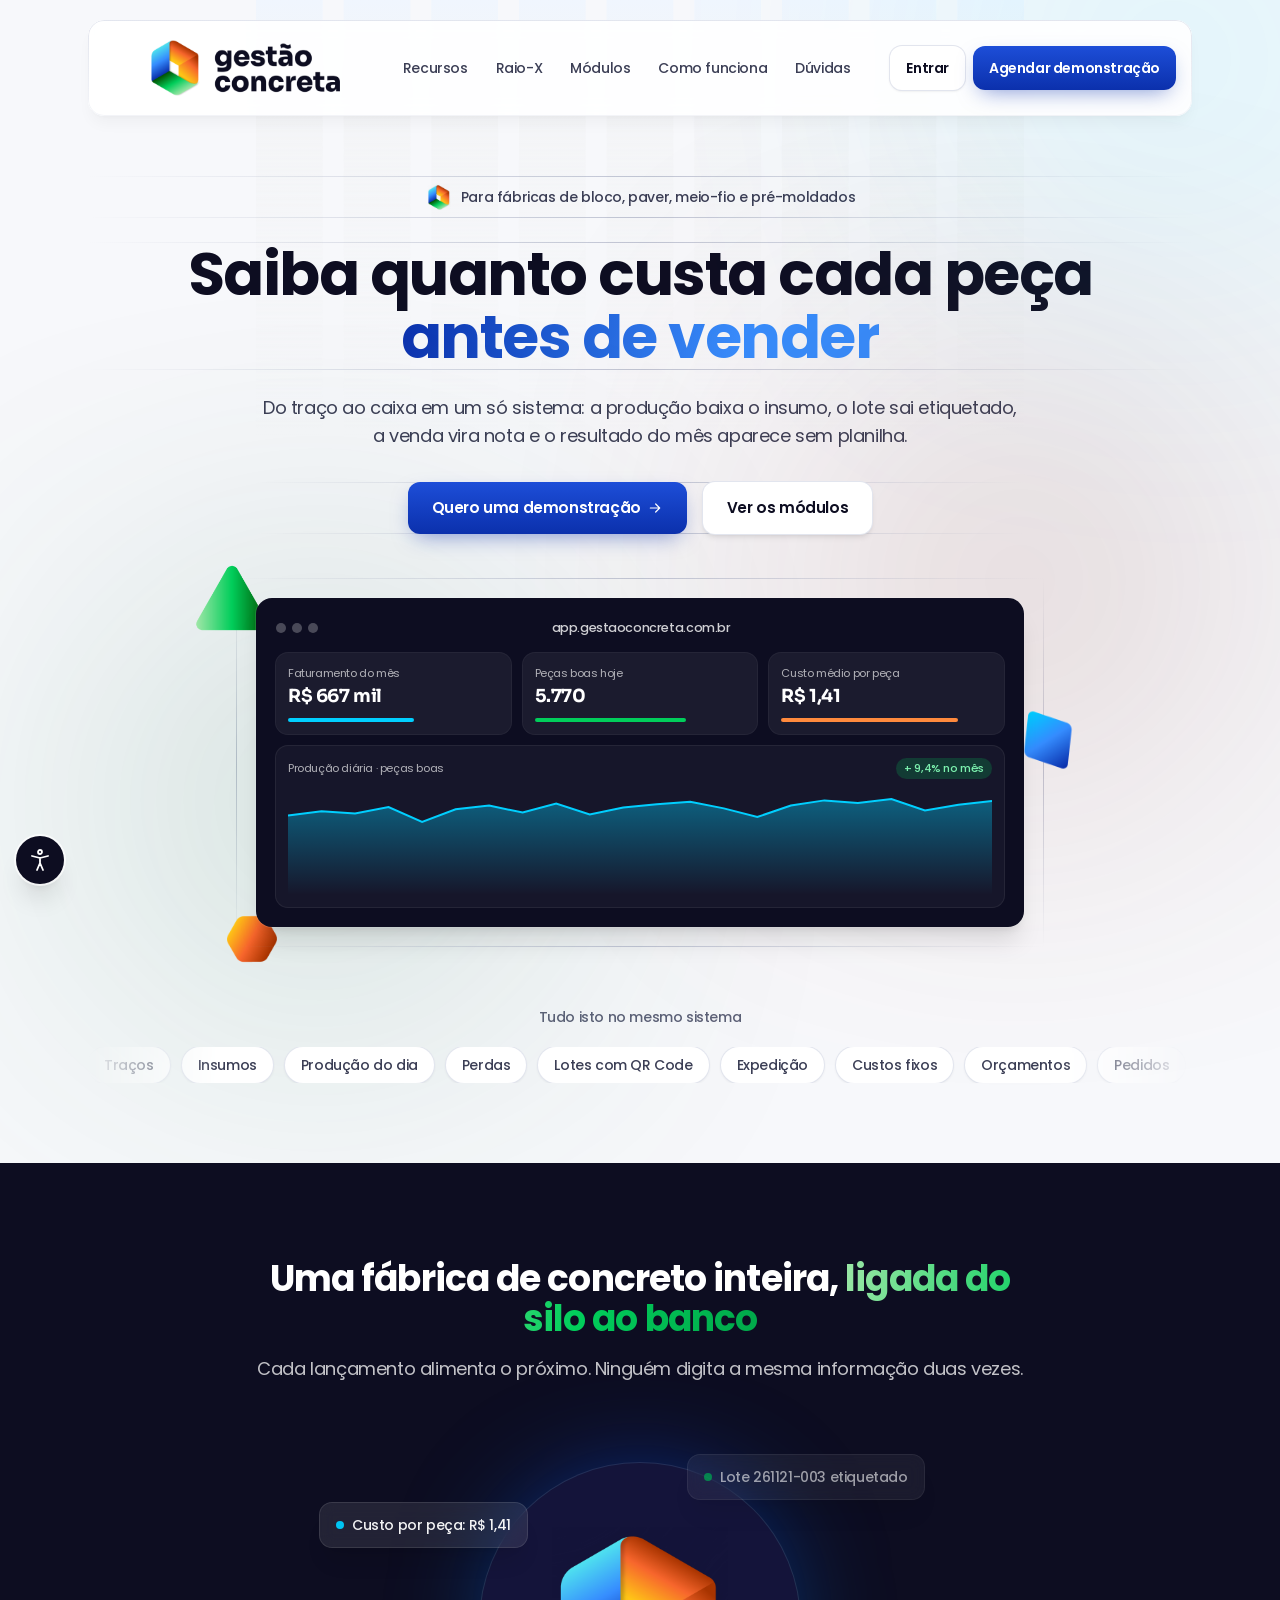
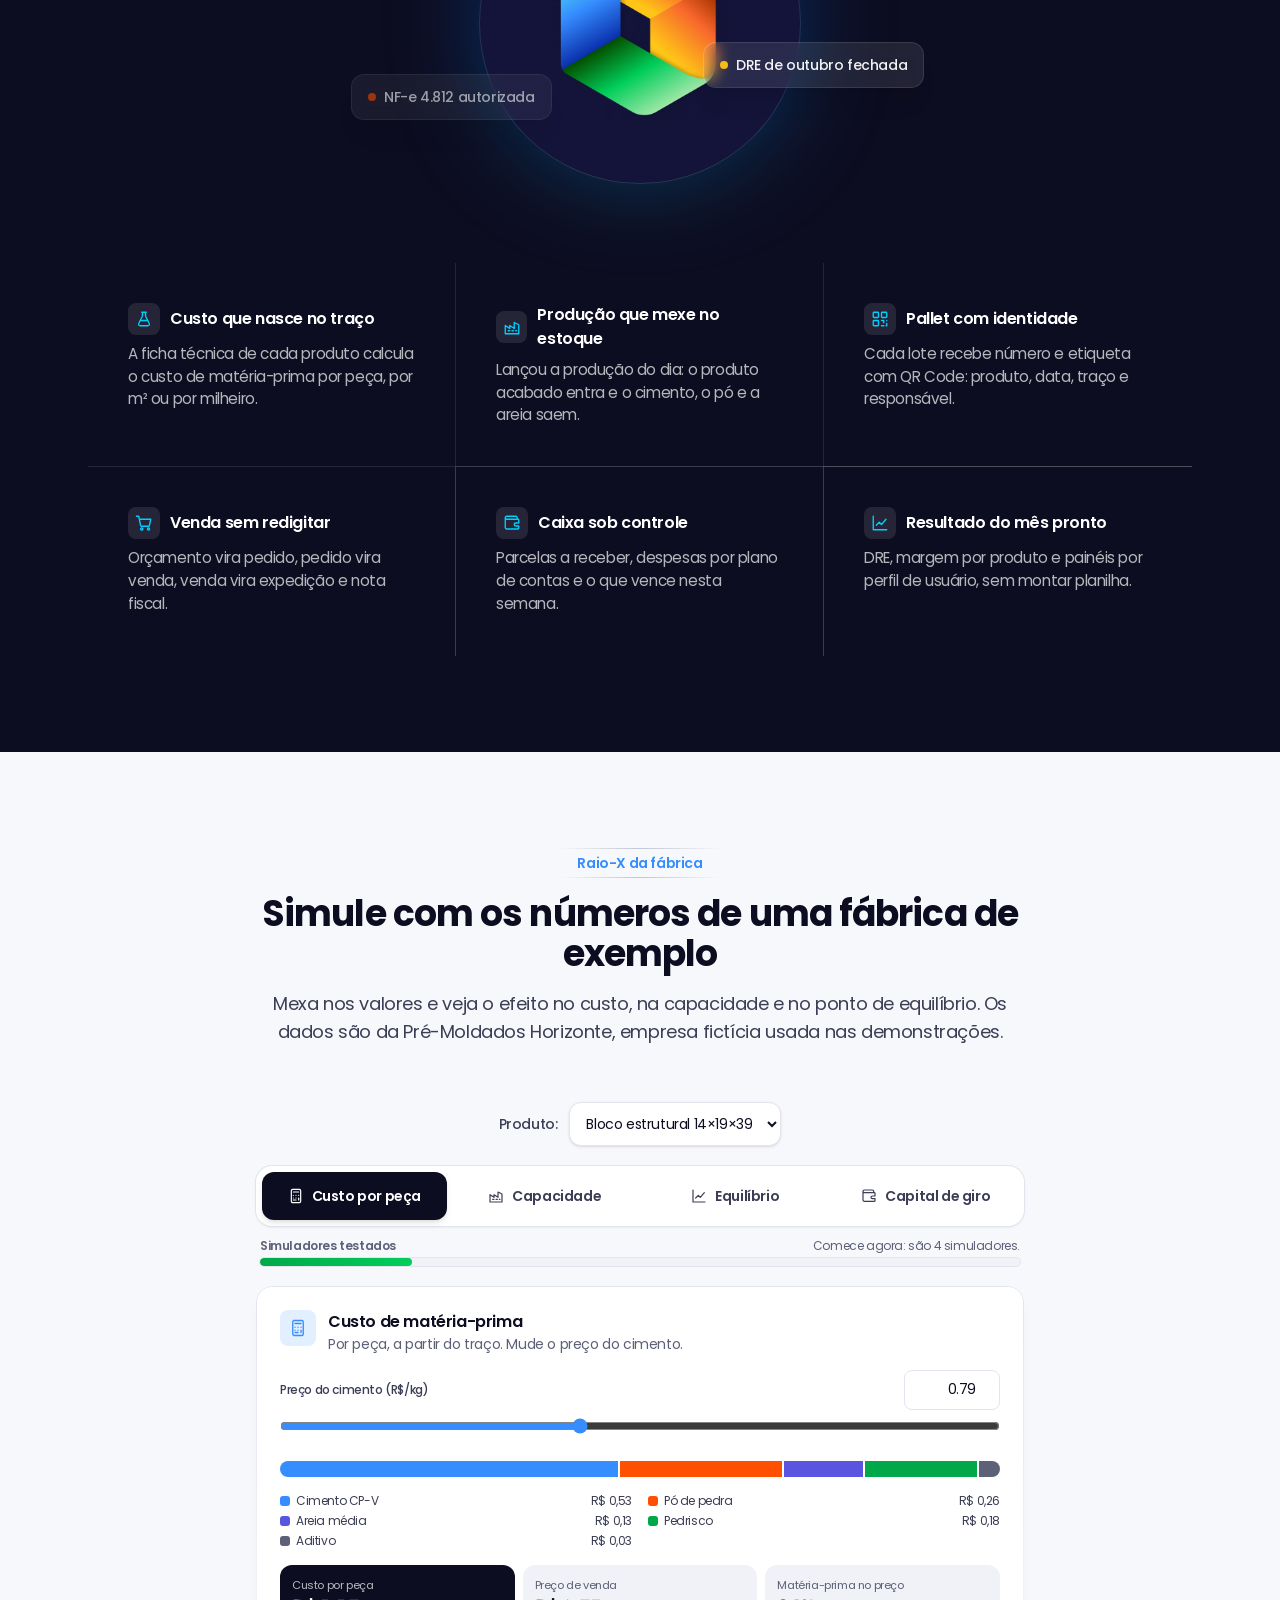
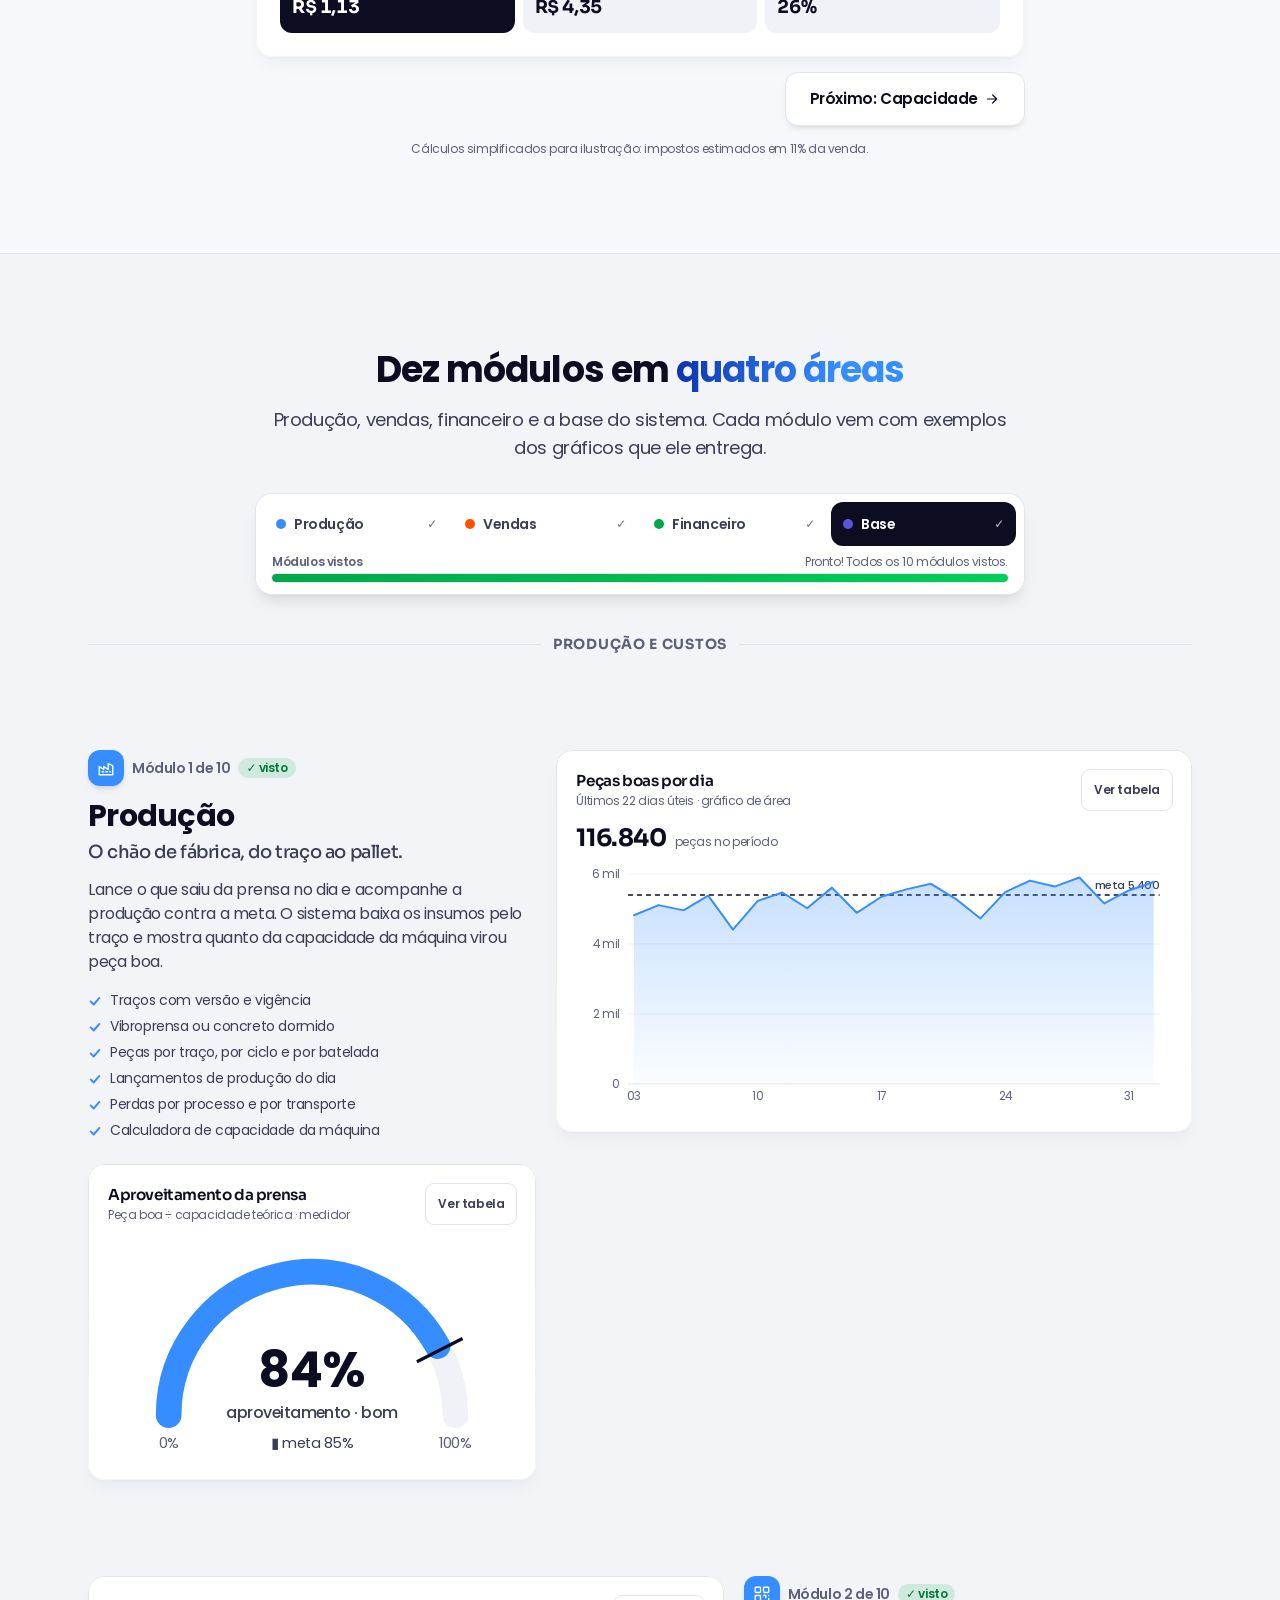
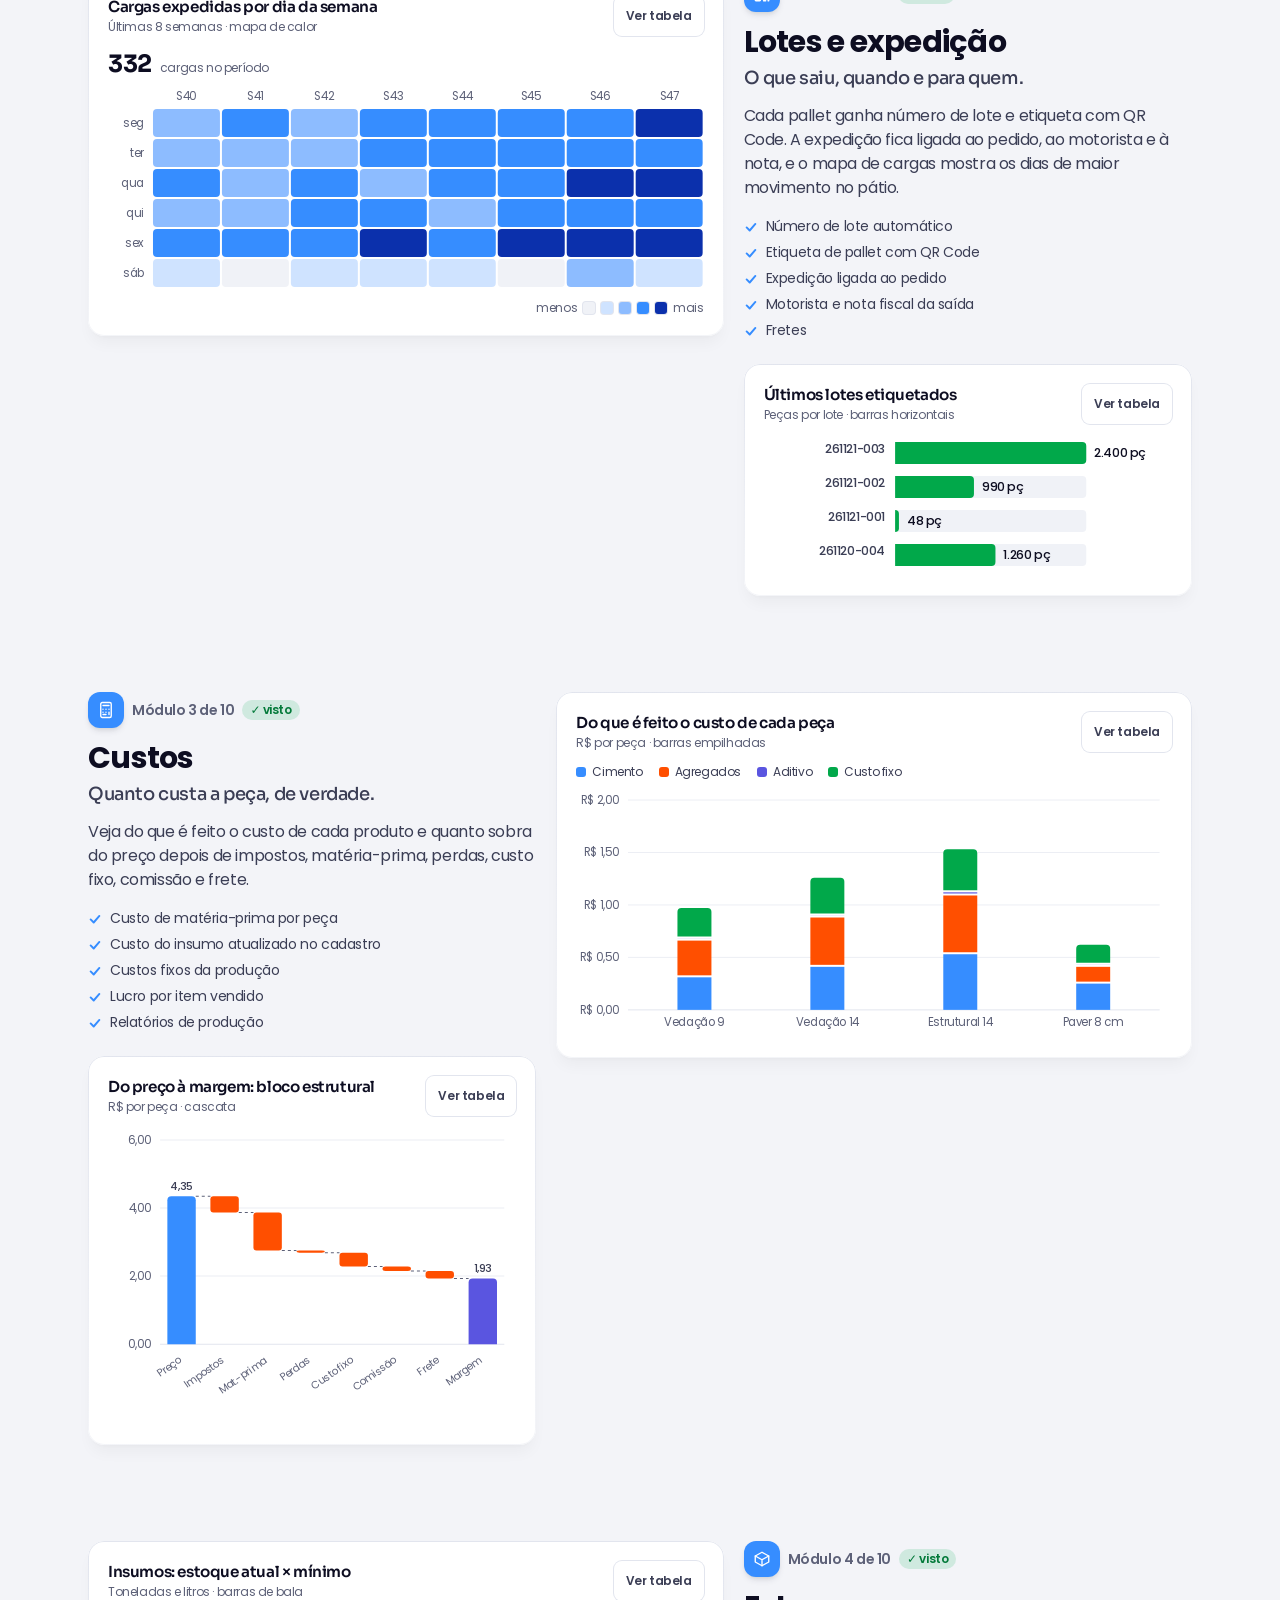
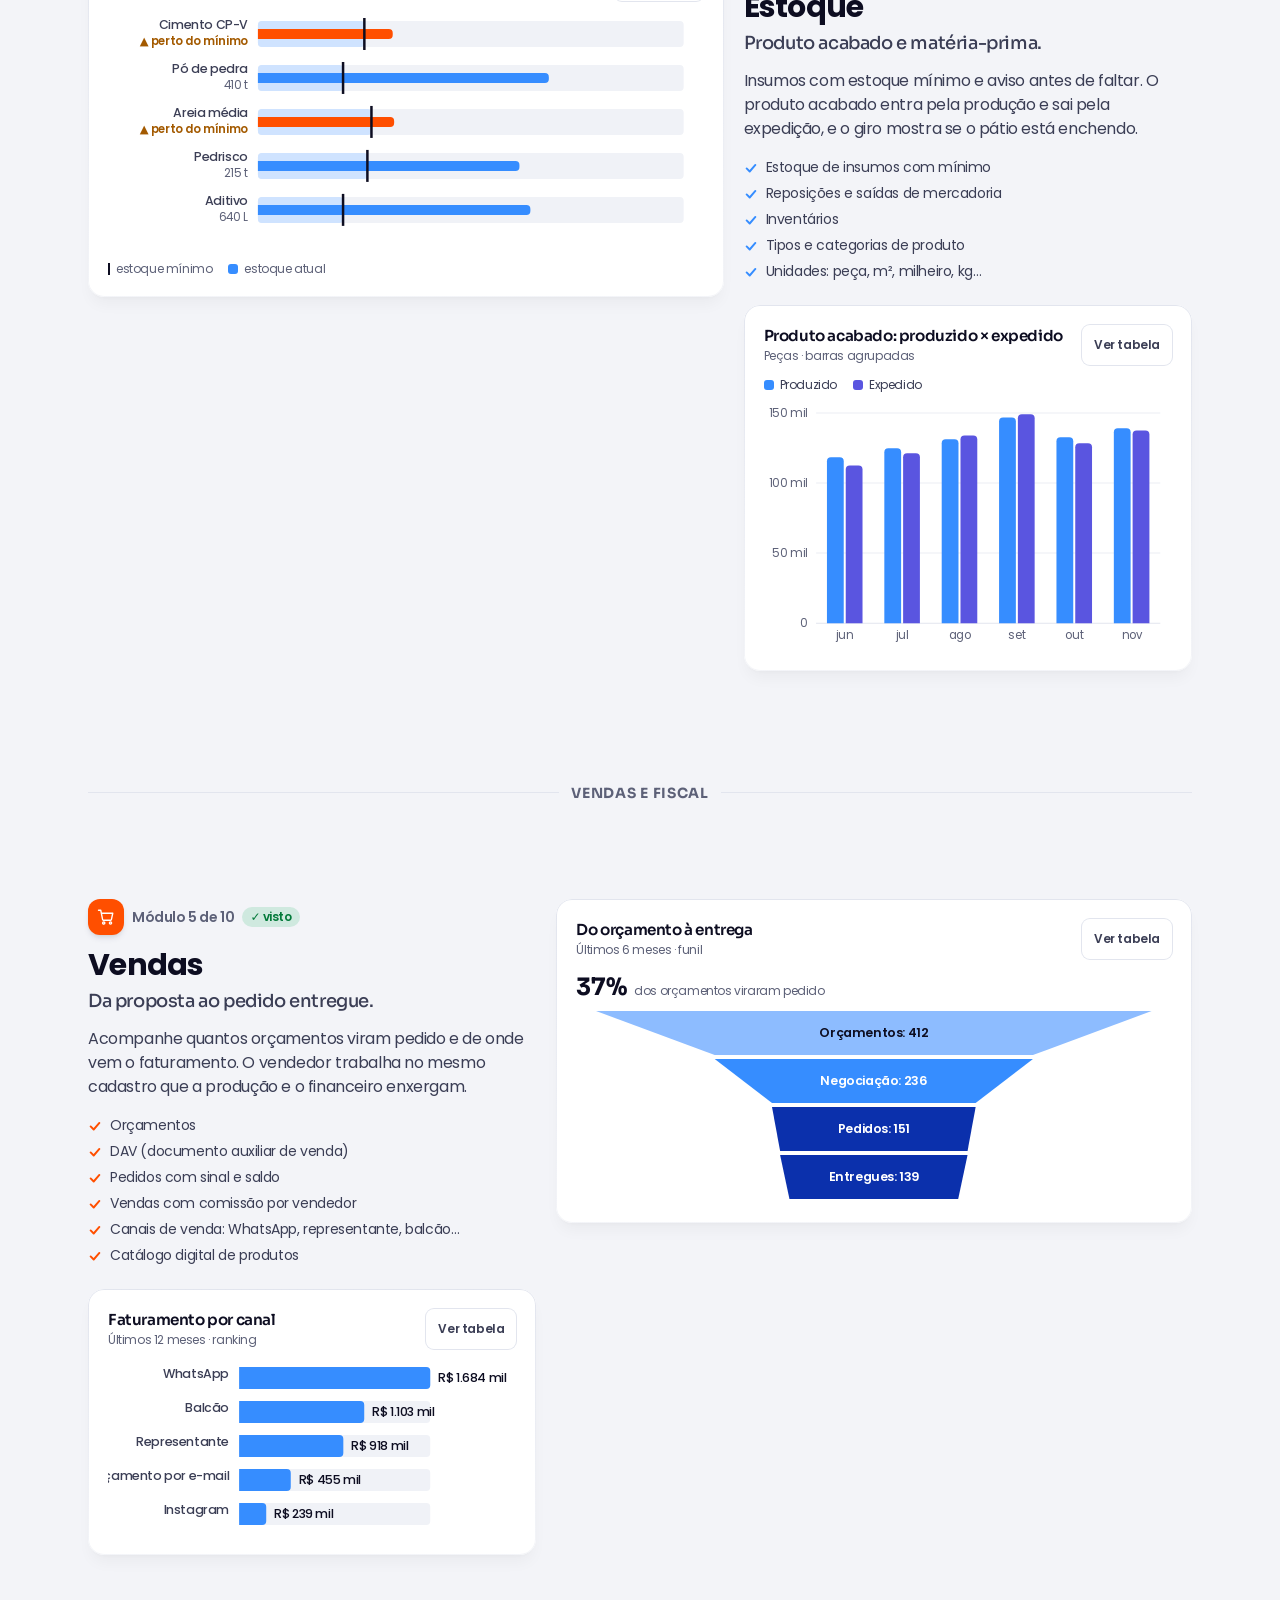
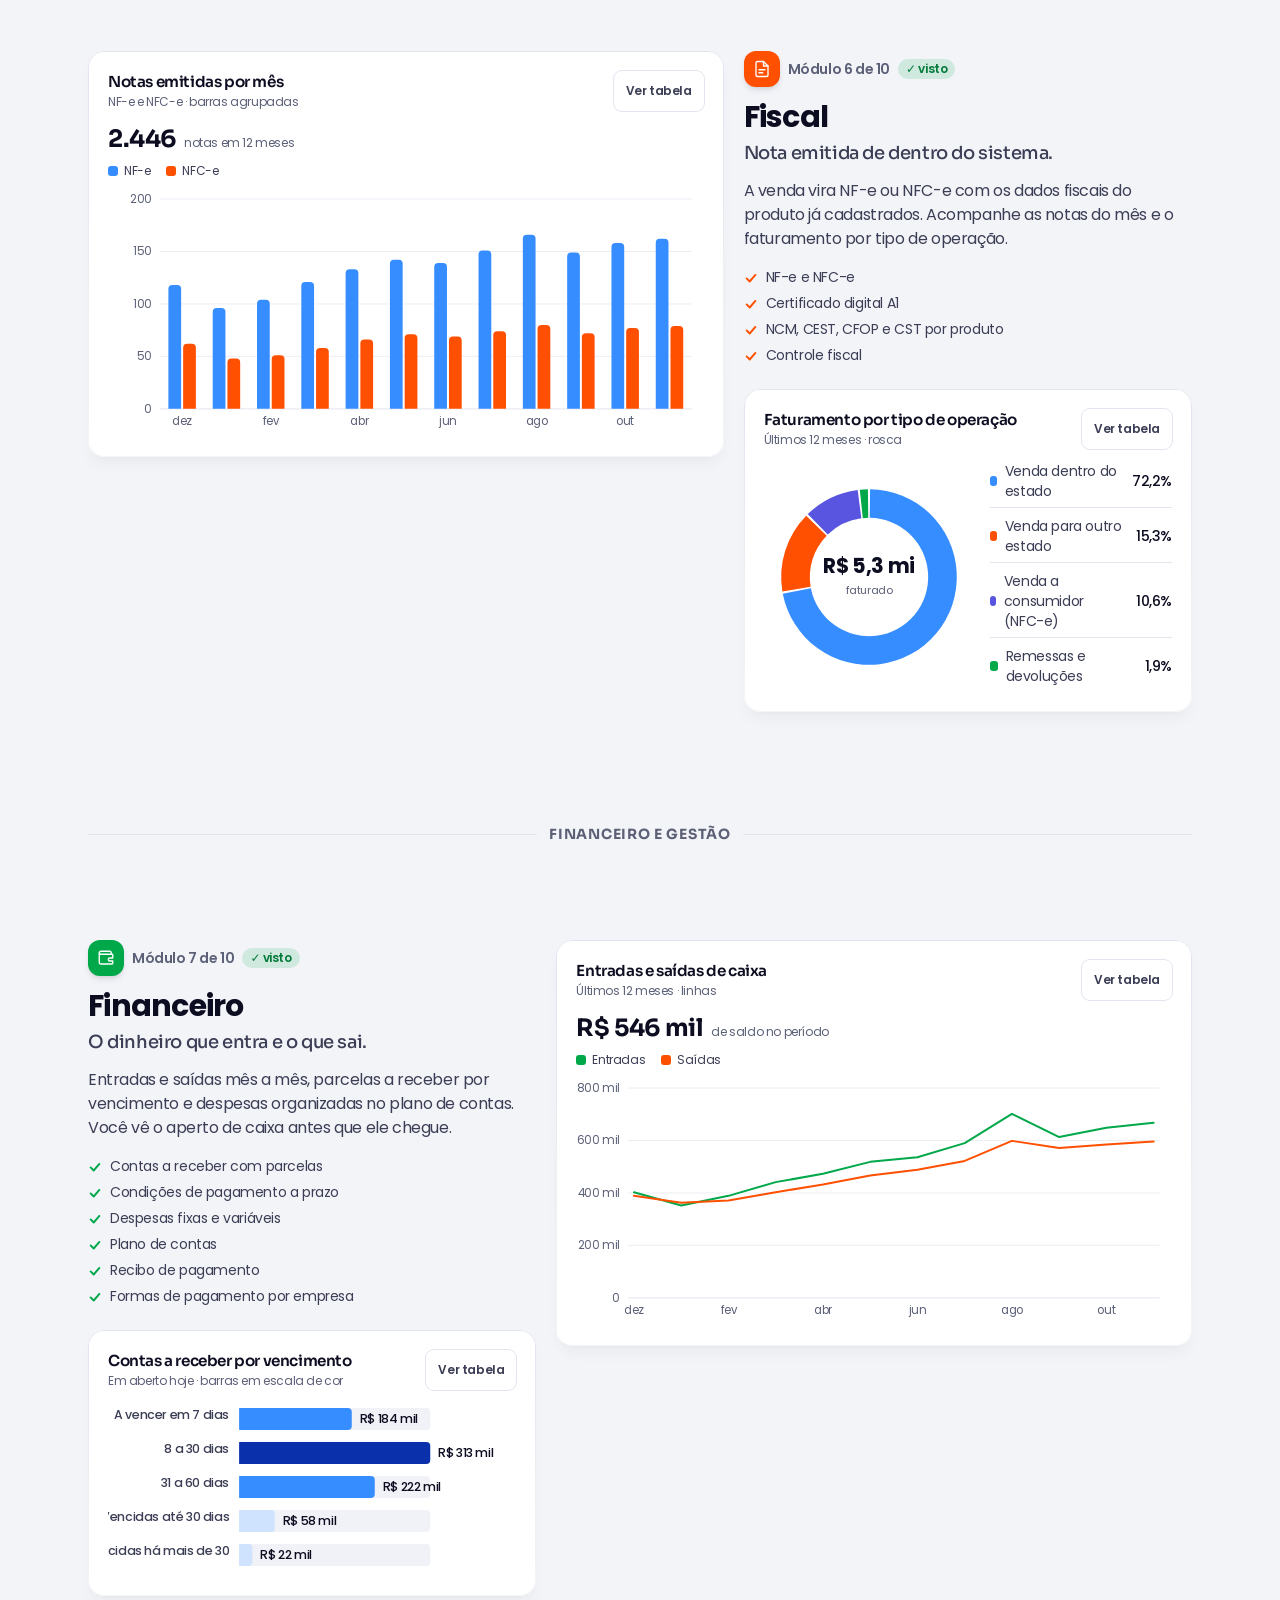
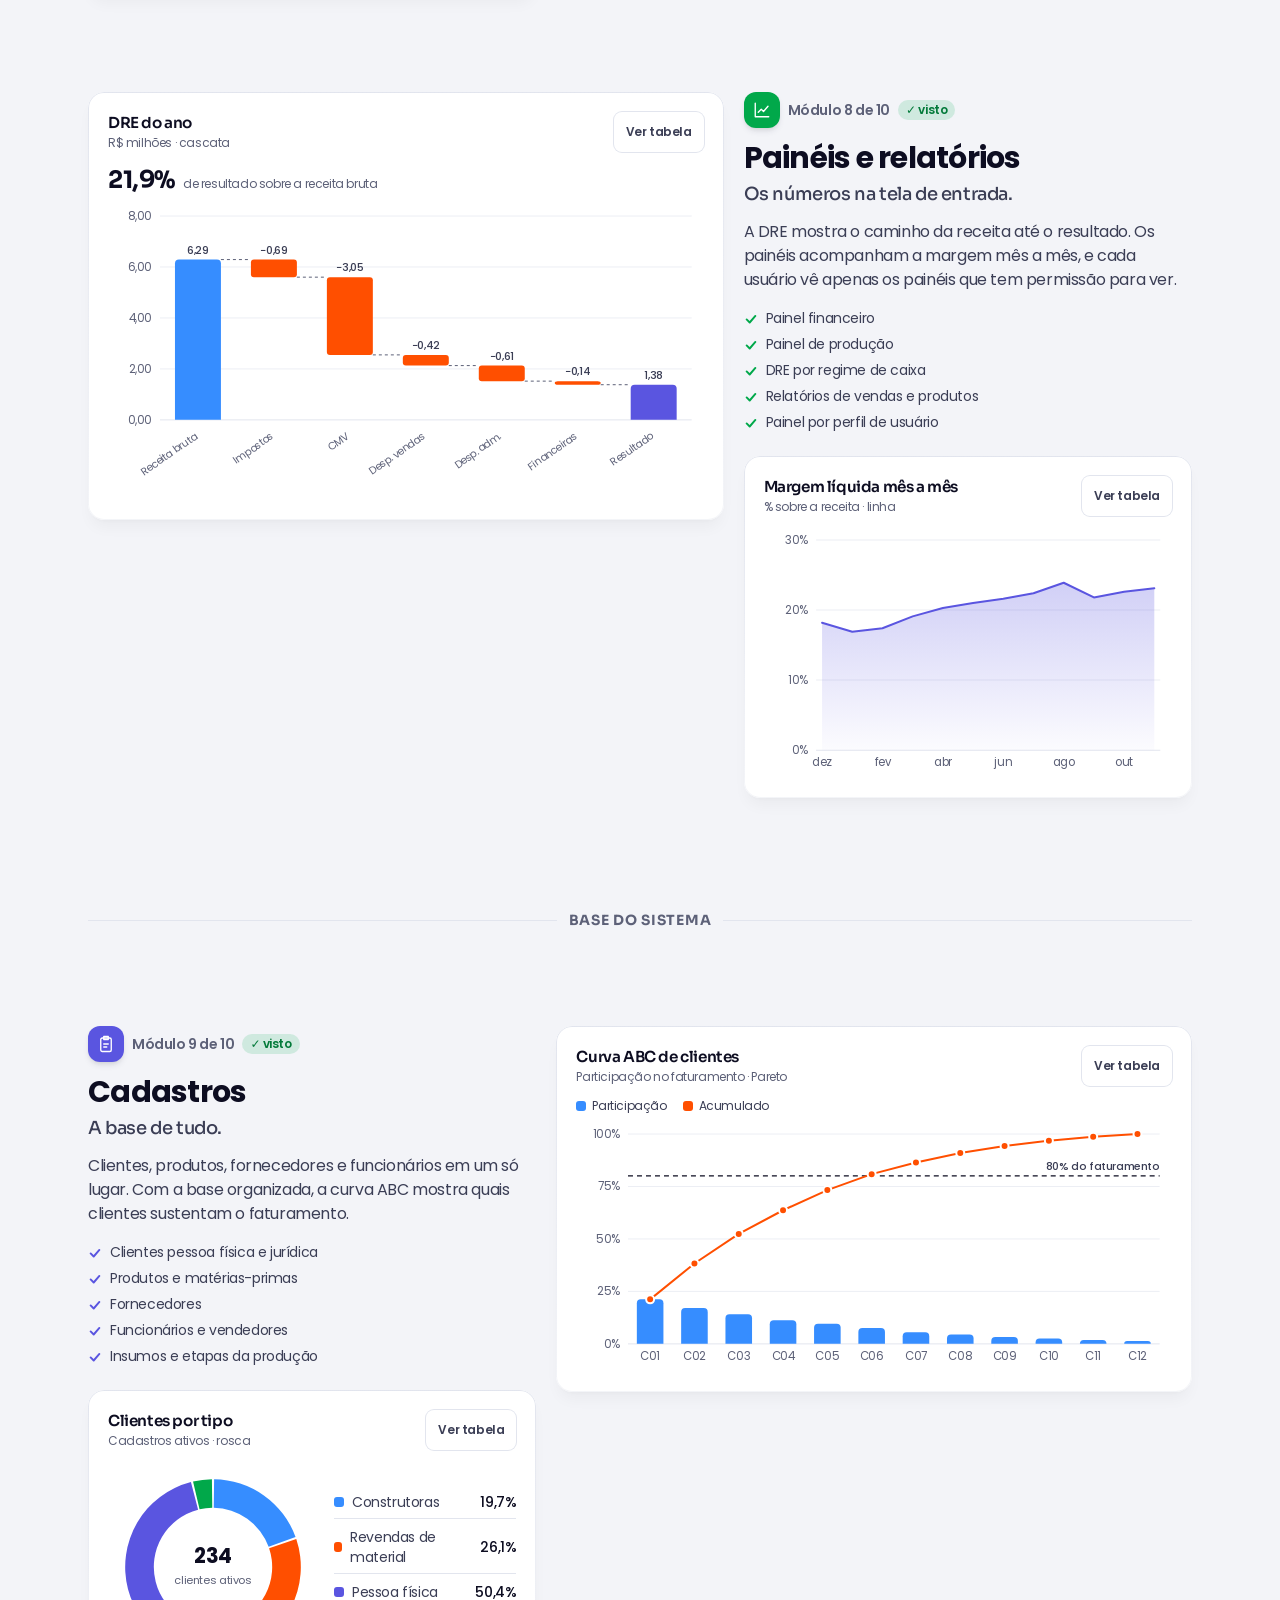
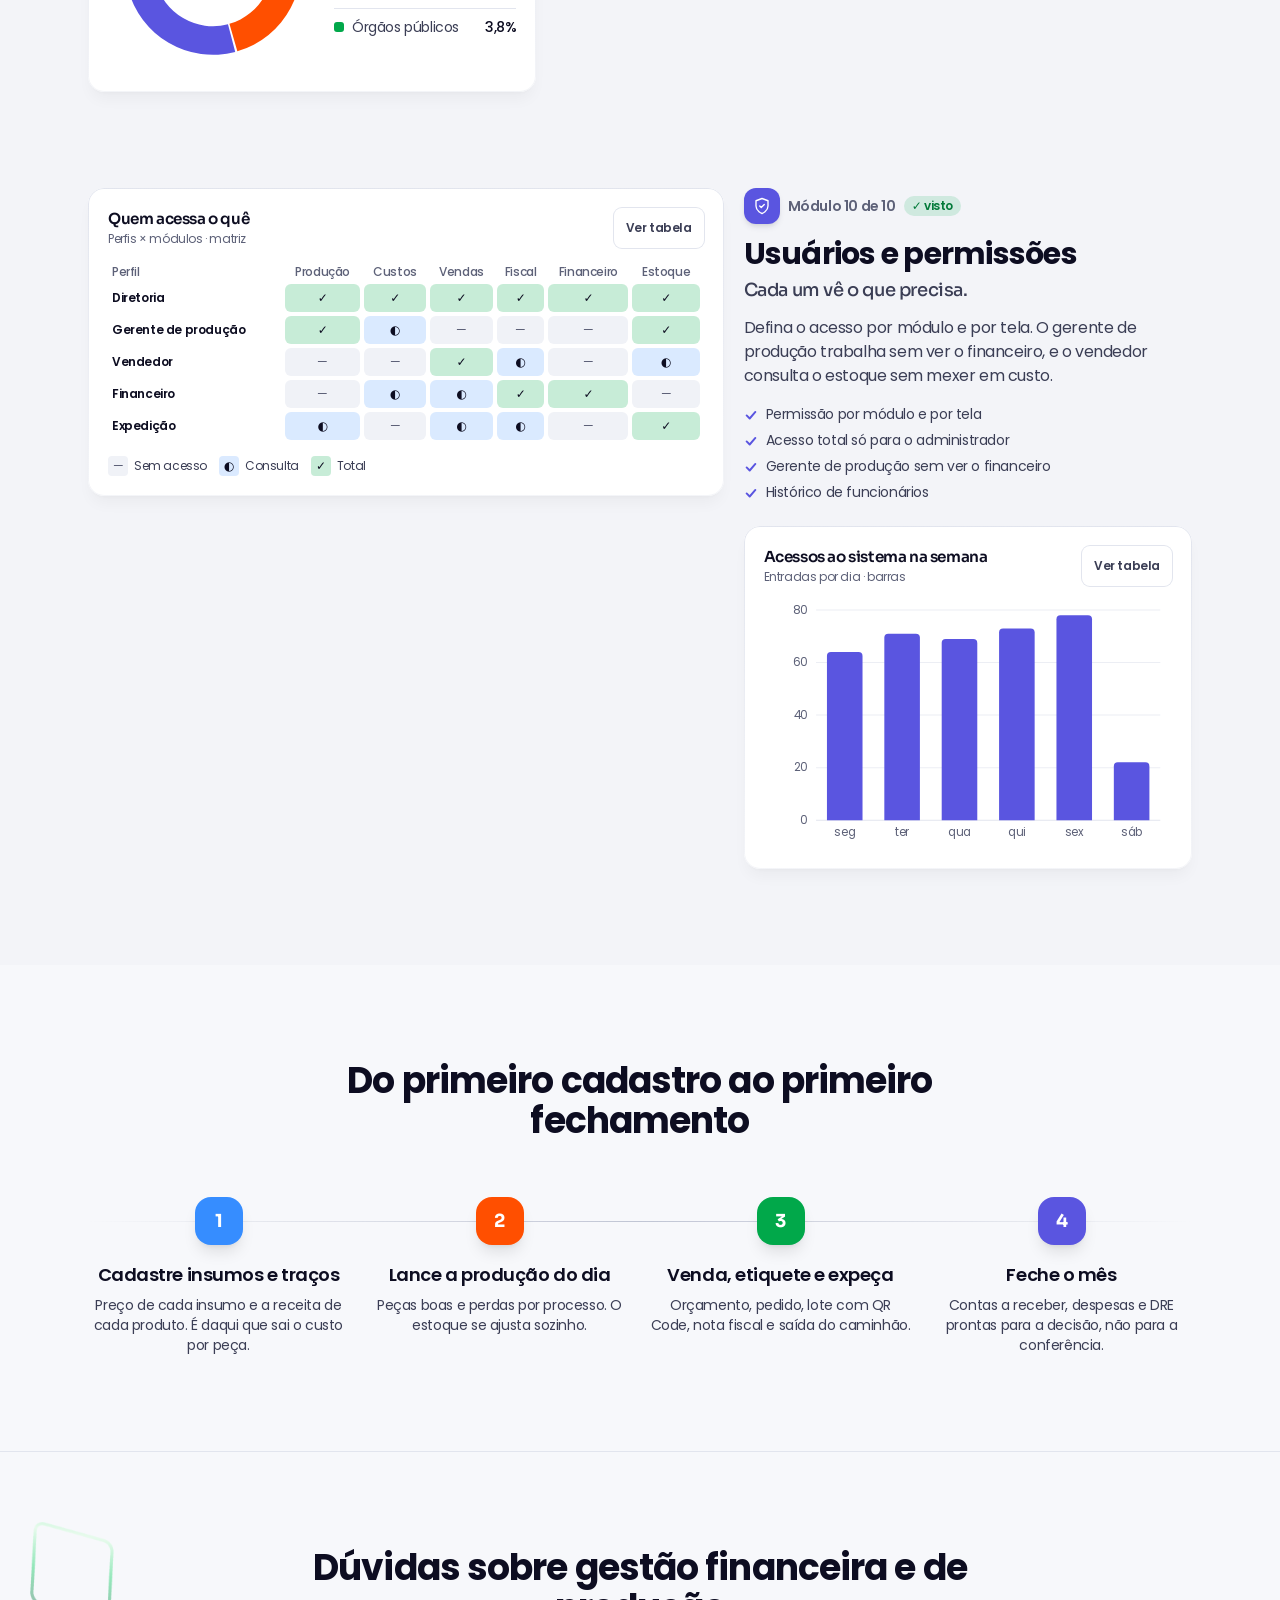
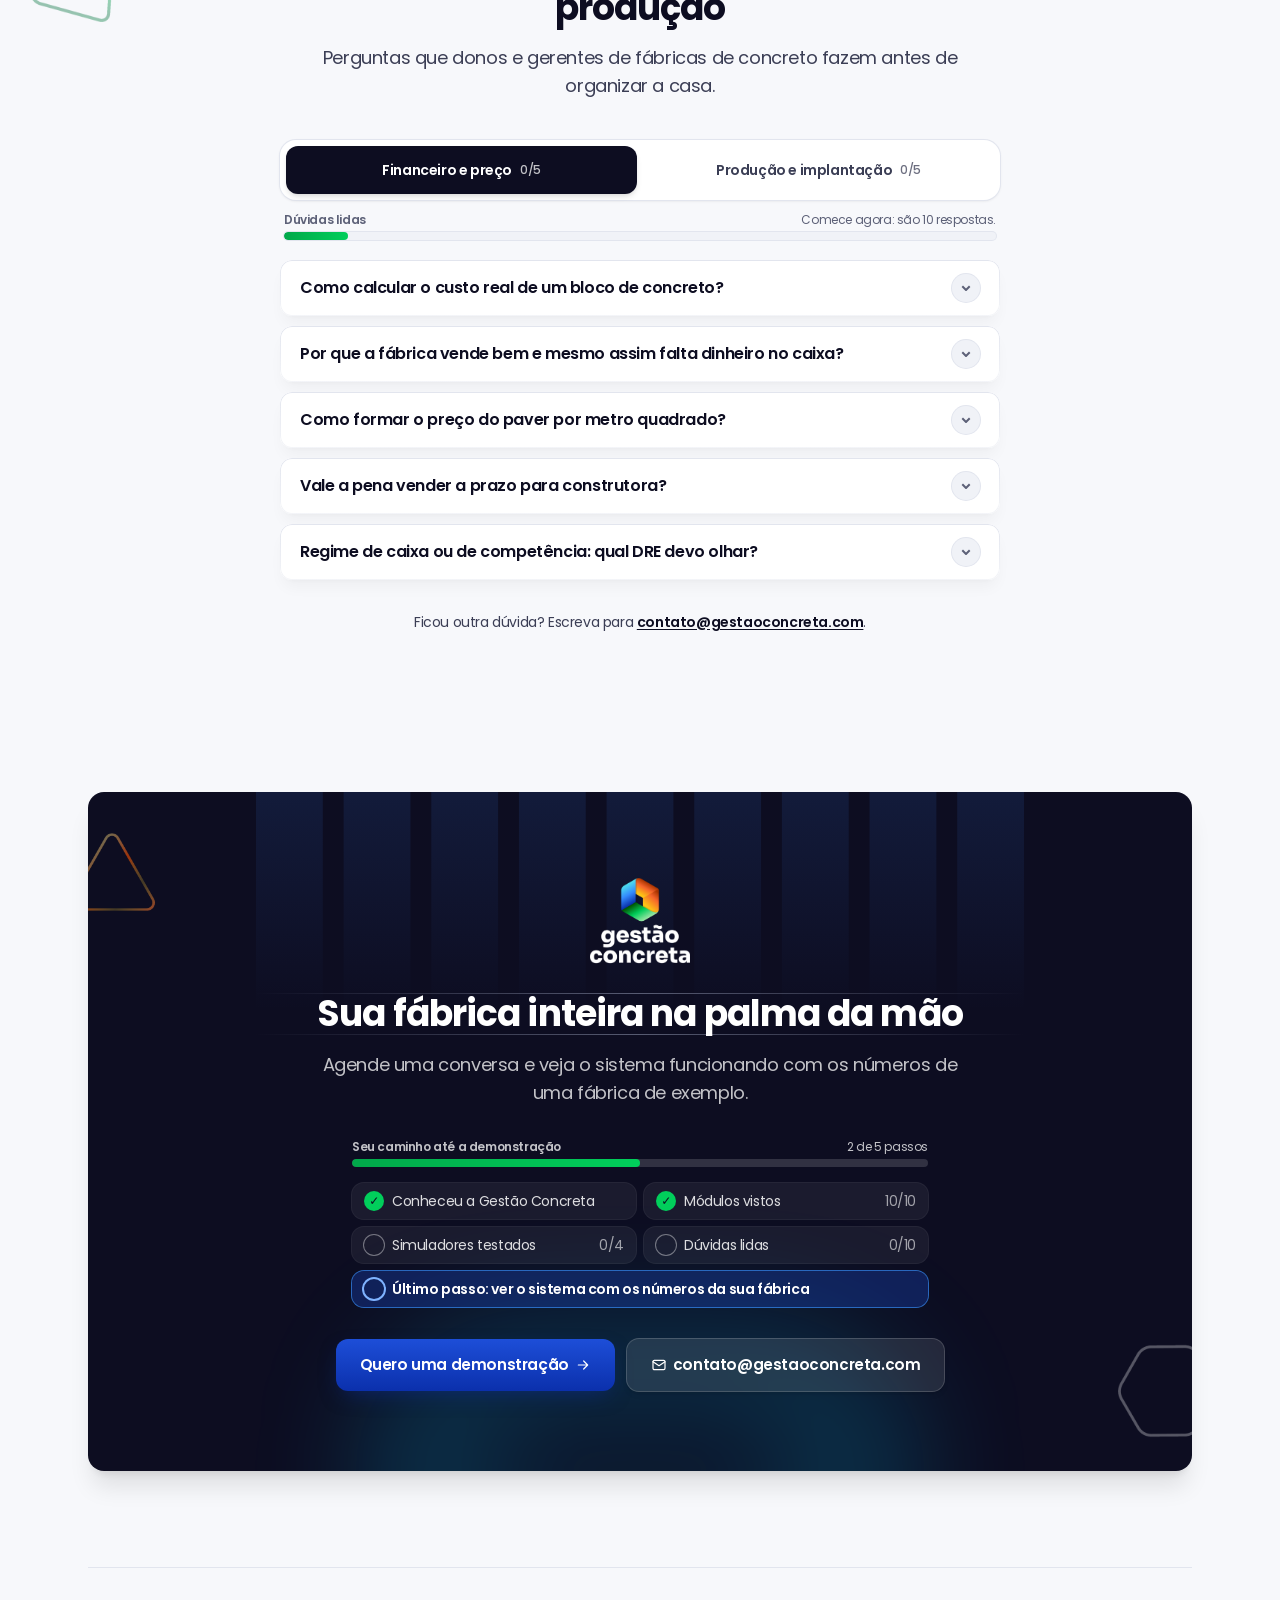
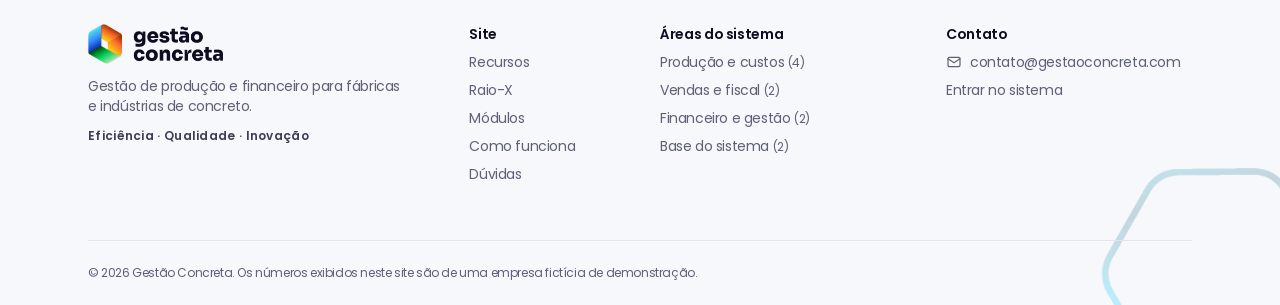
<file: index.html>
<!DOCTYPE html><!--rQ3udbWvZWQl1QeBiL_gv--><html lang="pt-BR" data-tema="claro" data-contraste="normal" data-movimento="normal"><head><meta charSet="utf-8"/><meta name="viewport" content="width=device-width, initial-scale=1"/><link rel="preload" href="/_next/static/media/b65882aea40895ff-s.p.ttf" as="font" crossorigin="" type="font/ttf"/><link rel="preload" href="/_next/static/media/b77c440ca9b87d33-s.p.ttf" as="font" crossorigin="" type="font/ttf"/><link rel="preload" href="/_next/static/media/d73b390dc2633c93-s.p.ttf" as="font" crossorigin="" type="font/ttf"/><link rel="preload" href="/_next/static/media/e33b242085fea3bf-s.p.ttf" as="font" crossorigin="" type="font/ttf"/><link rel="preload" href="/_next/static/media/ecf729077cedfaf0-s.p.ttf" as="font" crossorigin="" type="font/ttf"/><link rel="preload" as="image" href="/marca/logos/logo-horizontal-positiva-transparente.png"/><link rel="preload" as="image" href="/marca/logos/logo-horizontal-negativa-transparente.png"/><link rel="preload" as="image" href="/imagens/fundo/stripes.svg"/><link rel="stylesheet" href="/_next/static/css/05f416d57861d085.css" data-precedence="next"/><link rel="preload" as="script" fetchPriority="low" href="/_next/static/chunks/webpack-6ee9a981f274dc11.js"/><script src="/_next/static/chunks/4bd1b696-c023c6e3521b1417.js" async=""></script><script src="/_next/static/chunks/255-0e5ac6cd71b0e266.js" async=""></script><script src="/_next/static/chunks/main-app-4111e4307b3f79c0.js" async=""></script><script src="/_next/static/chunks/239-a04d7d8c0728e830.js" async=""></script><script src="/_next/static/chunks/619-9168df9c2a29b74b.js" async=""></script><script src="/_next/static/chunks/app/(default)/layout-9bfc2e1d11279949.js" async=""></script><script src="/_next/static/chunks/app/(default)/page-315bb1eeca11f27e.js" async=""></script><meta name="next-size-adjust" content=""/><meta name="theme-color" content="#0D0D21"/><title>Gestão Concreta — gestão de produção e financeiro para fábricas de concreto</title><meta name="description" content="Sistema de gestão para fábricas e indústrias de concreto: traço com custo por peça, produção, lotes com QR Code, vendas, NF-e, contas a receber e DRE no mesmo lugar."/><meta property="og:title" content="Gestão Concreta — gestão de produção e financeiro para fábricas de concreto"/><meta property="og:description" content="Sistema de gestão para fábricas e indústrias de concreto: traço com custo por peça, produção, lotes com QR Code, vendas, NF-e, contas a receber e DRE no mesmo lugar."/><meta property="og:locale" content="pt_BR"/><meta property="og:image" content="https://xn--gestoconcreta-zeb.com/marca/logos/logo-horizontal-negativa-transparente.png"/><meta property="og:type" content="website"/><meta name="twitter:card" content="summary_large_image"/><meta name="twitter:title" content="Gestão Concreta — gestão de produção e financeiro para fábricas de concreto"/><meta name="twitter:description" content="Sistema de gestão para fábricas e indústrias de concreto: traço com custo por peça, produção, lotes com QR Code, vendas, NF-e, contas a receber e DRE no mesmo lugar."/><meta name="twitter:image" content="https://xn--gestoconcreta-zeb.com/marca/logos/logo-horizontal-negativa-transparente.png"/><link rel="icon" href="/favicon.ico" type="image/x-icon" sizes="16x16"/><link rel="icon" href="/marca/favicons/favicon-32x32.png" sizes="32x32" type="image/png"/><link rel="icon" href="/marca/favicons/favicon-192x192.png" sizes="192x192" type="image/png"/><link rel="apple-touch-icon" href="/marca/favicons/apple-touch-icon.png"/><script>(function(){try{var p=Object.assign({"fonte":100,"tema":"sistema","contraste":"normal","movimento":"sistema"},JSON.parse(localStorage.getItem("gc-acessibilidade")||"{}"));var d=document.documentElement;var esc=p.tema==="escuro"||(p.tema==="sistema"&&matchMedia("(prefers-color-scheme: dark)").matches);d.dataset.tema=esc?"escuro":"claro";d.dataset.contraste=p.contraste;var red=p.movimento==="reduzido"||(p.movimento==="sistema"&&matchMedia("(prefers-reduced-motion: reduce)").matches);d.dataset.movimento=red?"reduzido":"normal";d.style.setProperty("--escala-fonte",p.fonte+"%")}catch(e){}})();</script><script src="/_next/static/chunks/polyfills-42372ed130431b0a.js" noModule=""></script></head><body class="__variable_627bf3 __variable_5f56ca bg-fundo font-texto tracking-tight text-tinta antialiased"><div hidden=""><!--$--><!--/$--></div><a href="#conteudo" class="sr-only z-50 rounded-lg bg-preto px-4 py-2 text-white focus:not-sr-only focus:fixed focus:left-4 focus:top-4">Pular para o conteúdo</a><div class="flex min-h-screen flex-col overflow-hidden supports-[overflow:clip]:overflow-clip"><header class="fixed top-2 z-30 w-full md:top-5"><div class="mx-auto max-w-6xl px-4 sm:px-6"><div class="cartao relative flex items-center justify-between gap-3 overflow-hidden rounded-2xl! bg-superficie/90! px-4 backdrop-blur-sm transition-[height] duration-200 h-20 md:h-24"><div class="flex h-full flex-1 items-center lg:justify-center lg:pl-2"><a class="inline-flex shrink-0" aria-label="Gestão Concreta — início" href="/"><img alt="" width="1072" height="317" decoding="async" data-nimg="1" class="w-auto transition-[height] duration-200 h-11 md:h-14 escuro:hidden" style="color:transparent" src="/marca/logos/logo-horizontal-positiva-transparente.png"/><img alt="" width="1072" height="317" decoding="async" data-nimg="1" class="w-auto transition-[height] duration-200 h-11 md:h-14 hidden escuro:block" style="color:transparent" src="/marca/logos/logo-horizontal-negativa-transparente.png"/></a></div><nav aria-label="Seções do site" class="hidden shrink-0 lg:block"><ul class="flex items-center gap-1 text-sm"><li><a href="#recursos" class="flex min-h-11 items-center rounded-lg px-3 font-medium transition duration-150 hover:bg-superficie-2 hover:text-tinta text-tinta-2">Recursos</a></li><li><a href="#raio-x" class="flex min-h-11 items-center rounded-lg px-3 font-medium transition duration-150 hover:bg-superficie-2 hover:text-tinta text-tinta-2">Raio-X</a></li><li><a href="#modulos" class="flex min-h-11 items-center rounded-lg px-3 font-medium transition duration-150 hover:bg-superficie-2 hover:text-tinta text-tinta-2">Módulos</a></li><li><a href="#como-funciona" class="flex min-h-11 items-center rounded-lg px-3 font-medium transition duration-150 hover:bg-superficie-2 hover:text-tinta text-tinta-2">Como funciona</a></li><li><a href="#duvidas" class="flex min-h-11 items-center rounded-lg px-3 font-medium transition duration-150 hover:bg-superficie-2 hover:text-tinta text-tinta-2">Dúvidas</a></li></ul></nav><div class="flex shrink-0 items-center gap-2 lg:ml-4"><a href="https://app.gestaoconcreta.com.br" class="btn-sm btn-claro hidden sm:inline-flex">Entrar</a><a href="mailto:contato@gestaoconcreta.com?subject=Quero%20conhecer%20a%20Gest%C3%A3o%20Concreta" class="btn-sm btn-principal hidden sm:inline-flex">Agendar demonstração</a><button type="button" class="flex size-11 items-center justify-center rounded-lg text-tinta hover:bg-superficie-2 lg:hidden" aria-expanded="false" aria-controls="menu-movel" aria-label="Abrir menu"><svg viewBox="0 0 24 24" fill="none" stroke="currentColor" stroke-width="1.8" stroke-linecap="round" stroke-linejoin="round" class="size-5" aria-hidden="true"><path d="M4 7h16M4 12h16M4 17h16"></path></svg></button></div><span aria-hidden="true" class="absolute bottom-0 left-0 h-[3px] bg-linear-to-r from-[#01A84A] to-[#01CE5B] transition-[width] duration-150" style="width:0%"></span></div></div></header><main id="conteudo" class="grow" tabindex="-1"><section class="relative"><div class="pointer-events-none absolute left-1/2 top-0 -z-10 -translate-x-1/2" aria-hidden="true"><img alt="" width="768" height="432" decoding="async" data-nimg="1" class="max-w-none opacity-80 escuro:hidden" style="color:transparent" src="/imagens/fundo/stripes.svg"/></div><div class="pointer-events-none absolute -top-32 left-1/2 ml-[560px] -translate-x-1/2" aria-hidden="true"><div class="h-80 w-80 rounded-full bg-linear-to-tr from-[#00CFFF] opacity-50 blur-[160px]"></div></div><div class="pointer-events-none absolute left-1/2 top-[420px] ml-[380px] -translate-x-1/2" aria-hidden="true"><div class="h-80 w-80 rounded-full bg-linear-to-tr from-[#FF4F00] to-[#0D0D21] opacity-40 blur-[160px]"></div></div><div class="pointer-events-none absolute left-1/2 top-[640px] -ml-[320px] -translate-x-1/2" aria-hidden="true"><div class="h-80 w-80 rounded-full bg-linear-to-tr from-[#01CE5B] to-[#0D0D21] opacity-40 blur-[160px]"></div></div><div class="mx-auto max-w-6xl px-4 sm:px-6"><div class="pb-12 pt-32 md:pb-20 md:pt-44"><div class="pb-12 text-center md:pb-16"><div class="linha-y mb-6" data-revelar="true"><p class="flex flex-wrap items-center justify-center gap-2 py-1.5 text-sm font-medium text-tinta-2"><img alt="" loading="lazy" width="28" height="28" decoding="async" data-nimg="1" class="size-7" style="color:transparent" src="/marca/simbolo/simbolo-principal-transparente.png"/>Para fábricas de bloco, paver, meio-fio e pré-moldados</p></div><h1 class="linha-y mb-6 text-[2.6rem] font-bold leading-[1.05] md:text-6xl" data-revelar="true" style="--atraso:60ms">Saiba quanto custa cada peça<!-- --> <br class="max-lg:hidden"/><span class="degrade-azul">antes de vender</span></h1><div class="mx-auto max-w-3xl"><p class="mb-8 text-lg text-tinta-2" data-revelar="true" style="--atraso:120ms">Do traço ao caixa em um só sistema: a produção baixa o insumo, o lote sai etiquetado, a venda vira nota e o resultado do mês aparece sem planilha.</p><div class="relative before:absolute before:inset-0 before:linha-y"><div class="relative mx-auto max-w-xs sm:flex sm:max-w-none sm:justify-center" data-revelar="true" style="--atraso:180ms"><a class="btn btn-principal group mb-4 w-full sm:mb-0 sm:w-auto" href="mailto:contato@gestaoconcreta.com?subject=Quero%20conhecer%20a%20Gest%C3%A3o%20Concreta">Quero uma demonstração<svg viewBox="0 0 24 24" fill="none" stroke="currentColor" stroke-width="1.8" stroke-linecap="round" stroke-linejoin="round" class="size-4 transition-transform group-hover:translate-x-0.5" aria-hidden="true"><path d="M5 12h14M13 6l6 6-6 6"></path></svg></a><a class="btn btn-claro w-full sm:ml-4 sm:w-auto" href="#modulos">Ver os módulos</a></div></div></div></div><div class="relative mx-auto max-w-3xl" data-revelar="true" style="--atraso:240ms"><img alt="" aria-hidden="true" loading="lazy" width="300" height="300" decoding="async" data-nimg="1" class="pointer-events-none absolute -left-16 -top-10 hidden w-20 animate-flutuar md:block" style="color:transparent" src="/marca/elementos/triangulo-verde.png"/><img alt="" aria-hidden="true" loading="lazy" width="300" height="300" decoding="async" data-nimg="1" class="pointer-events-none absolute -right-14 top-1/3 hidden w-16 animate-flutuar md:block" style="color:transparent;animation-delay:1.2s" src="/marca/elementos/losango-azul.png"/><img alt="" aria-hidden="true" loading="lazy" width="300" height="300" decoding="async" data-nimg="1" class="pointer-events-none absolute -bottom-10 -left-8 hidden w-14 animate-flutuar md:block" style="color:transparent;animation-delay:2.4s" src="/marca/elementos/hexagono-laranja.png"/><div class="relative rounded-2xl bg-preto p-4 shadow-xl ring-1 ring-white/10 before:pointer-events-none before:absolute before:-inset-5 before:linha-y after:absolute after:-inset-5 after:-z-10 after:linha-x sm:p-5" role="img" aria-label="Ilustração de painel: faturamento do mês R$ 667 mil, 5.770 peças boas hoje, custo médio de R$ 1,41 por peça e gráfico de produção diária subindo."><div class="mb-4 flex items-center justify-between" aria-hidden="true"><span class="flex gap-1.5"><span class="size-2.5 rounded-full bg-white/25"></span><span class="size-2.5 rounded-full bg-white/25"></span><span class="size-2.5 rounded-full bg-white/25"></span></span><span class="text-[0.8rem] font-medium text-white/80">app.gestaoconcreta.com.br</span><span class="w-10"></span></div><div class="grid gap-3 sm:grid-cols-3" aria-hidden="true"><div class="animate-flutuar rounded-xl bg-white/[0.06] p-3 ring-1 ring-white/10" style="animation-delay:0s"><p class="text-[0.7rem] text-white/65">Faturamento do mês</p><p class="font-titulo text-lg font-bold text-white">R$ 667 mil</p><span class="mt-2 block h-1 rounded-full" style="background:#00CFFF;width:60%"></span></div><div class="animate-flutuar rounded-xl bg-white/[0.06] p-3 ring-1 ring-white/10" style="animation-delay:0.6s"><p class="text-[0.7rem] text-white/65">Peças boas hoje</p><p class="font-titulo text-lg font-bold text-white">5.770</p><span class="mt-2 block h-1 rounded-full" style="background:#01CE5B;width:72%"></span></div><div class="animate-flutuar rounded-xl bg-white/[0.06] p-3 ring-1 ring-white/10" style="animation-delay:1.2s"><p class="text-[0.7rem] text-white/65">Custo médio por peça</p><p class="font-titulo text-lg font-bold text-white">R$ 1,41</p><span class="mt-2 block h-1 rounded-full" style="background:#FF8A3D;width:84%"></span></div></div><div class="mt-3 rounded-xl bg-white/[0.04] p-3 ring-1 ring-white/10" aria-hidden="true"><div class="mb-1 flex items-center justify-between text-[0.7rem] text-white/65"><span>Produção diária · peças boas</span><span class="rounded-full bg-[#01CE5B]/20 px-2 py-0.5 font-medium text-[#7CF0AE]">+ 9,4% no mês</span></div><svg viewBox="0 0 100 42" preserveAspectRatio="none" class="h-28 w-full"><defs><linearGradient id="topo-area" x1="0" x2="0" y1="0" y2="1"><stop offset="0%" stop-color="#00CFFF" stop-opacity="0.4"></stop><stop offset="100%" stop-color="#00CFFF" stop-opacity="0"></stop></linearGradient></defs><path d="M0,42 L0,12.223728813559323 L4.761904761904762,10.552542372881355 L9.523809523809524,11.416949152542376 L14.285714285714285,8.996610169491529 L19.047619047619047,14.586440677966102 L23.809523809523807,9.861016949152543 L28.57142857142857,8.477966101694914 L33.33333333333333,11.071186440677966 L38.095238095238095,7.671186440677964 L42.857142857142854,11.820338983050846 L47.61904761904761,9.169491525423727 L52.38095238095239,7.959322033898303 L57.14285714285714,7.037288135593222 L61.904761904761905,9.515254237288136 L66.66666666666666,12.74237288135593 L71.42857142857143,8.420338983050847 L76.19047619047619,6.5186440677966075 L80.95238095238095,7.498305084745759 L85.71428571428571,6 L90.47619047619048,10.264406779661016 L95.23809523809523,8.132203389830508 L100,6.749152542372883 L100,42 Z" fill="url(#topo-area)"></path><path d="M0,12.223728813559323 L4.761904761904762,10.552542372881355 L9.523809523809524,11.416949152542376 L14.285714285714285,8.996610169491529 L19.047619047619047,14.586440677966102 L23.809523809523807,9.861016949152543 L28.57142857142857,8.477966101694914 L33.33333333333333,11.071186440677966 L38.095238095238095,7.671186440677964 L42.857142857142854,11.820338983050846 L47.61904761904761,9.169491525423727 L52.38095238095239,7.959322033898303 L57.14285714285714,7.037288135593222 L61.904761904761905,9.515254237288136 L66.66666666666666,12.74237288135593 L71.42857142857143,8.420338983050847 L76.19047619047619,6.5186440677966075 L80.95238095238095,7.498305084745759 L85.71428571428571,6 L90.47619047619048,10.264406779661016 L95.23809523809523,8.132203389830508 L100,6.749152542372883" fill="none" stroke="#00CFFF" stroke-width="0.8" vector-effect="non-scaling-stroke" style="stroke-width:2"></path></svg></div></div></div></div></div></section><section aria-label="Tudo isto no mesmo sistema" class="pb-12 md:pb-20"><div class="mx-auto max-w-6xl px-4 sm:px-6"><p class="mb-5 text-center text-sm font-medium text-suave">Tudo isto no mesmo sistema</p><div class="relative overflow-hidden [mask-image:linear-gradient(to_right,transparent,black_12%,black_88%,transparent)]"><ul class="flex w-max animate-rolar gap-3" aria-hidden="true"><li class="whitespace-nowrap rounded-full bg-superficie px-4 py-2 text-sm font-medium text-tinta-2 shadow-sm ring-1 ring-linha">Traços</li><li class="whitespace-nowrap rounded-full bg-superficie px-4 py-2 text-sm font-medium text-tinta-2 shadow-sm ring-1 ring-linha">Insumos</li><li class="whitespace-nowrap rounded-full bg-superficie px-4 py-2 text-sm font-medium text-tinta-2 shadow-sm ring-1 ring-linha">Produção do dia</li><li class="whitespace-nowrap rounded-full bg-superficie px-4 py-2 text-sm font-medium text-tinta-2 shadow-sm ring-1 ring-linha">Perdas</li><li class="whitespace-nowrap rounded-full bg-superficie px-4 py-2 text-sm font-medium text-tinta-2 shadow-sm ring-1 ring-linha">Lotes com QR Code</li><li class="whitespace-nowrap rounded-full bg-superficie px-4 py-2 text-sm font-medium text-tinta-2 shadow-sm ring-1 ring-linha">Expedição</li><li class="whitespace-nowrap rounded-full bg-superficie px-4 py-2 text-sm font-medium text-tinta-2 shadow-sm ring-1 ring-linha">Custos fixos</li><li class="whitespace-nowrap rounded-full bg-superficie px-4 py-2 text-sm font-medium text-tinta-2 shadow-sm ring-1 ring-linha">Orçamentos</li><li class="whitespace-nowrap rounded-full bg-superficie px-4 py-2 text-sm font-medium text-tinta-2 shadow-sm ring-1 ring-linha">Pedidos</li><li class="whitespace-nowrap rounded-full bg-superficie px-4 py-2 text-sm font-medium text-tinta-2 shadow-sm ring-1 ring-linha">NF-e e NFC-e</li><li class="whitespace-nowrap rounded-full bg-superficie px-4 py-2 text-sm font-medium text-tinta-2 shadow-sm ring-1 ring-linha">Contas a receber</li><li class="whitespace-nowrap rounded-full bg-superficie px-4 py-2 text-sm font-medium text-tinta-2 shadow-sm ring-1 ring-linha">Despesas</li><li class="whitespace-nowrap rounded-full bg-superficie px-4 py-2 text-sm font-medium text-tinta-2 shadow-sm ring-1 ring-linha">Plano de contas</li><li class="whitespace-nowrap rounded-full bg-superficie px-4 py-2 text-sm font-medium text-tinta-2 shadow-sm ring-1 ring-linha">DRE</li><li class="whitespace-nowrap rounded-full bg-superficie px-4 py-2 text-sm font-medium text-tinta-2 shadow-sm ring-1 ring-linha">Estoque</li><li class="whitespace-nowrap rounded-full bg-superficie px-4 py-2 text-sm font-medium text-tinta-2 shadow-sm ring-1 ring-linha">Permissões</li><li class="whitespace-nowrap rounded-full bg-superficie px-4 py-2 text-sm font-medium text-tinta-2 shadow-sm ring-1 ring-linha">Traços</li><li class="whitespace-nowrap rounded-full bg-superficie px-4 py-2 text-sm font-medium text-tinta-2 shadow-sm ring-1 ring-linha">Insumos</li><li class="whitespace-nowrap rounded-full bg-superficie px-4 py-2 text-sm font-medium text-tinta-2 shadow-sm ring-1 ring-linha">Produção do dia</li><li class="whitespace-nowrap rounded-full bg-superficie px-4 py-2 text-sm font-medium text-tinta-2 shadow-sm ring-1 ring-linha">Perdas</li><li class="whitespace-nowrap rounded-full bg-superficie px-4 py-2 text-sm font-medium text-tinta-2 shadow-sm ring-1 ring-linha">Lotes com QR Code</li><li class="whitespace-nowrap rounded-full bg-superficie px-4 py-2 text-sm font-medium text-tinta-2 shadow-sm ring-1 ring-linha">Expedição</li><li class="whitespace-nowrap rounded-full bg-superficie px-4 py-2 text-sm font-medium text-tinta-2 shadow-sm ring-1 ring-linha">Custos fixos</li><li class="whitespace-nowrap rounded-full bg-superficie px-4 py-2 text-sm font-medium text-tinta-2 shadow-sm ring-1 ring-linha">Orçamentos</li><li class="whitespace-nowrap rounded-full bg-superficie px-4 py-2 text-sm font-medium text-tinta-2 shadow-sm ring-1 ring-linha">Pedidos</li><li class="whitespace-nowrap rounded-full bg-superficie px-4 py-2 text-sm font-medium text-tinta-2 shadow-sm ring-1 ring-linha">NF-e e NFC-e</li><li class="whitespace-nowrap rounded-full bg-superficie px-4 py-2 text-sm font-medium text-tinta-2 shadow-sm ring-1 ring-linha">Contas a receber</li><li class="whitespace-nowrap rounded-full bg-superficie px-4 py-2 text-sm font-medium text-tinta-2 shadow-sm ring-1 ring-linha">Despesas</li><li class="whitespace-nowrap rounded-full bg-superficie px-4 py-2 text-sm font-medium text-tinta-2 shadow-sm ring-1 ring-linha">Plano de contas</li><li class="whitespace-nowrap rounded-full bg-superficie px-4 py-2 text-sm font-medium text-tinta-2 shadow-sm ring-1 ring-linha">DRE</li><li class="whitespace-nowrap rounded-full bg-superficie px-4 py-2 text-sm font-medium text-tinta-2 shadow-sm ring-1 ring-linha">Estoque</li><li class="whitespace-nowrap rounded-full bg-superficie px-4 py-2 text-sm font-medium text-tinta-2 shadow-sm ring-1 ring-linha">Permissões</li></ul><ul class="sr-only"><li>Traços</li><li>Insumos</li><li>Produção do dia</li><li>Perdas</li><li>Lotes com QR Code</li><li>Expedição</li><li>Custos fixos</li><li>Orçamentos</li><li>Pedidos</li><li>NF-e e NFC-e</li><li>Contas a receber</li><li>Despesas</li><li>Plano de contas</li><li>DRE</li><li>Estoque</li><li>Permissões</li></ul></div></div></section><section id="recursos" class="relative bg-preto text-white"><div class="mx-auto max-w-6xl px-4 sm:px-6"><div class="py-14 md:py-24"><div class="mx-auto max-w-3xl pb-14 text-center md:pb-20"><h2 class="text-3xl font-bold text-white md:text-4xl">Uma fábrica de concreto inteira<!-- -->,<span class="degrade-verde"> ligada do silo ao banco</span></h2><p class="mt-4 text-lg text-white/75">Cada lançamento alimenta o próximo. Ninguém digita a mesma informação duas vezes.</p></div><div class="pb-16 md:pb-20" data-revelar="true"><div class="text-center"><div class="relative inline-flex rounded-full before:absolute before:inset-0 before:-z-0 before:scale-[.85] before:animate-pulsar before:rounded-full before:bg-linear-to-b before:from-[#0B30AC] before:to-[#00CFFF]/40 before:blur-3xl"><div class="relative flex size-64 items-center justify-center rounded-full bg-[#14143a] ring-1 ring-white/10 md:size-80"><img alt="Símbolo da Gestão Concreta: um cubo formado por triângulos" loading="lazy" width="600" height="600" decoding="async" data-nimg="1" class="w-40 md:w-52" style="color:transparent" src="/marca/simbolo/simbolo-principal-transparente.png"/></div><div class="pointer-events-none hidden md:block" aria-hidden="true"><span class="absolute z-10 inline-flex animate-flutuar items-center gap-2 whitespace-nowrap rounded-xl bg-white/10 px-4 py-3 text-sm font-medium text-white shadow-xl ring-1 ring-white/20 backdrop-blur -left-40 top-10 opacity-95" style="animation-delay:0s"><span class="size-2 rounded-full" style="background:#00CFFF"></span>Custo por peça: R$ 1,41</span><span class="absolute z-10 inline-flex animate-flutuar items-center gap-2 whitespace-nowrap rounded-xl bg-white/10 px-4 py-3 text-sm font-medium text-white shadow-xl ring-1 ring-white/20 backdrop-blur left-52 -top-2 opacity-60" style="animation-delay:1s"><span class="size-2 rounded-full" style="background:#01CE5B"></span>Lote 261121-003 etiquetado</span><span class="absolute z-10 inline-flex animate-flutuar items-center gap-2 whitespace-nowrap rounded-xl bg-white/10 px-4 py-3 text-sm font-medium text-white shadow-xl ring-1 ring-white/20 backdrop-blur -left-32 bottom-16 opacity-60" style="animation-delay:2s"><span class="size-2 rounded-full" style="background:#FF4F00"></span>NF-e 4.812 autorizada</span><span class="absolute z-10 inline-flex animate-flutuar items-center gap-2 whitespace-nowrap rounded-xl bg-white/10 px-4 py-3 text-sm font-medium text-white shadow-xl ring-1 ring-white/20 backdrop-blur left-56 bottom-24 opacity-95" style="animation-delay:3s"><span class="size-2 rounded-full" style="background:#FFC517"></span>DRE de outubro fechada</span></div></div></div></div><div class="grid overflow-hidden sm:grid-cols-2 lg:grid-cols-3 *:relative *:p-6 *:before:absolute *:before:bg-white/10 *:before:[block-size:100vh] *:before:[inline-size:1px] *:before:[inset-block-start:0] *:before:[inset-inline-start:-1px] *:after:absolute *:after:bg-white/10 *:after:[block-size:1px] *:after:[inline-size:100vw] *:after:[inset-block-start:-1px] *:after:[inset-inline-start:0] md:*:p-10"><article data-revelar="true" style="--atraso:0ms"><h3 class="mb-2 flex items-center gap-2.5 font-semibold text-white"><span class="flex size-8 items-center justify-center rounded-lg bg-white/10 text-[#00CFFF]"><svg viewBox="0 0 24 24" fill="none" stroke="currentColor" stroke-width="1.8" stroke-linecap="round" stroke-linejoin="round" class="size-[18px]" aria-hidden="true"><path d="M9 3h6M10 3v5L5 18a2 2 0 0 0 1.8 3h10.4a2 2 0 0 0 1.8-3L14 8V3"></path><path d="M7.5 14h9"></path></svg></span>Custo que nasce no traço</h3><p class="text-[0.95rem] text-white/70">A ficha técnica de cada produto calcula o custo de matéria-prima por peça, por m² ou por milheiro.</p></article><article data-revelar="true" style="--atraso:60ms"><h3 class="mb-2 flex items-center gap-2.5 font-semibold text-white"><span class="flex size-8 items-center justify-center rounded-lg bg-white/10 text-[#00CFFF]"><svg viewBox="0 0 24 24" fill="none" stroke="currentColor" stroke-width="1.8" stroke-linecap="round" stroke-linejoin="round" class="size-[18px]" aria-hidden="true"><path d="M3 21V10l6 4V10l6 4V6l6 3v12H3Z"></path><path d="M7 17h2M12 17h2M17 17h1"></path></svg></span>Produção que mexe no estoque</h3><p class="text-[0.95rem] text-white/70">Lançou a produção do dia: o produto acabado entra e o cimento, o pó e a areia saem.</p></article><article data-revelar="true" style="--atraso:120ms"><h3 class="mb-2 flex items-center gap-2.5 font-semibold text-white"><span class="flex size-8 items-center justify-center rounded-lg bg-white/10 text-[#00CFFF]"><svg viewBox="0 0 24 24" fill="none" stroke="currentColor" stroke-width="1.8" stroke-linecap="round" stroke-linejoin="round" class="size-[18px]" aria-hidden="true"><rect x="3" y="3" width="7" height="7" rx="1"></rect><rect x="14" y="3" width="7" height="7" rx="1"></rect><rect x="3" y="14" width="7" height="7" rx="1"></rect><path d="M14 14h3v3M21 14v.01M14 21h3M21 18v3h-1"></path></svg></span>Pallet com identidade</h3><p class="text-[0.95rem] text-white/70">Cada lote recebe número e etiqueta com QR Code: produto, data, traço e responsável.</p></article><article data-revelar="true" style="--atraso:0ms"><h3 class="mb-2 flex items-center gap-2.5 font-semibold text-white"><span class="flex size-8 items-center justify-center rounded-lg bg-white/10 text-[#00CFFF]"><svg viewBox="0 0 24 24" fill="none" stroke="currentColor" stroke-width="1.8" stroke-linecap="round" stroke-linejoin="round" class="size-[18px]" aria-hidden="true"><circle cx="9" cy="20" r="1.5"></circle><circle cx="18" cy="20" r="1.5"></circle><path d="M2 3h3l2.5 12.5a1 1 0 0 0 1 .8h9.7a1 1 0 0 0 1-.8L21 7H6"></path></svg></span>Venda sem redigitar</h3><p class="text-[0.95rem] text-white/70">Orçamento vira pedido, pedido vira venda, venda vira expedição e nota fiscal.</p></article><article data-revelar="true" style="--atraso:60ms"><h3 class="mb-2 flex items-center gap-2.5 font-semibold text-white"><span class="flex size-8 items-center justify-center rounded-lg bg-white/10 text-[#00CFFF]"><svg viewBox="0 0 24 24" fill="none" stroke="currentColor" stroke-width="1.8" stroke-linecap="round" stroke-linejoin="round" class="size-[18px]" aria-hidden="true"><path d="M19 7V5a2 2 0 0 0-2-2H5a2 2 0 0 0 0 4h15a1 1 0 0 1 1 1v4h-4a2 2 0 0 0 0 4h4v3a1 1 0 0 1-1 1H5a2 2 0 0 1-2-2V5"></path></svg></span>Caixa sob controle</h3><p class="text-[0.95rem] text-white/70">Parcelas a receber, despesas por plano de contas e o que vence nesta semana.</p></article><article data-revelar="true" style="--atraso:120ms"><h3 class="mb-2 flex items-center gap-2.5 font-semibold text-white"><span class="flex size-8 items-center justify-center rounded-lg bg-white/10 text-[#00CFFF]"><svg viewBox="0 0 24 24" fill="none" stroke="currentColor" stroke-width="1.8" stroke-linecap="round" stroke-linejoin="round" class="size-[18px]" aria-hidden="true"><path d="M3 3v18h18"></path><path d="M7 15l4-4 3 3 6-7"></path></svg></span>Resultado do mês pronto</h3><p class="text-[0.95rem] text-white/70">DRE, margem por produto e painéis por perfil de usuário, sem montar planilha.</p></article></div></div></div></section><section id="raio-x" class="relative py-14 md:py-24"><div class="mx-auto max-w-6xl px-4 sm:px-6"><div class="mx-auto max-w-3xl pb-10 text-center md:pb-14"><p class="linha-y mb-4 inline-block px-4 py-1 text-sm font-semibold text-[var(--s1)]">Raio-X da fábrica</p><h2 class="text-3xl font-bold md:text-4xl">Simule com os números de uma fábrica de exemplo</h2><p class="mt-4 text-lg text-tinta-2">Mexa nos valores e veja o efeito no custo, na capacidade e no ponto de equilíbrio. Os dados são da Pré-Moldados Horizonte, empresa fictícia usada nas demonstrações.</p></div><div class="mb-5 flex flex-wrap items-center justify-center gap-3" data-revelar="true"><label for="_R_8lt9flb_" class="text-sm font-medium text-tinta-2">Produto:</label><select id="_R_8lt9flb_" class="min-h-11 rounded-xl border border-linha bg-superficie px-3 text-sm text-tinta shadow-sm"><option value="est14" selected="">Bloco estrutural 14×19×39</option><option value="ved14">Bloco vedação 14×19×39</option><option value="ved9">Bloco vedação 9×19×39</option><option value="paver8">Paver 10×20×8 cinza</option></select></div><div class="mx-auto max-w-3xl"><div role="tablist" aria-label="Simuladores" class="mb-3 grid grid-cols-2 gap-1.5 rounded-2xl bg-superficie p-1.5 shadow-sm ring-1 ring-linha sm:grid-cols-4"><button id="sim-aba-0" type="button" role="tab" aria-selected="true" aria-controls="sim-painel-0" tabindex="0" class="flex min-h-12 items-center justify-center gap-2 rounded-xl px-3 text-sm font-semibold transition duration-150 active:scale-[0.97] bg-preto text-white shadow-md escuro:bg-white escuro:text-preto"><svg viewBox="0 0 24 24" fill="none" stroke="currentColor" stroke-width="1.8" stroke-linecap="round" stroke-linejoin="round" class="size-4" aria-hidden="true"><rect x="5" y="2" width="14" height="20" rx="2"></rect><path d="M8 6h8M8 11h.01M12 11h.01M16 11h.01M8 15h.01M12 15h.01M16 15v3M8 18h4"></path></svg>Custo por peça</button><button id="sim-aba-1" type="button" role="tab" aria-selected="false" aria-controls="sim-painel-1" tabindex="-1" class="flex min-h-12 items-center justify-center gap-2 rounded-xl px-3 text-sm font-semibold transition duration-150 active:scale-[0.97] text-tinta-2 hover:bg-superficie-2"><svg viewBox="0 0 24 24" fill="none" stroke="currentColor" stroke-width="1.8" stroke-linecap="round" stroke-linejoin="round" class="size-4" aria-hidden="true"><path d="M3 21V10l6 4V10l6 4V6l6 3v12H3Z"></path><path d="M7 17h2M12 17h2M17 17h1"></path></svg>Capacidade</button><button id="sim-aba-2" type="button" role="tab" aria-selected="false" aria-controls="sim-painel-2" tabindex="-1" class="flex min-h-12 items-center justify-center gap-2 rounded-xl px-3 text-sm font-semibold transition duration-150 active:scale-[0.97] text-tinta-2 hover:bg-superficie-2"><svg viewBox="0 0 24 24" fill="none" stroke="currentColor" stroke-width="1.8" stroke-linecap="round" stroke-linejoin="round" class="size-4" aria-hidden="true"><path d="M3 3v18h18"></path><path d="M7 15l4-4 3 3 6-7"></path></svg>Equilíbrio</button><button id="sim-aba-3" type="button" role="tab" aria-selected="false" aria-controls="sim-painel-3" tabindex="-1" class="flex min-h-12 items-center justify-center gap-2 rounded-xl px-3 text-sm font-semibold transition duration-150 active:scale-[0.97] text-tinta-2 hover:bg-superficie-2"><svg viewBox="0 0 24 24" fill="none" stroke="currentColor" stroke-width="1.8" stroke-linecap="round" stroke-linejoin="round" class="size-4" aria-hidden="true"><path d="M19 7V5a2 2 0 0 0-2-2H5a2 2 0 0 0 0 4h15a1 1 0 0 1 1 1v4h-4a2 2 0 0 0 0 4h4v3a1 1 0 0 1-1 1H5a2 2 0 0 1-2-2V5"></path></svg>Capital de giro</button></div><div class="mb-5 px-1"><div class="w-full"><div class="mb-1 flex items-center justify-between gap-3 text-xs text-suave"><span class="font-semibold">Simuladores testados</span><span aria-live="polite" class="tabular-nums">Comece agora: são 4 simuladores.</span></div><div class="h-2 overflow-hidden rounded-full bg-superficie-2 ring-1 ring-linha" role="progressbar" aria-label="Simuladores testados" aria-valuemin="0" aria-valuemax="4" aria-valuenow="0" aria-valuetext="0 de 4"><div class="h-full rounded-full bg-linear-to-r from-[#01A84A] to-[#01CE5B] transition-[width] duration-300" style="width:20%"></div></div></div></div><div id="sim-painel-0" role="tabpanel" aria-labelledby="sim-aba-0" class="cartao flex flex-col p-5 sm:p-6"><div class="mb-4 flex items-start gap-3"><span class="flex size-9 shrink-0 items-center justify-center rounded-lg bg-[color-mix(in_srgb,var(--s1)_14%,transparent)] text-[var(--s1)]"><svg viewBox="0 0 24 24" fill="none" stroke="currentColor" stroke-width="1.8" stroke-linecap="round" stroke-linejoin="round" class="size-[18px]" aria-hidden="true"><rect x="5" y="2" width="14" height="20" rx="2"></rect><path d="M8 6h8M8 11h.01M12 11h.01M16 11h.01M8 15h.01M12 15h.01M16 15v3M8 18h4"></path></svg></span><div><h3 class="font-semibold text-tinta">Custo de matéria-prima</h3><p class="text-sm text-suave">Por peça, a partir do traço. Mude o preço do cimento.</p></div></div><div><div class="mb-1 flex items-center justify-between gap-2"><label for="_R_pn8lt9flb_" class="text-xs font-medium text-tinta-2">Preço do cimento (R$/kg)</label><span class="flex items-center gap-1 text-xs text-suave"><input type="number" aria-label="Preço do cimento (R$/kg) (valor exato)" min="0.5" max="1.2" step="0.01" class="h-10 w-24 rounded-lg border border-linha bg-superficie px-2 text-right text-sm tabular-nums text-tinta" value="0.79"/></span></div><input id="_R_pn8lt9flb_" type="range" min="0.5" max="1.2" step="0.01" class="h-6 w-full cursor-pointer accent-[var(--s1)]" value="0.79"/></div><div class="my-4 flex h-4 overflow-hidden rounded-full" aria-hidden="true"><span style="width:47.27707959305805%;background:var(--s1)" class="h-full border-r-2 border-superficie last:border-0"></span><span style="width:22.788749251944946%;background:var(--s2)" class="h-full border-r-2 border-superficie last:border-0"></span><span style="width:11.202872531418311%;background:var(--s3)" class="h-full border-r-2 border-superficie last:border-0"></span><span style="width:15.79892280071813%;background:var(--s4)" class="h-full border-r-2 border-superficie last:border-0"></span><span style="width:2.9323758228605628%;background:var(--suave)" class="h-full border-r-2 border-superficie last:border-0"></span></div><ul class="mb-4 grid grid-cols-2 gap-x-4 gap-y-1 text-xs text-tinta-2"><li class="flex items-center justify-between gap-2"><span class="flex items-center gap-1.5"><span aria-hidden="true" class="size-2.5 rounded-[3px]" style="background:var(--s1)"></span>Cimento CP-V</span><span class="tabular-nums">R$ 0,53</span></li><li class="flex items-center justify-between gap-2"><span class="flex items-center gap-1.5"><span aria-hidden="true" class="size-2.5 rounded-[3px]" style="background:var(--s2)"></span>Pó de pedra</span><span class="tabular-nums">R$ 0,26</span></li><li class="flex items-center justify-between gap-2"><span class="flex items-center gap-1.5"><span aria-hidden="true" class="size-2.5 rounded-[3px]" style="background:var(--s3)"></span>Areia média</span><span class="tabular-nums">R$ 0,13</span></li><li class="flex items-center justify-between gap-2"><span class="flex items-center gap-1.5"><span aria-hidden="true" class="size-2.5 rounded-[3px]" style="background:var(--s4)"></span>Pedrisco</span><span class="tabular-nums">R$ 0,18</span></li><li class="flex items-center justify-between gap-2"><span class="flex items-center gap-1.5"><span aria-hidden="true" class="size-2.5 rounded-[3px]" style="background:var(--suave)"></span>Aditivo</span><span class="tabular-nums">R$ 0,03</span></li></ul><div class="mt-auto grid grid-cols-3 gap-2"><div class="rounded-xl p-3 bg-preto text-white"><p class="text-[0.7rem] text-white/70">Custo por peça</p><p class="font-titulo text-lg font-bold tabular-nums text-white">R$ 1,13</p></div><div class="rounded-xl p-3 bg-superficie-2"><p class="text-[0.7rem] text-suave">Preço de venda</p><p class="font-titulo text-lg font-bold tabular-nums text-tinta">R$ 4,35</p></div><div class="rounded-xl p-3 bg-superficie-2"><p class="text-[0.7rem] text-suave">Matéria-prima no preço</p><p class="font-titulo text-lg font-bold tabular-nums text-tinta">26%</p></div></div></div><div id="sim-painel-1" role="tabpanel" aria-labelledby="sim-aba-1" hidden="" class="cartao flex flex-col p-5 sm:p-6"><div class="mb-4 flex items-start gap-3"><span class="flex size-9 shrink-0 items-center justify-center rounded-lg bg-[color-mix(in_srgb,var(--s1)_14%,transparent)] text-[var(--s1)]"><svg viewBox="0 0 24 24" fill="none" stroke="currentColor" stroke-width="1.8" stroke-linecap="round" stroke-linejoin="round" class="size-[18px]" aria-hidden="true"><path d="M3 21V10l6 4V10l6 4V6l6 3v12H3Z"></path><path d="M7 17h2M12 17h2M17 17h1"></path></svg></span><div><h3 class="font-semibold text-tinta">Capacidade da prensa</h3><p class="text-sm text-suave">4 peças por ciclo de 18 s.</p></div></div><div class="space-y-3"><div><div class="mb-1 flex items-center justify-between gap-2"><label for="_R_2q78lt9flb_" class="text-xs font-medium text-tinta-2">Horas por dia</label><span class="flex items-center gap-1 text-xs text-suave"><input type="number" aria-label="Horas por dia (valor exato)" min="4" max="20" step="1" class="h-10 w-24 rounded-lg border border-linha bg-superficie px-2 text-right text-sm tabular-nums text-tinta" value="8"/>h</span></div><input id="_R_2q78lt9flb_" type="range" min="4" max="20" step="1" class="h-6 w-full cursor-pointer accent-[var(--s1)]" value="8"/></div><div><div class="mb-1 flex items-center justify-between gap-2"><label for="_R_4q78lt9flb_" class="text-xs font-medium text-tinta-2">Dias no mês</label><span class="flex items-center gap-1 text-xs text-suave"><input type="number" aria-label="Dias no mês (valor exato)" min="10" max="30" step="1" class="h-10 w-24 rounded-lg border border-linha bg-superficie px-2 text-right text-sm tabular-nums text-tinta" value="22"/></span></div><input id="_R_4q78lt9flb_" type="range" min="10" max="30" step="1" class="h-6 w-full cursor-pointer accent-[var(--s1)]" value="22"/></div><div><div class="mb-1 flex items-center justify-between gap-2"><label for="_R_6q78lt9flb_" class="text-xs font-medium text-tinta-2">Aproveitamento real</label><span class="flex items-center gap-1 text-xs text-suave"><input type="number" aria-label="Aproveitamento real (valor exato)" min="40" max="100" step="1" class="h-10 w-24 rounded-lg border border-linha bg-superficie px-2 text-right text-sm tabular-nums text-tinta" value="80"/>%</span></div><input id="_R_6q78lt9flb_" type="range" min="40" max="100" step="1" class="h-6 w-full cursor-pointer accent-[var(--s1)]" value="80"/></div></div><div class="mt-auto grid grid-cols-2 gap-2 pt-4"><div class="rounded-xl p-3 bg-preto text-white"><p class="text-[0.7rem] text-white/70">Capacidade por mês (peças)</p><p class="font-titulo text-lg font-bold tabular-nums text-white">112.640</p></div><div class="rounded-xl p-3 bg-superficie-2"><p class="text-[0.7rem] text-suave">Perdido em paradas e perdas</p><p class="font-titulo text-lg font-bold tabular-nums text-tinta">28.160</p></div></div></div><div id="sim-painel-2" role="tabpanel" aria-labelledby="sim-aba-2" hidden="" class="cartao flex flex-col p-5 sm:p-6"><div class="mb-4 flex items-start gap-3"><span class="flex size-9 shrink-0 items-center justify-center rounded-lg bg-[color-mix(in_srgb,var(--s1)_14%,transparent)] text-[var(--s1)]"><svg viewBox="0 0 24 24" fill="none" stroke="currentColor" stroke-width="1.8" stroke-linecap="round" stroke-linejoin="round" class="size-[18px]" aria-hidden="true"><path d="M3 3v18h18"></path><path d="M7 15l4-4 3 3 6-7"></path></svg></span><div><h3 class="font-semibold text-tinta">Ponto de equilíbrio</h3><p class="text-sm text-suave">Quanto vender só para pagar o custo fixo do mês.</p></div></div><div><div class="mb-1 flex items-center justify-between gap-2"><label for="_R_qn8lt9flb_" class="text-xs font-medium text-tinta-2">Custo fixo mensal (R$)</label><span class="flex items-center gap-1 text-xs text-suave"><input type="number" aria-label="Custo fixo mensal (R$) (valor exato)" min="10000" max="250000" step="1000" class="h-10 w-24 rounded-lg border border-linha bg-superficie px-2 text-right text-sm tabular-nums text-tinta" value="68000"/></span></div><input id="_R_qn8lt9flb_" type="range" min="10000" max="250000" step="1000" class="h-6 w-full cursor-pointer accent-[var(--s1)]" value="68000"/></div><div class="my-4"><div class="mb-1 flex justify-between text-xs text-suave"><span>Uso da capacidade só para empatar</span><span class="font-semibold tabular-nums text-tinta">22<!-- -->%</span></div><div class="h-3 overflow-hidden rounded-full bg-superficie-2"><div class="h-full rounded-full" style="width:22.013494318181817%;background:var(--s4)"></div></div><p class="mt-1.5 text-xs text-tinta-2">✓ Sobra capacidade para gerar lucro.</p></div><div class="mt-auto grid grid-cols-2 gap-2"><div class="rounded-xl p-3 bg-preto text-white"><p class="text-[0.7rem] text-white/70">Equilíbrio (peças por mês)</p><p class="font-titulo text-lg font-bold tabular-nums text-white">24.796</p></div><div class="rounded-xl p-3 bg-superficie-2"><p class="text-[0.7rem] text-suave">Sobra por peça após impostos</p><p class="font-titulo text-lg font-bold tabular-nums text-tinta">R$ 2,74</p></div></div></div><div id="sim-painel-3" role="tabpanel" aria-labelledby="sim-aba-3" hidden="" class="cartao flex flex-col p-5 sm:p-6"><div class="mb-4 flex items-start gap-3"><span class="flex size-9 shrink-0 items-center justify-center rounded-lg bg-[color-mix(in_srgb,var(--s1)_14%,transparent)] text-[var(--s1)]"><svg viewBox="0 0 24 24" fill="none" stroke="currentColor" stroke-width="1.8" stroke-linecap="round" stroke-linejoin="round" class="size-[18px]" aria-hidden="true"><path d="M19 7V5a2 2 0 0 0-2-2H5a2 2 0 0 0 0 4h15a1 1 0 0 1 1 1v4h-4a2 2 0 0 0 0 4h4v3a1 1 0 0 1-1 1H5a2 2 0 0 1-2-2V5"></path></svg></span><div><h3 class="font-semibold text-tinta">Prazo e capital de giro</h3><p class="text-sm text-suave">Quanto dinheiro fica preso entre pagar o insumo e receber do cliente.</p></div></div><div class="space-y-3"><div><div class="mb-1 flex items-center justify-between gap-2"><label for="_R_2r78lt9flb_" class="text-xs font-medium text-tinta-2">Venda mensal (R$)</label><span class="flex items-center gap-1 text-xs text-suave"><input type="number" aria-label="Venda mensal (R$) (valor exato)" min="50000" max="2000000" step="10000" class="h-10 w-24 rounded-lg border border-linha bg-superficie px-2 text-right text-sm tabular-nums text-tinta" value="650000"/></span></div><input id="_R_2r78lt9flb_" type="range" min="50000" max="2000000" step="10000" class="h-6 w-full cursor-pointer accent-[var(--s1)]" value="650000"/></div><div><div class="mb-1 flex items-center justify-between gap-2"><label for="_R_4r78lt9flb_" class="text-xs font-medium text-tinta-2">Prazo médio para receber</label><span class="flex items-center gap-1 text-xs text-suave"><input type="number" aria-label="Prazo médio para receber (valor exato)" min="0" max="120" step="1" class="h-10 w-24 rounded-lg border border-linha bg-superficie px-2 text-right text-sm tabular-nums text-tinta" value="38"/>dias</span></div><input id="_R_4r78lt9flb_" type="range" min="0" max="120" step="1" class="h-6 w-full cursor-pointer accent-[var(--s1)]" value="38"/></div><div><div class="mb-1 flex items-center justify-between gap-2"><label for="_R_6r78lt9flb_" class="text-xs font-medium text-tinta-2">Prazo médio para pagar</label><span class="flex items-center gap-1 text-xs text-suave"><input type="number" aria-label="Prazo médio para pagar (valor exato)" min="0" max="90" step="1" class="h-10 w-24 rounded-lg border border-linha bg-superficie px-2 text-right text-sm tabular-nums text-tinta" value="12"/>dias</span></div><input id="_R_6r78lt9flb_" type="range" min="0" max="90" step="1" class="h-6 w-full cursor-pointer accent-[var(--s1)]" value="12"/></div></div><div class="mt-auto grid grid-cols-2 gap-2 pt-4"><div class="rounded-xl p-3 bg-preto text-white"><p class="text-[0.7rem] text-white/70">Capital de giro necessário</p><p class="font-titulo text-lg font-bold tabular-nums text-white">R$ 563.333</p></div><div class="rounded-xl p-3 bg-superficie-2"><p class="text-[0.7rem] text-suave">Diferença de prazos</p><p class="font-titulo text-lg font-bold tabular-nums text-tinta">26 dias</p></div></div></div><div class="mt-4 flex justify-end"><button type="button" class="btn btn-claro group">Próximo: <!-- -->Capacidade<svg viewBox="0 0 24 24" fill="none" stroke="currentColor" stroke-width="1.8" stroke-linecap="round" stroke-linejoin="round" class="size-4 transition-transform duration-150 group-hover:translate-x-0.5" aria-hidden="true"><path d="M5 12h14M13 6l6 6-6 6"></path></svg></button></div></div><p class="mt-4 text-center text-xs text-suave">Cálculos simplificados para ilustração: impostos estimados em 11% da venda.</p></div></section><section id="modulos" class="relative border-t border-linha bg-superficie-2/60 py-14 md:py-24"><div class="mx-auto max-w-6xl px-4 sm:px-6"><div class="mx-auto max-w-3xl pb-8 text-center"><h2 class="text-3xl font-bold md:text-4xl">Dez módulos em <span class="degrade-azul">quatro áreas</span></h2><p class="mt-4 text-lg text-tinta-2">Produção, vendas, financeiro e a base do sistema. Cada módulo vem com exemplos dos gráficos que ele entrega.</p></div><nav aria-label="Áreas do sistema" class="sticky top-20 z-20 mb-10 md:top-24"><div class="mx-auto max-w-3xl rounded-2xl bg-superficie/95 p-2 shadow-lg ring-1 ring-linha backdrop-blur-sm"><ul class="grid grid-cols-2 gap-1 sm:grid-cols-4"><li><a href="#modulo-producao" aria-current="true" class="flex min-h-11 items-center justify-between gap-2 rounded-xl px-3 text-sm font-semibold transition duration-150 bg-preto text-white escuro:bg-white escuro:text-preto"><span class="flex items-center gap-2"><span aria-hidden="true" class="size-2.5 rounded-full" style="background:var(--s1)"></span>Produção</span><span class="text-xs font-medium tabular-nums opacity-75">0/4<span class="sr-only"> módulos vistos</span></span></a></li><li><a href="#modulo-vendas" class="flex min-h-11 items-center justify-between gap-2 rounded-xl px-3 text-sm font-semibold transition duration-150 text-tinta-2 hover:bg-superficie-2"><span class="flex items-center gap-2"><span aria-hidden="true" class="size-2.5 rounded-full" style="background:var(--s2)"></span>Vendas</span><span class="text-xs font-medium tabular-nums opacity-75">0/2<span class="sr-only"> módulos vistos</span></span></a></li><li><a href="#modulo-financeiro" class="flex min-h-11 items-center justify-between gap-2 rounded-xl px-3 text-sm font-semibold transition duration-150 text-tinta-2 hover:bg-superficie-2"><span class="flex items-center gap-2"><span aria-hidden="true" class="size-2.5 rounded-full" style="background:var(--s4)"></span>Financeiro</span><span class="text-xs font-medium tabular-nums opacity-75">0/2<span class="sr-only"> módulos vistos</span></span></a></li><li><a href="#modulo-cadastros" class="flex min-h-11 items-center justify-between gap-2 rounded-xl px-3 text-sm font-semibold transition duration-150 text-tinta-2 hover:bg-superficie-2"><span class="flex items-center gap-2"><span aria-hidden="true" class="size-2.5 rounded-full" style="background:var(--s3)"></span>Base</span><span class="text-xs font-medium tabular-nums opacity-75">0/2<span class="sr-only"> módulos vistos</span></span></a></li></ul><div class="px-2 pb-1 pt-2"><div class="w-full"><div class="mb-1 flex items-center justify-between gap-3 text-xs text-suave"><span class="font-semibold">Módulos vistos</span><span aria-live="polite" class="tabular-nums">Comece agora: são 10 módulos.</span></div><div class="h-2 overflow-hidden rounded-full bg-superficie-2 ring-1 ring-linha" role="progressbar" aria-label="Módulos vistos" aria-valuemin="0" aria-valuemax="10" aria-valuenow="0" aria-valuetext="0 de 10"><div class="h-full rounded-full bg-linear-to-r from-[#01A84A] to-[#01CE5B] transition-[width] duration-300" style="width:9%"></div></div></div></div></div></nav><div class="space-y-20 md:space-y-28"><div class="space-y-16 md:space-y-24"><p class="flex items-center gap-3 font-titulo text-sm font-bold uppercase tracking-wider text-suave" aria-hidden="true"><span class="h-px flex-1 bg-linha"></span>Produção e custos<span class="h-px flex-1 bg-linha"></span></p><section id="modulo-producao" data-modulo="producao" aria-labelledby="titulo-producao" class="grid items-start gap-5 lg:grid-cols-12"><div class="lg:col-span-5 " data-revelar="true"><p class="mb-3 flex items-center gap-2 text-sm font-semibold text-suave"><span class="flex size-9 items-center justify-center rounded-xl text-white shadow-md" style="background:var(--s1)"><svg viewBox="0 0 24 24" fill="none" stroke="currentColor" stroke-width="1.8" stroke-linecap="round" stroke-linejoin="round" class="size-[18px]" aria-hidden="true"><path d="M3 21V10l6 4V10l6 4V6l6 3v12H3Z"></path><path d="M7 17h2M12 17h2M17 17h1"></path></svg></span><span>Módulo <!-- -->1<!-- --> de <!-- -->10</span></p><h3 id="titulo-producao" class="text-2xl font-bold md:text-3xl">Produção</h3><p class="mt-1 font-titulo text-lg font-medium text-tinta-2">O chão de fábrica, do traço ao pallet.</p><p class="mt-3 text-tinta-2">Lance o que saiu da prensa no dia e acompanhe a produção contra a meta. O sistema baixa os insumos pelo traço e mostra quanto da capacidade da máquina virou peça boa.</p><ul class="mt-4 grid gap-1.5 text-sm text-tinta-2 sm:grid-cols-2 lg:grid-cols-1"><li class="flex gap-2"><svg viewBox="0 0 16 16" class="mt-1 size-3.5 shrink-0" aria-hidden="true"><path d="M3 8.5 6.5 12 13 4.5" fill="none" stroke="var(--s1)" stroke-width="2.2" stroke-linecap="round" stroke-linejoin="round"></path></svg>Traços com versão e vigência</li><li class="flex gap-2"><svg viewBox="0 0 16 16" class="mt-1 size-3.5 shrink-0" aria-hidden="true"><path d="M3 8.5 6.5 12 13 4.5" fill="none" stroke="var(--s1)" stroke-width="2.2" stroke-linecap="round" stroke-linejoin="round"></path></svg>Vibroprensa ou concreto dormido</li><li class="flex gap-2"><svg viewBox="0 0 16 16" class="mt-1 size-3.5 shrink-0" aria-hidden="true"><path d="M3 8.5 6.5 12 13 4.5" fill="none" stroke="var(--s1)" stroke-width="2.2" stroke-linecap="round" stroke-linejoin="round"></path></svg>Peças por traço, por ciclo e por batelada</li><li class="flex gap-2"><svg viewBox="0 0 16 16" class="mt-1 size-3.5 shrink-0" aria-hidden="true"><path d="M3 8.5 6.5 12 13 4.5" fill="none" stroke="var(--s1)" stroke-width="2.2" stroke-linecap="round" stroke-linejoin="round"></path></svg>Lançamentos de produção do dia</li><li class="flex gap-2"><svg viewBox="0 0 16 16" class="mt-1 size-3.5 shrink-0" aria-hidden="true"><path d="M3 8.5 6.5 12 13 4.5" fill="none" stroke="var(--s1)" stroke-width="2.2" stroke-linecap="round" stroke-linejoin="round"></path></svg>Perdas por processo e por transporte</li><li class="flex gap-2"><svg viewBox="0 0 16 16" class="mt-1 size-3.5 shrink-0" aria-hidden="true"><path d="M3 8.5 6.5 12 13 4.5" fill="none" stroke="var(--s1)" stroke-width="2.2" stroke-linecap="round" stroke-linejoin="round"></path></svg>Calculadora de capacidade da máquina</li></ul><div class="mt-6 hidden lg:block"><figure class="cartao flex flex-col p-5 " aria-labelledby="_R_p67alt9flb_-t"><div class="mb-3 flex items-start justify-between gap-3"><div class="min-w-0"><figcaption id="_R_p67alt9flb_-t" class="font-titulo text-[0.95rem] font-semibold text-tinta">Aproveitamento da prensa</figcaption><p class="text-xs text-suave">Peça boa ÷ capacidade teórica · medidor</p></div><button type="button" aria-pressed="false" class="min-h-10 shrink-0 rounded-lg px-3 text-xs font-semibold text-tinta-2 ring-1 ring-linha transition duration-150 hover:bg-superficie-2 active:scale-[0.97]">Ver tabela</button></div><div class="relative mt-auto" role="img" aria-label="Medidor: aproveitamento de 84% contra meta de 85%."><svg viewBox="0 0 300 175" class="mx-auto h-auto w-full max-w-sm overflow-visible"><path d="M38,140 A112,112 0 0 1 262,139.99999999999997" stroke="var(--superficie-2)" stroke-width="20" fill="none" stroke-linecap="round"></path><path d="M38,140 A112,112 0 0 1 248.14634816491267,86.0435885006078" stroke="var(--s1)" stroke-width="20" fill="none" stroke-linecap="round"></path><line x1="231.97260022532984" y1="98.23287402396167" x2="267.61286119286456" y2="80.0732540343798" stroke="var(--tinta)" stroke-width="2.5"></line><text x="150" y="166" text-anchor="middle" style="font-size:0.72rem;fill:var(--tinta-2);font-family:var(--font-texto)">▮ meta <!-- -->85<!-- -->%</text><text x="150" y="118" text-anchor="middle" style="font-size:2.4rem;font-weight:700;fill:var(--tinta);font-family:var(--font-titulo)">84<!-- -->%</text><text x="150" y="142" text-anchor="middle" style="font-size:0.78rem;fill:var(--tinta-2);font-family:var(--font-texto);font-weight:500">aproveitamento<!-- --> · <!-- -->bom</text><text x="38" y="166" text-anchor="middle" style="font-size:0.72rem;fill:var(--suave);font-family:var(--font-texto)">0%</text><text x="262" y="166" text-anchor="middle" style="font-size:0.72rem;fill:var(--suave);font-family:var(--font-texto)">100%</text></svg></div></figure></div></div><div class="lg:sticky lg:top-60 lg:col-span-7 " data-revelar="true" style="--atraso:60ms"><figure class="cartao flex flex-col p-5 " aria-labelledby="_R_267alt9flb_-t"><div class="mb-3 flex items-start justify-between gap-3"><div class="min-w-0"><figcaption id="_R_267alt9flb_-t" class="font-titulo text-[0.95rem] font-semibold text-tinta">Peças boas por dia</figcaption><p class="text-xs text-suave">Últimos 22 dias úteis · gráfico de área</p></div><button type="button" aria-pressed="false" class="min-h-10 shrink-0 rounded-lg px-3 text-xs font-semibold text-tinta-2 ring-1 ring-linha transition duration-150 hover:bg-superficie-2 active:scale-[0.97]">Ver tabela</button></div><p class="mb-2 flex items-baseline gap-2"><span class="font-titulo text-2xl font-bold text-tinta">116.840</span><span class="text-xs text-suave">peças no período</span></p><div class="relative mt-auto" role="img" aria-label="Gráfico de área da produção diária: varia entre 4.410 e 5.900 peças, com meta de 5.400 por dia."><svg viewBox="0 0 560 250" class="h-auto w-full overflow-visible"><defs><linearGradient id="area-Peasboas" x1="0" x2="0" y1="0" y2="1"><stop offset="0%" stop-color="var(--s1)" stop-opacity="0.28"></stop><stop offset="100%" stop-color="var(--s1)" stop-opacity="0.02"></stop></linearGradient></defs><g aria-hidden="true"><g><line x1="52" x2="548" y1="222" y2="222" stroke="var(--linha)" stroke-width="1"></line><text x="44" y="222" dy="0.32em" text-anchor="end" style="font-size:0.72rem;fill:var(--suave);font-family:var(--font-texto)">0</text></g><g><line x1="52" x2="548" y1="152" y2="152" stroke="var(--grade)" stroke-width="1"></line><text x="44" y="152" dy="0.32em" text-anchor="end" style="font-size:0.72rem;fill:var(--suave);font-family:var(--font-texto)">2 mil</text></g><g><line x1="52" x2="548" y1="82" y2="82" stroke="var(--grade)" stroke-width="1"></line><text x="44" y="82" dy="0.32em" text-anchor="end" style="font-size:0.72rem;fill:var(--suave);font-family:var(--font-texto)">4 mil</text></g><g><line x1="52" x2="548" y1="12" y2="12" stroke="var(--grade)" stroke-width="1"></line><text x="44" y="12" dy="0.32em" text-anchor="end" style="font-size:0.72rem;fill:var(--suave);font-family:var(--font-texto)">6 mil</text></g></g><text x="58" y="238" text-anchor="middle" style="font-size:0.72rem;fill:var(--suave);font-family:var(--font-texto)">03</text><text x="173.23809523809524" y="238" text-anchor="middle" style="font-size:0.72rem;fill:var(--suave);font-family:var(--font-texto)">10</text><text x="288.4761904761905" y="238" text-anchor="middle" style="font-size:0.72rem;fill:var(--suave);font-family:var(--font-texto)">17</text><text x="403.7142857142857" y="238" text-anchor="middle" style="font-size:0.72rem;fill:var(--suave);font-family:var(--font-texto)">24</text><text x="518.952380952381" y="238" text-anchor="middle" style="font-size:0.72rem;fill:var(--suave);font-family:var(--font-texto)">31</text><g><line x1="52" x2="548" y1="33" y2="33" stroke="var(--tinta)" stroke-width="1.5" stroke-dasharray="5 4"></line><text x="548" y="27" text-anchor="end" style="font-size:0.7rem;fill:var(--tinta-2);font-family:var(--font-texto);font-weight:500;stroke:var(--superficie);stroke-width:4;paint-order:stroke">meta 5.400</text></g><g><path d="M58,222 L58,53.30000000000001 L81.04761904761905,43.150000000000006 L104.0952380952381,48.400000000000006 L127.14285714285714,33.70000000000002 L150.1904761904762,67.65 L173.23809523809524,38.94999999999999 L196.28571428571428,30.55000000000001 L219.33333333333331,46.30000000000001 L242.38095238095238,25.649999999999977 L265.42857142857144,50.85000000000002 L288.4761904761905,34.75 L311.5238095238095,27.400000000000006 L334.57142857142856,21.799999999999983 L357.61904761904765,36.849999999999994 L380.66666666666663,56.44999999999999 L403.7142857142857,30.19999999999999 L426.76190476190476,18.649999999999977 L449.8095238095238,24.600000000000023 L472.85714285714283,15.5 L495.9047619047619,41.400000000000006 L518.952380952381,28.450000000000017 L542,20.05000000000001 L542,222 Z" fill="url(#area-Peasboas)"></path><path d="M58,53.30000000000001 L81.04761904761905,43.150000000000006 L104.0952380952381,48.400000000000006 L127.14285714285714,33.70000000000002 L150.1904761904762,67.65 L173.23809523809524,38.94999999999999 L196.28571428571428,30.55000000000001 L219.33333333333331,46.30000000000001 L242.38095238095238,25.649999999999977 L265.42857142857144,50.85000000000002 L288.4761904761905,34.75 L311.5238095238095,27.400000000000006 L334.57142857142856,21.799999999999983 L357.61904761904765,36.849999999999994 L380.66666666666663,56.44999999999999 L403.7142857142857,30.19999999999999 L426.76190476190476,18.649999999999977 L449.8095238095238,24.600000000000023 L472.85714285714283,15.5 L495.9047619047619,41.400000000000006 L518.952380952381,28.450000000000017 L542,20.05000000000001" fill="none" stroke="var(--s1)" stroke-width="2" stroke-linejoin="round" stroke-linecap="round"></path></g></svg></div></figure></div><div class="lg:hidden"><figure class="cartao flex flex-col p-5 " aria-labelledby="_R_367alt9flb_-t"><div class="mb-3 flex items-start justify-between gap-3"><div class="min-w-0"><figcaption id="_R_367alt9flb_-t" class="font-titulo text-[0.95rem] font-semibold text-tinta">Aproveitamento da prensa</figcaption><p class="text-xs text-suave">Peça boa ÷ capacidade teórica · medidor</p></div><button type="button" aria-pressed="false" class="min-h-10 shrink-0 rounded-lg px-3 text-xs font-semibold text-tinta-2 ring-1 ring-linha transition duration-150 hover:bg-superficie-2 active:scale-[0.97]">Ver tabela</button></div><div class="relative mt-auto" role="img" aria-label="Medidor: aproveitamento de 84% contra meta de 85%."><svg viewBox="0 0 300 175" class="mx-auto h-auto w-full max-w-sm overflow-visible"><path d="M38,140 A112,112 0 0 1 262,139.99999999999997" stroke="var(--superficie-2)" stroke-width="20" fill="none" stroke-linecap="round"></path><path d="M38,140 A112,112 0 0 1 248.14634816491267,86.0435885006078" stroke="var(--s1)" stroke-width="20" fill="none" stroke-linecap="round"></path><line x1="231.97260022532984" y1="98.23287402396167" x2="267.61286119286456" y2="80.0732540343798" stroke="var(--tinta)" stroke-width="2.5"></line><text x="150" y="166" text-anchor="middle" style="font-size:0.72rem;fill:var(--tinta-2);font-family:var(--font-texto)">▮ meta <!-- -->85<!-- -->%</text><text x="150" y="118" text-anchor="middle" style="font-size:2.4rem;font-weight:700;fill:var(--tinta);font-family:var(--font-titulo)">84<!-- -->%</text><text x="150" y="142" text-anchor="middle" style="font-size:0.78rem;fill:var(--tinta-2);font-family:var(--font-texto);font-weight:500">aproveitamento<!-- --> · <!-- -->bom</text><text x="38" y="166" text-anchor="middle" style="font-size:0.72rem;fill:var(--suave);font-family:var(--font-texto)">0%</text><text x="262" y="166" text-anchor="middle" style="font-size:0.72rem;fill:var(--suave);font-family:var(--font-texto)">100%</text></svg></div></figure></div></section><section id="modulo-lotes" data-modulo="lotes" aria-labelledby="titulo-lotes" class="grid items-start gap-5 lg:grid-cols-12"><div class="lg:col-span-5 lg:order-2" data-revelar="true"><p class="mb-3 flex items-center gap-2 text-sm font-semibold text-suave"><span class="flex size-9 items-center justify-center rounded-xl text-white shadow-md" style="background:var(--s1)"><svg viewBox="0 0 24 24" fill="none" stroke="currentColor" stroke-width="1.8" stroke-linecap="round" stroke-linejoin="round" class="size-[18px]" aria-hidden="true"><rect x="3" y="3" width="7" height="7" rx="1"></rect><rect x="14" y="3" width="7" height="7" rx="1"></rect><rect x="3" y="14" width="7" height="7" rx="1"></rect><path d="M14 14h3v3M21 14v.01M14 21h3M21 18v3h-1"></path></svg></span><span>Módulo <!-- -->2<!-- --> de <!-- -->10</span></p><h3 id="titulo-lotes" class="text-2xl font-bold md:text-3xl">Lotes e expedição</h3><p class="mt-1 font-titulo text-lg font-medium text-tinta-2">O que saiu, quando e para quem.</p><p class="mt-3 text-tinta-2">Cada pallet ganha número de lote e etiqueta com QR Code. A expedição fica ligada ao pedido, ao motorista e à nota, e o mapa de cargas mostra os dias de maior movimento no pátio.</p><ul class="mt-4 grid gap-1.5 text-sm text-tinta-2 sm:grid-cols-2 lg:grid-cols-1"><li class="flex gap-2"><svg viewBox="0 0 16 16" class="mt-1 size-3.5 shrink-0" aria-hidden="true"><path d="M3 8.5 6.5 12 13 4.5" fill="none" stroke="var(--s1)" stroke-width="2.2" stroke-linecap="round" stroke-linejoin="round"></path></svg>Número de lote automático</li><li class="flex gap-2"><svg viewBox="0 0 16 16" class="mt-1 size-3.5 shrink-0" aria-hidden="true"><path d="M3 8.5 6.5 12 13 4.5" fill="none" stroke="var(--s1)" stroke-width="2.2" stroke-linecap="round" stroke-linejoin="round"></path></svg>Etiqueta de pallet com QR Code</li><li class="flex gap-2"><svg viewBox="0 0 16 16" class="mt-1 size-3.5 shrink-0" aria-hidden="true"><path d="M3 8.5 6.5 12 13 4.5" fill="none" stroke="var(--s1)" stroke-width="2.2" stroke-linecap="round" stroke-linejoin="round"></path></svg>Expedição ligada ao pedido</li><li class="flex gap-2"><svg viewBox="0 0 16 16" class="mt-1 size-3.5 shrink-0" aria-hidden="true"><path d="M3 8.5 6.5 12 13 4.5" fill="none" stroke="var(--s1)" stroke-width="2.2" stroke-linecap="round" stroke-linejoin="round"></path></svg>Motorista e nota fiscal da saída</li><li class="flex gap-2"><svg viewBox="0 0 16 16" class="mt-1 size-3.5 shrink-0" aria-hidden="true"><path d="M3 8.5 6.5 12 13 4.5" fill="none" stroke="var(--s1)" stroke-width="2.2" stroke-linecap="round" stroke-linejoin="round"></path></svg>Fretes</li></ul><div class="mt-6 hidden lg:block"><figure class="cartao flex flex-col p-5 " aria-labelledby="_R_pa7alt9flb_-t"><div class="mb-3 flex items-start justify-between gap-3"><div class="min-w-0"><figcaption id="_R_pa7alt9flb_-t" class="font-titulo text-[0.95rem] font-semibold text-tinta">Últimos lotes etiquetados</figcaption><p class="text-xs text-suave">Peças por lote · barras horizontais</p></div><button type="button" aria-pressed="false" class="min-h-10 shrink-0 rounded-lg px-3 text-xs font-semibold text-tinta-2 ring-1 ring-linha transition duration-150 hover:bg-superficie-2 active:scale-[0.97]">Ver tabela</button></div><div class="relative mt-auto" role="img" aria-label="Barras com a quantidade de peças dos quatro últimos lotes."><svg viewBox="0 0 560 140" class="h-auto w-full"><g><rect x="0" y="2" width="560" height="34" fill="transparent"></rect><text x="140" y="17" text-anchor="end" style="font-size:0.78rem;fill:var(--tinta-2);font-family:var(--font-texto);font-weight:500">261121-003</text><rect x="150" y="6" width="324" height="22" rx="4" fill="var(--superficie-2)"></rect><path d="M150,6 H470 Q474,6 474,10 V24 Q474,28 470,28 H150 Z" fill="var(--s4)"></path><text x="482" y="17" dy="0.32em" style="font-size:0.78rem;fill:var(--tinta);font-family:var(--font-texto);font-weight:500">2.400 pç</text></g><g><rect x="0" y="36" width="560" height="34" fill="transparent"></rect><text x="140" y="51" text-anchor="end" style="font-size:0.78rem;fill:var(--tinta-2);font-family:var(--font-texto);font-weight:500">261121-002</text><rect x="150" y="40" width="324" height="22" rx="4" fill="var(--superficie-2)"></rect><path d="M150,40 H279.65 Q283.65,40 283.65,44 V58 Q283.65,62 279.65,62 H150 Z" fill="var(--s4)"></path><text x="291.65" y="51" dy="0.32em" style="font-size:0.78rem;fill:var(--tinta);font-family:var(--font-texto);font-weight:500">990 pç</text></g><g><rect x="0" y="70" width="560" height="34" fill="transparent"></rect><text x="140" y="85" text-anchor="end" style="font-size:0.78rem;fill:var(--tinta-2);font-family:var(--font-texto);font-weight:500">261121-001</text><rect x="150" y="74" width="324" height="22" rx="4" fill="var(--superficie-2)"></rect><path d="M150,74 H152.48 Q156.48,74 156.48,78 V92 Q156.48,96 152.48,96 H150 Z" fill="var(--s4)"></path><text x="164.48" y="85" dy="0.32em" style="font-size:0.78rem;fill:var(--tinta);font-family:var(--font-texto);font-weight:500">48 pç</text></g><g><rect x="0" y="104" width="560" height="34" fill="transparent"></rect><text x="140" y="119" text-anchor="end" style="font-size:0.78rem;fill:var(--tinta-2);font-family:var(--font-texto);font-weight:500">261120-004</text><rect x="150" y="108" width="324" height="22" rx="4" fill="var(--superficie-2)"></rect><path d="M150,108 H316.1 Q320.1,108 320.1,112 V126 Q320.1,130 316.1,130 H150 Z" fill="var(--s4)"></path><text x="328.1" y="119" dy="0.32em" style="font-size:0.78rem;fill:var(--tinta);font-family:var(--font-texto);font-weight:500">1.260 pç</text></g></svg></div></figure></div></div><div class="lg:sticky lg:top-60 lg:col-span-7 lg:order-1" data-revelar="true" style="--atraso:60ms"><figure class="cartao flex flex-col p-5 " aria-labelledby="_R_2a7alt9flb_-t"><div class="mb-3 flex items-start justify-between gap-3"><div class="min-w-0"><figcaption id="_R_2a7alt9flb_-t" class="font-titulo text-[0.95rem] font-semibold text-tinta">Cargas expedidas por dia da semana</figcaption><p class="text-xs text-suave">Últimas 8 semanas · mapa de calor</p></div><button type="button" aria-pressed="false" class="min-h-10 shrink-0 rounded-lg px-3 text-xs font-semibold text-tinta-2 ring-1 ring-linha transition duration-150 hover:bg-superficie-2 active:scale-[0.97]">Ver tabela</button></div><p class="mb-2 flex items-baseline gap-2"><span class="font-titulo text-2xl font-bold text-tinta">332</span><span class="text-xs text-suave">cargas no período</span></p><div class="relative mt-auto" role="img" aria-label="Mapa de calor das cargas expedidas: sexta-feira é o dia de mais movimento e sábado o de menos; as semanas mais recentes têm mais cargas."><div><svg viewBox="0 0 560 204" class="h-auto w-full"><text x="76.25" y="12" text-anchor="middle" style="font-size:0.72rem;fill:var(--suave);font-family:var(--font-texto)">S40</text><text x="140.75" y="12" text-anchor="middle" style="font-size:0.72rem;fill:var(--suave);font-family:var(--font-texto)">S41</text><text x="205.25" y="12" text-anchor="middle" style="font-size:0.72rem;fill:var(--suave);font-family:var(--font-texto)">S42</text><text x="269.75" y="12" text-anchor="middle" style="font-size:0.72rem;fill:var(--suave);font-family:var(--font-texto)">S43</text><text x="334.25" y="12" text-anchor="middle" style="font-size:0.72rem;fill:var(--suave);font-family:var(--font-texto)">S44</text><text x="398.75" y="12" text-anchor="middle" style="font-size:0.72rem;fill:var(--suave);font-family:var(--font-texto)">S45</text><text x="463.25" y="12" text-anchor="middle" style="font-size:0.72rem;fill:var(--suave);font-family:var(--font-texto)">S46</text><text x="527.75" y="12" text-anchor="middle" style="font-size:0.72rem;fill:var(--suave);font-family:var(--font-texto)">S47</text><g><text x="36" y="35" dy="0.32em" text-anchor="end" style="font-size:0.72rem;fill:var(--suave);font-family:var(--font-texto)">seg</text><rect x="45" y="21" width="62.5" height="28" rx="4" fill="var(--q2)"></rect><rect x="109.5" y="21" width="62.5" height="28" rx="4" fill="var(--q3)"></rect><rect x="174" y="21" width="62.5" height="28" rx="4" fill="var(--q2)"></rect><rect x="238.5" y="21" width="62.5" height="28" rx="4" fill="var(--q3)"></rect><rect x="303" y="21" width="62.5" height="28" rx="4" fill="var(--q3)"></rect><rect x="367.5" y="21" width="62.5" height="28" rx="4" fill="var(--q3)"></rect><rect x="432" y="21" width="62.5" height="28" rx="4" fill="var(--q3)"></rect><rect x="496.5" y="21" width="62.5" height="28" rx="4" fill="var(--q4)"></rect></g><g><text x="36" y="65" dy="0.32em" text-anchor="end" style="font-size:0.72rem;fill:var(--suave);font-family:var(--font-texto)">ter</text><rect x="45" y="51" width="62.5" height="28" rx="4" fill="var(--q2)"></rect><rect x="109.5" y="51" width="62.5" height="28" rx="4" fill="var(--q2)"></rect><rect x="174" y="51" width="62.5" height="28" rx="4" fill="var(--q2)"></rect><rect x="238.5" y="51" width="62.5" height="28" rx="4" fill="var(--q3)"></rect><rect x="303" y="51" width="62.5" height="28" rx="4" fill="var(--q3)"></rect><rect x="367.5" y="51" width="62.5" height="28" rx="4" fill="var(--q3)"></rect><rect x="432" y="51" width="62.5" height="28" rx="4" fill="var(--q3)"></rect><rect x="496.5" y="51" width="62.5" height="28" rx="4" fill="var(--q3)"></rect></g><g><text x="36" y="95" dy="0.32em" text-anchor="end" style="font-size:0.72rem;fill:var(--suave);font-family:var(--font-texto)">qua</text><rect x="45" y="81" width="62.5" height="28" rx="4" fill="var(--q3)"></rect><rect x="109.5" y="81" width="62.5" height="28" rx="4" fill="var(--q2)"></rect><rect x="174" y="81" width="62.5" height="28" rx="4" fill="var(--q3)"></rect><rect x="238.5" y="81" width="62.5" height="28" rx="4" fill="var(--q2)"></rect><rect x="303" y="81" width="62.5" height="28" rx="4" fill="var(--q3)"></rect><rect x="367.5" y="81" width="62.5" height="28" rx="4" fill="var(--q3)"></rect><rect x="432" y="81" width="62.5" height="28" rx="4" fill="var(--q4)"></rect><rect x="496.5" y="81" width="62.5" height="28" rx="4" fill="var(--q4)"></rect></g><g><text x="36" y="125" dy="0.32em" text-anchor="end" style="font-size:0.72rem;fill:var(--suave);font-family:var(--font-texto)">qui</text><rect x="45" y="111" width="62.5" height="28" rx="4" fill="var(--q2)"></rect><rect x="109.5" y="111" width="62.5" height="28" rx="4" fill="var(--q2)"></rect><rect x="174" y="111" width="62.5" height="28" rx="4" fill="var(--q3)"></rect><rect x="238.5" y="111" width="62.5" height="28" rx="4" fill="var(--q3)"></rect><rect x="303" y="111" width="62.5" height="28" rx="4" fill="var(--q2)"></rect><rect x="367.5" y="111" width="62.5" height="28" rx="4" fill="var(--q3)"></rect><rect x="432" y="111" width="62.5" height="28" rx="4" fill="var(--q3)"></rect><rect x="496.5" y="111" width="62.5" height="28" rx="4" fill="var(--q3)"></rect></g><g><text x="36" y="155" dy="0.32em" text-anchor="end" style="font-size:0.72rem;fill:var(--suave);font-family:var(--font-texto)">sex</text><rect x="45" y="141" width="62.5" height="28" rx="4" fill="var(--q3)"></rect><rect x="109.5" y="141" width="62.5" height="28" rx="4" fill="var(--q3)"></rect><rect x="174" y="141" width="62.5" height="28" rx="4" fill="var(--q3)"></rect><rect x="238.5" y="141" width="62.5" height="28" rx="4" fill="var(--q4)"></rect><rect x="303" y="141" width="62.5" height="28" rx="4" fill="var(--q3)"></rect><rect x="367.5" y="141" width="62.5" height="28" rx="4" fill="var(--q4)"></rect><rect x="432" y="141" width="62.5" height="28" rx="4" fill="var(--q4)"></rect><rect x="496.5" y="141" width="62.5" height="28" rx="4" fill="var(--q4)"></rect></g><g><text x="36" y="185" dy="0.32em" text-anchor="end" style="font-size:0.72rem;fill:var(--suave);font-family:var(--font-texto)">sáb</text><rect x="45" y="171" width="62.5" height="28" rx="4" fill="var(--q1)"></rect><rect x="109.5" y="171" width="62.5" height="28" rx="4" fill="var(--superficie-2)"></rect><rect x="174" y="171" width="62.5" height="28" rx="4" fill="var(--q1)"></rect><rect x="238.5" y="171" width="62.5" height="28" rx="4" fill="var(--q1)"></rect><rect x="303" y="171" width="62.5" height="28" rx="4" fill="var(--q1)"></rect><rect x="367.5" y="171" width="62.5" height="28" rx="4" fill="var(--superficie-2)"></rect><rect x="432" y="171" width="62.5" height="28" rx="4" fill="var(--q2)"></rect><rect x="496.5" y="171" width="62.5" height="28" rx="4" fill="var(--q1)"></rect></g></svg><div class="mt-2 flex items-center justify-end gap-1.5 text-xs text-suave" aria-hidden="true">menos<span class="inline-block size-3 rounded-[3px] ring-1 ring-linha" style="background:var(--superficie-2)"></span><span class="inline-block size-3 rounded-[3px] ring-1 ring-linha" style="background:var(--q1)"></span><span class="inline-block size-3 rounded-[3px] ring-1 ring-linha" style="background:var(--q2)"></span><span class="inline-block size-3 rounded-[3px] ring-1 ring-linha" style="background:var(--q3)"></span><span class="inline-block size-3 rounded-[3px] ring-1 ring-linha" style="background:var(--q4)"></span>mais</div></div></div></figure></div><div class="lg:hidden"><figure class="cartao flex flex-col p-5 " aria-labelledby="_R_3a7alt9flb_-t"><div class="mb-3 flex items-start justify-between gap-3"><div class="min-w-0"><figcaption id="_R_3a7alt9flb_-t" class="font-titulo text-[0.95rem] font-semibold text-tinta">Últimos lotes etiquetados</figcaption><p class="text-xs text-suave">Peças por lote · barras horizontais</p></div><button type="button" aria-pressed="false" class="min-h-10 shrink-0 rounded-lg px-3 text-xs font-semibold text-tinta-2 ring-1 ring-linha transition duration-150 hover:bg-superficie-2 active:scale-[0.97]">Ver tabela</button></div><div class="relative mt-auto" role="img" aria-label="Barras com a quantidade de peças dos quatro últimos lotes."><svg viewBox="0 0 560 140" class="h-auto w-full"><g><rect x="0" y="2" width="560" height="34" fill="transparent"></rect><text x="140" y="17" text-anchor="end" style="font-size:0.78rem;fill:var(--tinta-2);font-family:var(--font-texto);font-weight:500">261121-003</text><rect x="150" y="6" width="324" height="22" rx="4" fill="var(--superficie-2)"></rect><path d="M150,6 H470 Q474,6 474,10 V24 Q474,28 470,28 H150 Z" fill="var(--s4)"></path><text x="482" y="17" dy="0.32em" style="font-size:0.78rem;fill:var(--tinta);font-family:var(--font-texto);font-weight:500">2.400 pç</text></g><g><rect x="0" y="36" width="560" height="34" fill="transparent"></rect><text x="140" y="51" text-anchor="end" style="font-size:0.78rem;fill:var(--tinta-2);font-family:var(--font-texto);font-weight:500">261121-002</text><rect x="150" y="40" width="324" height="22" rx="4" fill="var(--superficie-2)"></rect><path d="M150,40 H279.65 Q283.65,40 283.65,44 V58 Q283.65,62 279.65,62 H150 Z" fill="var(--s4)"></path><text x="291.65" y="51" dy="0.32em" style="font-size:0.78rem;fill:var(--tinta);font-family:var(--font-texto);font-weight:500">990 pç</text></g><g><rect x="0" y="70" width="560" height="34" fill="transparent"></rect><text x="140" y="85" text-anchor="end" style="font-size:0.78rem;fill:var(--tinta-2);font-family:var(--font-texto);font-weight:500">261121-001</text><rect x="150" y="74" width="324" height="22" rx="4" fill="var(--superficie-2)"></rect><path d="M150,74 H152.48 Q156.48,74 156.48,78 V92 Q156.48,96 152.48,96 H150 Z" fill="var(--s4)"></path><text x="164.48" y="85" dy="0.32em" style="font-size:0.78rem;fill:var(--tinta);font-family:var(--font-texto);font-weight:500">48 pç</text></g><g><rect x="0" y="104" width="560" height="34" fill="transparent"></rect><text x="140" y="119" text-anchor="end" style="font-size:0.78rem;fill:var(--tinta-2);font-family:var(--font-texto);font-weight:500">261120-004</text><rect x="150" y="108" width="324" height="22" rx="4" fill="var(--superficie-2)"></rect><path d="M150,108 H316.1 Q320.1,108 320.1,112 V126 Q320.1,130 316.1,130 H150 Z" fill="var(--s4)"></path><text x="328.1" y="119" dy="0.32em" style="font-size:0.78rem;fill:var(--tinta);font-family:var(--font-texto);font-weight:500">1.260 pç</text></g></svg></div></figure></div></section><section id="modulo-custos" data-modulo="custos" aria-labelledby="titulo-custos" class="grid items-start gap-5 lg:grid-cols-12"><div class="lg:col-span-5 " data-revelar="true"><p class="mb-3 flex items-center gap-2 text-sm font-semibold text-suave"><span class="flex size-9 items-center justify-center rounded-xl text-white shadow-md" style="background:var(--s1)"><svg viewBox="0 0 24 24" fill="none" stroke="currentColor" stroke-width="1.8" stroke-linecap="round" stroke-linejoin="round" class="size-[18px]" aria-hidden="true"><rect x="5" y="2" width="14" height="20" rx="2"></rect><path d="M8 6h8M8 11h.01M12 11h.01M16 11h.01M8 15h.01M12 15h.01M16 15v3M8 18h4"></path></svg></span><span>Módulo <!-- -->3<!-- --> de <!-- -->10</span></p><h3 id="titulo-custos" class="text-2xl font-bold md:text-3xl">Custos</h3><p class="mt-1 font-titulo text-lg font-medium text-tinta-2">Quanto custa a peça, de verdade.</p><p class="mt-3 text-tinta-2">Veja do que é feito o custo de cada produto e quanto sobra do preço depois de impostos, matéria-prima, perdas, custo fixo, comissão e frete.</p><ul class="mt-4 grid gap-1.5 text-sm text-tinta-2 sm:grid-cols-2 lg:grid-cols-1"><li class="flex gap-2"><svg viewBox="0 0 16 16" class="mt-1 size-3.5 shrink-0" aria-hidden="true"><path d="M3 8.5 6.5 12 13 4.5" fill="none" stroke="var(--s1)" stroke-width="2.2" stroke-linecap="round" stroke-linejoin="round"></path></svg>Custo de matéria-prima por peça</li><li class="flex gap-2"><svg viewBox="0 0 16 16" class="mt-1 size-3.5 shrink-0" aria-hidden="true"><path d="M3 8.5 6.5 12 13 4.5" fill="none" stroke="var(--s1)" stroke-width="2.2" stroke-linecap="round" stroke-linejoin="round"></path></svg>Custo do insumo atualizado no cadastro</li><li class="flex gap-2"><svg viewBox="0 0 16 16" class="mt-1 size-3.5 shrink-0" aria-hidden="true"><path d="M3 8.5 6.5 12 13 4.5" fill="none" stroke="var(--s1)" stroke-width="2.2" stroke-linecap="round" stroke-linejoin="round"></path></svg>Custos fixos da produção</li><li class="flex gap-2"><svg viewBox="0 0 16 16" class="mt-1 size-3.5 shrink-0" aria-hidden="true"><path d="M3 8.5 6.5 12 13 4.5" fill="none" stroke="var(--s1)" stroke-width="2.2" stroke-linecap="round" stroke-linejoin="round"></path></svg>Lucro por item vendido</li><li class="flex gap-2"><svg viewBox="0 0 16 16" class="mt-1 size-3.5 shrink-0" aria-hidden="true"><path d="M3 8.5 6.5 12 13 4.5" fill="none" stroke="var(--s1)" stroke-width="2.2" stroke-linecap="round" stroke-linejoin="round"></path></svg>Relatórios de produção</li></ul><div class="mt-6 hidden lg:block"><figure class="cartao flex flex-col p-5 " aria-labelledby="_R_pe7alt9flb_-t"><div class="mb-3 flex items-start justify-between gap-3"><div class="min-w-0"><figcaption id="_R_pe7alt9flb_-t" class="font-titulo text-[0.95rem] font-semibold text-tinta">Do preço à margem: bloco estrutural</figcaption><p class="text-xs text-suave">R$ por peça · cascata</p></div><button type="button" aria-pressed="false" class="min-h-10 shrink-0 rounded-lg px-3 text-xs font-semibold text-tinta-2 ring-1 ring-linha transition duration-150 hover:bg-superficie-2 active:scale-[0.97]">Ver tabela</button></div><div class="relative mt-auto" role="img" aria-label="Gráfico de cascata: do preço de R$ 4,35 saem impostos, matéria-prima, perdas, custo fixo, comissão e frete, restando margem de R$ 1,93 por peça."><svg viewBox="0 0 560 296" class="h-auto w-full overflow-visible"><g aria-hidden="true"><g><line x1="52" x2="548" y1="216" y2="216" stroke="var(--linha)" stroke-width="1"></line><text x="44" y="216" dy="0.32em" text-anchor="end" style="font-size:0.72rem;fill:var(--suave);font-family:var(--font-texto)">0,00</text></g><g><line x1="52" x2="548" y1="148" y2="148" stroke="var(--grade)" stroke-width="1"></line><text x="44" y="148" dy="0.32em" text-anchor="end" style="font-size:0.72rem;fill:var(--suave);font-family:var(--font-texto)">2,00</text></g><g><line x1="52" x2="548" y1="80" y2="80" stroke="var(--grade)" stroke-width="1"></line><text x="44" y="80" dy="0.32em" text-anchor="end" style="font-size:0.72rem;fill:var(--suave);font-family:var(--font-texto)">4,00</text></g><g><line x1="52" x2="548" y1="12" y2="12" stroke="var(--grade)" stroke-width="1"></line><text x="44" y="12" dy="0.32em" text-anchor="end" style="font-size:0.72rem;fill:var(--suave);font-family:var(--font-texto)">6,00</text></g></g><g><rect x="52" y="12" width="62" height="210" fill="transparent"></rect><path d="M62.54,216 V72.1 Q62.54,68.1 66.53999999999999,68.1 H99.46000000000001 Q103.46000000000001,68.1 103.46000000000001,72.1 V216 Z" fill="var(--s1)"></path><line x1="103.46000000000001" x2="124.53999999999999" y1="68.1" y2="68.1" stroke="var(--suave)" stroke-dasharray="3 3"></line><text x="83" y="62.099999999999994" text-anchor="middle" style="font-size:0.68rem;fill:var(--tinta-2);font-family:var(--font-texto);font-weight:500">4,35</text><text x="83" y="234" text-anchor="end" transform="rotate(-35 83 234)" style="font-size:0.66rem;fill:var(--suave);font-family:var(--font-texto)">Preço</text></g><g><rect x="114" y="12" width="62" height="210" fill="transparent"></rect><rect x="124.53999999999999" y="68.1" width="40.92" height="16.32000000000002" rx="3" fill="var(--s2)"></rect><line x1="165.46" x2="186.54" y1="84.42000000000002" y2="84.42000000000002" stroke="var(--suave)" stroke-dasharray="3 3"></line><text x="145" y="62.099999999999994" text-anchor="middle" style="font-size:0.68rem;fill:var(--tinta-2);font-family:var(--font-texto);font-weight:500">−<!-- -->0,48</text><text x="145" y="234" text-anchor="end" transform="rotate(-35 145 234)" style="font-size:0.66rem;fill:var(--suave);font-family:var(--font-texto)">Impostos</text></g><g><rect x="176" y="12" width="62" height="210" fill="transparent"></rect><rect x="186.54" y="84.42000000000002" width="40.92" height="38.08" rx="3" fill="var(--s2)"></rect><line x1="227.46" x2="248.54" y1="122.50000000000001" y2="122.50000000000001" stroke="var(--suave)" stroke-dasharray="3 3"></line><text x="207" y="78.42000000000002" text-anchor="middle" style="font-size:0.68rem;fill:var(--tinta-2);font-family:var(--font-texto);font-weight:500">−<!-- -->1,12</text><text x="207" y="234" text-anchor="end" transform="rotate(-35 207 234)" style="font-size:0.66rem;fill:var(--suave);font-family:var(--font-texto)">Mat.-prima</text></g><g><rect x="238" y="12" width="62" height="210" fill="transparent"></rect><rect x="248.54" y="122.50000000000001" width="40.92" height="2.0400000000000063" rx="3" fill="var(--s2)"></rect><line x1="289.46" x2="310.54" y1="124.54000000000002" y2="124.54000000000002" stroke="var(--suave)" stroke-dasharray="3 3"></line><text x="269" y="116.50000000000001" text-anchor="middle" style="font-size:0.68rem;fill:var(--tinta-2);font-family:var(--font-texto);font-weight:500">−<!-- -->0,06</text><text x="269" y="234" text-anchor="end" transform="rotate(-35 269 234)" style="font-size:0.66rem;fill:var(--suave);font-family:var(--font-texto)">Perdas</text></g><g><rect x="300" y="12" width="62" height="210" fill="transparent"></rect><rect x="310.54" y="124.54000000000002" width="40.92" height="13.939999999999998" rx="3" fill="var(--s2)"></rect><line x1="351.46" x2="372.54" y1="138.48000000000002" y2="138.48000000000002" stroke="var(--suave)" stroke-dasharray="3 3"></line><text x="331" y="118.54000000000002" text-anchor="middle" style="font-size:0.68rem;fill:var(--tinta-2);font-family:var(--font-texto);font-weight:500">−<!-- -->0,41</text><text x="331" y="234" text-anchor="end" transform="rotate(-35 331 234)" style="font-size:0.66rem;fill:var(--suave);font-family:var(--font-texto)">Custo fixo</text></g><g><rect x="362" y="12" width="62" height="210" fill="transparent"></rect><rect x="372.54" y="138.48000000000002" width="40.92" height="4.420000000000016" rx="3" fill="var(--s2)"></rect><line x1="413.46" x2="434.54" y1="142.90000000000003" y2="142.90000000000003" stroke="var(--suave)" stroke-dasharray="3 3"></line><text x="393" y="132.48000000000002" text-anchor="middle" style="font-size:0.68rem;fill:var(--tinta-2);font-family:var(--font-texto);font-weight:500">−<!-- -->0,13</text><text x="393" y="234" text-anchor="end" transform="rotate(-35 393 234)" style="font-size:0.66rem;fill:var(--suave);font-family:var(--font-texto)">Comissão</text></g><g><rect x="424" y="12" width="62" height="210" fill="transparent"></rect><rect x="434.54" y="142.90000000000003" width="40.92" height="7.479999999999961" rx="3" fill="var(--s2)"></rect><line x1="475.46" x2="496.54" y1="150.38" y2="150.38" stroke="var(--suave)" stroke-dasharray="3 3"></line><text x="455" y="136.90000000000003" text-anchor="middle" style="font-size:0.68rem;fill:var(--tinta-2);font-family:var(--font-texto);font-weight:500">−<!-- -->0,22</text><text x="455" y="234" text-anchor="end" transform="rotate(-35 455 234)" style="font-size:0.66rem;fill:var(--suave);font-family:var(--font-texto)">Frete</text></g><g><rect x="486" y="12" width="62" height="210" fill="transparent"></rect><path d="M496.54,216 V154.38 Q496.54,150.38 500.54,150.38 H533.46 Q537.46,150.38 537.46,154.38 V216 Z" fill="var(--s3)"></path><text x="517" y="144.38" text-anchor="middle" style="font-size:0.68rem;fill:var(--tinta-2);font-family:var(--font-texto);font-weight:500">1,93</text><text x="517" y="234" text-anchor="end" transform="rotate(-35 517 234)" style="font-size:0.66rem;fill:var(--suave);font-family:var(--font-texto)">Margem</text></g></svg></div></figure></div></div><div class="lg:sticky lg:top-60 lg:col-span-7 " data-revelar="true" style="--atraso:60ms"><figure class="cartao flex flex-col p-5 " aria-labelledby="_R_2e7alt9flb_-t"><div class="mb-3 flex items-start justify-between gap-3"><div class="min-w-0"><figcaption id="_R_2e7alt9flb_-t" class="font-titulo text-[0.95rem] font-semibold text-tinta">Do que é feito o custo de cada peça</figcaption><p class="text-xs text-suave">R$ por peça · barras empilhadas</p></div><button type="button" aria-pressed="false" class="min-h-10 shrink-0 rounded-lg px-3 text-xs font-semibold text-tinta-2 ring-1 ring-linha transition duration-150 hover:bg-superficie-2 active:scale-[0.97]">Ver tabela</button></div><ul class="mb-2 flex flex-wrap gap-x-4 gap-y-1 text-xs text-tinta-2" aria-label="Legenda"><li class="flex items-center gap-1.5"><span aria-hidden="true" class="inline-block size-2.5 rounded-[3px]" style="background:var(--s1)"></span>Cimento</li><li class="flex items-center gap-1.5"><span aria-hidden="true" class="inline-block size-2.5 rounded-[3px]" style="background:var(--s2)"></span>Agregados</li><li class="flex items-center gap-1.5"><span aria-hidden="true" class="inline-block size-2.5 rounded-[3px]" style="background:var(--s3)"></span>Aditivo</li><li class="flex items-center gap-1.5"><span aria-hidden="true" class="inline-block size-2.5 rounded-[3px]" style="background:var(--s4)"></span>Custo fixo</li></ul><div class="relative mt-auto" role="img" aria-label="Barras empilhadas do custo por peça de cinco produtos, divididas em cimento, agregados, aditivo e custo fixo. O cimento é a maior parte em todos."><svg viewBox="0 0 560 250" class="h-auto w-full overflow-visible"><g aria-hidden="true"><g><line x1="52" x2="548" y1="222" y2="222" stroke="var(--linha)" stroke-width="1"></line><text x="44" y="222" dy="0.32em" text-anchor="end" style="font-size:0.72rem;fill:var(--suave);font-family:var(--font-texto)">R$ 0,00</text></g><g><line x1="52" x2="548" y1="169.5" y2="169.5" stroke="var(--grade)" stroke-width="1"></line><text x="44" y="169.5" dy="0.32em" text-anchor="end" style="font-size:0.72rem;fill:var(--suave);font-family:var(--font-texto)">R$ 0,50</text></g><g><line x1="52" x2="548" y1="117" y2="117" stroke="var(--grade)" stroke-width="1"></line><text x="44" y="117" dy="0.32em" text-anchor="end" style="font-size:0.72rem;fill:var(--suave);font-family:var(--font-texto)">R$ 1,00</text></g><g><line x1="52" x2="548" y1="64.5" y2="64.5" stroke="var(--grade)" stroke-width="1"></line><text x="44" y="64.5" dy="0.32em" text-anchor="end" style="font-size:0.72rem;fill:var(--suave);font-family:var(--font-texto)">R$ 1,50</text></g><g><line x1="52" x2="548" y1="12" y2="12" stroke="var(--grade)" stroke-width="1"></line><text x="44" y="12" dy="0.32em" text-anchor="end" style="font-size:0.72rem;fill:var(--suave);font-family:var(--font-texto)">R$ 2,00</text></g></g><g><rect x="52" y="12" width="124" height="210" fill="transparent"></rect><rect x="97" y="189.45" width="34" height="32.55000000000001" fill="var(--s1)"></rect><rect x="97" y="152.7" width="34" height="34.75" fill="var(--s2)"></rect><rect x="97" y="150.60000000000002" width="34" height="0.0999999999999659" fill="var(--s3)"></rect><path d="M97,148.60000000000002 V124.15 Q97,120.15 101,120.15 H127 Q131,120.15 131,124.15 V148.60000000000002 Z" fill="var(--s4)"></path><text x="114" y="238" text-anchor="middle" style="font-size:0.72rem;fill:var(--suave);font-family:var(--font-texto)">Vedação 9</text></g><g><rect x="176" y="12" width="124" height="210" fill="transparent"></rect><rect x="221" y="178.95" width="34" height="43.05000000000001" fill="var(--s1)"></rect><rect x="221" y="129.60000000000002" width="34" height="47.349999999999966" fill="var(--s2)"></rect><rect x="221" y="127.50000000000001" width="34" height="0.10000000000000853" fill="var(--s3)"></rect><path d="M221,125.50000000000001 V93.70000000000002 Q221,89.70000000000002 225,89.70000000000002 H251 Q255,89.70000000000002 255,93.70000000000002 V125.50000000000001 Z" fill="var(--s4)"></path><text x="238" y="238" text-anchor="middle" style="font-size:0.72rem;fill:var(--suave);font-family:var(--font-texto)">Vedação 14</text></g><g><rect x="300" y="12" width="124" height="210" fill="transparent"></rect><rect x="345" y="166.35" width="34" height="55.650000000000006" fill="var(--s1)"></rect><rect x="345" y="107.55" width="34" height="56.8" fill="var(--s2)"></rect><rect x="345" y="104.39999999999999" width="34" height="1.1500000000000057" fill="var(--s3)"></rect><path d="M345,102.39999999999999 V65.35 Q345,61.349999999999994 349,61.349999999999994 H375 Q379,61.349999999999994 379,65.35 V102.39999999999999 Z" fill="var(--s4)"></path><text x="362" y="238" text-anchor="middle" style="font-size:0.72rem;fill:var(--suave);font-family:var(--font-texto)">Estrutural 14</text></g><g><rect x="424" y="12" width="124" height="210" fill="transparent"></rect><rect x="469" y="195.75" width="34" height="26.25" fill="var(--s1)"></rect><rect x="469" y="178.95" width="34" height="14.800000000000011" fill="var(--s2)"></rect><rect x="469" y="176.85" width="34" height="0.09999999999999432" fill="var(--s3)"></rect><path d="M469,174.85 V160.89999999999998 Q469,156.89999999999998 473,156.89999999999998 H499 Q503,156.89999999999998 503,160.89999999999998 V174.85 Z" fill="var(--s4)"></path><text x="486" y="238" text-anchor="middle" style="font-size:0.72rem;fill:var(--suave);font-family:var(--font-texto)">Paver 8 cm</text></g></svg></div></figure></div><div class="lg:hidden"><figure class="cartao flex flex-col p-5 " aria-labelledby="_R_3e7alt9flb_-t"><div class="mb-3 flex items-start justify-between gap-3"><div class="min-w-0"><figcaption id="_R_3e7alt9flb_-t" class="font-titulo text-[0.95rem] font-semibold text-tinta">Do preço à margem: bloco estrutural</figcaption><p class="text-xs text-suave">R$ por peça · cascata</p></div><button type="button" aria-pressed="false" class="min-h-10 shrink-0 rounded-lg px-3 text-xs font-semibold text-tinta-2 ring-1 ring-linha transition duration-150 hover:bg-superficie-2 active:scale-[0.97]">Ver tabela</button></div><div class="relative mt-auto" role="img" aria-label="Gráfico de cascata: do preço de R$ 4,35 saem impostos, matéria-prima, perdas, custo fixo, comissão e frete, restando margem de R$ 1,93 por peça."><svg viewBox="0 0 560 296" class="h-auto w-full overflow-visible"><g aria-hidden="true"><g><line x1="52" x2="548" y1="216" y2="216" stroke="var(--linha)" stroke-width="1"></line><text x="44" y="216" dy="0.32em" text-anchor="end" style="font-size:0.72rem;fill:var(--suave);font-family:var(--font-texto)">0,00</text></g><g><line x1="52" x2="548" y1="148" y2="148" stroke="var(--grade)" stroke-width="1"></line><text x="44" y="148" dy="0.32em" text-anchor="end" style="font-size:0.72rem;fill:var(--suave);font-family:var(--font-texto)">2,00</text></g><g><line x1="52" x2="548" y1="80" y2="80" stroke="var(--grade)" stroke-width="1"></line><text x="44" y="80" dy="0.32em" text-anchor="end" style="font-size:0.72rem;fill:var(--suave);font-family:var(--font-texto)">4,00</text></g><g><line x1="52" x2="548" y1="12" y2="12" stroke="var(--grade)" stroke-width="1"></line><text x="44" y="12" dy="0.32em" text-anchor="end" style="font-size:0.72rem;fill:var(--suave);font-family:var(--font-texto)">6,00</text></g></g><g><rect x="52" y="12" width="62" height="210" fill="transparent"></rect><path d="M62.54,216 V72.1 Q62.54,68.1 66.53999999999999,68.1 H99.46000000000001 Q103.46000000000001,68.1 103.46000000000001,72.1 V216 Z" fill="var(--s1)"></path><line x1="103.46000000000001" x2="124.53999999999999" y1="68.1" y2="68.1" stroke="var(--suave)" stroke-dasharray="3 3"></line><text x="83" y="62.099999999999994" text-anchor="middle" style="font-size:0.68rem;fill:var(--tinta-2);font-family:var(--font-texto);font-weight:500">4,35</text><text x="83" y="234" text-anchor="end" transform="rotate(-35 83 234)" style="font-size:0.66rem;fill:var(--suave);font-family:var(--font-texto)">Preço</text></g><g><rect x="114" y="12" width="62" height="210" fill="transparent"></rect><rect x="124.53999999999999" y="68.1" width="40.92" height="16.32000000000002" rx="3" fill="var(--s2)"></rect><line x1="165.46" x2="186.54" y1="84.42000000000002" y2="84.42000000000002" stroke="var(--suave)" stroke-dasharray="3 3"></line><text x="145" y="62.099999999999994" text-anchor="middle" style="font-size:0.68rem;fill:var(--tinta-2);font-family:var(--font-texto);font-weight:500">−<!-- -->0,48</text><text x="145" y="234" text-anchor="end" transform="rotate(-35 145 234)" style="font-size:0.66rem;fill:var(--suave);font-family:var(--font-texto)">Impostos</text></g><g><rect x="176" y="12" width="62" height="210" fill="transparent"></rect><rect x="186.54" y="84.42000000000002" width="40.92" height="38.08" rx="3" fill="var(--s2)"></rect><line x1="227.46" x2="248.54" y1="122.50000000000001" y2="122.50000000000001" stroke="var(--suave)" stroke-dasharray="3 3"></line><text x="207" y="78.42000000000002" text-anchor="middle" style="font-size:0.68rem;fill:var(--tinta-2);font-family:var(--font-texto);font-weight:500">−<!-- -->1,12</text><text x="207" y="234" text-anchor="end" transform="rotate(-35 207 234)" style="font-size:0.66rem;fill:var(--suave);font-family:var(--font-texto)">Mat.-prima</text></g><g><rect x="238" y="12" width="62" height="210" fill="transparent"></rect><rect x="248.54" y="122.50000000000001" width="40.92" height="2.0400000000000063" rx="3" fill="var(--s2)"></rect><line x1="289.46" x2="310.54" y1="124.54000000000002" y2="124.54000000000002" stroke="var(--suave)" stroke-dasharray="3 3"></line><text x="269" y="116.50000000000001" text-anchor="middle" style="font-size:0.68rem;fill:var(--tinta-2);font-family:var(--font-texto);font-weight:500">−<!-- -->0,06</text><text x="269" y="234" text-anchor="end" transform="rotate(-35 269 234)" style="font-size:0.66rem;fill:var(--suave);font-family:var(--font-texto)">Perdas</text></g><g><rect x="300" y="12" width="62" height="210" fill="transparent"></rect><rect x="310.54" y="124.54000000000002" width="40.92" height="13.939999999999998" rx="3" fill="var(--s2)"></rect><line x1="351.46" x2="372.54" y1="138.48000000000002" y2="138.48000000000002" stroke="var(--suave)" stroke-dasharray="3 3"></line><text x="331" y="118.54000000000002" text-anchor="middle" style="font-size:0.68rem;fill:var(--tinta-2);font-family:var(--font-texto);font-weight:500">−<!-- -->0,41</text><text x="331" y="234" text-anchor="end" transform="rotate(-35 331 234)" style="font-size:0.66rem;fill:var(--suave);font-family:var(--font-texto)">Custo fixo</text></g><g><rect x="362" y="12" width="62" height="210" fill="transparent"></rect><rect x="372.54" y="138.48000000000002" width="40.92" height="4.420000000000016" rx="3" fill="var(--s2)"></rect><line x1="413.46" x2="434.54" y1="142.90000000000003" y2="142.90000000000003" stroke="var(--suave)" stroke-dasharray="3 3"></line><text x="393" y="132.48000000000002" text-anchor="middle" style="font-size:0.68rem;fill:var(--tinta-2);font-family:var(--font-texto);font-weight:500">−<!-- -->0,13</text><text x="393" y="234" text-anchor="end" transform="rotate(-35 393 234)" style="font-size:0.66rem;fill:var(--suave);font-family:var(--font-texto)">Comissão</text></g><g><rect x="424" y="12" width="62" height="210" fill="transparent"></rect><rect x="434.54" y="142.90000000000003" width="40.92" height="7.479999999999961" rx="3" fill="var(--s2)"></rect><line x1="475.46" x2="496.54" y1="150.38" y2="150.38" stroke="var(--suave)" stroke-dasharray="3 3"></line><text x="455" y="136.90000000000003" text-anchor="middle" style="font-size:0.68rem;fill:var(--tinta-2);font-family:var(--font-texto);font-weight:500">−<!-- -->0,22</text><text x="455" y="234" text-anchor="end" transform="rotate(-35 455 234)" style="font-size:0.66rem;fill:var(--suave);font-family:var(--font-texto)">Frete</text></g><g><rect x="486" y="12" width="62" height="210" fill="transparent"></rect><path d="M496.54,216 V154.38 Q496.54,150.38 500.54,150.38 H533.46 Q537.46,150.38 537.46,154.38 V216 Z" fill="var(--s3)"></path><text x="517" y="144.38" text-anchor="middle" style="font-size:0.68rem;fill:var(--tinta-2);font-family:var(--font-texto);font-weight:500">1,93</text><text x="517" y="234" text-anchor="end" transform="rotate(-35 517 234)" style="font-size:0.66rem;fill:var(--suave);font-family:var(--font-texto)">Margem</text></g></svg></div></figure></div></section><section id="modulo-estoque" data-modulo="estoque" aria-labelledby="titulo-estoque" class="grid items-start gap-5 lg:grid-cols-12"><div class="lg:col-span-5 lg:order-2" data-revelar="true"><p class="mb-3 flex items-center gap-2 text-sm font-semibold text-suave"><span class="flex size-9 items-center justify-center rounded-xl text-white shadow-md" style="background:var(--s1)"><svg viewBox="0 0 24 24" fill="none" stroke="currentColor" stroke-width="1.8" stroke-linecap="round" stroke-linejoin="round" class="size-[18px]" aria-hidden="true"><path d="M21 8 12 3 3 8v8l9 5 9-5Z"></path><path d="m3 8 9 5 9-5M12 13v8"></path></svg></span><span>Módulo <!-- -->4<!-- --> de <!-- -->10</span></p><h3 id="titulo-estoque" class="text-2xl font-bold md:text-3xl">Estoque</h3><p class="mt-1 font-titulo text-lg font-medium text-tinta-2">Produto acabado e matéria-prima.</p><p class="mt-3 text-tinta-2">Insumos com estoque mínimo e aviso antes de faltar. O produto acabado entra pela produção e sai pela expedição, e o giro mostra se o pátio está enchendo.</p><ul class="mt-4 grid gap-1.5 text-sm text-tinta-2 sm:grid-cols-2 lg:grid-cols-1"><li class="flex gap-2"><svg viewBox="0 0 16 16" class="mt-1 size-3.5 shrink-0" aria-hidden="true"><path d="M3 8.5 6.5 12 13 4.5" fill="none" stroke="var(--s1)" stroke-width="2.2" stroke-linecap="round" stroke-linejoin="round"></path></svg>Estoque de insumos com mínimo</li><li class="flex gap-2"><svg viewBox="0 0 16 16" class="mt-1 size-3.5 shrink-0" aria-hidden="true"><path d="M3 8.5 6.5 12 13 4.5" fill="none" stroke="var(--s1)" stroke-width="2.2" stroke-linecap="round" stroke-linejoin="round"></path></svg>Reposições e saídas de mercadoria</li><li class="flex gap-2"><svg viewBox="0 0 16 16" class="mt-1 size-3.5 shrink-0" aria-hidden="true"><path d="M3 8.5 6.5 12 13 4.5" fill="none" stroke="var(--s1)" stroke-width="2.2" stroke-linecap="round" stroke-linejoin="round"></path></svg>Inventários</li><li class="flex gap-2"><svg viewBox="0 0 16 16" class="mt-1 size-3.5 shrink-0" aria-hidden="true"><path d="M3 8.5 6.5 12 13 4.5" fill="none" stroke="var(--s1)" stroke-width="2.2" stroke-linecap="round" stroke-linejoin="round"></path></svg>Tipos e categorias de produto</li><li class="flex gap-2"><svg viewBox="0 0 16 16" class="mt-1 size-3.5 shrink-0" aria-hidden="true"><path d="M3 8.5 6.5 12 13 4.5" fill="none" stroke="var(--s1)" stroke-width="2.2" stroke-linecap="round" stroke-linejoin="round"></path></svg>Unidades: peça, m², milheiro, kg…</li></ul><div class="mt-6 hidden lg:block"><figure class="cartao flex flex-col p-5 " aria-labelledby="_R_pi7alt9flb_-t"><div class="mb-3 flex items-start justify-between gap-3"><div class="min-w-0"><figcaption id="_R_pi7alt9flb_-t" class="font-titulo text-[0.95rem] font-semibold text-tinta">Produto acabado: produzido × expedido</figcaption><p class="text-xs text-suave">Peças · barras agrupadas</p></div><button type="button" aria-pressed="false" class="min-h-10 shrink-0 rounded-lg px-3 text-xs font-semibold text-tinta-2 ring-1 ring-linha transition duration-150 hover:bg-superficie-2 active:scale-[0.97]">Ver tabela</button></div><ul class="mb-2 flex flex-wrap gap-x-4 gap-y-1 text-xs text-tinta-2" aria-label="Legenda"><li class="flex items-center gap-1.5"><span aria-hidden="true" class="inline-block size-2.5 rounded-[3px]" style="background:var(--s1)"></span>Produzido</li><li class="flex items-center gap-1.5"><span aria-hidden="true" class="inline-block size-2.5 rounded-[3px]" style="background:var(--s3)"></span>Expedido</li></ul><div class="relative mt-auto" role="img" aria-label="Barras agrupadas: produção e expedição andam juntas nos últimos seis meses, com o pátio estável."><svg viewBox="0 0 560 250" class="h-auto w-full overflow-visible"><g aria-hidden="true"><g><line x1="52" x2="548" y1="222" y2="222" stroke="var(--linha)" stroke-width="1"></line><text x="44" y="222" dy="0.32em" text-anchor="end" style="font-size:0.72rem;fill:var(--suave);font-family:var(--font-texto)">0</text></g><g><line x1="52" x2="548" y1="152" y2="152" stroke="var(--grade)" stroke-width="1"></line><text x="44" y="152" dy="0.32em" text-anchor="end" style="font-size:0.72rem;fill:var(--suave);font-family:var(--font-texto)">50 mil</text></g><g><line x1="52" x2="548" y1="82" y2="82" stroke="var(--grade)" stroke-width="1"></line><text x="44" y="82" dy="0.32em" text-anchor="end" style="font-size:0.72rem;fill:var(--suave);font-family:var(--font-texto)">100 mil</text></g><g><line x1="52" x2="548" y1="12" y2="12" stroke="var(--grade)" stroke-width="1"></line><text x="44" y="12" dy="0.32em" text-anchor="end" style="font-size:0.72rem;fill:var(--suave);font-family:var(--font-texto)">150 mil</text></g></g><g><rect x="52.00000000000001" y="12" width="82.66666666666667" height="210" fill="transparent"></rect><path d="M71.33333333333334,222 V60.24000000000001 Q71.33333333333334,56.24000000000001 75.33333333333334,56.24000000000001 H88.33333333333334 Q92.33333333333334,56.24000000000001 92.33333333333334,60.24000000000001 V222 Z" fill="var(--s1)"></path><path d="M94.33333333333334,222 V68.35999999999999 Q94.33333333333334,64.35999999999999 98.33333333333334,64.35999999999999 H111.33333333333334 Q115.33333333333334,64.35999999999999 115.33333333333334,68.35999999999999 V222 Z" fill="var(--s3)"></path><text x="93.33333333333334" y="238" text-anchor="middle" style="font-size:0.72rem;fill:var(--suave);font-family:var(--font-texto)">jun</text></g><g><rect x="134.66666666666669" y="12" width="82.66666666666667" height="210" fill="transparent"></rect><path d="M154.00000000000003,222 V51.139999999999986 Q154.00000000000003,47.139999999999986 158.00000000000003,47.139999999999986 H171.00000000000003 Q175.00000000000003,47.139999999999986 175.00000000000003,51.139999999999986 V222 Z" fill="var(--s1)"></path><path d="M177.00000000000003,222 V56.18000000000001 Q177.00000000000003,52.18000000000001 181.00000000000003,52.18000000000001 H194.00000000000003 Q198.00000000000003,52.18000000000001 198.00000000000003,56.18000000000001 V222 Z" fill="var(--s3)"></path><text x="176.00000000000003" y="238" text-anchor="middle" style="font-size:0.72rem;fill:var(--suave);font-family:var(--font-texto)">jul</text></g><g><rect x="217.33333333333334" y="12" width="82.66666666666667" height="210" fill="transparent"></rect><path d="M236.66666666666669,222 V42.31999999999999 Q236.66666666666669,38.31999999999999 240.66666666666669,38.31999999999999 H253.66666666666669 Q257.6666666666667,38.31999999999999 257.6666666666667,42.31999999999999 V222 Z" fill="var(--s1)"></path><path d="M259.6666666666667,222 V38.53999999999999 Q259.6666666666667,34.53999999999999 263.6666666666667,34.53999999999999 H276.6666666666667 Q280.6666666666667,34.53999999999999 280.6666666666667,38.53999999999999 V222 Z" fill="var(--s3)"></path><text x="258.6666666666667" y="238" text-anchor="middle" style="font-size:0.72rem;fill:var(--suave);font-family:var(--font-texto)">ago</text></g><g><rect x="300" y="12" width="82.66666666666667" height="210" fill="transparent"></rect><path d="M319.3333333333333,222 V20.47999999999999 Q319.3333333333333,16.47999999999999 323.3333333333333,16.47999999999999 H336.3333333333333 Q340.3333333333333,16.47999999999999 340.3333333333333,20.47999999999999 V222 Z" fill="var(--s1)"></path><path d="M342.3333333333333,222 V17.120000000000005 Q342.3333333333333,13.120000000000005 346.3333333333333,13.120000000000005 H359.3333333333333 Q363.3333333333333,13.120000000000005 363.3333333333333,17.120000000000005 V222 Z" fill="var(--s3)"></path><text x="341.3333333333333" y="238" text-anchor="middle" style="font-size:0.72rem;fill:var(--suave);font-family:var(--font-texto)">set</text></g><g><rect x="382.6666666666667" y="12" width="82.66666666666667" height="210" fill="transparent"></rect><path d="M402,222 V40.22 Q402,36.22 406,36.22 H419 Q423,36.22 423,40.22 V222 Z" fill="var(--s1)"></path><path d="M425,222 V46.24000000000001 Q425,42.24000000000001 429,42.24000000000001 H442 Q446,42.24000000000001 446,46.24000000000001 V222 Z" fill="var(--s3)"></path><text x="424" y="238" text-anchor="middle" style="font-size:0.72rem;fill:var(--suave);font-family:var(--font-texto)">out</text></g><g><rect x="465.33333333333337" y="12" width="82.66666666666667" height="210" fill="transparent"></rect><path d="M484.6666666666667,222 V31.25999999999999 Q484.6666666666667,27.25999999999999 488.6666666666667,27.25999999999999 H501.6666666666667 Q505.6666666666667,27.25999999999999 505.6666666666667,31.25999999999999 V222 Z" fill="var(--s1)"></path><path d="M507.6666666666667,222 V33.360000000000014 Q507.6666666666667,29.360000000000014 511.6666666666667,29.360000000000014 H524.6666666666667 Q528.6666666666667,29.360000000000014 528.6666666666667,33.360000000000014 V222 Z" fill="var(--s3)"></path><text x="506.6666666666667" y="238" text-anchor="middle" style="font-size:0.72rem;fill:var(--suave);font-family:var(--font-texto)">nov</text></g></svg></div></figure></div></div><div class="lg:sticky lg:top-60 lg:col-span-7 lg:order-1" data-revelar="true" style="--atraso:60ms"><figure class="cartao flex flex-col p-5 " aria-labelledby="_R_2i7alt9flb_-t"><div class="mb-3 flex items-start justify-between gap-3"><div class="min-w-0"><figcaption id="_R_2i7alt9flb_-t" class="font-titulo text-[0.95rem] font-semibold text-tinta">Insumos: estoque atual × mínimo</figcaption><p class="text-xs text-suave">Toneladas e litros · barras de bala</p></div><button type="button" aria-pressed="false" class="min-h-10 shrink-0 rounded-lg px-3 text-xs font-semibold text-tinta-2 ring-1 ring-linha transition duration-150 hover:bg-superficie-2 active:scale-[0.97]">Ver tabela</button></div><div class="relative mt-auto" role="img" aria-label="Barras de bala do estoque de insumos: cimento e areia estão perto do estoque mínimo; pó de pedra, pedrisco e aditivo têm folga."><svg viewBox="0 0 560 240" class="h-auto w-full"><g><rect x="0" y="2" width="560" height="44" fill="transparent"></rect><text x="140" y="16" text-anchor="end" style="font-size:0.78rem;fill:var(--tinta-2);font-family:var(--font-texto);font-weight:500">Cimento CP-V</text><text x="140" y="32" text-anchor="end" style="font-size:0.72rem;fill:var(--alerta);font-family:var(--font-texto);font-weight:600">▲ perto do mínimo</text><rect x="150" y="8" width="390" height="26" rx="4" fill="var(--superficie-2)"></rect><rect x="150" y="8" width="97.5" height="26" rx="4" fill="var(--q1)"></rect><path d="M150,16 H269.5 Q273.5,16 273.5,20 V22 Q273.5,26 269.5,26 H150 Z" fill="var(--s2)"></path><line x1="247.5" x2="247.5" y1="5" y2="37" stroke="var(--tinta)" stroke-width="2.5"></line></g><g><rect x="0" y="46" width="560" height="44" fill="transparent"></rect><text x="140" y="60" text-anchor="end" style="font-size:0.78rem;fill:var(--tinta-2);font-family:var(--font-texto);font-weight:500">Pó de pedra</text><text x="140" y="76" text-anchor="end" style="font-size:0.72rem;fill:var(--suave);font-family:var(--font-texto);font-weight:400">410 t</text><rect x="150" y="52" width="390" height="26" rx="4" fill="var(--superficie-2)"></rect><rect x="150" y="52" width="78" height="26" rx="4" fill="var(--q1)"></rect><path d="M150,60 H412.5 Q416.5,60 416.5,64 V66 Q416.5,70 412.5,70 H150 Z" fill="var(--s1)"></path><line x1="228" x2="228" y1="49" y2="81" stroke="var(--tinta)" stroke-width="2.5"></line></g><g><rect x="0" y="90" width="560" height="44" fill="transparent"></rect><text x="140" y="104" text-anchor="end" style="font-size:0.78rem;fill:var(--tinta-2);font-family:var(--font-texto);font-weight:500">Areia média</text><text x="140" y="120" text-anchor="end" style="font-size:0.72rem;fill:var(--alerta);font-family:var(--font-texto);font-weight:600">▲ perto do mínimo</text><rect x="150" y="96" width="390" height="26" rx="4" fill="var(--superficie-2)"></rect><rect x="150" y="96" width="104" height="26" rx="4" fill="var(--q1)"></rect><path d="M150,104 H270.8 Q274.8,104 274.8,108 V110 Q274.8,114 270.8,114 H150 Z" fill="var(--s2)"></path><line x1="254" x2="254" y1="93" y2="125" stroke="var(--tinta)" stroke-width="2.5"></line></g><g><rect x="0" y="134" width="560" height="44" fill="transparent"></rect><text x="140" y="148" text-anchor="end" style="font-size:0.78rem;fill:var(--tinta-2);font-family:var(--font-texto);font-weight:500">Pedrisco</text><text x="140" y="164" text-anchor="end" style="font-size:0.72rem;fill:var(--suave);font-family:var(--font-texto);font-weight:400">215 t</text><rect x="150" y="140" width="390" height="26" rx="4" fill="var(--superficie-2)"></rect><rect x="150" y="140" width="100.28571428571428" height="26" rx="4" fill="var(--q1)"></rect><path d="M150,148 H385.57142857142856 Q389.57142857142856,148 389.57142857142856,152 V154 Q389.57142857142856,158 385.57142857142856,158 H150 Z" fill="var(--s1)"></path><line x1="250.28571428571428" x2="250.28571428571428" y1="137" y2="169" stroke="var(--tinta)" stroke-width="2.5"></line></g><g><rect x="0" y="178" width="560" height="44" fill="transparent"></rect><text x="140" y="192" text-anchor="end" style="font-size:0.78rem;fill:var(--tinta-2);font-family:var(--font-texto);font-weight:500">Aditivo</text><text x="140" y="208" text-anchor="end" style="font-size:0.72rem;fill:var(--suave);font-family:var(--font-texto);font-weight:400">640 L</text><rect x="150" y="184" width="390" height="26" rx="4" fill="var(--superficie-2)"></rect><rect x="150" y="184" width="78" height="26" rx="4" fill="var(--q1)"></rect><path d="M150,192 H395.6 Q399.6,192 399.6,196 V198 Q399.6,202 395.6,202 H150 Z" fill="var(--s1)"></path><line x1="228" x2="228" y1="181" y2="213" stroke="var(--tinta)" stroke-width="2.5"></line></g></svg><p class="mt-2 flex flex-wrap gap-4 text-xs text-suave"><span class="flex items-center gap-1.5"><span class="inline-block h-3 w-0.5 bg-tinta" aria-hidden="true"></span> estoque mínimo</span><span class="flex items-center gap-1.5"><span class="inline-block size-2.5 rounded-[3px] bg-[var(--s1)]" aria-hidden="true"></span> estoque atual</span></p></div></figure></div><div class="lg:hidden"><figure class="cartao flex flex-col p-5 " aria-labelledby="_R_3i7alt9flb_-t"><div class="mb-3 flex items-start justify-between gap-3"><div class="min-w-0"><figcaption id="_R_3i7alt9flb_-t" class="font-titulo text-[0.95rem] font-semibold text-tinta">Produto acabado: produzido × expedido</figcaption><p class="text-xs text-suave">Peças · barras agrupadas</p></div><button type="button" aria-pressed="false" class="min-h-10 shrink-0 rounded-lg px-3 text-xs font-semibold text-tinta-2 ring-1 ring-linha transition duration-150 hover:bg-superficie-2 active:scale-[0.97]">Ver tabela</button></div><ul class="mb-2 flex flex-wrap gap-x-4 gap-y-1 text-xs text-tinta-2" aria-label="Legenda"><li class="flex items-center gap-1.5"><span aria-hidden="true" class="inline-block size-2.5 rounded-[3px]" style="background:var(--s1)"></span>Produzido</li><li class="flex items-center gap-1.5"><span aria-hidden="true" class="inline-block size-2.5 rounded-[3px]" style="background:var(--s3)"></span>Expedido</li></ul><div class="relative mt-auto" role="img" aria-label="Barras agrupadas: produção e expedição andam juntas nos últimos seis meses, com o pátio estável."><svg viewBox="0 0 560 250" class="h-auto w-full overflow-visible"><g aria-hidden="true"><g><line x1="52" x2="548" y1="222" y2="222" stroke="var(--linha)" stroke-width="1"></line><text x="44" y="222" dy="0.32em" text-anchor="end" style="font-size:0.72rem;fill:var(--suave);font-family:var(--font-texto)">0</text></g><g><line x1="52" x2="548" y1="152" y2="152" stroke="var(--grade)" stroke-width="1"></line><text x="44" y="152" dy="0.32em" text-anchor="end" style="font-size:0.72rem;fill:var(--suave);font-family:var(--font-texto)">50 mil</text></g><g><line x1="52" x2="548" y1="82" y2="82" stroke="var(--grade)" stroke-width="1"></line><text x="44" y="82" dy="0.32em" text-anchor="end" style="font-size:0.72rem;fill:var(--suave);font-family:var(--font-texto)">100 mil</text></g><g><line x1="52" x2="548" y1="12" y2="12" stroke="var(--grade)" stroke-width="1"></line><text x="44" y="12" dy="0.32em" text-anchor="end" style="font-size:0.72rem;fill:var(--suave);font-family:var(--font-texto)">150 mil</text></g></g><g><rect x="52.00000000000001" y="12" width="82.66666666666667" height="210" fill="transparent"></rect><path d="M71.33333333333334,222 V60.24000000000001 Q71.33333333333334,56.24000000000001 75.33333333333334,56.24000000000001 H88.33333333333334 Q92.33333333333334,56.24000000000001 92.33333333333334,60.24000000000001 V222 Z" fill="var(--s1)"></path><path d="M94.33333333333334,222 V68.35999999999999 Q94.33333333333334,64.35999999999999 98.33333333333334,64.35999999999999 H111.33333333333334 Q115.33333333333334,64.35999999999999 115.33333333333334,68.35999999999999 V222 Z" fill="var(--s3)"></path><text x="93.33333333333334" y="238" text-anchor="middle" style="font-size:0.72rem;fill:var(--suave);font-family:var(--font-texto)">jun</text></g><g><rect x="134.66666666666669" y="12" width="82.66666666666667" height="210" fill="transparent"></rect><path d="M154.00000000000003,222 V51.139999999999986 Q154.00000000000003,47.139999999999986 158.00000000000003,47.139999999999986 H171.00000000000003 Q175.00000000000003,47.139999999999986 175.00000000000003,51.139999999999986 V222 Z" fill="var(--s1)"></path><path d="M177.00000000000003,222 V56.18000000000001 Q177.00000000000003,52.18000000000001 181.00000000000003,52.18000000000001 H194.00000000000003 Q198.00000000000003,52.18000000000001 198.00000000000003,56.18000000000001 V222 Z" fill="var(--s3)"></path><text x="176.00000000000003" y="238" text-anchor="middle" style="font-size:0.72rem;fill:var(--suave);font-family:var(--font-texto)">jul</text></g><g><rect x="217.33333333333334" y="12" width="82.66666666666667" height="210" fill="transparent"></rect><path d="M236.66666666666669,222 V42.31999999999999 Q236.66666666666669,38.31999999999999 240.66666666666669,38.31999999999999 H253.66666666666669 Q257.6666666666667,38.31999999999999 257.6666666666667,42.31999999999999 V222 Z" fill="var(--s1)"></path><path d="M259.6666666666667,222 V38.53999999999999 Q259.6666666666667,34.53999999999999 263.6666666666667,34.53999999999999 H276.6666666666667 Q280.6666666666667,34.53999999999999 280.6666666666667,38.53999999999999 V222 Z" fill="var(--s3)"></path><text x="258.6666666666667" y="238" text-anchor="middle" style="font-size:0.72rem;fill:var(--suave);font-family:var(--font-texto)">ago</text></g><g><rect x="300" y="12" width="82.66666666666667" height="210" fill="transparent"></rect><path d="M319.3333333333333,222 V20.47999999999999 Q319.3333333333333,16.47999999999999 323.3333333333333,16.47999999999999 H336.3333333333333 Q340.3333333333333,16.47999999999999 340.3333333333333,20.47999999999999 V222 Z" fill="var(--s1)"></path><path d="M342.3333333333333,222 V17.120000000000005 Q342.3333333333333,13.120000000000005 346.3333333333333,13.120000000000005 H359.3333333333333 Q363.3333333333333,13.120000000000005 363.3333333333333,17.120000000000005 V222 Z" fill="var(--s3)"></path><text x="341.3333333333333" y="238" text-anchor="middle" style="font-size:0.72rem;fill:var(--suave);font-family:var(--font-texto)">set</text></g><g><rect x="382.6666666666667" y="12" width="82.66666666666667" height="210" fill="transparent"></rect><path d="M402,222 V40.22 Q402,36.22 406,36.22 H419 Q423,36.22 423,40.22 V222 Z" fill="var(--s1)"></path><path d="M425,222 V46.24000000000001 Q425,42.24000000000001 429,42.24000000000001 H442 Q446,42.24000000000001 446,46.24000000000001 V222 Z" fill="var(--s3)"></path><text x="424" y="238" text-anchor="middle" style="font-size:0.72rem;fill:var(--suave);font-family:var(--font-texto)">out</text></g><g><rect x="465.33333333333337" y="12" width="82.66666666666667" height="210" fill="transparent"></rect><path d="M484.6666666666667,222 V31.25999999999999 Q484.6666666666667,27.25999999999999 488.6666666666667,27.25999999999999 H501.6666666666667 Q505.6666666666667,27.25999999999999 505.6666666666667,31.25999999999999 V222 Z" fill="var(--s1)"></path><path d="M507.6666666666667,222 V33.360000000000014 Q507.6666666666667,29.360000000000014 511.6666666666667,29.360000000000014 H524.6666666666667 Q528.6666666666667,29.360000000000014 528.6666666666667,33.360000000000014 V222 Z" fill="var(--s3)"></path><text x="506.6666666666667" y="238" text-anchor="middle" style="font-size:0.72rem;fill:var(--suave);font-family:var(--font-texto)">nov</text></g></svg></div></figure></div></section></div><div class="space-y-16 md:space-y-24"><p class="flex items-center gap-3 font-titulo text-sm font-bold uppercase tracking-wider text-suave" aria-hidden="true"><span class="h-px flex-1 bg-linha"></span>Vendas e fiscal<span class="h-px flex-1 bg-linha"></span></p><section id="modulo-vendas" data-modulo="vendas" aria-labelledby="titulo-vendas" class="grid items-start gap-5 lg:grid-cols-12"><div class="lg:col-span-5 " data-revelar="true"><p class="mb-3 flex items-center gap-2 text-sm font-semibold text-suave"><span class="flex size-9 items-center justify-center rounded-xl text-white shadow-md" style="background:var(--s2)"><svg viewBox="0 0 24 24" fill="none" stroke="currentColor" stroke-width="1.8" stroke-linecap="round" stroke-linejoin="round" class="size-[18px]" aria-hidden="true"><circle cx="9" cy="20" r="1.5"></circle><circle cx="18" cy="20" r="1.5"></circle><path d="M2 3h3l2.5 12.5a1 1 0 0 0 1 .8h9.7a1 1 0 0 0 1-.8L21 7H6"></path></svg></span><span>Módulo <!-- -->5<!-- --> de <!-- -->10</span></p><h3 id="titulo-vendas" class="text-2xl font-bold md:text-3xl">Vendas</h3><p class="mt-1 font-titulo text-lg font-medium text-tinta-2">Da proposta ao pedido entregue.</p><p class="mt-3 text-tinta-2">Acompanhe quantos orçamentos viram pedido e de onde vem o faturamento. O vendedor trabalha no mesmo cadastro que a produção e o financeiro enxergam.</p><ul class="mt-4 grid gap-1.5 text-sm text-tinta-2 sm:grid-cols-2 lg:grid-cols-1"><li class="flex gap-2"><svg viewBox="0 0 16 16" class="mt-1 size-3.5 shrink-0" aria-hidden="true"><path d="M3 8.5 6.5 12 13 4.5" fill="none" stroke="var(--s2)" stroke-width="2.2" stroke-linecap="round" stroke-linejoin="round"></path></svg>Orçamentos</li><li class="flex gap-2"><svg viewBox="0 0 16 16" class="mt-1 size-3.5 shrink-0" aria-hidden="true"><path d="M3 8.5 6.5 12 13 4.5" fill="none" stroke="var(--s2)" stroke-width="2.2" stroke-linecap="round" stroke-linejoin="round"></path></svg>DAV (documento auxiliar de venda)</li><li class="flex gap-2"><svg viewBox="0 0 16 16" class="mt-1 size-3.5 shrink-0" aria-hidden="true"><path d="M3 8.5 6.5 12 13 4.5" fill="none" stroke="var(--s2)" stroke-width="2.2" stroke-linecap="round" stroke-linejoin="round"></path></svg>Pedidos com sinal e saldo</li><li class="flex gap-2"><svg viewBox="0 0 16 16" class="mt-1 size-3.5 shrink-0" aria-hidden="true"><path d="M3 8.5 6.5 12 13 4.5" fill="none" stroke="var(--s2)" stroke-width="2.2" stroke-linecap="round" stroke-linejoin="round"></path></svg>Vendas com comissão por vendedor</li><li class="flex gap-2"><svg viewBox="0 0 16 16" class="mt-1 size-3.5 shrink-0" aria-hidden="true"><path d="M3 8.5 6.5 12 13 4.5" fill="none" stroke="var(--s2)" stroke-width="2.2" stroke-linecap="round" stroke-linejoin="round"></path></svg>Canais de venda: WhatsApp, representante, balcão…</li><li class="flex gap-2"><svg viewBox="0 0 16 16" class="mt-1 size-3.5 shrink-0" aria-hidden="true"><path d="M3 8.5 6.5 12 13 4.5" fill="none" stroke="var(--s2)" stroke-width="2.2" stroke-linecap="round" stroke-linejoin="round"></path></svg>Catálogo digital de produtos</li></ul><div class="mt-6 hidden lg:block"><figure class="cartao flex flex-col p-5 " aria-labelledby="_R_cmbalt9flb_-t"><div class="mb-3 flex items-start justify-between gap-3"><div class="min-w-0"><figcaption id="_R_cmbalt9flb_-t" class="font-titulo text-[0.95rem] font-semibold text-tinta">Faturamento por canal</figcaption><p class="text-xs text-suave">Últimos 12 meses · ranking</p></div><button type="button" aria-pressed="false" class="min-h-10 shrink-0 rounded-lg px-3 text-xs font-semibold text-tinta-2 ring-1 ring-linha transition duration-150 hover:bg-superficie-2 active:scale-[0.97]">Ver tabela</button></div><div class="relative mt-auto" role="img" aria-label="Ranking de faturamento por canal: WhatsApp em primeiro, seguido de balcão e representante."><svg viewBox="0 0 560 174" class="h-auto w-full"><g><rect x="0" y="2" width="560" height="34" fill="transparent"></rect><text x="140" y="17" text-anchor="end" style="font-size:0.78rem;fill:var(--tinta-2);font-family:var(--font-texto);font-weight:500">WhatsApp</text><rect x="150" y="6" width="324" height="22" rx="4" fill="var(--superficie-2)"></rect><path d="M150,6 H470 Q474,6 474,10 V24 Q474,28 470,28 H150 Z" fill="var(--s1)"></path><text x="482" y="17" dy="0.32em" style="font-size:0.78rem;fill:var(--tinta);font-family:var(--font-texto);font-weight:500">R$ 1.684 mil</text></g><g><rect x="0" y="36" width="560" height="34" fill="transparent"></rect><text x="140" y="51" text-anchor="end" style="font-size:0.78rem;fill:var(--tinta-2);font-family:var(--font-texto);font-weight:500">Balcão</text><rect x="150" y="40" width="324" height="22" rx="4" fill="var(--superficie-2)"></rect><path d="M150,40 H358.0947630922693 Q362.0947630922693,40 362.0947630922693,44 V58 Q362.0947630922693,62 358.0947630922693,62 H150 Z" fill="var(--s1)"></path><text x="370.0947630922693" y="51" dy="0.32em" style="font-size:0.78rem;fill:var(--tinta);font-family:var(--font-texto);font-weight:500">R$ 1.103 mil</text></g><g><rect x="0" y="70" width="560" height="34" fill="transparent"></rect><text x="140" y="85" text-anchor="end" style="font-size:0.78rem;fill:var(--tinta-2);font-family:var(--font-texto);font-weight:500">Representante</text><rect x="150" y="74" width="324" height="22" rx="4" fill="var(--superficie-2)"></rect><path d="M150,74 H322.65906661916637 Q326.65906661916637,74 326.65906661916637,78 V92 Q326.65906661916637,96 322.65906661916637,96 H150 Z" fill="var(--s1)"></path><text x="334.65906661916637" y="85" dy="0.32em" style="font-size:0.78rem;fill:var(--tinta);font-family:var(--font-texto);font-weight:500">R$ 918 mil</text></g><g><rect x="0" y="104" width="560" height="34" fill="transparent"></rect><text x="140" y="119" text-anchor="end" style="font-size:0.78rem;fill:var(--tinta-2);font-family:var(--font-texto);font-weight:500">Orçamento por e-mail</text><rect x="150" y="108" width="324" height="22" rx="4" fill="var(--superficie-2)"></rect><path d="M150,108 H233.55040969006058 Q237.55040969006058,108 237.55040969006058,112 V126 Q237.55040969006058,130 233.55040969006058,130 H150 Z" fill="var(--s1)"></path><text x="245.55040969006058" y="119" dy="0.32em" style="font-size:0.78rem;fill:var(--tinta);font-family:var(--font-texto);font-weight:500">R$ 455 mil</text></g><g><rect x="0" y="138" width="560" height="34" fill="transparent"></rect><text x="140" y="153" text-anchor="end" style="font-size:0.78rem;fill:var(--tinta-2);font-family:var(--font-texto);font-weight:500">Instagram</text><rect x="150" y="142" width="324" height="22" rx="4" fill="var(--superficie-2)"></rect><path d="M150,142 H191.95867474171712 Q195.95867474171712,142 195.95867474171712,146 V160 Q195.95867474171712,164 191.95867474171712,164 H150 Z" fill="var(--s1)"></path><text x="203.95867474171712" y="153" dy="0.32em" style="font-size:0.78rem;fill:var(--tinta);font-family:var(--font-texto);font-weight:500">R$ 239 mil</text></g></svg></div></figure></div></div><div class="lg:sticky lg:top-60 lg:col-span-7 " data-revelar="true" style="--atraso:60ms"><figure class="cartao flex flex-col p-5 " aria-labelledby="_R_16balt9flb_-t"><div class="mb-3 flex items-start justify-between gap-3"><div class="min-w-0"><figcaption id="_R_16balt9flb_-t" class="font-titulo text-[0.95rem] font-semibold text-tinta">Do orçamento à entrega</figcaption><p class="text-xs text-suave">Últimos 6 meses · funil</p></div><button type="button" aria-pressed="false" class="min-h-10 shrink-0 rounded-lg px-3 text-xs font-semibold text-tinta-2 ring-1 ring-linha transition duration-150 hover:bg-superficie-2 active:scale-[0.97]">Ver tabela</button></div><p class="mb-2 flex items-baseline gap-2"><span class="font-titulo text-2xl font-bold text-tinta">37%</span><span class="text-xs text-suave">dos orçamentos viraram pedido</span></p><div class="relative mt-auto" role="img" aria-label="Funil de vendas: 412 orçamentos, 236 em negociação, 151 pedidos e 139 entregues."><svg viewBox="0 0 560 192" class="h-auto w-full"><g><path d="M20,0 H540 L428.9320388349514,44 H131.06796116504856 Z" fill="var(--q2)"></path><text x="280" y="22" dy="0.32em" text-anchor="middle" style="font-size:0.78rem;fill:var(--tinta);font-family:var(--font-texto);font-weight:600">Orçamentos<!-- -->: <!-- -->412</text></g><g><path d="M131.06796116504856,48 H428.9320388349514 L375.29126213592235,92 H184.70873786407765 Z" fill="var(--q3)"></path><text x="280" y="70" dy="0.32em" text-anchor="middle" style="font-size:0.78rem;fill:#fff;font-family:var(--font-texto);font-weight:600">Negociação<!-- -->: <!-- -->236</text></g><g><path d="M184.70873786407765,96 H375.29126213592235 L367.71844660194176,140 H192.28155339805824 Z" fill="var(--q4)"></path><text x="280" y="118" dy="0.32em" text-anchor="middle" style="font-size:0.78rem;fill:#fff;font-family:var(--font-texto);font-weight:600">Pedidos<!-- -->: <!-- -->151</text></g><g><path d="M192.28155339805824,144 H367.71844660194176 L358.9466019417476,188 H201.0533980582524 Z" fill="var(--q4)"></path><text x="280" y="166" dy="0.32em" text-anchor="middle" style="font-size:0.78rem;fill:#fff;font-family:var(--font-texto);font-weight:600">Entregues<!-- -->: <!-- -->139</text></g></svg></div></figure></div><div class="lg:hidden"><figure class="cartao flex flex-col p-5 " aria-labelledby="_R_1mbalt9flb_-t"><div class="mb-3 flex items-start justify-between gap-3"><div class="min-w-0"><figcaption id="_R_1mbalt9flb_-t" class="font-titulo text-[0.95rem] font-semibold text-tinta">Faturamento por canal</figcaption><p class="text-xs text-suave">Últimos 12 meses · ranking</p></div><button type="button" aria-pressed="false" class="min-h-10 shrink-0 rounded-lg px-3 text-xs font-semibold text-tinta-2 ring-1 ring-linha transition duration-150 hover:bg-superficie-2 active:scale-[0.97]">Ver tabela</button></div><div class="relative mt-auto" role="img" aria-label="Ranking de faturamento por canal: WhatsApp em primeiro, seguido de balcão e representante."><svg viewBox="0 0 560 174" class="h-auto w-full"><g><rect x="0" y="2" width="560" height="34" fill="transparent"></rect><text x="140" y="17" text-anchor="end" style="font-size:0.78rem;fill:var(--tinta-2);font-family:var(--font-texto);font-weight:500">WhatsApp</text><rect x="150" y="6" width="324" height="22" rx="4" fill="var(--superficie-2)"></rect><path d="M150,6 H470 Q474,6 474,10 V24 Q474,28 470,28 H150 Z" fill="var(--s1)"></path><text x="482" y="17" dy="0.32em" style="font-size:0.78rem;fill:var(--tinta);font-family:var(--font-texto);font-weight:500">R$ 1.684 mil</text></g><g><rect x="0" y="36" width="560" height="34" fill="transparent"></rect><text x="140" y="51" text-anchor="end" style="font-size:0.78rem;fill:var(--tinta-2);font-family:var(--font-texto);font-weight:500">Balcão</text><rect x="150" y="40" width="324" height="22" rx="4" fill="var(--superficie-2)"></rect><path d="M150,40 H358.0947630922693 Q362.0947630922693,40 362.0947630922693,44 V58 Q362.0947630922693,62 358.0947630922693,62 H150 Z" fill="var(--s1)"></path><text x="370.0947630922693" y="51" dy="0.32em" style="font-size:0.78rem;fill:var(--tinta);font-family:var(--font-texto);font-weight:500">R$ 1.103 mil</text></g><g><rect x="0" y="70" width="560" height="34" fill="transparent"></rect><text x="140" y="85" text-anchor="end" style="font-size:0.78rem;fill:var(--tinta-2);font-family:var(--font-texto);font-weight:500">Representante</text><rect x="150" y="74" width="324" height="22" rx="4" fill="var(--superficie-2)"></rect><path d="M150,74 H322.65906661916637 Q326.65906661916637,74 326.65906661916637,78 V92 Q326.65906661916637,96 322.65906661916637,96 H150 Z" fill="var(--s1)"></path><text x="334.65906661916637" y="85" dy="0.32em" style="font-size:0.78rem;fill:var(--tinta);font-family:var(--font-texto);font-weight:500">R$ 918 mil</text></g><g><rect x="0" y="104" width="560" height="34" fill="transparent"></rect><text x="140" y="119" text-anchor="end" style="font-size:0.78rem;fill:var(--tinta-2);font-family:var(--font-texto);font-weight:500">Orçamento por e-mail</text><rect x="150" y="108" width="324" height="22" rx="4" fill="var(--superficie-2)"></rect><path d="M150,108 H233.55040969006058 Q237.55040969006058,108 237.55040969006058,112 V126 Q237.55040969006058,130 233.55040969006058,130 H150 Z" fill="var(--s1)"></path><text x="245.55040969006058" y="119" dy="0.32em" style="font-size:0.78rem;fill:var(--tinta);font-family:var(--font-texto);font-weight:500">R$ 455 mil</text></g><g><rect x="0" y="138" width="560" height="34" fill="transparent"></rect><text x="140" y="153" text-anchor="end" style="font-size:0.78rem;fill:var(--tinta-2);font-family:var(--font-texto);font-weight:500">Instagram</text><rect x="150" y="142" width="324" height="22" rx="4" fill="var(--superficie-2)"></rect><path d="M150,142 H191.95867474171712 Q195.95867474171712,142 195.95867474171712,146 V160 Q195.95867474171712,164 191.95867474171712,164 H150 Z" fill="var(--s1)"></path><text x="203.95867474171712" y="153" dy="0.32em" style="font-size:0.78rem;fill:var(--tinta);font-family:var(--font-texto);font-weight:500">R$ 239 mil</text></g></svg></div></figure></div></section><section id="modulo-fiscal" data-modulo="fiscal" aria-labelledby="titulo-fiscal" class="grid items-start gap-5 lg:grid-cols-12"><div class="lg:col-span-5 lg:order-2" data-revelar="true"><p class="mb-3 flex items-center gap-2 text-sm font-semibold text-suave"><span class="flex size-9 items-center justify-center rounded-xl text-white shadow-md" style="background:var(--s2)"><svg viewBox="0 0 24 24" fill="none" stroke="currentColor" stroke-width="1.8" stroke-linecap="round" stroke-linejoin="round" class="size-[18px]" aria-hidden="true"><path d="M14 2H6a2 2 0 0 0-2 2v16a2 2 0 0 0 2 2h12a2 2 0 0 0 2-2V8Z"></path><path d="M14 2v6h6M8 13h8M8 17h5"></path></svg></span><span>Módulo <!-- -->6<!-- --> de <!-- -->10</span></p><h3 id="titulo-fiscal" class="text-2xl font-bold md:text-3xl">Fiscal</h3><p class="mt-1 font-titulo text-lg font-medium text-tinta-2">Nota emitida de dentro do sistema.</p><p class="mt-3 text-tinta-2">A venda vira NF-e ou NFC-e com os dados fiscais do produto já cadastrados. Acompanhe as notas do mês e o faturamento por tipo de operação.</p><ul class="mt-4 grid gap-1.5 text-sm text-tinta-2 sm:grid-cols-2 lg:grid-cols-1"><li class="flex gap-2"><svg viewBox="0 0 16 16" class="mt-1 size-3.5 shrink-0" aria-hidden="true"><path d="M3 8.5 6.5 12 13 4.5" fill="none" stroke="var(--s2)" stroke-width="2.2" stroke-linecap="round" stroke-linejoin="round"></path></svg>NF-e e NFC-e</li><li class="flex gap-2"><svg viewBox="0 0 16 16" class="mt-1 size-3.5 shrink-0" aria-hidden="true"><path d="M3 8.5 6.5 12 13 4.5" fill="none" stroke="var(--s2)" stroke-width="2.2" stroke-linecap="round" stroke-linejoin="round"></path></svg>Certificado digital A1</li><li class="flex gap-2"><svg viewBox="0 0 16 16" class="mt-1 size-3.5 shrink-0" aria-hidden="true"><path d="M3 8.5 6.5 12 13 4.5" fill="none" stroke="var(--s2)" stroke-width="2.2" stroke-linecap="round" stroke-linejoin="round"></path></svg>NCM, CEST, CFOP e CST por produto</li><li class="flex gap-2"><svg viewBox="0 0 16 16" class="mt-1 size-3.5 shrink-0" aria-hidden="true"><path d="M3 8.5 6.5 12 13 4.5" fill="none" stroke="var(--s2)" stroke-width="2.2" stroke-linecap="round" stroke-linejoin="round"></path></svg>Controle fiscal</li></ul><div class="mt-6 hidden lg:block"><figure class="cartao flex flex-col p-5 " aria-labelledby="_R_cqbalt9flb_-t"><div class="mb-3 flex items-start justify-between gap-3"><div class="min-w-0"><figcaption id="_R_cqbalt9flb_-t" class="font-titulo text-[0.95rem] font-semibold text-tinta">Faturamento por tipo de operação</figcaption><p class="text-xs text-suave">Últimos 12 meses · rosca</p></div><button type="button" aria-pressed="false" class="min-h-10 shrink-0 rounded-lg px-3 text-xs font-semibold text-tinta-2 ring-1 ring-linha transition duration-150 hover:bg-superficie-2 active:scale-[0.97]">Ver tabela</button></div><div class="relative mt-auto" role="img" aria-label="Gráfico de rosca: a maior parte do faturamento é venda dentro do estado."><div class="flex flex-col items-center gap-4 sm:flex-row"><svg viewBox="0 0 220 220" class="h-auto w-full max-w-[210px] shrink-0"><path d="M111.1499700523173,18.007187406413237 A92,92 0 1 1 19.666857402081874,127.43339749974717 L49.12331694488127,121.74859396722093 A62,62 0 1 0 110.77497981786601,48.00484368693066 Z" fill="var(--s1)"></path><path d="M19.25929549946862,125.16985651702893 A92,92 0 0 1 44.195311377903295,45.7058093188125 L65.65336201554354,66.6713062800693 A62,62 0 0 0 48.84865566268538,120.2231641745195 Z" fill="var(--s2)"></path><path d="M45.82306161155384,44.08095435243631 A92,92 0 0 1 98.10630666505497,18.772043435938542 L101.98468492645009,48.52029014161076 A62,62 0 0 0 66.75032412952541,65.57629532446795 Z" fill="var(--s3)"></path><path d="M100.39048459936598,18.50323932638392 A92,92 0 0 1 108.85002994768267,18.00718740641325 L109.22502018213397,48.00484368693067 A62,62 0 0 0 103.5240222300075,48.33913954604134 Z" fill="var(--s4)"></path><text x="110" y="106" text-anchor="middle" style="font-size:1.35rem;font-weight:700;fill:var(--tinta);font-family:var(--font-titulo)">R$ 5,3 mi</text><text x="110" y="128" text-anchor="middle" style="font-size:0.72rem;fill:var(--suave);font-family:var(--font-texto)">faturado</text></svg><ul class="w-full space-y-2 text-sm"><li class="flex items-center justify-between gap-3 border-b border-linha pb-1.5 last:border-0"><span class="flex items-center gap-2 text-tinta-2"><span aria-hidden="true" class="inline-block size-2.5 rounded-[3px]" style="background:var(--s1)"></span>Venda dentro do estado</span><span class="tabular-nums font-medium text-tinta">72,2<!-- -->%</span></li><li class="flex items-center justify-between gap-3 border-b border-linha pb-1.5 last:border-0"><span class="flex items-center gap-2 text-tinta-2"><span aria-hidden="true" class="inline-block size-2.5 rounded-[3px]" style="background:var(--s2)"></span>Venda para outro estado</span><span class="tabular-nums font-medium text-tinta">15,3<!-- -->%</span></li><li class="flex items-center justify-between gap-3 border-b border-linha pb-1.5 last:border-0"><span class="flex items-center gap-2 text-tinta-2"><span aria-hidden="true" class="inline-block size-2.5 rounded-[3px]" style="background:var(--s3)"></span>Venda a consumidor (NFC-e)</span><span class="tabular-nums font-medium text-tinta">10,6<!-- -->%</span></li><li class="flex items-center justify-between gap-3 border-b border-linha pb-1.5 last:border-0"><span class="flex items-center gap-2 text-tinta-2"><span aria-hidden="true" class="inline-block size-2.5 rounded-[3px]" style="background:var(--s4)"></span>Remessas e devoluções</span><span class="tabular-nums font-medium text-tinta">1,9<!-- -->%</span></li></ul></div></div></figure></div></div><div class="lg:sticky lg:top-60 lg:col-span-7 lg:order-1" data-revelar="true" style="--atraso:60ms"><figure class="cartao flex flex-col p-5 " aria-labelledby="_R_1abalt9flb_-t"><div class="mb-3 flex items-start justify-between gap-3"><div class="min-w-0"><figcaption id="_R_1abalt9flb_-t" class="font-titulo text-[0.95rem] font-semibold text-tinta">Notas emitidas por mês</figcaption><p class="text-xs text-suave">NF-e e NFC-e · barras agrupadas</p></div><button type="button" aria-pressed="false" class="min-h-10 shrink-0 rounded-lg px-3 text-xs font-semibold text-tinta-2 ring-1 ring-linha transition duration-150 hover:bg-superficie-2 active:scale-[0.97]">Ver tabela</button></div><p class="mb-2 flex items-baseline gap-2"><span class="font-titulo text-2xl font-bold text-tinta">2.446</span><span class="text-xs text-suave">notas em 12 meses</span></p><ul class="mb-2 flex flex-wrap gap-x-4 gap-y-1 text-xs text-tinta-2" aria-label="Legenda"><li class="flex items-center gap-1.5"><span aria-hidden="true" class="inline-block size-2.5 rounded-[3px]" style="background:var(--s1)"></span>NF-e</li><li class="flex items-center gap-1.5"><span aria-hidden="true" class="inline-block size-2.5 rounded-[3px]" style="background:var(--s2)"></span>NFC-e</li></ul><div class="relative mt-auto" role="img" aria-label="Barras agrupadas de notas emitidas por mês: as NF-e crescem de 118 para 162 por mês e as NFC-e de 62 para 79."><svg viewBox="0 0 560 250" class="h-auto w-full overflow-visible"><g aria-hidden="true"><g><line x1="52" x2="548" y1="222" y2="222" stroke="var(--linha)" stroke-width="1"></line><text x="44" y="222" dy="0.32em" text-anchor="end" style="font-size:0.72rem;fill:var(--suave);font-family:var(--font-texto)">0</text></g><g><line x1="52" x2="548" y1="169.5" y2="169.5" stroke="var(--grade)" stroke-width="1"></line><text x="44" y="169.5" dy="0.32em" text-anchor="end" style="font-size:0.72rem;fill:var(--suave);font-family:var(--font-texto)">50</text></g><g><line x1="52" x2="548" y1="117" y2="117" stroke="var(--grade)" stroke-width="1"></line><text x="44" y="117" dy="0.32em" text-anchor="end" style="font-size:0.72rem;fill:var(--suave);font-family:var(--font-texto)">100</text></g><g><line x1="52" x2="548" y1="64.5" y2="64.5" stroke="var(--grade)" stroke-width="1"></line><text x="44" y="64.5" dy="0.32em" text-anchor="end" style="font-size:0.72rem;fill:var(--suave);font-family:var(--font-texto)">150</text></g><g><line x1="52" x2="548" y1="12" y2="12" stroke="var(--grade)" stroke-width="1"></line><text x="44" y="12" dy="0.32em" text-anchor="end" style="font-size:0.72rem;fill:var(--suave);font-family:var(--font-texto)">200</text></g></g><g><rect x="52" y="12" width="41.333333333333336" height="210" fill="transparent"></rect><path d="M59.85333333333334,222 V102.10000000000001 Q59.85333333333334,98.10000000000001 63.85333333333334,98.10000000000001 H67.66666666666667 Q71.66666666666667,98.10000000000001 71.66666666666667,102.10000000000001 V222 Z" fill="var(--s1)"></path><path d="M73.66666666666667,222 V160.9 Q73.66666666666667,156.9 77.66666666666667,156.9 H81.48 Q85.48,156.9 85.48,160.9 V222 Z" fill="var(--s2)"></path><text x="72.66666666666667" y="238" text-anchor="middle" style="font-size:0.72rem;fill:var(--suave);font-family:var(--font-texto)">dez</text></g><g><rect x="93.33333333333334" y="12" width="41.333333333333336" height="210" fill="transparent"></rect><path d="M101.18666666666668,222 V125.2 Q101.18666666666668,121.2 105.18666666666668,121.2 H109.00000000000001 Q113.00000000000001,121.2 113.00000000000001,125.2 V222 Z" fill="var(--s1)"></path><path d="M115.00000000000001,222 V175.6 Q115.00000000000001,171.6 119.00000000000001,171.6 H122.81333333333335 Q126.81333333333335,171.6 126.81333333333335,175.6 V222 Z" fill="var(--s2)"></path></g><g><rect x="134.66666666666669" y="12" width="41.333333333333336" height="210" fill="transparent"></rect><path d="M142.52,222 V116.8 Q142.52,112.8 146.52,112.8 H150.33333333333334 Q154.33333333333334,112.8 154.33333333333334,116.8 V222 Z" fill="var(--s1)"></path><path d="M156.33333333333334,222 V172.45 Q156.33333333333334,168.45 160.33333333333334,168.45 H164.14666666666668 Q168.14666666666668,168.45 168.14666666666668,172.45 V222 Z" fill="var(--s2)"></path><text x="155.33333333333334" y="238" text-anchor="middle" style="font-size:0.72rem;fill:var(--suave);font-family:var(--font-texto)">fev</text></g><g><rect x="176" y="12" width="41.333333333333336" height="210" fill="transparent"></rect><path d="M183.85333333333332,222 V98.95 Q183.85333333333332,94.95 187.85333333333332,94.95 H191.66666666666666 Q195.66666666666666,94.95 195.66666666666666,98.95 V222 Z" fill="var(--s1)"></path><path d="M197.66666666666666,222 V165.1 Q197.66666666666666,161.1 201.66666666666666,161.1 H205.48 Q209.48,161.1 209.48,165.1 V222 Z" fill="var(--s2)"></path></g><g><rect x="217.33333333333334" y="12" width="41.333333333333336" height="210" fill="transparent"></rect><path d="M225.18666666666667,222 V86.35 Q225.18666666666667,82.35 229.18666666666667,82.35 H233 Q237,82.35 237,86.35 V222 Z" fill="var(--s1)"></path><path d="M239,222 V156.7 Q239,152.7 243,152.7 H246.81333333333333 Q250.81333333333333,152.7 250.81333333333333,156.7 V222 Z" fill="var(--s2)"></path><text x="238" y="238" text-anchor="middle" style="font-size:0.72rem;fill:var(--suave);font-family:var(--font-texto)">abr</text></g><g><rect x="258.6666666666667" y="12" width="41.333333333333336" height="210" fill="transparent"></rect><path d="M266.52000000000004,222 V76.9 Q266.52000000000004,72.9 270.52000000000004,72.9 H274.33333333333337 Q278.33333333333337,72.9 278.33333333333337,76.9 V222 Z" fill="var(--s1)"></path><path d="M280.33333333333337,222 V151.45 Q280.33333333333337,147.45 284.33333333333337,147.45 H288.1466666666667 Q292.1466666666667,147.45 292.1466666666667,151.45 V222 Z" fill="var(--s2)"></path></g><g><rect x="300" y="12" width="41.333333333333336" height="210" fill="transparent"></rect><path d="M307.85333333333335,222 V80.05000000000001 Q307.85333333333335,76.05000000000001 311.85333333333335,76.05000000000001 H315.6666666666667 Q319.6666666666667,76.05000000000001 319.6666666666667,80.05000000000001 V222 Z" fill="var(--s1)"></path><path d="M321.6666666666667,222 V153.55 Q321.6666666666667,149.55 325.6666666666667,149.55 H329.48 Q333.48,149.55 333.48,153.55 V222 Z" fill="var(--s2)"></path><text x="320.6666666666667" y="238" text-anchor="middle" style="font-size:0.72rem;fill:var(--suave);font-family:var(--font-texto)">jun</text></g><g><rect x="341.33333333333337" y="12" width="41.333333333333336" height="210" fill="transparent"></rect><path d="M349.1866666666667,222 V67.44999999999999 Q349.1866666666667,63.44999999999999 353.1866666666667,63.44999999999999 H357.00000000000006 Q361.00000000000006,63.44999999999999 361.00000000000006,67.44999999999999 V222 Z" fill="var(--s1)"></path><path d="M363.00000000000006,222 V148.3 Q363.00000000000006,144.3 367.00000000000006,144.3 H370.8133333333334 Q374.8133333333334,144.3 374.8133333333334,148.3 V222 Z" fill="var(--s2)"></path></g><g><rect x="382.6666666666667" y="12" width="41.333333333333336" height="210" fill="transparent"></rect><path d="M390.52000000000004,222 V51.70000000000002 Q390.52000000000004,47.70000000000002 394.52000000000004,47.70000000000002 H398.33333333333337 Q402.33333333333337,47.70000000000002 402.33333333333337,51.70000000000002 V222 Z" fill="var(--s1)"></path><path d="M404.33333333333337,222 V142 Q404.33333333333337,138 408.33333333333337,138 H412.1466666666667 Q416.1466666666667,138 416.1466666666667,142 V222 Z" fill="var(--s2)"></path><text x="403.33333333333337" y="238" text-anchor="middle" style="font-size:0.72rem;fill:var(--suave);font-family:var(--font-texto)">ago</text></g><g><rect x="424" y="12" width="41.333333333333336" height="210" fill="transparent"></rect><path d="M431.85333333333335,222 V69.55000000000001 Q431.85333333333335,65.55000000000001 435.85333333333335,65.55000000000001 H439.6666666666667 Q443.6666666666667,65.55000000000001 443.6666666666667,69.55000000000001 V222 Z" fill="var(--s1)"></path><path d="M445.6666666666667,222 V150.4 Q445.6666666666667,146.4 449.6666666666667,146.4 H453.48 Q457.48,146.4 457.48,150.4 V222 Z" fill="var(--s2)"></path></g><g><rect x="465.33333333333337" y="12" width="41.333333333333336" height="210" fill="transparent"></rect><path d="M473.1866666666667,222 V60.099999999999994 Q473.1866666666667,56.099999999999994 477.1866666666667,56.099999999999994 H481.00000000000006 Q485.00000000000006,56.099999999999994 485.00000000000006,60.099999999999994 V222 Z" fill="var(--s1)"></path><path d="M487.00000000000006,222 V145.14999999999998 Q487.00000000000006,141.14999999999998 491.00000000000006,141.14999999999998 H494.8133333333334 Q498.8133333333334,141.14999999999998 498.8133333333334,145.14999999999998 V222 Z" fill="var(--s2)"></path><text x="486.00000000000006" y="238" text-anchor="middle" style="font-size:0.72rem;fill:var(--suave);font-family:var(--font-texto)">out</text></g><g><rect x="506.6666666666667" y="12" width="41.333333333333336" height="210" fill="transparent"></rect><path d="M514.52,222 V55.89999999999998 Q514.52,51.89999999999998 518.52,51.89999999999998 H522.3333333333334 Q526.3333333333334,51.89999999999998 526.3333333333334,55.89999999999998 V222 Z" fill="var(--s1)"></path><path d="M528.3333333333334,222 V143.05 Q528.3333333333334,139.05 532.3333333333334,139.05 H536.1466666666668 Q540.1466666666668,139.05 540.1466666666668,143.05 V222 Z" fill="var(--s2)"></path></g></svg></div></figure></div><div class="lg:hidden"><figure class="cartao flex flex-col p-5 " aria-labelledby="_R_1qbalt9flb_-t"><div class="mb-3 flex items-start justify-between gap-3"><div class="min-w-0"><figcaption id="_R_1qbalt9flb_-t" class="font-titulo text-[0.95rem] font-semibold text-tinta">Faturamento por tipo de operação</figcaption><p class="text-xs text-suave">Últimos 12 meses · rosca</p></div><button type="button" aria-pressed="false" class="min-h-10 shrink-0 rounded-lg px-3 text-xs font-semibold text-tinta-2 ring-1 ring-linha transition duration-150 hover:bg-superficie-2 active:scale-[0.97]">Ver tabela</button></div><div class="relative mt-auto" role="img" aria-label="Gráfico de rosca: a maior parte do faturamento é venda dentro do estado."><div class="flex flex-col items-center gap-4 sm:flex-row"><svg viewBox="0 0 220 220" class="h-auto w-full max-w-[210px] shrink-0"><path d="M111.1499700523173,18.007187406413237 A92,92 0 1 1 19.666857402081874,127.43339749974717 L49.12331694488127,121.74859396722093 A62,62 0 1 0 110.77497981786601,48.00484368693066 Z" fill="var(--s1)"></path><path d="M19.25929549946862,125.16985651702893 A92,92 0 0 1 44.195311377903295,45.7058093188125 L65.65336201554354,66.6713062800693 A62,62 0 0 0 48.84865566268538,120.2231641745195 Z" fill="var(--s2)"></path><path d="M45.82306161155384,44.08095435243631 A92,92 0 0 1 98.10630666505497,18.772043435938542 L101.98468492645009,48.52029014161076 A62,62 0 0 0 66.75032412952541,65.57629532446795 Z" fill="var(--s3)"></path><path d="M100.39048459936598,18.50323932638392 A92,92 0 0 1 108.85002994768267,18.00718740641325 L109.22502018213397,48.00484368693067 A62,62 0 0 0 103.5240222300075,48.33913954604134 Z" fill="var(--s4)"></path><text x="110" y="106" text-anchor="middle" style="font-size:1.35rem;font-weight:700;fill:var(--tinta);font-family:var(--font-titulo)">R$ 5,3 mi</text><text x="110" y="128" text-anchor="middle" style="font-size:0.72rem;fill:var(--suave);font-family:var(--font-texto)">faturado</text></svg><ul class="w-full space-y-2 text-sm"><li class="flex items-center justify-between gap-3 border-b border-linha pb-1.5 last:border-0"><span class="flex items-center gap-2 text-tinta-2"><span aria-hidden="true" class="inline-block size-2.5 rounded-[3px]" style="background:var(--s1)"></span>Venda dentro do estado</span><span class="tabular-nums font-medium text-tinta">72,2<!-- -->%</span></li><li class="flex items-center justify-between gap-3 border-b border-linha pb-1.5 last:border-0"><span class="flex items-center gap-2 text-tinta-2"><span aria-hidden="true" class="inline-block size-2.5 rounded-[3px]" style="background:var(--s2)"></span>Venda para outro estado</span><span class="tabular-nums font-medium text-tinta">15,3<!-- -->%</span></li><li class="flex items-center justify-between gap-3 border-b border-linha pb-1.5 last:border-0"><span class="flex items-center gap-2 text-tinta-2"><span aria-hidden="true" class="inline-block size-2.5 rounded-[3px]" style="background:var(--s3)"></span>Venda a consumidor (NFC-e)</span><span class="tabular-nums font-medium text-tinta">10,6<!-- -->%</span></li><li class="flex items-center justify-between gap-3 border-b border-linha pb-1.5 last:border-0"><span class="flex items-center gap-2 text-tinta-2"><span aria-hidden="true" class="inline-block size-2.5 rounded-[3px]" style="background:var(--s4)"></span>Remessas e devoluções</span><span class="tabular-nums font-medium text-tinta">1,9<!-- -->%</span></li></ul></div></div></figure></div></section></div><div class="space-y-16 md:space-y-24"><p class="flex items-center gap-3 font-titulo text-sm font-bold uppercase tracking-wider text-suave" aria-hidden="true"><span class="h-px flex-1 bg-linha"></span>Financeiro e gestão<span class="h-px flex-1 bg-linha"></span></p><section id="modulo-financeiro" data-modulo="financeiro" aria-labelledby="titulo-financeiro" class="grid items-start gap-5 lg:grid-cols-12"><div class="lg:col-span-5 " data-revelar="true"><p class="mb-3 flex items-center gap-2 text-sm font-semibold text-suave"><span class="flex size-9 items-center justify-center rounded-xl text-white shadow-md" style="background:var(--s4)"><svg viewBox="0 0 24 24" fill="none" stroke="currentColor" stroke-width="1.8" stroke-linecap="round" stroke-linejoin="round" class="size-[18px]" aria-hidden="true"><path d="M19 7V5a2 2 0 0 0-2-2H5a2 2 0 0 0 0 4h15a1 1 0 0 1 1 1v4h-4a2 2 0 0 0 0 4h4v3a1 1 0 0 1-1 1H5a2 2 0 0 1-2-2V5"></path></svg></span><span>Módulo <!-- -->7<!-- --> de <!-- -->10</span></p><h3 id="titulo-financeiro" class="text-2xl font-bold md:text-3xl">Financeiro</h3><p class="mt-1 font-titulo text-lg font-medium text-tinta-2">O dinheiro que entra e o que sai.</p><p class="mt-3 text-tinta-2">Entradas e saídas mês a mês, parcelas a receber por vencimento e despesas organizadas no plano de contas. Você vê o aperto de caixa antes que ele chegue.</p><ul class="mt-4 grid gap-1.5 text-sm text-tinta-2 sm:grid-cols-2 lg:grid-cols-1"><li class="flex gap-2"><svg viewBox="0 0 16 16" class="mt-1 size-3.5 shrink-0" aria-hidden="true"><path d="M3 8.5 6.5 12 13 4.5" fill="none" stroke="var(--s4)" stroke-width="2.2" stroke-linecap="round" stroke-linejoin="round"></path></svg>Contas a receber com parcelas</li><li class="flex gap-2"><svg viewBox="0 0 16 16" class="mt-1 size-3.5 shrink-0" aria-hidden="true"><path d="M3 8.5 6.5 12 13 4.5" fill="none" stroke="var(--s4)" stroke-width="2.2" stroke-linecap="round" stroke-linejoin="round"></path></svg>Condições de pagamento a prazo</li><li class="flex gap-2"><svg viewBox="0 0 16 16" class="mt-1 size-3.5 shrink-0" aria-hidden="true"><path d="M3 8.5 6.5 12 13 4.5" fill="none" stroke="var(--s4)" stroke-width="2.2" stroke-linecap="round" stroke-linejoin="round"></path></svg>Despesas fixas e variáveis</li><li class="flex gap-2"><svg viewBox="0 0 16 16" class="mt-1 size-3.5 shrink-0" aria-hidden="true"><path d="M3 8.5 6.5 12 13 4.5" fill="none" stroke="var(--s4)" stroke-width="2.2" stroke-linecap="round" stroke-linejoin="round"></path></svg>Plano de contas</li><li class="flex gap-2"><svg viewBox="0 0 16 16" class="mt-1 size-3.5 shrink-0" aria-hidden="true"><path d="M3 8.5 6.5 12 13 4.5" fill="none" stroke="var(--s4)" stroke-width="2.2" stroke-linecap="round" stroke-linejoin="round"></path></svg>Recibo de pagamento</li><li class="flex gap-2"><svg viewBox="0 0 16 16" class="mt-1 size-3.5 shrink-0" aria-hidden="true"><path d="M3 8.5 6.5 12 13 4.5" fill="none" stroke="var(--s4)" stroke-width="2.2" stroke-linecap="round" stroke-linejoin="round"></path></svg>Formas de pagamento por empresa</li></ul><div class="mt-6 hidden lg:block"><figure class="cartao flex flex-col p-5 " aria-labelledby="_R_cmfalt9flb_-t"><div class="mb-3 flex items-start justify-between gap-3"><div class="min-w-0"><figcaption id="_R_cmfalt9flb_-t" class="font-titulo text-[0.95rem] font-semibold text-tinta">Contas a receber por vencimento</figcaption><p class="text-xs text-suave">Em aberto hoje · barras em escala de cor</p></div><button type="button" aria-pressed="false" class="min-h-10 shrink-0 rounded-lg px-3 text-xs font-semibold text-tinta-2 ring-1 ring-linha transition duration-150 hover:bg-superficie-2 active:scale-[0.97]">Ver tabela</button></div><div class="relative mt-auto" role="img" aria-label="Barras de contas a receber: a maior parte vence entre 8 e 30 dias; R$ 80 mil já estão vencidos."><svg viewBox="0 0 560 174" class="h-auto w-full"><g><rect x="0" y="2" width="560" height="34" fill="transparent"></rect><text x="140" y="17" text-anchor="end" style="font-size:0.78rem;fill:var(--tinta-2);font-family:var(--font-texto);font-weight:500">A vencer em 7 dias</text><rect x="150" y="6" width="324" height="22" rx="4" fill="var(--superficie-2)"></rect><path d="M150,6 H336.9600255836265 Q340.9600255836265,6 340.9600255836265,10 V24 Q340.9600255836265,28 336.9600255836265,28 H150 Z" fill="var(--q3)"></path><text x="348.9600255836265" y="17" dy="0.32em" style="font-size:0.78rem;fill:var(--tinta);font-family:var(--font-texto);font-weight:500">R$ 184 mil</text></g><g><rect x="0" y="36" width="560" height="34" fill="transparent"></rect><text x="140" y="51" text-anchor="end" style="font-size:0.78rem;fill:var(--tinta-2);font-family:var(--font-texto);font-weight:500">8 a 30 dias</text><rect x="150" y="40" width="324" height="22" rx="4" fill="var(--superficie-2)"></rect><path d="M150,40 H470 Q474,40 474,44 V58 Q474,62 470,62 H150 Z" fill="var(--q4)"></path><text x="482" y="51" dy="0.32em" style="font-size:0.78rem;fill:var(--tinta);font-family:var(--font-texto);font-weight:500">R$ 313 mil</text></g><g><rect x="0" y="70" width="560" height="34" fill="transparent"></rect><text x="140" y="85" text-anchor="end" style="font-size:0.78rem;fill:var(--tinta-2);font-family:var(--font-texto);font-weight:500">31 a 60 dias</text><rect x="150" y="74" width="324" height="22" rx="4" fill="var(--superficie-2)"></rect><path d="M150,74 H375.91877198592897 Q379.91877198592897,74 379.91877198592897,78 V92 Q379.91877198592897,96 375.91877198592897,96 H150 Z" fill="var(--q3)"></path><text x="387.91877198592897" y="85" dy="0.32em" style="font-size:0.78rem;fill:var(--tinta);font-family:var(--font-texto);font-weight:500">R$ 222 mil</text></g><g><rect x="0" y="104" width="560" height="34" fill="transparent"></rect><text x="140" y="119" text-anchor="end" style="font-size:0.78rem;fill:var(--tinta-2);font-family:var(--font-texto);font-weight:500">Vencidas até 30 dias</text><rect x="150" y="108" width="324" height="22" rx="4" fill="var(--superficie-2)"></rect><path d="M150,108 H206.5103933482571 Q210.5103933482571,108 210.5103933482571,112 V126 Q210.5103933482571,130 206.5103933482571,130 H150 Z" fill="var(--q1)"></path><text x="218.5103933482571" y="119" dy="0.32em" style="font-size:0.78rem;fill:var(--tinta);font-family:var(--font-texto);font-weight:500">R$ 58 mil</text></g><g><rect x="0" y="138" width="560" height="34" fill="transparent"></rect><text x="140" y="153" text-anchor="end" style="font-size:0.78rem;fill:var(--tinta-2);font-family:var(--font-texto);font-weight:500">Vencidas há mais de 30</text><rect x="150" y="142" width="324" height="22" rx="4" fill="var(--superficie-2)"></rect><path d="M150,142 H168.38055644387592 Q172.38055644387592,142 172.38055644387592,146 V160 Q172.38055644387592,164 168.38055644387592,164 H150 Z" fill="var(--q1)"></path><text x="180.38055644387592" y="153" dy="0.32em" style="font-size:0.78rem;fill:var(--tinta);font-family:var(--font-texto);font-weight:500">R$ 22 mil</text></g></svg></div></figure></div></div><div class="lg:sticky lg:top-60 lg:col-span-7 " data-revelar="true" style="--atraso:60ms"><figure class="cartao flex flex-col p-5 " aria-labelledby="_R_16falt9flb_-t"><div class="mb-3 flex items-start justify-between gap-3"><div class="min-w-0"><figcaption id="_R_16falt9flb_-t" class="font-titulo text-[0.95rem] font-semibold text-tinta">Entradas e saídas de caixa</figcaption><p class="text-xs text-suave">Últimos 12 meses · linhas</p></div><button type="button" aria-pressed="false" class="min-h-10 shrink-0 rounded-lg px-3 text-xs font-semibold text-tinta-2 ring-1 ring-linha transition duration-150 hover:bg-superficie-2 active:scale-[0.97]">Ver tabela</button></div><p class="mb-2 flex items-baseline gap-2"><span class="font-titulo text-2xl font-bold text-tinta">R$ 546 mil</span><span class="text-xs text-suave">de saldo no período</span></p><ul class="mb-2 flex flex-wrap gap-x-4 gap-y-1 text-xs text-tinta-2" aria-label="Legenda"><li class="flex items-center gap-1.5"><span aria-hidden="true" class="inline-block size-2.5 rounded-[3px]" style="background:var(--s4)"></span>Entradas</li><li class="flex items-center gap-1.5"><span aria-hidden="true" class="inline-block size-2.5 rounded-[3px]" style="background:var(--s2)"></span>Saídas</li></ul><div class="relative mt-auto" role="img" aria-label="Gráfico de linhas: as entradas ficam acima das saídas em quase todos os meses; em janeiro as saídas superaram as entradas."><svg viewBox="0 0 560 250" class="h-auto w-full overflow-visible"><defs><linearGradient id="area-Entradas" x1="0" x2="0" y1="0" y2="1"><stop offset="0%" stop-color="var(--s4)" stop-opacity="0.28"></stop><stop offset="100%" stop-color="var(--s4)" stop-opacity="0.02"></stop></linearGradient></defs><g aria-hidden="true"><g><line x1="52" x2="548" y1="222" y2="222" stroke="var(--linha)" stroke-width="1"></line><text x="44" y="222" dy="0.32em" text-anchor="end" style="font-size:0.72rem;fill:var(--suave);font-family:var(--font-texto)">0</text></g><g><line x1="52" x2="548" y1="169.5" y2="169.5" stroke="var(--grade)" stroke-width="1"></line><text x="44" y="169.5" dy="0.32em" text-anchor="end" style="font-size:0.72rem;fill:var(--suave);font-family:var(--font-texto)">200 mil</text></g><g><line x1="52" x2="548" y1="117" y2="117" stroke="var(--grade)" stroke-width="1"></line><text x="44" y="117" dy="0.32em" text-anchor="end" style="font-size:0.72rem;fill:var(--suave);font-family:var(--font-texto)">400 mil</text></g><g><line x1="52" x2="548" y1="64.5" y2="64.5" stroke="var(--grade)" stroke-width="1"></line><text x="44" y="64.5" dy="0.32em" text-anchor="end" style="font-size:0.72rem;fill:var(--suave);font-family:var(--font-texto)">600 mil</text></g><g><line x1="52" x2="548" y1="12" y2="12" stroke="var(--grade)" stroke-width="1"></line><text x="44" y="12" dy="0.32em" text-anchor="end" style="font-size:0.72rem;fill:var(--suave);font-family:var(--font-texto)">800 mil</text></g></g><text x="58" y="238" text-anchor="middle" style="font-size:0.72rem;fill:var(--suave);font-family:var(--font-texto)">dez</text><text x="146" y="238" text-anchor="middle" style="font-size:0.72rem;fill:var(--suave);font-family:var(--font-texto)">fev</text><text x="234" y="238" text-anchor="middle" style="font-size:0.72rem;fill:var(--suave);font-family:var(--font-texto)">abr</text><text x="322" y="238" text-anchor="middle" style="font-size:0.72rem;fill:var(--suave);font-family:var(--font-texto)">jun</text><text x="410" y="238" text-anchor="middle" style="font-size:0.72rem;fill:var(--suave);font-family:var(--font-texto)">ago</text><text x="498" y="238" text-anchor="middle" style="font-size:0.72rem;fill:var(--suave);font-family:var(--font-texto)">out</text><g><path d="M58,116.39625000000001 L102,129.6525 L146,119.91375000000001 L190,106.185 L234,97.89 L278,85.91999999999999 L322,81.27375 L366,67.20374999999999 L410,37.90875 L454,61.11375000000001 L498,51.8475 L542,46.78125" fill="none" stroke="var(--s4)" stroke-width="2" stroke-linejoin="round" stroke-linecap="round"></path></g><g><path d="M58,119.86125 L102,126.86999999999999 L146,124.48125 L190,116.26500000000001 L234,108.62625 L278,99.59625 L322,93.71625 L366,84.94874999999999 L410,64.91999999999999 L454,72.03375 L498,68.46375 L542,65.4975" fill="none" stroke="var(--s2)" stroke-width="2" stroke-linejoin="round" stroke-linecap="round"></path></g></svg></div></figure></div><div class="lg:hidden"><figure class="cartao flex flex-col p-5 " aria-labelledby="_R_1mfalt9flb_-t"><div class="mb-3 flex items-start justify-between gap-3"><div class="min-w-0"><figcaption id="_R_1mfalt9flb_-t" class="font-titulo text-[0.95rem] font-semibold text-tinta">Contas a receber por vencimento</figcaption><p class="text-xs text-suave">Em aberto hoje · barras em escala de cor</p></div><button type="button" aria-pressed="false" class="min-h-10 shrink-0 rounded-lg px-3 text-xs font-semibold text-tinta-2 ring-1 ring-linha transition duration-150 hover:bg-superficie-2 active:scale-[0.97]">Ver tabela</button></div><div class="relative mt-auto" role="img" aria-label="Barras de contas a receber: a maior parte vence entre 8 e 30 dias; R$ 80 mil já estão vencidos."><svg viewBox="0 0 560 174" class="h-auto w-full"><g><rect x="0" y="2" width="560" height="34" fill="transparent"></rect><text x="140" y="17" text-anchor="end" style="font-size:0.78rem;fill:var(--tinta-2);font-family:var(--font-texto);font-weight:500">A vencer em 7 dias</text><rect x="150" y="6" width="324" height="22" rx="4" fill="var(--superficie-2)"></rect><path d="M150,6 H336.9600255836265 Q340.9600255836265,6 340.9600255836265,10 V24 Q340.9600255836265,28 336.9600255836265,28 H150 Z" fill="var(--q3)"></path><text x="348.9600255836265" y="17" dy="0.32em" style="font-size:0.78rem;fill:var(--tinta);font-family:var(--font-texto);font-weight:500">R$ 184 mil</text></g><g><rect x="0" y="36" width="560" height="34" fill="transparent"></rect><text x="140" y="51" text-anchor="end" style="font-size:0.78rem;fill:var(--tinta-2);font-family:var(--font-texto);font-weight:500">8 a 30 dias</text><rect x="150" y="40" width="324" height="22" rx="4" fill="var(--superficie-2)"></rect><path d="M150,40 H470 Q474,40 474,44 V58 Q474,62 470,62 H150 Z" fill="var(--q4)"></path><text x="482" y="51" dy="0.32em" style="font-size:0.78rem;fill:var(--tinta);font-family:var(--font-texto);font-weight:500">R$ 313 mil</text></g><g><rect x="0" y="70" width="560" height="34" fill="transparent"></rect><text x="140" y="85" text-anchor="end" style="font-size:0.78rem;fill:var(--tinta-2);font-family:var(--font-texto);font-weight:500">31 a 60 dias</text><rect x="150" y="74" width="324" height="22" rx="4" fill="var(--superficie-2)"></rect><path d="M150,74 H375.91877198592897 Q379.91877198592897,74 379.91877198592897,78 V92 Q379.91877198592897,96 375.91877198592897,96 H150 Z" fill="var(--q3)"></path><text x="387.91877198592897" y="85" dy="0.32em" style="font-size:0.78rem;fill:var(--tinta);font-family:var(--font-texto);font-weight:500">R$ 222 mil</text></g><g><rect x="0" y="104" width="560" height="34" fill="transparent"></rect><text x="140" y="119" text-anchor="end" style="font-size:0.78rem;fill:var(--tinta-2);font-family:var(--font-texto);font-weight:500">Vencidas até 30 dias</text><rect x="150" y="108" width="324" height="22" rx="4" fill="var(--superficie-2)"></rect><path d="M150,108 H206.5103933482571 Q210.5103933482571,108 210.5103933482571,112 V126 Q210.5103933482571,130 206.5103933482571,130 H150 Z" fill="var(--q1)"></path><text x="218.5103933482571" y="119" dy="0.32em" style="font-size:0.78rem;fill:var(--tinta);font-family:var(--font-texto);font-weight:500">R$ 58 mil</text></g><g><rect x="0" y="138" width="560" height="34" fill="transparent"></rect><text x="140" y="153" text-anchor="end" style="font-size:0.78rem;fill:var(--tinta-2);font-family:var(--font-texto);font-weight:500">Vencidas há mais de 30</text><rect x="150" y="142" width="324" height="22" rx="4" fill="var(--superficie-2)"></rect><path d="M150,142 H168.38055644387592 Q172.38055644387592,142 172.38055644387592,146 V160 Q172.38055644387592,164 168.38055644387592,164 H150 Z" fill="var(--q1)"></path><text x="180.38055644387592" y="153" dy="0.32em" style="font-size:0.78rem;fill:var(--tinta);font-family:var(--font-texto);font-weight:500">R$ 22 mil</text></g></svg></div></figure></div></section><section id="modulo-paineis" data-modulo="paineis" aria-labelledby="titulo-paineis" class="grid items-start gap-5 lg:grid-cols-12"><div class="lg:col-span-5 lg:order-2" data-revelar="true"><p class="mb-3 flex items-center gap-2 text-sm font-semibold text-suave"><span class="flex size-9 items-center justify-center rounded-xl text-white shadow-md" style="background:var(--s4)"><svg viewBox="0 0 24 24" fill="none" stroke="currentColor" stroke-width="1.8" stroke-linecap="round" stroke-linejoin="round" class="size-[18px]" aria-hidden="true"><path d="M3 3v18h18"></path><path d="M7 15l4-4 3 3 6-7"></path></svg></span><span>Módulo <!-- -->8<!-- --> de <!-- -->10</span></p><h3 id="titulo-paineis" class="text-2xl font-bold md:text-3xl">Painéis e relatórios</h3><p class="mt-1 font-titulo text-lg font-medium text-tinta-2">Os números na tela de entrada.</p><p class="mt-3 text-tinta-2">A DRE mostra o caminho da receita até o resultado. Os painéis acompanham a margem mês a mês, e cada usuário vê apenas os painéis que tem permissão para ver.</p><ul class="mt-4 grid gap-1.5 text-sm text-tinta-2 sm:grid-cols-2 lg:grid-cols-1"><li class="flex gap-2"><svg viewBox="0 0 16 16" class="mt-1 size-3.5 shrink-0" aria-hidden="true"><path d="M3 8.5 6.5 12 13 4.5" fill="none" stroke="var(--s4)" stroke-width="2.2" stroke-linecap="round" stroke-linejoin="round"></path></svg>Painel financeiro</li><li class="flex gap-2"><svg viewBox="0 0 16 16" class="mt-1 size-3.5 shrink-0" aria-hidden="true"><path d="M3 8.5 6.5 12 13 4.5" fill="none" stroke="var(--s4)" stroke-width="2.2" stroke-linecap="round" stroke-linejoin="round"></path></svg>Painel de produção</li><li class="flex gap-2"><svg viewBox="0 0 16 16" class="mt-1 size-3.5 shrink-0" aria-hidden="true"><path d="M3 8.5 6.5 12 13 4.5" fill="none" stroke="var(--s4)" stroke-width="2.2" stroke-linecap="round" stroke-linejoin="round"></path></svg>DRE por regime de caixa</li><li class="flex gap-2"><svg viewBox="0 0 16 16" class="mt-1 size-3.5 shrink-0" aria-hidden="true"><path d="M3 8.5 6.5 12 13 4.5" fill="none" stroke="var(--s4)" stroke-width="2.2" stroke-linecap="round" stroke-linejoin="round"></path></svg>Relatórios de vendas e produtos</li><li class="flex gap-2"><svg viewBox="0 0 16 16" class="mt-1 size-3.5 shrink-0" aria-hidden="true"><path d="M3 8.5 6.5 12 13 4.5" fill="none" stroke="var(--s4)" stroke-width="2.2" stroke-linecap="round" stroke-linejoin="round"></path></svg>Painel por perfil de usuário</li></ul><div class="mt-6 hidden lg:block"><figure class="cartao flex flex-col p-5 " aria-labelledby="_R_cqfalt9flb_-t"><div class="mb-3 flex items-start justify-between gap-3"><div class="min-w-0"><figcaption id="_R_cqfalt9flb_-t" class="font-titulo text-[0.95rem] font-semibold text-tinta">Margem líquida mês a mês</figcaption><p class="text-xs text-suave">% sobre a receita · linha</p></div><button type="button" aria-pressed="false" class="min-h-10 shrink-0 rounded-lg px-3 text-xs font-semibold text-tinta-2 ring-1 ring-linha transition duration-150 hover:bg-superficie-2 active:scale-[0.97]">Ver tabela</button></div><div class="relative mt-auto" role="img" aria-label="Linha da margem líquida: sobe de 18,2% em dezembro para 23,1% em novembro."><svg viewBox="0 0 560 250" class="h-auto w-full overflow-visible"><defs><linearGradient id="area-Margem" x1="0" x2="0" y1="0" y2="1"><stop offset="0%" stop-color="var(--s3)" stop-opacity="0.28"></stop><stop offset="100%" stop-color="var(--s3)" stop-opacity="0.02"></stop></linearGradient></defs><g aria-hidden="true"><g><line x1="52" x2="548" y1="222" y2="222" stroke="var(--linha)" stroke-width="1"></line><text x="44" y="222" dy="0.32em" text-anchor="end" style="font-size:0.72rem;fill:var(--suave);font-family:var(--font-texto)">0%</text></g><g><line x1="52" x2="548" y1="152" y2="152" stroke="var(--grade)" stroke-width="1"></line><text x="44" y="152" dy="0.32em" text-anchor="end" style="font-size:0.72rem;fill:var(--suave);font-family:var(--font-texto)">10%</text></g><g><line x1="52" x2="548" y1="82" y2="82" stroke="var(--grade)" stroke-width="1"></line><text x="44" y="82" dy="0.32em" text-anchor="end" style="font-size:0.72rem;fill:var(--suave);font-family:var(--font-texto)">20%</text></g><g><line x1="52" x2="548" y1="12" y2="12" stroke="var(--grade)" stroke-width="1"></line><text x="44" y="12" dy="0.32em" text-anchor="end" style="font-size:0.72rem;fill:var(--suave);font-family:var(--font-texto)">30%</text></g></g><text x="58" y="238" text-anchor="middle" style="font-size:0.72rem;fill:var(--suave);font-family:var(--font-texto)">dez</text><text x="146" y="238" text-anchor="middle" style="font-size:0.72rem;fill:var(--suave);font-family:var(--font-texto)">fev</text><text x="234" y="238" text-anchor="middle" style="font-size:0.72rem;fill:var(--suave);font-family:var(--font-texto)">abr</text><text x="322" y="238" text-anchor="middle" style="font-size:0.72rem;fill:var(--suave);font-family:var(--font-texto)">jun</text><text x="410" y="238" text-anchor="middle" style="font-size:0.72rem;fill:var(--suave);font-family:var(--font-texto)">ago</text><text x="498" y="238" text-anchor="middle" style="font-size:0.72rem;fill:var(--suave);font-family:var(--font-texto)">out</text><g><path d="M58,222 L58,94.6 L102,103.70000000000002 L146,100.2 L190,88.29999999999998 L234,79.9 L278,75 L322,70.79999999999998 L366,65.20000000000002 L410,54.70000000000002 L454,69.4 L498,63.79999999999998 L542,60.29999999999998 L542,222 Z" fill="url(#area-Margem)"></path><path d="M58,94.6 L102,103.70000000000002 L146,100.2 L190,88.29999999999998 L234,79.9 L278,75 L322,70.79999999999998 L366,65.20000000000002 L410,54.70000000000002 L454,69.4 L498,63.79999999999998 L542,60.29999999999998" fill="none" stroke="var(--s3)" stroke-width="2" stroke-linejoin="round" stroke-linecap="round"></path></g></svg></div></figure></div></div><div class="lg:sticky lg:top-60 lg:col-span-7 lg:order-1" data-revelar="true" style="--atraso:60ms"><figure class="cartao flex flex-col p-5 " aria-labelledby="_R_1afalt9flb_-t"><div class="mb-3 flex items-start justify-between gap-3"><div class="min-w-0"><figcaption id="_R_1afalt9flb_-t" class="font-titulo text-[0.95rem] font-semibold text-tinta">DRE do ano</figcaption><p class="text-xs text-suave">R$ milhões · cascata</p></div><button type="button" aria-pressed="false" class="min-h-10 shrink-0 rounded-lg px-3 text-xs font-semibold text-tinta-2 ring-1 ring-linha transition duration-150 hover:bg-superficie-2 active:scale-[0.97]">Ver tabela</button></div><p class="mb-2 flex items-baseline gap-2"><span class="font-titulo text-2xl font-bold text-tinta">21,9%</span><span class="text-xs text-suave">de resultado sobre a receita bruta</span></p><div class="relative mt-auto" role="img" aria-label="Cascata da DRE: receita bruta de R$ 6,29 milhões, menos impostos, CMV e despesas, com resultado de R$ 1,38 milhão."><svg viewBox="0 0 560 296" class="h-auto w-full overflow-visible"><g aria-hidden="true"><g><line x1="52" x2="548" y1="216" y2="216" stroke="var(--linha)" stroke-width="1"></line><text x="44" y="216" dy="0.32em" text-anchor="end" style="font-size:0.72rem;fill:var(--suave);font-family:var(--font-texto)">0,00</text></g><g><line x1="52" x2="548" y1="165" y2="165" stroke="var(--grade)" stroke-width="1"></line><text x="44" y="165" dy="0.32em" text-anchor="end" style="font-size:0.72rem;fill:var(--suave);font-family:var(--font-texto)">2,00</text></g><g><line x1="52" x2="548" y1="114" y2="114" stroke="var(--grade)" stroke-width="1"></line><text x="44" y="114" dy="0.32em" text-anchor="end" style="font-size:0.72rem;fill:var(--suave);font-family:var(--font-texto)">4,00</text></g><g><line x1="52" x2="548" y1="63" y2="63" stroke="var(--grade)" stroke-width="1"></line><text x="44" y="63" dy="0.32em" text-anchor="end" style="font-size:0.72rem;fill:var(--suave);font-family:var(--font-texto)">6,00</text></g><g><line x1="52" x2="548" y1="12" y2="12" stroke="var(--grade)" stroke-width="1"></line><text x="44" y="12" dy="0.32em" text-anchor="end" style="font-size:0.72rem;fill:var(--suave);font-family:var(--font-texto)">8,00</text></g></g><g><rect x="52" y="12" width="70.85714285714286" height="210" fill="transparent"></rect><path d="M64.42857142857143,216 V59.60499999999999 Q64.42857142857143,55.60499999999999 68.42857142857143,55.60499999999999 H106.42857142857143 Q110.42857142857143,55.60499999999999 110.42857142857143,59.60499999999999 V216 Z" fill="var(--s1)"></path><line x1="110.42857142857143" x2="135.28571428571428" y1="55.60499999999999" y2="55.60499999999999" stroke="var(--suave)" stroke-dasharray="3 3"></line><text x="87.42857142857143" y="49.60499999999999" text-anchor="middle" style="font-size:0.68rem;fill:var(--tinta-2);font-family:var(--font-texto);font-weight:500">6,29</text><text x="87.42857142857143" y="234" text-anchor="end" transform="rotate(-35 87.42857142857143 234)" style="font-size:0.66rem;fill:var(--suave);font-family:var(--font-texto)">Receita bruta</text></g><g><rect x="122.85714285714285" y="12" width="70.85714285714286" height="210" fill="transparent"></rect><rect x="135.28571428571428" y="55.60499999999999" width="46" height="17.595000000000027" rx="3" fill="var(--s2)"></rect><line x1="181.28571428571428" x2="206.14285714285714" y1="73.20000000000002" y2="73.20000000000002" stroke="var(--suave)" stroke-dasharray="3 3"></line><text x="158.28571428571428" y="49.60499999999999" text-anchor="middle" style="font-size:0.68rem;fill:var(--tinta-2);font-family:var(--font-texto);font-weight:500">−<!-- -->0,69</text><text x="158.28571428571428" y="234" text-anchor="end" transform="rotate(-35 158.28571428571428 234)" style="font-size:0.66rem;fill:var(--suave);font-family:var(--font-texto)">Impostos</text></g><g><rect x="193.71428571428572" y="12" width="70.85714285714286" height="210" fill="transparent"></rect><rect x="206.14285714285717" y="73.20000000000002" width="46" height="77.775" rx="3" fill="var(--s2)"></rect><line x1="252.14285714285717" x2="277" y1="150.97500000000002" y2="150.97500000000002" stroke="var(--suave)" stroke-dasharray="3 3"></line><text x="229.14285714285717" y="67.20000000000002" text-anchor="middle" style="font-size:0.68rem;fill:var(--tinta-2);font-family:var(--font-texto);font-weight:500">−<!-- -->3,05</text><text x="229.14285714285717" y="234" text-anchor="end" transform="rotate(-35 229.14285714285717 234)" style="font-size:0.66rem;fill:var(--suave);font-family:var(--font-texto)">CMV</text></g><g><rect x="264.57142857142856" y="12" width="70.85714285714286" height="210" fill="transparent"></rect><rect x="277" y="150.97500000000002" width="46" height="10.70999999999998" rx="3" fill="var(--s2)"></rect><line x1="323" x2="347.8571428571429" y1="161.685" y2="161.685" stroke="var(--suave)" stroke-dasharray="3 3"></line><text x="300" y="144.97500000000002" text-anchor="middle" style="font-size:0.68rem;fill:var(--tinta-2);font-family:var(--font-texto);font-weight:500">−<!-- -->0,42</text><text x="300" y="234" text-anchor="end" transform="rotate(-35 300 234)" style="font-size:0.66rem;fill:var(--suave);font-family:var(--font-texto)">Desp. vendas</text></g><g><rect x="335.42857142857144" y="12" width="70.85714285714286" height="210" fill="transparent"></rect><rect x="347.8571428571429" y="161.685" width="46" height="15.555000000000007" rx="3" fill="var(--s2)"></rect><line x1="393.8571428571429" x2="418.7142857142858" y1="177.24" y2="177.24" stroke="var(--suave)" stroke-dasharray="3 3"></line><text x="370.8571428571429" y="155.685" text-anchor="middle" style="font-size:0.68rem;fill:var(--tinta-2);font-family:var(--font-texto);font-weight:500">−<!-- -->0,61</text><text x="370.8571428571429" y="234" text-anchor="end" transform="rotate(-35 370.8571428571429 234)" style="font-size:0.66rem;fill:var(--suave);font-family:var(--font-texto)">Desp. adm.</text></g><g><rect x="406.28571428571433" y="12" width="70.85714285714286" height="210" fill="transparent"></rect><rect x="418.7142857142858" y="177.24" width="46" height="3.569999999999993" rx="3" fill="var(--s2)"></rect><line x1="464.7142857142858" x2="489.57142857142867" y1="180.81" y2="180.81" stroke="var(--suave)" stroke-dasharray="3 3"></line><text x="441.7142857142858" y="171.24" text-anchor="middle" style="font-size:0.68rem;fill:var(--tinta-2);font-family:var(--font-texto);font-weight:500">−<!-- -->0,14</text><text x="441.7142857142858" y="234" text-anchor="end" transform="rotate(-35 441.7142857142858 234)" style="font-size:0.66rem;fill:var(--suave);font-family:var(--font-texto)">Financeiras</text></g><g><rect x="477.1428571428571" y="12" width="70.85714285714286" height="210" fill="transparent"></rect><path d="M489.57142857142856,216 V184.81 Q489.57142857142856,180.81 493.57142857142856,180.81 H531.5714285714286 Q535.5714285714286,180.81 535.5714285714286,184.81 V216 Z" fill="var(--s3)"></path><text x="512.5714285714286" y="174.81" text-anchor="middle" style="font-size:0.68rem;fill:var(--tinta-2);font-family:var(--font-texto);font-weight:500">1,38</text><text x="512.5714285714286" y="234" text-anchor="end" transform="rotate(-35 512.5714285714286 234)" style="font-size:0.66rem;fill:var(--suave);font-family:var(--font-texto)">Resultado</text></g></svg></div></figure></div><div class="lg:hidden"><figure class="cartao flex flex-col p-5 " aria-labelledby="_R_1qfalt9flb_-t"><div class="mb-3 flex items-start justify-between gap-3"><div class="min-w-0"><figcaption id="_R_1qfalt9flb_-t" class="font-titulo text-[0.95rem] font-semibold text-tinta">Margem líquida mês a mês</figcaption><p class="text-xs text-suave">% sobre a receita · linha</p></div><button type="button" aria-pressed="false" class="min-h-10 shrink-0 rounded-lg px-3 text-xs font-semibold text-tinta-2 ring-1 ring-linha transition duration-150 hover:bg-superficie-2 active:scale-[0.97]">Ver tabela</button></div><div class="relative mt-auto" role="img" aria-label="Linha da margem líquida: sobe de 18,2% em dezembro para 23,1% em novembro."><svg viewBox="0 0 560 250" class="h-auto w-full overflow-visible"><defs><linearGradient id="area-Margem" x1="0" x2="0" y1="0" y2="1"><stop offset="0%" stop-color="var(--s3)" stop-opacity="0.28"></stop><stop offset="100%" stop-color="var(--s3)" stop-opacity="0.02"></stop></linearGradient></defs><g aria-hidden="true"><g><line x1="52" x2="548" y1="222" y2="222" stroke="var(--linha)" stroke-width="1"></line><text x="44" y="222" dy="0.32em" text-anchor="end" style="font-size:0.72rem;fill:var(--suave);font-family:var(--font-texto)">0%</text></g><g><line x1="52" x2="548" y1="152" y2="152" stroke="var(--grade)" stroke-width="1"></line><text x="44" y="152" dy="0.32em" text-anchor="end" style="font-size:0.72rem;fill:var(--suave);font-family:var(--font-texto)">10%</text></g><g><line x1="52" x2="548" y1="82" y2="82" stroke="var(--grade)" stroke-width="1"></line><text x="44" y="82" dy="0.32em" text-anchor="end" style="font-size:0.72rem;fill:var(--suave);font-family:var(--font-texto)">20%</text></g><g><line x1="52" x2="548" y1="12" y2="12" stroke="var(--grade)" stroke-width="1"></line><text x="44" y="12" dy="0.32em" text-anchor="end" style="font-size:0.72rem;fill:var(--suave);font-family:var(--font-texto)">30%</text></g></g><text x="58" y="238" text-anchor="middle" style="font-size:0.72rem;fill:var(--suave);font-family:var(--font-texto)">dez</text><text x="146" y="238" text-anchor="middle" style="font-size:0.72rem;fill:var(--suave);font-family:var(--font-texto)">fev</text><text x="234" y="238" text-anchor="middle" style="font-size:0.72rem;fill:var(--suave);font-family:var(--font-texto)">abr</text><text x="322" y="238" text-anchor="middle" style="font-size:0.72rem;fill:var(--suave);font-family:var(--font-texto)">jun</text><text x="410" y="238" text-anchor="middle" style="font-size:0.72rem;fill:var(--suave);font-family:var(--font-texto)">ago</text><text x="498" y="238" text-anchor="middle" style="font-size:0.72rem;fill:var(--suave);font-family:var(--font-texto)">out</text><g><path d="M58,222 L58,94.6 L102,103.70000000000002 L146,100.2 L190,88.29999999999998 L234,79.9 L278,75 L322,70.79999999999998 L366,65.20000000000002 L410,54.70000000000002 L454,69.4 L498,63.79999999999998 L542,60.29999999999998 L542,222 Z" fill="url(#area-Margem)"></path><path d="M58,94.6 L102,103.70000000000002 L146,100.2 L190,88.29999999999998 L234,79.9 L278,75 L322,70.79999999999998 L366,65.20000000000002 L410,54.70000000000002 L454,69.4 L498,63.79999999999998 L542,60.29999999999998" fill="none" stroke="var(--s3)" stroke-width="2" stroke-linejoin="round" stroke-linecap="round"></path></g></svg></div></figure></div></section></div><div class="space-y-16 md:space-y-24"><p class="flex items-center gap-3 font-titulo text-sm font-bold uppercase tracking-wider text-suave" aria-hidden="true"><span class="h-px flex-1 bg-linha"></span>Base do sistema<span class="h-px flex-1 bg-linha"></span></p><section id="modulo-cadastros" data-modulo="cadastros" aria-labelledby="titulo-cadastros" class="grid items-start gap-5 lg:grid-cols-12"><div class="lg:col-span-5 " data-revelar="true"><p class="mb-3 flex items-center gap-2 text-sm font-semibold text-suave"><span class="flex size-9 items-center justify-center rounded-xl text-white shadow-md" style="background:var(--s3)"><svg viewBox="0 0 24 24" fill="none" stroke="currentColor" stroke-width="1.8" stroke-linecap="round" stroke-linejoin="round" class="size-[18px]" aria-hidden="true"><rect x="5" y="4" width="14" height="18" rx="2"></rect><path d="M9 2h6v4H9zM9 12h6M9 16h4"></path></svg></span><span>Módulo <!-- -->9<!-- --> de <!-- -->10</span></p><h3 id="titulo-cadastros" class="text-2xl font-bold md:text-3xl">Cadastros</h3><p class="mt-1 font-titulo text-lg font-medium text-tinta-2">A base de tudo.</p><p class="mt-3 text-tinta-2">Clientes, produtos, fornecedores e funcionários em um só lugar. Com a base organizada, a curva ABC mostra quais clientes sustentam o faturamento.</p><ul class="mt-4 grid gap-1.5 text-sm text-tinta-2 sm:grid-cols-2 lg:grid-cols-1"><li class="flex gap-2"><svg viewBox="0 0 16 16" class="mt-1 size-3.5 shrink-0" aria-hidden="true"><path d="M3 8.5 6.5 12 13 4.5" fill="none" stroke="var(--s3)" stroke-width="2.2" stroke-linecap="round" stroke-linejoin="round"></path></svg>Clientes pessoa física e jurídica</li><li class="flex gap-2"><svg viewBox="0 0 16 16" class="mt-1 size-3.5 shrink-0" aria-hidden="true"><path d="M3 8.5 6.5 12 13 4.5" fill="none" stroke="var(--s3)" stroke-width="2.2" stroke-linecap="round" stroke-linejoin="round"></path></svg>Produtos e matérias-primas</li><li class="flex gap-2"><svg viewBox="0 0 16 16" class="mt-1 size-3.5 shrink-0" aria-hidden="true"><path d="M3 8.5 6.5 12 13 4.5" fill="none" stroke="var(--s3)" stroke-width="2.2" stroke-linecap="round" stroke-linejoin="round"></path></svg>Fornecedores</li><li class="flex gap-2"><svg viewBox="0 0 16 16" class="mt-1 size-3.5 shrink-0" aria-hidden="true"><path d="M3 8.5 6.5 12 13 4.5" fill="none" stroke="var(--s3)" stroke-width="2.2" stroke-linecap="round" stroke-linejoin="round"></path></svg>Funcionários e vendedores</li><li class="flex gap-2"><svg viewBox="0 0 16 16" class="mt-1 size-3.5 shrink-0" aria-hidden="true"><path d="M3 8.5 6.5 12 13 4.5" fill="none" stroke="var(--s3)" stroke-width="2.2" stroke-linecap="round" stroke-linejoin="round"></path></svg>Insumos e etapas da produção</li></ul><div class="mt-6 hidden lg:block"><figure class="cartao flex flex-col p-5 " aria-labelledby="_R_cmjalt9flb_-t"><div class="mb-3 flex items-start justify-between gap-3"><div class="min-w-0"><figcaption id="_R_cmjalt9flb_-t" class="font-titulo text-[0.95rem] font-semibold text-tinta">Clientes por tipo</figcaption><p class="text-xs text-suave">Cadastros ativos · rosca</p></div><button type="button" aria-pressed="false" class="min-h-10 shrink-0 rounded-lg px-3 text-xs font-semibold text-tinta-2 ring-1 ring-linha transition duration-150 hover:bg-superficie-2 active:scale-[0.97]">Ver tabela</button></div><div class="relative mt-auto" role="img" aria-label="Gráfico de rosca dos clientes ativos: pessoa física é o maior grupo, seguida de revendas e construtoras."><div class="flex flex-col items-center gap-4 sm:flex-row"><svg viewBox="0 0 220 220" class="h-auto w-full max-w-[210px] shrink-0"><path d="M111.1499700523173,18.007187406413237 A92,92 0 0 1 196.48080917100145,78.61418082750059 L168.28054531089228,88.84868707940257 A62,62 0 0 0 110.77497981786601,48.00484368693066 Z" fill="var(--s1)"></path><path d="M197.23834907363397,80.78578341103794 A92,92 0 0 1 135.51420176431944,198.39132032235744 L127.19435336291093,169.56806369550173 A62,62 0 0 0 168.7910613322316,90.31215838569949 Z" fill="var(--s2)"></path><path d="M133.29667616200751,199.0014880763381 A92,92 0 1 1 86.86812493190247,20.955537197229788 L94.41112767149949,49.991775067698335 A62,62 0 1 0 125.69993393526595,169.97926370361915 Z" fill="var(--s3)"></path><path d="M89.10123295706748,20.405125503267556 A92,92 0 0 1 108.85002994768267,18.00718740641325 L109.22502018213397,48.00484368693067 A62,62 0 0 0 95.91604829715418,49.62084544785422 Z" fill="var(--s4)"></path><text x="110" y="106" text-anchor="middle" style="font-size:1.35rem;font-weight:700;fill:var(--tinta);font-family:var(--font-titulo)">234</text><text x="110" y="128" text-anchor="middle" style="font-size:0.72rem;fill:var(--suave);font-family:var(--font-texto)">clientes ativos</text></svg><ul class="w-full space-y-2 text-sm"><li class="flex items-center justify-between gap-3 border-b border-linha pb-1.5 last:border-0"><span class="flex items-center gap-2 text-tinta-2"><span aria-hidden="true" class="inline-block size-2.5 rounded-[3px]" style="background:var(--s1)"></span>Construtoras</span><span class="tabular-nums font-medium text-tinta">19,7<!-- -->%</span></li><li class="flex items-center justify-between gap-3 border-b border-linha pb-1.5 last:border-0"><span class="flex items-center gap-2 text-tinta-2"><span aria-hidden="true" class="inline-block size-2.5 rounded-[3px]" style="background:var(--s2)"></span>Revendas de material</span><span class="tabular-nums font-medium text-tinta">26,1<!-- -->%</span></li><li class="flex items-center justify-between gap-3 border-b border-linha pb-1.5 last:border-0"><span class="flex items-center gap-2 text-tinta-2"><span aria-hidden="true" class="inline-block size-2.5 rounded-[3px]" style="background:var(--s3)"></span>Pessoa física</span><span class="tabular-nums font-medium text-tinta">50,4<!-- -->%</span></li><li class="flex items-center justify-between gap-3 border-b border-linha pb-1.5 last:border-0"><span class="flex items-center gap-2 text-tinta-2"><span aria-hidden="true" class="inline-block size-2.5 rounded-[3px]" style="background:var(--s4)"></span>Órgãos públicos</span><span class="tabular-nums font-medium text-tinta">3,8<!-- -->%</span></li></ul></div></div></figure></div></div><div class="lg:sticky lg:top-60 lg:col-span-7 " data-revelar="true" style="--atraso:60ms"><figure class="cartao flex flex-col p-5 " aria-labelledby="_R_16jalt9flb_-t"><div class="mb-3 flex items-start justify-between gap-3"><div class="min-w-0"><figcaption id="_R_16jalt9flb_-t" class="font-titulo text-[0.95rem] font-semibold text-tinta">Curva ABC de clientes</figcaption><p class="text-xs text-suave">Participação no faturamento · Pareto</p></div><button type="button" aria-pressed="false" class="min-h-10 shrink-0 rounded-lg px-3 text-xs font-semibold text-tinta-2 ring-1 ring-linha transition duration-150 hover:bg-superficie-2 active:scale-[0.97]">Ver tabela</button></div><ul class="mb-2 flex flex-wrap gap-x-4 gap-y-1 text-xs text-tinta-2" aria-label="Legenda"><li class="flex items-center gap-1.5"><span aria-hidden="true" class="inline-block size-2.5 rounded-[3px]" style="background:var(--s1)"></span>Participação</li><li class="flex items-center gap-1.5"><span aria-hidden="true" class="inline-block size-2.5 rounded-[3px]" style="background:var(--s2)"></span>Acumulado</li></ul><div class="relative mt-auto" role="img" aria-label="Curva ABC: os seis primeiros clientes somam cerca de 80% do faturamento."><svg viewBox="0 0 560 250" class="h-auto w-full overflow-visible"><g aria-hidden="true"><g><line x1="52" x2="548" y1="222" y2="222" stroke="var(--linha)" stroke-width="1"></line><text x="44" y="222" dy="0.32em" text-anchor="end" style="font-size:0.72rem;fill:var(--suave);font-family:var(--font-texto)">0%</text></g><g><line x1="52" x2="548" y1="169.5" y2="169.5" stroke="var(--grade)" stroke-width="1"></line><text x="44" y="169.5" dy="0.32em" text-anchor="end" style="font-size:0.72rem;fill:var(--suave);font-family:var(--font-texto)">25%</text></g><g><line x1="52" x2="548" y1="117" y2="117" stroke="var(--grade)" stroke-width="1"></line><text x="44" y="117" dy="0.32em" text-anchor="end" style="font-size:0.72rem;fill:var(--suave);font-family:var(--font-texto)">50%</text></g><g><line x1="52" x2="548" y1="64.5" y2="64.5" stroke="var(--grade)" stroke-width="1"></line><text x="44" y="64.5" dy="0.32em" text-anchor="end" style="font-size:0.72rem;fill:var(--suave);font-family:var(--font-texto)">75%</text></g><g><line x1="52" x2="548" y1="12" y2="12" stroke="var(--grade)" stroke-width="1"></line><text x="44" y="12" dy="0.32em" text-anchor="end" style="font-size:0.72rem;fill:var(--suave);font-family:var(--font-texto)">100%</text></g></g><line x1="52" x2="548" y1="54" y2="54" stroke="var(--tinta)" stroke-dasharray="5 4" stroke-width="1.2"></line><text x="548" y="48" text-anchor="end" style="font-size:0.68rem;fill:var(--tinta-2);font-family:var(--font-texto);font-weight:500">80% do faturamento</text><g><rect x="52" y="12" width="41.333333333333336" height="210" fill="transparent"></rect><path d="M60.26666666666667,222 V181.47780678851177 Q60.26666666666667,177.47780678851177 64.26666666666668,177.47780678851177 H81.06666666666668 Q85.06666666666668,177.47780678851177 85.06666666666668,181.47780678851177 V222 Z" fill="var(--s1)"></path><text x="72.66666666666667" y="238" text-anchor="middle" style="font-size:0.72rem;fill:var(--suave);font-family:var(--font-texto)">C01</text></g><g><rect x="93.33333333333334" y="12" width="41.333333333333336" height="210" fill="transparent"></rect><path d="M101.60000000000001,222 V190.08616187989557 Q101.60000000000001,186.08616187989557 105.60000000000001,186.08616187989557 H122.4 Q126.4,186.08616187989557 126.4,190.08616187989557 V222 Z" fill="var(--s1)"></path><text x="114.00000000000001" y="238" text-anchor="middle" style="font-size:0.72rem;fill:var(--suave);font-family:var(--font-texto)">C02</text></g><g><rect x="134.66666666666669" y="12" width="41.333333333333336" height="210" fill="transparent"></rect><path d="M142.93333333333334,222 V196.39164490861617 Q142.93333333333334,192.39164490861617 146.93333333333334,192.39164490861617 H163.73333333333335 Q167.73333333333335,192.39164490861617 167.73333333333335,196.39164490861617 V222 Z" fill="var(--s1)"></path><text x="155.33333333333334" y="238" text-anchor="middle" style="font-size:0.72rem;fill:var(--suave);font-family:var(--font-texto)">C03</text></g><g><rect x="176" y="12" width="41.333333333333336" height="210" fill="transparent"></rect><path d="M184.26666666666665,222 V202.36814621409923 Q184.26666666666665,198.36814621409923 188.26666666666665,198.36814621409923 H205.06666666666666 Q209.06666666666666,198.36814621409923 209.06666666666666,202.36814621409923 V222 Z" fill="var(--s1)"></path><text x="196.66666666666666" y="238" text-anchor="middle" style="font-size:0.72rem;fill:var(--suave);font-family:var(--font-texto)">C04</text></g><g><rect x="217.33333333333334" y="12" width="41.333333333333336" height="210" fill="transparent"></rect><path d="M225.6,222 V205.822454308094 Q225.6,201.822454308094 229.6,201.822454308094 H246.4 Q250.4,201.822454308094 250.4,205.822454308094 V222 Z" fill="var(--s1)"></path><text x="238" y="238" text-anchor="middle" style="font-size:0.72rem;fill:var(--suave);font-family:var(--font-texto)">C05</text></g><g><rect x="258.6666666666667" y="12" width="41.333333333333336" height="210" fill="transparent"></rect><path d="M266.9333333333334,222 V210.04438642297652 Q266.9333333333334,206.04438642297652 270.9333333333334,206.04438642297652 H287.7333333333334 Q291.7333333333334,206.04438642297652 291.7333333333334,210.04438642297652 V222 Z" fill="var(--s1)"></path><text x="279.33333333333337" y="238" text-anchor="middle" style="font-size:0.72rem;fill:var(--suave);font-family:var(--font-texto)">C06</text></g><g><rect x="300" y="12" width="41.333333333333336" height="210" fill="transparent"></rect><path d="M308.2666666666667,222 V214.266318537859 Q308.2666666666667,210.266318537859 312.2666666666667,210.266318537859 H329.0666666666667 Q333.0666666666667,210.266318537859 333.0666666666667,214.266318537859 V222 Z" fill="var(--s1)"></path><text x="320.6666666666667" y="238" text-anchor="middle" style="font-size:0.72rem;fill:var(--suave);font-family:var(--font-texto)">C07</text></g><g><rect x="341.33333333333337" y="12" width="41.333333333333336" height="210" fill="transparent"></rect><path d="M349.6000000000001,222 V216.5691906005222 Q349.6000000000001,212.5691906005222 353.6000000000001,212.5691906005222 H370.4000000000001 Q374.4000000000001,212.5691906005222 374.4000000000001,216.5691906005222 V222 Z" fill="var(--s1)"></path><text x="362.00000000000006" y="238" text-anchor="middle" style="font-size:0.72rem;fill:var(--suave);font-family:var(--font-texto)">C08</text></g><g><rect x="382.6666666666667" y="12" width="41.333333333333336" height="210" fill="transparent"></rect><path d="M390.9333333333334,222 V219.09138381201043 Q390.9333333333334,215.09138381201043 394.9333333333334,215.09138381201043 H411.7333333333334 Q415.7333333333334,215.09138381201043 415.7333333333334,219.09138381201043 V222 Z" fill="var(--s1)"></path><text x="403.33333333333337" y="238" text-anchor="middle" style="font-size:0.72rem;fill:var(--suave);font-family:var(--font-texto)">C09</text></g><g><rect x="424" y="12" width="41.333333333333336" height="210" fill="transparent"></rect><path d="M432.2666666666667,222 V220.6266318537859 Q432.2666666666667,216.6266318537859 436.2666666666667,216.6266318537859 H453.0666666666667 Q457.0666666666667,216.6266318537859 457.0666666666667,220.6266318537859 V222 Z" fill="var(--s1)"></path><text x="444.6666666666667" y="238" text-anchor="middle" style="font-size:0.72rem;fill:var(--suave);font-family:var(--font-texto)">C10</text></g><g><rect x="465.33333333333337" y="12" width="41.333333333333336" height="210" fill="transparent"></rect><path d="M473.6000000000001,222 V222 Q473.6000000000001,218.10704960835508 477.49295039164497,218.10704960835508 H494.50704960835515 Q498.4000000000001,218.10704960835508 498.4000000000001,222 V222 Z" fill="var(--s1)"></path><text x="486.00000000000006" y="238" text-anchor="middle" style="font-size:0.72rem;fill:var(--suave);font-family:var(--font-texto)">C11</text></g><g><rect x="506.6666666666667" y="12" width="41.333333333333336" height="210" fill="transparent"></rect><path d="M514.9333333333334,222 V222 Q514.9333333333334,219.14882506527414 517.7845082680592,219.14882506527414 H536.8821583986075 Q539.7333333333333,219.14882506527414 539.7333333333333,222 V222 Z" fill="var(--s1)"></path><text x="527.3333333333334" y="238" text-anchor="middle" style="font-size:0.72rem;fill:var(--suave);font-family:var(--font-texto)">C12</text></g><path d="M72.66666666666667,177.47780678851177 L114.00000000000001,141.5639686684073 L155.33333333333334,111.9556135770235 L196.66666666666666,88.32375979112271 L238,68.1462140992167 L279.33333333333337,52.19060052219322 L320.6666666666667,40.45691906005223 L362.00000000000006,31.026109660574406 L403.33333333333337,24.11749347258484 L444.6666666666667,18.74412532637075 L486.00000000000006,14.851174934725861 L527.3333333333334,12" fill="none" stroke="var(--s2)" stroke-width="2"></path><circle cx="72.66666666666667" cy="177.47780678851177" r="4" fill="var(--s2)" stroke="var(--superficie)" stroke-width="2" pointer-events="none"></circle><circle cx="114.00000000000001" cy="141.5639686684073" r="4" fill="var(--s2)" stroke="var(--superficie)" stroke-width="2" pointer-events="none"></circle><circle cx="155.33333333333334" cy="111.9556135770235" r="4" fill="var(--s2)" stroke="var(--superficie)" stroke-width="2" pointer-events="none"></circle><circle cx="196.66666666666666" cy="88.32375979112271" r="4" fill="var(--s2)" stroke="var(--superficie)" stroke-width="2" pointer-events="none"></circle><circle cx="238" cy="68.1462140992167" r="4" fill="var(--s2)" stroke="var(--superficie)" stroke-width="2" pointer-events="none"></circle><circle cx="279.33333333333337" cy="52.19060052219322" r="4" fill="var(--s2)" stroke="var(--superficie)" stroke-width="2" pointer-events="none"></circle><circle cx="320.6666666666667" cy="40.45691906005223" r="4" fill="var(--s2)" stroke="var(--superficie)" stroke-width="2" pointer-events="none"></circle><circle cx="362.00000000000006" cy="31.026109660574406" r="4" fill="var(--s2)" stroke="var(--superficie)" stroke-width="2" pointer-events="none"></circle><circle cx="403.33333333333337" cy="24.11749347258484" r="4" fill="var(--s2)" stroke="var(--superficie)" stroke-width="2" pointer-events="none"></circle><circle cx="444.6666666666667" cy="18.74412532637075" r="4" fill="var(--s2)" stroke="var(--superficie)" stroke-width="2" pointer-events="none"></circle><circle cx="486.00000000000006" cy="14.851174934725861" r="4" fill="var(--s2)" stroke="var(--superficie)" stroke-width="2" pointer-events="none"></circle><circle cx="527.3333333333334" cy="12" r="4" fill="var(--s2)" stroke="var(--superficie)" stroke-width="2" pointer-events="none"></circle></svg></div></figure></div><div class="lg:hidden"><figure class="cartao flex flex-col p-5 " aria-labelledby="_R_1mjalt9flb_-t"><div class="mb-3 flex items-start justify-between gap-3"><div class="min-w-0"><figcaption id="_R_1mjalt9flb_-t" class="font-titulo text-[0.95rem] font-semibold text-tinta">Clientes por tipo</figcaption><p class="text-xs text-suave">Cadastros ativos · rosca</p></div><button type="button" aria-pressed="false" class="min-h-10 shrink-0 rounded-lg px-3 text-xs font-semibold text-tinta-2 ring-1 ring-linha transition duration-150 hover:bg-superficie-2 active:scale-[0.97]">Ver tabela</button></div><div class="relative mt-auto" role="img" aria-label="Gráfico de rosca dos clientes ativos: pessoa física é o maior grupo, seguida de revendas e construtoras."><div class="flex flex-col items-center gap-4 sm:flex-row"><svg viewBox="0 0 220 220" class="h-auto w-full max-w-[210px] shrink-0"><path d="M111.1499700523173,18.007187406413237 A92,92 0 0 1 196.48080917100145,78.61418082750059 L168.28054531089228,88.84868707940257 A62,62 0 0 0 110.77497981786601,48.00484368693066 Z" fill="var(--s1)"></path><path d="M197.23834907363397,80.78578341103794 A92,92 0 0 1 135.51420176431944,198.39132032235744 L127.19435336291093,169.56806369550173 A62,62 0 0 0 168.7910613322316,90.31215838569949 Z" fill="var(--s2)"></path><path d="M133.29667616200751,199.0014880763381 A92,92 0 1 1 86.86812493190247,20.955537197229788 L94.41112767149949,49.991775067698335 A62,62 0 1 0 125.69993393526595,169.97926370361915 Z" fill="var(--s3)"></path><path d="M89.10123295706748,20.405125503267556 A92,92 0 0 1 108.85002994768267,18.00718740641325 L109.22502018213397,48.00484368693067 A62,62 0 0 0 95.91604829715418,49.62084544785422 Z" fill="var(--s4)"></path><text x="110" y="106" text-anchor="middle" style="font-size:1.35rem;font-weight:700;fill:var(--tinta);font-family:var(--font-titulo)">234</text><text x="110" y="128" text-anchor="middle" style="font-size:0.72rem;fill:var(--suave);font-family:var(--font-texto)">clientes ativos</text></svg><ul class="w-full space-y-2 text-sm"><li class="flex items-center justify-between gap-3 border-b border-linha pb-1.5 last:border-0"><span class="flex items-center gap-2 text-tinta-2"><span aria-hidden="true" class="inline-block size-2.5 rounded-[3px]" style="background:var(--s1)"></span>Construtoras</span><span class="tabular-nums font-medium text-tinta">19,7<!-- -->%</span></li><li class="flex items-center justify-between gap-3 border-b border-linha pb-1.5 last:border-0"><span class="flex items-center gap-2 text-tinta-2"><span aria-hidden="true" class="inline-block size-2.5 rounded-[3px]" style="background:var(--s2)"></span>Revendas de material</span><span class="tabular-nums font-medium text-tinta">26,1<!-- -->%</span></li><li class="flex items-center justify-between gap-3 border-b border-linha pb-1.5 last:border-0"><span class="flex items-center gap-2 text-tinta-2"><span aria-hidden="true" class="inline-block size-2.5 rounded-[3px]" style="background:var(--s3)"></span>Pessoa física</span><span class="tabular-nums font-medium text-tinta">50,4<!-- -->%</span></li><li class="flex items-center justify-between gap-3 border-b border-linha pb-1.5 last:border-0"><span class="flex items-center gap-2 text-tinta-2"><span aria-hidden="true" class="inline-block size-2.5 rounded-[3px]" style="background:var(--s4)"></span>Órgãos públicos</span><span class="tabular-nums font-medium text-tinta">3,8<!-- -->%</span></li></ul></div></div></figure></div></section><section id="modulo-permissoes" data-modulo="permissoes" aria-labelledby="titulo-permissoes" class="grid items-start gap-5 lg:grid-cols-12"><div class="lg:col-span-5 lg:order-2" data-revelar="true"><p class="mb-3 flex items-center gap-2 text-sm font-semibold text-suave"><span class="flex size-9 items-center justify-center rounded-xl text-white shadow-md" style="background:var(--s3)"><svg viewBox="0 0 24 24" fill="none" stroke="currentColor" stroke-width="1.8" stroke-linecap="round" stroke-linejoin="round" class="size-[18px]" aria-hidden="true"><path d="M12 22s8-3 8-10V5l-8-3-8 3v7c0 7 8 10 8 10Z"></path><path d="m9 12 2 2 4-4"></path></svg></span><span>Módulo <!-- -->10<!-- --> de <!-- -->10</span></p><h3 id="titulo-permissoes" class="text-2xl font-bold md:text-3xl">Usuários e permissões</h3><p class="mt-1 font-titulo text-lg font-medium text-tinta-2">Cada um vê o que precisa.</p><p class="mt-3 text-tinta-2">Defina o acesso por módulo e por tela. O gerente de produção trabalha sem ver o financeiro, e o vendedor consulta o estoque sem mexer em custo.</p><ul class="mt-4 grid gap-1.5 text-sm text-tinta-2 sm:grid-cols-2 lg:grid-cols-1"><li class="flex gap-2"><svg viewBox="0 0 16 16" class="mt-1 size-3.5 shrink-0" aria-hidden="true"><path d="M3 8.5 6.5 12 13 4.5" fill="none" stroke="var(--s3)" stroke-width="2.2" stroke-linecap="round" stroke-linejoin="round"></path></svg>Permissão por módulo e por tela</li><li class="flex gap-2"><svg viewBox="0 0 16 16" class="mt-1 size-3.5 shrink-0" aria-hidden="true"><path d="M3 8.5 6.5 12 13 4.5" fill="none" stroke="var(--s3)" stroke-width="2.2" stroke-linecap="round" stroke-linejoin="round"></path></svg>Acesso total só para o administrador</li><li class="flex gap-2"><svg viewBox="0 0 16 16" class="mt-1 size-3.5 shrink-0" aria-hidden="true"><path d="M3 8.5 6.5 12 13 4.5" fill="none" stroke="var(--s3)" stroke-width="2.2" stroke-linecap="round" stroke-linejoin="round"></path></svg>Gerente de produção sem ver o financeiro</li><li class="flex gap-2"><svg viewBox="0 0 16 16" class="mt-1 size-3.5 shrink-0" aria-hidden="true"><path d="M3 8.5 6.5 12 13 4.5" fill="none" stroke="var(--s3)" stroke-width="2.2" stroke-linecap="round" stroke-linejoin="round"></path></svg>Histórico de funcionários</li></ul><div class="mt-6 hidden lg:block"><figure class="cartao flex flex-col p-5 " aria-labelledby="_R_cqjalt9flb_-t"><div class="mb-3 flex items-start justify-between gap-3"><div class="min-w-0"><figcaption id="_R_cqjalt9flb_-t" class="font-titulo text-[0.95rem] font-semibold text-tinta">Acessos ao sistema na semana</figcaption><p class="text-xs text-suave">Entradas por dia · barras</p></div><button type="button" aria-pressed="false" class="min-h-10 shrink-0 rounded-lg px-3 text-xs font-semibold text-tinta-2 ring-1 ring-linha transition duration-150 hover:bg-superficie-2 active:scale-[0.97]">Ver tabela</button></div><div class="relative mt-auto" role="img" aria-label="Barras de acessos por dia: entre 64 e 78 de segunda a sexta e 22 no sábado."><svg viewBox="0 0 560 250" class="h-auto w-full overflow-visible"><g aria-hidden="true"><g><line x1="52" x2="548" y1="222" y2="222" stroke="var(--linha)" stroke-width="1"></line><text x="44" y="222" dy="0.32em" text-anchor="end" style="font-size:0.72rem;fill:var(--suave);font-family:var(--font-texto)">0</text></g><g><line x1="52" x2="548" y1="169.5" y2="169.5" stroke="var(--grade)" stroke-width="1"></line><text x="44" y="169.5" dy="0.32em" text-anchor="end" style="font-size:0.72rem;fill:var(--suave);font-family:var(--font-texto)">20</text></g><g><line x1="52" x2="548" y1="117" y2="117" stroke="var(--grade)" stroke-width="1"></line><text x="44" y="117" dy="0.32em" text-anchor="end" style="font-size:0.72rem;fill:var(--suave);font-family:var(--font-texto)">40</text></g><g><line x1="52" x2="548" y1="64.5" y2="64.5" stroke="var(--grade)" stroke-width="1"></line><text x="44" y="64.5" dy="0.32em" text-anchor="end" style="font-size:0.72rem;fill:var(--suave);font-family:var(--font-texto)">60</text></g><g><line x1="52" x2="548" y1="12" y2="12" stroke="var(--grade)" stroke-width="1"></line><text x="44" y="12" dy="0.32em" text-anchor="end" style="font-size:0.72rem;fill:var(--suave);font-family:var(--font-texto)">80</text></g></g><g><rect x="52.00000000000001" y="12" width="82.66666666666667" height="210" fill="transparent"></rect><path d="M71.33333333333334,222 V58 Q71.33333333333334,54 75.33333333333334,54 H111.33333333333334 Q115.33333333333334,54 115.33333333333334,58 V222 Z" fill="var(--s3)"></path><text x="93.33333333333334" y="238" text-anchor="middle" style="font-size:0.72rem;fill:var(--suave);font-family:var(--font-texto)">seg</text></g><g><rect x="134.66666666666669" y="12" width="82.66666666666667" height="210" fill="transparent"></rect><path d="M154.00000000000003,222 V39.625 Q154.00000000000003,35.625 158.00000000000003,35.625 H194.00000000000003 Q198.00000000000003,35.625 198.00000000000003,39.625 V222 Z" fill="var(--s3)"></path><text x="176.00000000000003" y="238" text-anchor="middle" style="font-size:0.72rem;fill:var(--suave);font-family:var(--font-texto)">ter</text></g><g><rect x="217.33333333333334" y="12" width="82.66666666666667" height="210" fill="transparent"></rect><path d="M236.66666666666669,222 V44.875 Q236.66666666666669,40.875 240.66666666666669,40.875 H276.6666666666667 Q280.6666666666667,40.875 280.6666666666667,44.875 V222 Z" fill="var(--s3)"></path><text x="258.6666666666667" y="238" text-anchor="middle" style="font-size:0.72rem;fill:var(--suave);font-family:var(--font-texto)">qua</text></g><g><rect x="300" y="12" width="82.66666666666667" height="210" fill="transparent"></rect><path d="M319.3333333333333,222 V34.375 Q319.3333333333333,30.375 323.3333333333333,30.375 H359.3333333333333 Q363.3333333333333,30.375 363.3333333333333,34.375 V222 Z" fill="var(--s3)"></path><text x="341.3333333333333" y="238" text-anchor="middle" style="font-size:0.72rem;fill:var(--suave);font-family:var(--font-texto)">qui</text></g><g><rect x="382.6666666666667" y="12" width="82.66666666666667" height="210" fill="transparent"></rect><path d="M402,222 V21.25 Q402,17.25 406,17.25 H442 Q446,17.25 446,21.25 V222 Z" fill="var(--s3)"></path><text x="424" y="238" text-anchor="middle" style="font-size:0.72rem;fill:var(--suave);font-family:var(--font-texto)">sex</text></g><g><rect x="465.33333333333337" y="12" width="82.66666666666667" height="210" fill="transparent"></rect><path d="M484.6666666666667,222 V168.25 Q484.6666666666667,164.25 488.6666666666667,164.25 H524.6666666666667 Q528.6666666666667,164.25 528.6666666666667,168.25 V222 Z" fill="var(--s3)"></path><text x="506.6666666666667" y="238" text-anchor="middle" style="font-size:0.72rem;fill:var(--suave);font-family:var(--font-texto)">sáb</text></g></svg></div></figure></div></div><div class="lg:sticky lg:top-60 lg:col-span-7 lg:order-1" data-revelar="true" style="--atraso:60ms"><figure class="cartao flex flex-col p-5 " aria-labelledby="_R_1ajalt9flb_-t"><div class="mb-3 flex items-start justify-between gap-3"><div class="min-w-0"><figcaption id="_R_1ajalt9flb_-t" class="font-titulo text-[0.95rem] font-semibold text-tinta">Quem acessa o quê</figcaption><p class="text-xs text-suave">Perfis × módulos · matriz</p></div><button type="button" aria-pressed="false" class="min-h-10 shrink-0 rounded-lg px-3 text-xs font-semibold text-tinta-2 ring-1 ring-linha transition duration-150 hover:bg-superficie-2 active:scale-[0.97]">Ver tabela</button></div><div class="relative mt-auto"><div><div class="rolagem-fina overflow-x-auto"><table class="w-full min-w-[460px] border-separate border-spacing-1 text-xs"><thead><tr><th scope="col" class="text-left font-medium text-suave">Perfil</th><th scope="col" class="px-1 font-medium text-suave">Produção</th><th scope="col" class="px-1 font-medium text-suave">Custos</th><th scope="col" class="px-1 font-medium text-suave">Vendas</th><th scope="col" class="px-1 font-medium text-suave">Fiscal</th><th scope="col" class="px-1 font-medium text-suave">Financeiro</th><th scope="col" class="px-1 font-medium text-suave">Estoque</th></tr></thead><tbody><tr><th scope="row" class="whitespace-nowrap pr-2 text-left font-semibold text-tinta">Diretoria</th><td class="rounded-md py-1.5 text-center bg-[color-mix(in_srgb,var(--s4)_22%,transparent)] text-tinta" title="Diretoria · Produção: Total"><span aria-hidden="true">✓</span><span class="sr-only">Total</span></td><td class="rounded-md py-1.5 text-center bg-[color-mix(in_srgb,var(--s4)_22%,transparent)] text-tinta" title="Diretoria · Custos: Total"><span aria-hidden="true">✓</span><span class="sr-only">Total</span></td><td class="rounded-md py-1.5 text-center bg-[color-mix(in_srgb,var(--s4)_22%,transparent)] text-tinta" title="Diretoria · Vendas: Total"><span aria-hidden="true">✓</span><span class="sr-only">Total</span></td><td class="rounded-md py-1.5 text-center bg-[color-mix(in_srgb,var(--s4)_22%,transparent)] text-tinta" title="Diretoria · Fiscal: Total"><span aria-hidden="true">✓</span><span class="sr-only">Total</span></td><td class="rounded-md py-1.5 text-center bg-[color-mix(in_srgb,var(--s4)_22%,transparent)] text-tinta" title="Diretoria · Financeiro: Total"><span aria-hidden="true">✓</span><span class="sr-only">Total</span></td><td class="rounded-md py-1.5 text-center bg-[color-mix(in_srgb,var(--s4)_22%,transparent)] text-tinta" title="Diretoria · Estoque: Total"><span aria-hidden="true">✓</span><span class="sr-only">Total</span></td></tr><tr><th scope="row" class="whitespace-nowrap pr-2 text-left font-semibold text-tinta">Gerente de produção</th><td class="rounded-md py-1.5 text-center bg-[color-mix(in_srgb,var(--s4)_22%,transparent)] text-tinta" title="Gerente de produção · Produção: Total"><span aria-hidden="true">✓</span><span class="sr-only">Total</span></td><td class="rounded-md py-1.5 text-center bg-[color-mix(in_srgb,var(--s1)_18%,transparent)] text-tinta" title="Gerente de produção · Custos: Consulta"><span aria-hidden="true">◐</span><span class="sr-only">Consulta</span></td><td class="rounded-md py-1.5 text-center bg-superficie-2 text-suave" title="Gerente de produção · Vendas: Sem acesso"><span aria-hidden="true">—</span><span class="sr-only">Sem acesso</span></td><td class="rounded-md py-1.5 text-center bg-superficie-2 text-suave" title="Gerente de produção · Fiscal: Sem acesso"><span aria-hidden="true">—</span><span class="sr-only">Sem acesso</span></td><td class="rounded-md py-1.5 text-center bg-superficie-2 text-suave" title="Gerente de produção · Financeiro: Sem acesso"><span aria-hidden="true">—</span><span class="sr-only">Sem acesso</span></td><td class="rounded-md py-1.5 text-center bg-[color-mix(in_srgb,var(--s4)_22%,transparent)] text-tinta" title="Gerente de produção · Estoque: Total"><span aria-hidden="true">✓</span><span class="sr-only">Total</span></td></tr><tr><th scope="row" class="whitespace-nowrap pr-2 text-left font-semibold text-tinta">Vendedor</th><td class="rounded-md py-1.5 text-center bg-superficie-2 text-suave" title="Vendedor · Produção: Sem acesso"><span aria-hidden="true">—</span><span class="sr-only">Sem acesso</span></td><td class="rounded-md py-1.5 text-center bg-superficie-2 text-suave" title="Vendedor · Custos: Sem acesso"><span aria-hidden="true">—</span><span class="sr-only">Sem acesso</span></td><td class="rounded-md py-1.5 text-center bg-[color-mix(in_srgb,var(--s4)_22%,transparent)] text-tinta" title="Vendedor · Vendas: Total"><span aria-hidden="true">✓</span><span class="sr-only">Total</span></td><td class="rounded-md py-1.5 text-center bg-[color-mix(in_srgb,var(--s1)_18%,transparent)] text-tinta" title="Vendedor · Fiscal: Consulta"><span aria-hidden="true">◐</span><span class="sr-only">Consulta</span></td><td class="rounded-md py-1.5 text-center bg-superficie-2 text-suave" title="Vendedor · Financeiro: Sem acesso"><span aria-hidden="true">—</span><span class="sr-only">Sem acesso</span></td><td class="rounded-md py-1.5 text-center bg-[color-mix(in_srgb,var(--s1)_18%,transparent)] text-tinta" title="Vendedor · Estoque: Consulta"><span aria-hidden="true">◐</span><span class="sr-only">Consulta</span></td></tr><tr><th scope="row" class="whitespace-nowrap pr-2 text-left font-semibold text-tinta">Financeiro</th><td class="rounded-md py-1.5 text-center bg-superficie-2 text-suave" title="Financeiro · Produção: Sem acesso"><span aria-hidden="true">—</span><span class="sr-only">Sem acesso</span></td><td class="rounded-md py-1.5 text-center bg-[color-mix(in_srgb,var(--s1)_18%,transparent)] text-tinta" title="Financeiro · Custos: Consulta"><span aria-hidden="true">◐</span><span class="sr-only">Consulta</span></td><td class="rounded-md py-1.5 text-center bg-[color-mix(in_srgb,var(--s1)_18%,transparent)] text-tinta" title="Financeiro · Vendas: Consulta"><span aria-hidden="true">◐</span><span class="sr-only">Consulta</span></td><td class="rounded-md py-1.5 text-center bg-[color-mix(in_srgb,var(--s4)_22%,transparent)] text-tinta" title="Financeiro · Fiscal: Total"><span aria-hidden="true">✓</span><span class="sr-only">Total</span></td><td class="rounded-md py-1.5 text-center bg-[color-mix(in_srgb,var(--s4)_22%,transparent)] text-tinta" title="Financeiro · Financeiro: Total"><span aria-hidden="true">✓</span><span class="sr-only">Total</span></td><td class="rounded-md py-1.5 text-center bg-superficie-2 text-suave" title="Financeiro · Estoque: Sem acesso"><span aria-hidden="true">—</span><span class="sr-only">Sem acesso</span></td></tr><tr><th scope="row" class="whitespace-nowrap pr-2 text-left font-semibold text-tinta">Expedição</th><td class="rounded-md py-1.5 text-center bg-[color-mix(in_srgb,var(--s1)_18%,transparent)] text-tinta" title="Expedição · Produção: Consulta"><span aria-hidden="true">◐</span><span class="sr-only">Consulta</span></td><td class="rounded-md py-1.5 text-center bg-superficie-2 text-suave" title="Expedição · Custos: Sem acesso"><span aria-hidden="true">—</span><span class="sr-only">Sem acesso</span></td><td class="rounded-md py-1.5 text-center bg-[color-mix(in_srgb,var(--s1)_18%,transparent)] text-tinta" title="Expedição · Vendas: Consulta"><span aria-hidden="true">◐</span><span class="sr-only">Consulta</span></td><td class="rounded-md py-1.5 text-center bg-[color-mix(in_srgb,var(--s1)_18%,transparent)] text-tinta" title="Expedição · Fiscal: Consulta"><span aria-hidden="true">◐</span><span class="sr-only">Consulta</span></td><td class="rounded-md py-1.5 text-center bg-superficie-2 text-suave" title="Expedição · Financeiro: Sem acesso"><span aria-hidden="true">—</span><span class="sr-only">Sem acesso</span></td><td class="rounded-md py-1.5 text-center bg-[color-mix(in_srgb,var(--s4)_22%,transparent)] text-tinta" title="Expedição · Estoque: Total"><span aria-hidden="true">✓</span><span class="sr-only">Total</span></td></tr></tbody></table></div><ul class="mt-3 flex flex-wrap gap-3 text-xs text-tinta-2"><li class="flex items-center gap-1.5"><span class="inline-flex size-5 items-center justify-center rounded bg-superficie-2 text-suave" aria-hidden="true">—</span>Sem acesso</li><li class="flex items-center gap-1.5"><span class="inline-flex size-5 items-center justify-center rounded bg-[color-mix(in_srgb,var(--s1)_18%,transparent)] text-tinta" aria-hidden="true">◐</span>Consulta</li><li class="flex items-center gap-1.5"><span class="inline-flex size-5 items-center justify-center rounded bg-[color-mix(in_srgb,var(--s4)_22%,transparent)] text-tinta" aria-hidden="true">✓</span>Total</li></ul></div></div></figure></div><div class="lg:hidden"><figure class="cartao flex flex-col p-5 " aria-labelledby="_R_1qjalt9flb_-t"><div class="mb-3 flex items-start justify-between gap-3"><div class="min-w-0"><figcaption id="_R_1qjalt9flb_-t" class="font-titulo text-[0.95rem] font-semibold text-tinta">Acessos ao sistema na semana</figcaption><p class="text-xs text-suave">Entradas por dia · barras</p></div><button type="button" aria-pressed="false" class="min-h-10 shrink-0 rounded-lg px-3 text-xs font-semibold text-tinta-2 ring-1 ring-linha transition duration-150 hover:bg-superficie-2 active:scale-[0.97]">Ver tabela</button></div><div class="relative mt-auto" role="img" aria-label="Barras de acessos por dia: entre 64 e 78 de segunda a sexta e 22 no sábado."><svg viewBox="0 0 560 250" class="h-auto w-full overflow-visible"><g aria-hidden="true"><g><line x1="52" x2="548" y1="222" y2="222" stroke="var(--linha)" stroke-width="1"></line><text x="44" y="222" dy="0.32em" text-anchor="end" style="font-size:0.72rem;fill:var(--suave);font-family:var(--font-texto)">0</text></g><g><line x1="52" x2="548" y1="169.5" y2="169.5" stroke="var(--grade)" stroke-width="1"></line><text x="44" y="169.5" dy="0.32em" text-anchor="end" style="font-size:0.72rem;fill:var(--suave);font-family:var(--font-texto)">20</text></g><g><line x1="52" x2="548" y1="117" y2="117" stroke="var(--grade)" stroke-width="1"></line><text x="44" y="117" dy="0.32em" text-anchor="end" style="font-size:0.72rem;fill:var(--suave);font-family:var(--font-texto)">40</text></g><g><line x1="52" x2="548" y1="64.5" y2="64.5" stroke="var(--grade)" stroke-width="1"></line><text x="44" y="64.5" dy="0.32em" text-anchor="end" style="font-size:0.72rem;fill:var(--suave);font-family:var(--font-texto)">60</text></g><g><line x1="52" x2="548" y1="12" y2="12" stroke="var(--grade)" stroke-width="1"></line><text x="44" y="12" dy="0.32em" text-anchor="end" style="font-size:0.72rem;fill:var(--suave);font-family:var(--font-texto)">80</text></g></g><g><rect x="52.00000000000001" y="12" width="82.66666666666667" height="210" fill="transparent"></rect><path d="M71.33333333333334,222 V58 Q71.33333333333334,54 75.33333333333334,54 H111.33333333333334 Q115.33333333333334,54 115.33333333333334,58 V222 Z" fill="var(--s3)"></path><text x="93.33333333333334" y="238" text-anchor="middle" style="font-size:0.72rem;fill:var(--suave);font-family:var(--font-texto)">seg</text></g><g><rect x="134.66666666666669" y="12" width="82.66666666666667" height="210" fill="transparent"></rect><path d="M154.00000000000003,222 V39.625 Q154.00000000000003,35.625 158.00000000000003,35.625 H194.00000000000003 Q198.00000000000003,35.625 198.00000000000003,39.625 V222 Z" fill="var(--s3)"></path><text x="176.00000000000003" y="238" text-anchor="middle" style="font-size:0.72rem;fill:var(--suave);font-family:var(--font-texto)">ter</text></g><g><rect x="217.33333333333334" y="12" width="82.66666666666667" height="210" fill="transparent"></rect><path d="M236.66666666666669,222 V44.875 Q236.66666666666669,40.875 240.66666666666669,40.875 H276.6666666666667 Q280.6666666666667,40.875 280.6666666666667,44.875 V222 Z" fill="var(--s3)"></path><text x="258.6666666666667" y="238" text-anchor="middle" style="font-size:0.72rem;fill:var(--suave);font-family:var(--font-texto)">qua</text></g><g><rect x="300" y="12" width="82.66666666666667" height="210" fill="transparent"></rect><path d="M319.3333333333333,222 V34.375 Q319.3333333333333,30.375 323.3333333333333,30.375 H359.3333333333333 Q363.3333333333333,30.375 363.3333333333333,34.375 V222 Z" fill="var(--s3)"></path><text x="341.3333333333333" y="238" text-anchor="middle" style="font-size:0.72rem;fill:var(--suave);font-family:var(--font-texto)">qui</text></g><g><rect x="382.6666666666667" y="12" width="82.66666666666667" height="210" fill="transparent"></rect><path d="M402,222 V21.25 Q402,17.25 406,17.25 H442 Q446,17.25 446,21.25 V222 Z" fill="var(--s3)"></path><text x="424" y="238" text-anchor="middle" style="font-size:0.72rem;fill:var(--suave);font-family:var(--font-texto)">sex</text></g><g><rect x="465.33333333333337" y="12" width="82.66666666666667" height="210" fill="transparent"></rect><path d="M484.6666666666667,222 V168.25 Q484.6666666666667,164.25 488.6666666666667,164.25 H524.6666666666667 Q528.6666666666667,164.25 528.6666666666667,168.25 V222 Z" fill="var(--s3)"></path><text x="506.6666666666667" y="238" text-anchor="middle" style="font-size:0.72rem;fill:var(--suave);font-family:var(--font-texto)">sáb</text></g></svg></div></figure></div></section></div></div></div></section><section id="como-funciona" class="py-14 md:py-24"><div class="mx-auto max-w-6xl px-4 sm:px-6"><h2 class="mx-auto max-w-3xl pb-10 text-center text-3xl font-bold md:pb-14 md:text-4xl">Do primeiro cadastro ao primeiro fechamento</h2><ol class="relative grid gap-5 md:grid-cols-4"><span aria-hidden="true" class="absolute left-0 right-0 top-6 hidden h-px md:block" style="background:linear-gradient(to right, transparent, var(--linha-degrade), transparent)"></span><li class="relative text-center" data-revelar="true" style="--atraso:0ms"><span class="relative mx-auto mb-4 flex size-12 items-center justify-center rounded-2xl font-titulo text-lg font-bold text-white shadow-lg" style="background:#368DFF">1</span><h3 class="mb-1.5 text-lg font-semibold">Cadastre insumos e traços</h3><p class="text-sm text-tinta-2">Preço de cada insumo e a receita de cada produto. É daqui que sai o custo por peça.</p></li><li class="relative text-center" data-revelar="true" style="--atraso:60ms"><span class="relative mx-auto mb-4 flex size-12 items-center justify-center rounded-2xl font-titulo text-lg font-bold text-white shadow-lg" style="background:#FF4F00">2</span><h3 class="mb-1.5 text-lg font-semibold">Lance a produção do dia</h3><p class="text-sm text-tinta-2">Peças boas e perdas por processo. O estoque se ajusta sozinho.</p></li><li class="relative text-center" data-revelar="true" style="--atraso:120ms"><span class="relative mx-auto mb-4 flex size-12 items-center justify-center rounded-2xl font-titulo text-lg font-bold text-white shadow-lg" style="background:#01A84A">3</span><h3 class="mb-1.5 text-lg font-semibold">Venda, etiquete e expeça</h3><p class="text-sm text-tinta-2">Orçamento, pedido, lote com QR Code, nota fiscal e saída do caminhão.</p></li><li class="relative text-center" data-revelar="true" style="--atraso:180ms"><span class="relative mx-auto mb-4 flex size-12 items-center justify-center rounded-2xl font-titulo text-lg font-bold text-white shadow-lg" style="background:#5A55E0">4</span><h3 class="mb-1.5 text-lg font-semibold">Feche o mês</h3><p class="text-sm text-tinta-2">Contas a receber, despesas e DRE prontas para a decisão, não para a conferência.</p></li></ol></div></section><section id="duvidas" class="relative border-t border-linha py-14 md:py-24"><img alt="" aria-hidden="true" loading="lazy" width="300" height="300" decoding="async" data-nimg="1" class="pointer-events-none absolute left-4 top-16 -z-10 hidden w-28 opacity-40 lg:block" style="color:transparent" src="/marca/elementos/losango-contorno-verde.png"/><div class="mx-auto max-w-3xl px-4 sm:px-6"><div class="pb-10 text-center"><h2 class="text-3xl font-bold md:text-4xl">Dúvidas sobre gestão financeira e de produção</h2><p class="mt-4 text-lg text-tinta-2">Perguntas que donos e gerentes de fábricas de concreto fazem antes de organizar a casa.</p></div><div role="tablist" aria-label="Assuntos" class="mb-3 grid grid-cols-2 gap-1.5 rounded-2xl bg-superficie p-1.5 shadow-sm ring-1 ring-linha"><button id="duv-aba-0" type="button" role="tab" aria-selected="true" aria-controls="duv-painel" tabindex="0" class="flex min-h-12 items-center justify-center gap-2 rounded-xl px-3 text-sm font-semibold transition duration-150 active:scale-[0.97] bg-preto text-white shadow-md escuro:bg-white escuro:text-preto">Financeiro e preço<span class="text-xs font-medium tabular-nums opacity-75">0<!-- -->/<!-- -->5</span></button><button id="duv-aba-1" type="button" role="tab" aria-selected="false" aria-controls="duv-painel" tabindex="-1" class="flex min-h-12 items-center justify-center gap-2 rounded-xl px-3 text-sm font-semibold transition duration-150 active:scale-[0.97] text-tinta-2 hover:bg-superficie-2">Produção e implantação<span class="text-xs font-medium tabular-nums opacity-75">0<!-- -->/<!-- -->5</span></button></div><div class="mb-5 px-1"><div class="w-full"><div class="mb-1 flex items-center justify-between gap-3 text-xs text-suave"><span class="font-semibold">Dúvidas lidas</span><span aria-live="polite" class="tabular-nums">Comece agora: são 10 respostas.</span></div><div class="h-2 overflow-hidden rounded-full bg-superficie-2 ring-1 ring-linha" role="progressbar" aria-label="Dúvidas lidas" aria-valuemin="0" aria-valuemax="10" aria-valuenow="0" aria-valuetext="0 de 10"><div class="h-full rounded-full bg-linear-to-r from-[#01A84A] to-[#01CE5B] transition-[width] duration-300" style="width:9%"></div></div></div></div><div id="duv-painel" role="tabpanel" aria-labelledby="duv-aba-0" class="space-y-2.5"><div class="cartao rounded-xl!"><h3><button type="button" id="_R_1ielt9flb_-b" class="flex min-h-14 w-full items-center justify-between gap-4 px-5 py-3 text-left font-semibold text-tinta transition duration-150 hover:bg-superficie-2/60" aria-expanded="false" aria-controls="_R_1ielt9flb_-r"><span class="flex items-start gap-2">Como calcular o custo real de um bloco de concreto?</span><span class="flex size-7 shrink-0 items-center justify-center rounded-full bg-superficie-2 ring-1 ring-linha"><svg class="fill-suave transition duration-200 " width="10" height="6" aria-hidden="true"><path d="m2 .586 3 3 3-3L9.414 2 5.707 5.707a1 1 0 0 1-1.414 0L.586 2 2 .586Z"></path></svg></span></button></h3><div id="_R_1ielt9flb_-r" role="region" aria-labelledby="_R_1ielt9flb_-b" hidden="" class="px-5 pb-4 text-[0.95rem] text-tinta-2"><p>Some o custo de cada insumo do traço (cimento, pó de pedra, areia, pedrisco, aditivo) e divida pela quantidade de peças boas que o traço rende. Depois acrescente a parte dos custos fixos da produção (energia, mão de obra, manutenção da prensa) dividida pelas peças do mês. O ponto que mais engana é usar o rendimento teórico: perdas na prensa e no transporte aumentam o custo de cada peça que chega ao cliente.</p></div></div><div class="cartao rounded-xl!"><h3><button type="button" id="_R_2ielt9flb_-b" class="flex min-h-14 w-full items-center justify-between gap-4 px-5 py-3 text-left font-semibold text-tinta transition duration-150 hover:bg-superficie-2/60" aria-expanded="false" aria-controls="_R_2ielt9flb_-r"><span class="flex items-start gap-2">Por que a fábrica vende bem e mesmo assim falta dinheiro no caixa?</span><span class="flex size-7 shrink-0 items-center justify-center rounded-full bg-superficie-2 ring-1 ring-linha"><svg class="fill-suave transition duration-200 " width="10" height="6" aria-hidden="true"><path d="m2 .586 3 3 3-3L9.414 2 5.707 5.707a1 1 0 0 1-1.414 0L.586 2 2 .586Z"></path></svg></span></button></h3><div id="_R_2ielt9flb_-r" role="region" aria-labelledby="_R_2ielt9flb_-b" hidden="" class="px-5 pb-4 text-[0.95rem] text-tinta-2"><p>Quase sempre é prazo. O cimento é pago à vista ou em poucos dias, e a construtora paga em 30, 60 ou 90 dias. Cada venda a prazo prende capital de giro. Acompanhe o prazo médio de recebimento contra o prazo médio de pagamento e veja o que vence a receber e a pagar nas próximas semanas, não só o faturamento do mês.</p></div></div><div class="cartao rounded-xl!"><h3><button type="button" id="_R_3ielt9flb_-b" class="flex min-h-14 w-full items-center justify-between gap-4 px-5 py-3 text-left font-semibold text-tinta transition duration-150 hover:bg-superficie-2/60" aria-expanded="false" aria-controls="_R_3ielt9flb_-r"><span class="flex items-start gap-2">Como formar o preço do paver por metro quadrado?</span><span class="flex size-7 shrink-0 items-center justify-center rounded-full bg-superficie-2 ring-1 ring-linha"><svg class="fill-suave transition duration-200 " width="10" height="6" aria-hidden="true"><path d="m2 .586 3 3 3-3L9.414 2 5.707 5.707a1 1 0 0 1-1.414 0L.586 2 2 .586Z"></path></svg></span></button></h3><div id="_R_3ielt9flb_-r" role="region" aria-labelledby="_R_3ielt9flb_-b" hidden="" class="px-5 pb-4 text-[0.95rem] text-tinta-2"><p>Converta o custo por peça para m² usando quantas peças cabem em um metro (um paver 10×20 tem 50 peças/m²), acrescente a parte do custo fixo, os impostos sobre a venda, a comissão e o frete quando estiver incluso. Só então aplique a margem. Preço formado de trás para frente, a partir do concorrente, costuma esconder produto que dá prejuízo.</p></div></div><div class="cartao rounded-xl!"><h3><button type="button" id="_R_4ielt9flb_-b" class="flex min-h-14 w-full items-center justify-between gap-4 px-5 py-3 text-left font-semibold text-tinta transition duration-150 hover:bg-superficie-2/60" aria-expanded="false" aria-controls="_R_4ielt9flb_-r"><span class="flex items-start gap-2">Vale a pena vender a prazo para construtora?</span><span class="flex size-7 shrink-0 items-center justify-center rounded-full bg-superficie-2 ring-1 ring-linha"><svg class="fill-suave transition duration-200 " width="10" height="6" aria-hidden="true"><path d="m2 .586 3 3 3-3L9.414 2 5.707 5.707a1 1 0 0 1-1.414 0L.586 2 2 .586Z"></path></svg></span></button></h3><div id="_R_4ielt9flb_-r" role="region" aria-labelledby="_R_4ielt9flb_-b" hidden="" class="px-5 pb-4 text-[0.95rem] text-tinta-2"><p>Vale quando o preço cobre o custo do dinheiro parado e o risco de atraso. Antes de aceitar, veja quanto o cliente já deve, como pagou no passado e quanto do seu caixa está preso em contas a receber. Parcelas com vencimento definido e cobrança acompanhada reduzem a inadimplência.</p></div></div><div class="cartao rounded-xl!"><h3><button type="button" id="_R_5ielt9flb_-b" class="flex min-h-14 w-full items-center justify-between gap-4 px-5 py-3 text-left font-semibold text-tinta transition duration-150 hover:bg-superficie-2/60" aria-expanded="false" aria-controls="_R_5ielt9flb_-r"><span class="flex items-start gap-2">Regime de caixa ou de competência: qual DRE devo olhar?</span><span class="flex size-7 shrink-0 items-center justify-center rounded-full bg-superficie-2 ring-1 ring-linha"><svg class="fill-suave transition duration-200 " width="10" height="6" aria-hidden="true"><path d="m2 .586 3 3 3-3L9.414 2 5.707 5.707a1 1 0 0 1-1.414 0L.586 2 2 .586Z"></path></svg></span></button></h3><div id="_R_5ielt9flb_-r" role="region" aria-labelledby="_R_5ielt9flb_-b" hidden="" class="px-5 pb-4 text-[0.95rem] text-tinta-2"><p>Os dois respondem perguntas diferentes. O regime de caixa mostra o dinheiro que efetivamente entrou e saiu no mês, útil para o fôlego da empresa. A competência mostra o resultado das vendas e custos do mês, mesmo que ainda não pagos. Para decidir preço e mix de produtos, a margem por produto é o melhor ponto de partida.</p></div></div></div><p class="mt-8 text-center text-sm text-tinta-2">Ficou outra dúvida? Escreva para<!-- --> <a href="mailto:contato@gestaoconcreta.com?subject=Quero%20conhecer%20a%20Gest%C3%A3o%20Concreta" class="font-semibold text-tinta underline underline-offset-2">contato@gestaoconcreta.com</a>.</p></div></section><section id="chamada-final" class="py-10 md:py-16"><div class="mx-auto max-w-6xl px-4 sm:px-6"><div class="relative isolate overflow-hidden rounded-2xl bg-preto text-center shadow-xl" data-revelar="true"><div class="absolute bottom-0 left-1/2 -z-10 -translate-x-1/2 translate-y-1/2" aria-hidden="true"><div class="h-56 w-[480px] rounded-full border-[20px] border-[#00CFFF] blur-3xl"></div></div><div class="pointer-events-none absolute left-1/2 top-0 -z-10 -translate-x-1/2" aria-hidden="true"><img alt="" loading="lazy" width="768" height="432" decoding="async" data-nimg="1" class="max-w-none" style="color:transparent" src="/imagens/fundo/stripes-dark.svg"/></div><img alt="" aria-hidden="true" loading="lazy" width="300" height="300" decoding="async" data-nimg="1" class="pointer-events-none absolute -left-6 top-8 -z-10 w-24 opacity-60" style="color:transparent" src="/marca/elementos/triangulo-contorno-laranja.png"/><img alt="" aria-hidden="true" loading="lazy" width="300" height="300" decoding="async" data-nimg="1" class="pointer-events-none absolute -right-8 bottom-6 -z-10 w-28 opacity-30" style="color:transparent" src="/marca/elementos/hexagono-contorno-branco.png"/><div class="px-4 py-12 md:px-12 md:py-20"><img alt="Gestão Concreta" loading="lazy" width="600" height="600" decoding="async" data-nimg="1" class="mx-auto mb-6 h-auto w-28" style="color:transparent" src="/marca/logos/logo-vertical-negativa-transparente.png"/><h2 class="linha-y mx-auto mb-4 max-w-3xl border-white/20 text-3xl font-bold text-white md:text-4xl">Sua fábrica inteira na palma da mão</h2><p class="mx-auto mb-8 max-w-2xl text-lg text-white/75">Agende uma conversa e veja o sistema funcionando com os números de uma fábrica de exemplo.</p><div class="mx-auto mb-8 max-w-xl text-left"><div class="w-full"><div class="mb-1 flex items-center justify-between gap-3 text-xs text-white/75"><span class="font-semibold">Seu caminho até a demonstração</span><span aria-live="polite" class="tabular-nums">1 de 5 passos</span></div><div class="h-2 overflow-hidden rounded-full bg-white/15" role="progressbar" aria-label="Seu caminho até a demonstração" aria-valuemin="0" aria-valuemax="5" aria-valuenow="1" aria-valuetext="1 de 5"><div class="h-full rounded-full bg-linear-to-r from-[#01A84A] to-[#01CE5B] transition-[width] duration-300" style="width:33%"></div></div></div><ul class="mt-4 grid gap-2 sm:grid-cols-2"><li class="flex items-center gap-2 rounded-xl bg-white/[0.06] px-3 py-2 text-sm text-white/85 ring-1 ring-white/10"><span aria-hidden="true" class="flex size-5 shrink-0 items-center justify-center rounded-full text-xs font-bold bg-[#01CE5B] text-preto">✓</span><span class="flex-1">Conheceu a Gestão Concreta</span><span class="sr-only">feito</span></li><li class="flex items-center gap-2 rounded-xl bg-white/[0.06] px-3 py-2 text-sm text-white/85 ring-1 ring-white/10"><span aria-hidden="true" class="flex size-5 shrink-0 items-center justify-center rounded-full text-xs font-bold ring-1 ring-white/40"></span><span class="flex-1">Módulos vistos</span><span class="tabular-nums text-white/60">0<!-- -->/<!-- -->10</span><span class="sr-only">a fazer</span></li><li class="flex items-center gap-2 rounded-xl bg-white/[0.06] px-3 py-2 text-sm text-white/85 ring-1 ring-white/10"><span aria-hidden="true" class="flex size-5 shrink-0 items-center justify-center rounded-full text-xs font-bold ring-1 ring-white/40"></span><span class="flex-1">Simuladores testados</span><span class="tabular-nums text-white/60">0<!-- -->/<!-- -->4</span><span class="sr-only">a fazer</span></li><li class="flex items-center gap-2 rounded-xl bg-white/[0.06] px-3 py-2 text-sm text-white/85 ring-1 ring-white/10"><span aria-hidden="true" class="flex size-5 shrink-0 items-center justify-center rounded-full text-xs font-bold ring-1 ring-white/40"></span><span class="flex-1">Dúvidas lidas</span><span class="tabular-nums text-white/60">0<!-- -->/<!-- -->10</span><span class="sr-only">a fazer</span></li><li class="flex items-center gap-2 rounded-xl bg-[#1D4ED8]/30 px-3 py-2 text-sm font-semibold text-white ring-1 ring-[#368DFF]/70 sm:col-span-2"><span aria-hidden="true" class="flex size-5 shrink-0 items-center justify-center rounded-full ring-2 ring-[#7FB3FF]"></span>Último passo: ver o sistema com os números da sua fábrica</li></ul></div><div class="mx-auto flex max-w-xs flex-col gap-3 sm:max-w-none sm:flex-row sm:justify-center"><a class="btn btn-principal group" href="mailto:contato@gestaoconcreta.com?subject=Quero%20conhecer%20a%20Gest%C3%A3o%20Concreta">Quero uma demonstração<svg viewBox="0 0 24 24" fill="none" stroke="currentColor" stroke-width="1.8" stroke-linecap="round" stroke-linejoin="round" class="size-4 transition-transform group-hover:translate-x-0.5" aria-hidden="true"><path d="M5 12h14M13 6l6 6-6 6"></path></svg></a><a class="btn bg-white/10 text-white ring-1 ring-white/25 hover:bg-white/15" href="mailto:contato@gestaoconcreta.com?subject=Quero%20conhecer%20a%20Gest%C3%A3o%20Concreta"><svg viewBox="0 0 24 24" fill="none" stroke="currentColor" stroke-width="1.8" stroke-linecap="round" stroke-linejoin="round" class="size-4" aria-hidden="true"><rect x="3" y="5" width="18" height="14" rx="2"></rect><path d="m3 7 9 6 9-6"></path></svg>contato@gestaoconcreta.com</a></div></div></div></div></section><!--$--><!--/$--></main><footer class="relative mt-8"><img alt="" aria-hidden="true" loading="lazy" width="300" height="300" decoding="async" data-nimg="1" class="pointer-events-none absolute -bottom-24 -right-16 -z-10 w-64 opacity-25" style="color:transparent" src="/marca/elementos/hexagono-contorno-azul.png"/><div class="mx-auto max-w-6xl px-4 sm:px-6"><div class="grid gap-10 border-t border-linha py-10 sm:grid-cols-12 md:py-14"><div class="space-y-3 sm:col-span-12 lg:col-span-4"><a class="inline-flex shrink-0" aria-label="Gestão Concreta — início" href="/"><img alt="" width="1072" height="317" decoding="async" data-nimg="1" class="h-10 w-auto escuro:hidden" style="color:transparent" src="/marca/logos/logo-horizontal-positiva-transparente.png"/><img alt="" width="1072" height="317" decoding="async" data-nimg="1" class="h-10 w-auto hidden escuro:block" style="color:transparent" src="/marca/logos/logo-horizontal-negativa-transparente.png"/></a><p class="max-w-xs text-sm text-suave">Gestão de produção e financeiro para fábricas e indústrias de concreto.</p><p class="text-xs font-semibold tracking-wide text-tinta-2">Eficiência · Qualidade · Inovação</p></div><nav aria-label="Site" class="space-y-2 text-sm sm:col-span-4 lg:col-span-2"><h3 class="font-semibold text-tinta">Site</h3><ul class="space-y-2"><li><a href="#recursos" class="text-suave transition hover:text-tinta">Recursos</a></li><li><a href="#raio-x" class="text-suave transition hover:text-tinta">Raio-X</a></li><li><a href="#modulos" class="text-suave transition hover:text-tinta">Módulos</a></li><li><a href="#como-funciona" class="text-suave transition hover:text-tinta">Como funciona</a></li><li><a href="#duvidas" class="text-suave transition hover:text-tinta">Dúvidas</a></li></ul></nav><nav aria-label="Áreas do sistema" class="space-y-2 text-sm sm:col-span-4 lg:col-span-3"><h3 class="font-semibold text-tinta">Áreas do sistema</h3><ul class="space-y-2"><li><a href="#modulo-producao" class="text-suave transition hover:text-tinta">Produção e custos<!-- --> <span class="text-xs">(<!-- -->4<!-- -->)</span></a></li><li><a href="#modulo-vendas" class="text-suave transition hover:text-tinta">Vendas e fiscal<!-- --> <span class="text-xs">(<!-- -->2<!-- -->)</span></a></li><li><a href="#modulo-financeiro" class="text-suave transition hover:text-tinta">Financeiro e gestão<!-- --> <span class="text-xs">(<!-- -->2<!-- -->)</span></a></li><li><a href="#modulo-cadastros" class="text-suave transition hover:text-tinta">Base do sistema<!-- --> <span class="text-xs">(<!-- -->2<!-- -->)</span></a></li></ul></nav><div class="space-y-2 text-sm sm:col-span-4 lg:col-span-3"><h3 class="font-semibold text-tinta">Contato</h3><a href="mailto:contato@gestaoconcreta.com?subject=Quero%20conhecer%20a%20Gest%C3%A3o%20Concreta" class="inline-flex items-center gap-2 text-suave transition hover:text-tinta"><svg viewBox="0 0 24 24" fill="none" stroke="currentColor" stroke-width="1.8" stroke-linecap="round" stroke-linejoin="round" class="size-4" aria-hidden="true"><rect x="3" y="5" width="18" height="14" rx="2"></rect><path d="m3 7 9 6 9-6"></path></svg>contato@gestaoconcreta.com</a><p><a href="https://app.gestaoconcreta.com.br" class="text-suave transition hover:text-tinta">Entrar no sistema</a></p></div></div><p class="border-t border-linha py-6 text-xs text-suave">© <!-- -->2026<!-- --> <!-- -->Gestão Concreta<!-- -->. Os números exibidos neste site são de uma empresa fictícia de demonstração.</p></div></footer><div class="fixed inset-x-0 bottom-0 z-30 border-t border-linha bg-superficie/95 px-4 pb-[max(0.75rem,env(safe-area-inset-bottom))] pt-3 backdrop-blur-sm transition-transform duration-200 sm:hidden pointer-events-none translate-y-full" aria-hidden="true"><a href="mailto:contato@gestaoconcreta.com?subject=Quero%20conhecer%20a%20Gest%C3%A3o%20Concreta" tabindex="-1" class="btn btn-principal w-full">Agendar demonstração<svg viewBox="0 0 24 24" fill="none" stroke="currentColor" stroke-width="1.8" stroke-linecap="round" stroke-linejoin="round" class="size-4" aria-hidden="true"><path d="M5 12h14M13 6l6 6-6 6"></path></svg></a></div><div class="fixed bottom-4 left-4 z-40 transition-[bottom] duration-200 [html[data-acao-movel=sim]_&amp;]:bottom-24 sm:[html[data-acao-movel=sim]_&amp;]:bottom-4"><button type="button" aria-expanded="false" aria-controls="painel-acessibilidade" aria-label="Acessibilidade: tamanho da letra, tema, contraste e animações" class="flex size-12 items-center justify-center rounded-full bg-preto text-white shadow-xl ring-2 ring-white/70 hover:scale-105"><svg viewBox="0 0 24 24" fill="none" stroke="currentColor" stroke-width="1.8" stroke-linecap="round" stroke-linejoin="round" class="size-6" aria-hidden="true"><circle cx="12" cy="4" r="2"></circle><path d="M4 8l8 2 8-2M12 10v5l-3 7M12 15l3 7"></path></svg></button></div></div><script src="/_next/static/chunks/webpack-6ee9a981f274dc11.js" id="_R_" async=""></script><script>(self.__next_f=self.__next_f||[]).push([0])</script><script>self.__next_f.push([1,"1:\"$Sreact.fragment\"\n2:I[3537,[\"239\",\"static/chunks/239-a04d7d8c0728e830.js\",\"619\",\"static/chunks/619-9168df9c2a29b74b.js\",\"498\",\"static/chunks/app/(default)/layout-9bfc2e1d11279949.js\"],\"scriptInicial\"]\n3:I[9766,[],\"\"]\n4:I[8924,[],\"\"]\n5:I[3404,[\"239\",\"static/chunks/239-a04d7d8c0728e830.js\",\"619\",\"static/chunks/619-9168df9c2a29b74b.js\",\"498\",\"static/chunks/app/(default)/layout-9bfc2e1d11279949.js\"],\"default\"]\n6:I[1356,[\"239\",\"static/chunks/239-a04d7d8c0728e830.js\",\"73\",\"static/chunks/app/(default)/page-315bb1eeca11f27e.js\"],\"Image\"]\n7:I[2619,[\"239\",\"static/chunks/239-a04d7d8c0728e830.js\",\"619\",\"static/chunks/619-9168df9c2a29b74b.js\",\"498\",\"static/chunks/app/(default)/layout-9bfc2e1d11279949.js\"],\"\"]\n11:I[7150,[],\"\"]\n:HL[\"/_next/static/media/b65882aea40895ff-s.p.ttf\",\"font\",{\"crossOrigin\":\"\",\"type\":\"font/ttf\"}]\n:HL[\"/_next/static/media/b77c440ca9b87d33-s.p.ttf\",\"font\",{\"crossOrigin\":\"\",\"type\":\"font/ttf\"}]\n:HL[\"/_next/static/media/d73b390dc2633c93-s.p.ttf\",\"font\",{\"crossOrigin\":\"\",\"type\":\"font/ttf\"}]\n:HL[\"/_next/static/media/e33b242085fea3bf-s.p.ttf\",\"font\",{\"crossOrigin\":\"\",\"type\":\"font/ttf\"}]\n:HL[\"/_next/static/media/ecf729077cedfaf0-s.p.ttf\",\"font\",{\"crossOrigin\":\"\",\"type\":\"font/ttf\"}]\n:HL[\"/_next/static/css/05f416d57861d085.css\",\"style\"]\n"])</script><script>self.__next_f.push([1,"0:{\"P\":null,\"b\":\"rQ3udbWvZWQl1QeBiL-gv\",\"p\":\"\",\"c\":[\"\",\"\"],\"i\":false,\"f\":[[[\"\",{\"children\":[\"(default)\",{\"children\":[\"__PAGE__\",{}]}]},\"$undefined\",\"$undefined\",true],[\"\",[\"$\",\"$1\",\"c\",{\"children\":[[[\"$\",\"link\",\"0\",{\"rel\":\"stylesheet\",\"href\":\"/_next/static/css/05f416d57861d085.css\",\"precedence\":\"next\",\"crossOrigin\":\"$undefined\",\"nonce\":\"$undefined\"}]],[\"$\",\"html\",null,{\"lang\":\"pt-BR\",\"suppressHydrationWarning\":true,\"data-tema\":\"claro\",\"data-contraste\":\"normal\",\"data-movimento\":\"normal\",\"children\":[[\"$\",\"head\",null,{\"children\":[\"$\",\"script\",null,{\"dangerouslySetInnerHTML\":{\"__html\":\"$2\"}}]}],[\"$\",\"body\",null,{\"className\":\"__variable_627bf3 __variable_5f56ca bg-fundo font-texto tracking-tight text-tinta antialiased\",\"children\":[[\"$\",\"a\",null,{\"href\":\"#conteudo\",\"className\":\"sr-only z-50 rounded-lg bg-preto px-4 py-2 text-white focus:not-sr-only focus:fixed focus:left-4 focus:top-4\",\"children\":\"Pular para o conteúdo\"}],[\"$\",\"div\",null,{\"className\":\"flex min-h-screen flex-col overflow-hidden supports-[overflow:clip]:overflow-clip\",\"children\":[\"$\",\"$L3\",null,{\"parallelRouterKey\":\"children\",\"error\":\"$undefined\",\"errorStyles\":\"$undefined\",\"errorScripts\":\"$undefined\",\"template\":[\"$\",\"$L4\",null,{}],\"templateStyles\":\"$undefined\",\"templateScripts\":\"$undefined\",\"notFound\":[[[\"$\",\"title\",null,{\"children\":\"404: This page could not be found.\"}],[\"$\",\"div\",null,{\"style\":{\"fontFamily\":\"system-ui,\\\"Segoe UI\\\",Roboto,Helvetica,Arial,sans-serif,\\\"Apple Color Emoji\\\",\\\"Segoe UI Emoji\\\"\",\"height\":\"100vh\",\"textAlign\":\"center\",\"display\":\"flex\",\"flexDirection\":\"column\",\"alignItems\":\"center\",\"justifyContent\":\"center\"},\"children\":[\"$\",\"div\",null,{\"children\":[[\"$\",\"style\",null,{\"dangerouslySetInnerHTML\":{\"__html\":\"body{color:#000;background:#fff;margin:0}.next-error-h1{border-right:1px solid rgba(0,0,0,.3)}@media (prefers-color-scheme:dark){body{color:#fff;background:#000}.next-error-h1{border-right:1px solid rgba(255,255,255,.3)}}\"}}],[\"$\",\"h1\",null,{\"className\":\"next-error-h1\",\"style\":{\"display\":\"inline-block\",\"margin\":\"0 20px 0 0\",\"padding\":\"0 23px 0 0\",\"fontSize\":24,\"fontWeight\":500,\"verticalAlign\":\"top\",\"lineHeight\":\"49px\"},\"children\":404}],[\"$\",\"div\",null,{\"style\":{\"display\":\"inline-block\"},\"children\":[\"$\",\"h2\",null,{\"style\":{\"fontSize\":14,\"fontWeight\":400,\"lineHeight\":\"49px\",\"margin\":0},\"children\":\"This page could not be found.\"}]}]]}]}]],[]],\"forbidden\":\"$undefined\",\"unauthorized\":\"$undefined\"}]}]]}]]}]]}],{\"children\":[\"(default)\",[\"$\",\"$1\",\"c\",{\"children\":[null,[[\"$\",\"$L5\",null,{}],[\"$\",\"main\",null,{\"id\":\"conteudo\",\"className\":\"grow\",\"tabIndex\":-1,\"children\":[\"$\",\"$L3\",null,{\"parallelRouterKey\":\"children\",\"error\":\"$undefined\",\"errorStyles\":\"$undefined\",\"errorScripts\":\"$undefined\",\"template\":[\"$\",\"$L4\",null,{}],\"templateStyles\":\"$undefined\",\"templateScripts\":\"$undefined\",\"notFound\":[[[\"$\",\"title\",null,{\"children\":\"404: This page could not be found.\"}],[\"$\",\"div\",null,{\"style\":\"$0:f:0:1:1:props:children:1:props:children:1:props:children:1:props:children:props:notFound:0:1:props:style\",\"children\":[\"$\",\"div\",null,{\"children\":[[\"$\",\"style\",null,{\"dangerouslySetInnerHTML\":{\"__html\":\"body{color:#000;background:#fff;margin:0}.next-error-h1{border-right:1px solid rgba(0,0,0,.3)}@media (prefers-color-scheme:dark){body{color:#fff;background:#000}.next-error-h1{border-right:1px solid rgba(255,255,255,.3)}}\"}}],[\"$\",\"h1\",null,{\"className\":\"next-error-h1\",\"style\":\"$0:f:0:1:1:props:children:1:props:children:1:props:children:1:props:children:props:notFound:0:1:props:children:props:children:1:props:style\",\"children\":404}],[\"$\",\"div\",null,{\"style\":\"$0:f:0:1:1:props:children:1:props:children:1:props:children:1:props:children:props:notFound:0:1:props:children:props:children:2:props:style\",\"children\":[\"$\",\"h2\",null,{\"style\":\"$0:f:0:1:1:props:children:1:props:children:1:props:children:1:props:children:props:notFound:0:1:props:children:props:children:2:props:children:props:style\",\"children\":\"This page could not be found.\"}]}]]}]}]],[]],\"forbidden\":\"$undefined\",\"unauthorized\":\"$undefined\"}]}],[\"$\",\"footer\",null,{\"className\":\"relative mt-8\",\"children\":[[\"$\",\"$L6\",null,{\"src\":\"/marca/elementos/hexagono-contorno-azul.png\",\"alt\":\"\",\"width\":300,\"height\":300,\"className\":\"pointer-events-none absolute -bottom-24 -right-16 -z-10 w-64 opacity-25\",\"aria-hidden\":true}],[\"$\",\"div\",null,{\"className\":\"mx-auto max-w-6xl px-4 sm:px-6\",\"children\":[[\"$\",\"div\",null,{\"className\":\"grid gap-10 border-t border-linha py-10 sm:grid-cols-12 md:py-14\",\"children\":[[\"$\",\"div\",null,{\"className\":\"space-y-3 sm:col-span-12 lg:col-span-4\",\"children\":[[\"$\",\"$L7\",null,{\"href\":\"/\",\"className\":\"inline-flex shrink-0\",\"aria-label\":\"Gestão Concreta — início\",\"children\":[[\"$\",\"$L6\",null,{\"src\":\"/marca/logos/logo-horizontal-positiva-transparente.png\",\"alt\":\"\",\"width\":1072,\"height\":317,\"className\":\"h-10 w-auto escuro:hidden\",\"priority\":true}],[\"$\",\"$L6\",null,{\"src\":\"/marca/logos/logo-horizontal-negativa-transparente.png\",\"alt\":\"\",\"width\":1072,\"height\":317,\"className\":\"h-10 w-auto hidden escuro:block\",\"priority\":true}]]}],[\"$\",\"p\",null,{\"className\":\"max-w-xs text-sm text-suave\",\"children\":\"Gestão de produção e financeiro para fábricas e indústrias de concreto.\"}],[\"$\",\"p\",null,{\"className\":\"text-xs font-semibold tracking-wide text-tinta-2\",\"children\":\"Eficiência · Qualidade · Inovação\"}]]}],\"$L8\",\"$L9\",\"$La\"]}],\"$Lb\"]}]]}],\"$Lc\",\"$Ld\",\"$Le\"]]}],{\"children\":[\"__PAGE__\",\"$Lf\",{},null,false]},null,false]},null,false],\"$L10\",false]],\"m\":\"$undefined\",\"G\":[\"$11\",[]],\"s\":false,\"S\":true}\n"])</script><script>self.__next_f.push([1,"12:I[7265,[\"239\",\"static/chunks/239-a04d7d8c0728e830.js\",\"619\",\"static/chunks/619-9168df9c2a29b74b.js\",\"498\",\"static/chunks/app/(default)/layout-9bfc2e1d11279949.js\"],\"default\"]\n13:I[3537,[\"239\",\"static/chunks/239-a04d7d8c0728e830.js\",\"619\",\"static/chunks/619-9168df9c2a29b74b.js\",\"498\",\"static/chunks/app/(default)/layout-9bfc2e1d11279949.js\"],\"default\"]\n14:I[5660,[\"239\",\"static/chunks/239-a04d7d8c0728e830.js\",\"619\",\"static/chunks/619-9168df9c2a29b74b.js\",\"498\",\"static/chunks/app/(default)/layout-9bfc2e1d11279949.js\"],\"default\"]\n20:I[4431,[],\"ViewportBoundary\"]\n22:I[4431,[],\"MetadataBoundary\"]\n23:\"$Sreact.suspense\"\n"])</script><script>self.__next_f.push([1,"8:[\"$\",\"nav\",null,{\"aria-label\":\"Site\",\"className\":\"space-y-2 text-sm sm:col-span-4 lg:col-span-2\",\"children\":[[\"$\",\"h3\",null,{\"className\":\"font-semibold text-tinta\",\"children\":\"Site\"}],[\"$\",\"ul\",null,{\"className\":\"space-y-2\",\"children\":[[\"$\",\"li\",\"#recursos\",{\"children\":[\"$\",\"a\",null,{\"href\":\"#recursos\",\"className\":\"text-suave transition hover:text-tinta\",\"children\":\"Recursos\"}]}],[\"$\",\"li\",\"#raio-x\",{\"children\":[\"$\",\"a\",null,{\"href\":\"#raio-x\",\"className\":\"text-suave transition hover:text-tinta\",\"children\":\"Raio-X\"}]}],[\"$\",\"li\",\"#modulos\",{\"children\":[\"$\",\"a\",null,{\"href\":\"#modulos\",\"className\":\"text-suave transition hover:text-tinta\",\"children\":\"Módulos\"}]}],[\"$\",\"li\",\"#como-funciona\",{\"children\":[\"$\",\"a\",null,{\"href\":\"#como-funciona\",\"className\":\"text-suave transition hover:text-tinta\",\"children\":\"Como funciona\"}]}],[\"$\",\"li\",\"#duvidas\",{\"children\":[\"$\",\"a\",null,{\"href\":\"#duvidas\",\"className\":\"text-suave transition hover:text-tinta\",\"children\":\"Dúvidas\"}]}]]}]]}]\n"])</script><script>self.__next_f.push([1,"9:[\"$\",\"nav\",null,{\"aria-label\":\"Áreas do sistema\",\"className\":\"space-y-2 text-sm sm:col-span-4 lg:col-span-3\",\"children\":[[\"$\",\"h3\",null,{\"className\":\"font-semibold text-tinta\",\"children\":\"Áreas do sistema\"}],[\"$\",\"ul\",null,{\"className\":\"space-y-2\",\"children\":[[\"$\",\"li\",\"Produção e custos\",{\"children\":[\"$\",\"a\",null,{\"href\":\"#modulo-producao\",\"className\":\"text-suave transition hover:text-tinta\",\"children\":[\"Produção e custos\",\" \",[\"$\",\"span\",null,{\"className\":\"text-xs\",\"children\":[\"(\",4,\")\"]}]]}]}],[\"$\",\"li\",\"Vendas e fiscal\",{\"children\":[\"$\",\"a\",null,{\"href\":\"#modulo-vendas\",\"className\":\"text-suave transition hover:text-tinta\",\"children\":[\"Vendas e fiscal\",\" \",[\"$\",\"span\",null,{\"className\":\"text-xs\",\"children\":[\"(\",2,\")\"]}]]}]}],[\"$\",\"li\",\"Financeiro e gestão\",{\"children\":[\"$\",\"a\",null,{\"href\":\"#modulo-financeiro\",\"className\":\"text-suave transition hover:text-tinta\",\"children\":[\"Financeiro e gestão\",\" \",[\"$\",\"span\",null,{\"className\":\"text-xs\",\"children\":[\"(\",2,\")\"]}]]}]}],[\"$\",\"li\",\"Base do sistema\",{\"children\":[\"$\",\"a\",null,{\"href\":\"#modulo-cadastros\",\"className\":\"text-suave transition hover:text-tinta\",\"children\":[\"Base do sistema\",\" \",[\"$\",\"span\",null,{\"className\":\"text-xs\",\"children\":[\"(\",2,\")\"]}]]}]}]]}]]}]\n"])</script><script>self.__next_f.push([1,"a:[\"$\",\"div\",null,{\"className\":\"space-y-2 text-sm sm:col-span-4 lg:col-span-3\",\"children\":[[\"$\",\"h3\",null,{\"className\":\"font-semibold text-tinta\",\"children\":\"Contato\"}],[\"$\",\"a\",null,{\"href\":\"mailto:contato@gestaoconcreta.com?subject=Quero%20conhecer%20a%20Gest%C3%A3o%20Concreta\",\"className\":\"inline-flex items-center gap-2 text-suave transition hover:text-tinta\",\"children\":[[\"$\",\"svg\",null,{\"viewBox\":\"0 0 24 24\",\"fill\":\"none\",\"stroke\":\"currentColor\",\"strokeWidth\":1.8,\"strokeLinecap\":\"round\",\"strokeLinejoin\":\"round\",\"className\":\"size-4\",\"aria-hidden\":true,\"children\":[[\"$\",\"rect\",null,{\"x\":\"3\",\"y\":\"5\",\"width\":\"18\",\"height\":\"14\",\"rx\":\"2\"}],[\"$\",\"path\",null,{\"d\":\"m3 7 9 6 9-6\"}]]}],\"contato@gestaoconcreta.com\"]}],[\"$\",\"p\",null,{\"children\":[\"$\",\"a\",null,{\"href\":\"https://app.gestaoconcreta.com.br\",\"className\":\"text-suave transition hover:text-tinta\",\"children\":\"Entrar no sistema\"}]}]]}]\n"])</script><script>self.__next_f.push([1,"b:[\"$\",\"p\",null,{\"className\":\"border-t border-linha py-6 text-xs text-suave\",\"children\":[\"© \",2026,\" \",\"Gestão Concreta\",\". Os números exibidos neste site são de uma empresa fictícia de demonstração.\"]}]\nc:[\"$\",\"$L12\",null,{}]\nd:[\"$\",\"$L13\",null,{}]\ne:[\"$\",\"$L14\",null,{}]\n"])</script><script>self.__next_f.push([1,"f:[\"$\",\"$1\",\"c\",{\"children\":[[[\"$\",\"section\",null,{\"className\":\"relative\",\"children\":[[[\"$\",\"div\",null,{\"className\":\"pointer-events-none absolute left-1/2 top-0 -z-10 -translate-x-1/2\",\"aria-hidden\":true,\"children\":[\"$\",\"$L6\",null,{\"className\":\"max-w-none opacity-80 escuro:hidden\",\"src\":\"/imagens/fundo/stripes.svg\",\"width\":768,\"height\":432,\"alt\":\"\",\"priority\":true}]}],[\"$\",\"div\",null,{\"className\":\"pointer-events-none absolute -top-32 left-1/2 ml-[560px] -translate-x-1/2\",\"aria-hidden\":true,\"children\":[\"$\",\"div\",null,{\"className\":\"h-80 w-80 rounded-full bg-linear-to-tr from-[#00CFFF] opacity-50 blur-[160px]\"}]}],[\"$\",\"div\",null,{\"className\":\"pointer-events-none absolute left-1/2 top-[420px] ml-[380px] -translate-x-1/2\",\"aria-hidden\":true,\"children\":[\"$\",\"div\",null,{\"className\":\"h-80 w-80 rounded-full bg-linear-to-tr from-[#FF4F00] to-[#0D0D21] opacity-40 blur-[160px]\"}]}],[\"$\",\"div\",null,{\"className\":\"pointer-events-none absolute left-1/2 top-[640px] -ml-[320px] -translate-x-1/2\",\"aria-hidden\":true,\"children\":[\"$\",\"div\",null,{\"className\":\"h-80 w-80 rounded-full bg-linear-to-tr from-[#01CE5B] to-[#0D0D21] opacity-40 blur-[160px]\"}]}]],[\"$\",\"div\",null,{\"className\":\"mx-auto max-w-6xl px-4 sm:px-6\",\"children\":[\"$\",\"div\",null,{\"className\":\"pb-12 pt-32 md:pb-20 md:pt-44\",\"children\":[[\"$\",\"div\",null,{\"className\":\"pb-12 text-center md:pb-16\",\"children\":[[\"$\",\"div\",null,{\"className\":\"linha-y mb-6\",\"data-revelar\":true,\"children\":[\"$\",\"p\",null,{\"className\":\"flex flex-wrap items-center justify-center gap-2 py-1.5 text-sm font-medium text-tinta-2\",\"children\":[[\"$\",\"$L6\",null,{\"src\":\"/marca/simbolo/simbolo-principal-transparente.png\",\"alt\":\"\",\"width\":28,\"height\":28,\"className\":\"size-7\"}],\"Para fábricas de bloco, paver, meio-fio e pré-moldados\"]}]}],[\"$\",\"h1\",null,{\"className\":\"linha-y mb-6 text-[2.6rem] font-bold leading-[1.05] md:text-6xl\",\"data-revelar\":true,\"style\":{\"--atraso\":\"60ms\"},\"children\":[\"Saiba quanto custa cada peça\",\" \",[\"$\",\"br\",null,{\"className\":\"max-lg:hidden\"}],[\"$\",\"span\",null,{\"className\":\"degrade-azul\",\"children\":\"antes de vender\"}]]}],[\"$\",\"div\",null,{\"className\":\"mx-auto max-w-3xl\",\"children\":[[\"$\",\"p\",null,{\"className\":\"mb-8 text-lg text-tinta-2\",\"data-revelar\":true,\"style\":{\"--atraso\":\"120ms\"},\"children\":\"Do traço ao caixa em um só sistema: a produção baixa o insumo, o lote sai etiquetado, a venda vira nota e o resultado do mês aparece sem planilha.\"}],[\"$\",\"div\",null,{\"className\":\"relative before:absolute before:inset-0 before:linha-y\",\"children\":[\"$\",\"div\",null,{\"className\":\"relative mx-auto max-w-xs sm:flex sm:max-w-none sm:justify-center\",\"data-revelar\":true,\"style\":{\"--atraso\":\"180ms\"},\"children\":[[\"$\",\"a\",null,{\"className\":\"btn btn-principal group mb-4 w-full sm:mb-0 sm:w-auto\",\"href\":\"mailto:contato@gestaoconcreta.com?subject=Quero%20conhecer%20a%20Gest%C3%A3o%20Concreta\",\"children\":[\"Quero uma demonstração\",[\"$\",\"svg\",null,{\"viewBox\":\"0 0 24 24\",\"fill\":\"none\",\"stroke\":\"currentColor\",\"strokeWidth\":1.8,\"strokeLinecap\":\"round\",\"strokeLinejoin\":\"round\",\"className\":\"size-4 transition-transform group-hover:translate-x-0.5\",\"aria-hidden\":true,\"children\":[\"$\",\"path\",null,{\"d\":\"M5 12h14M13 6l6 6-6 6\"}]}]]}],[\"$\",\"a\",null,{\"className\":\"btn btn-claro w-full sm:ml-4 sm:w-auto\",\"href\":\"#modulos\",\"children\":\"Ver os módulos\"}]]}]}]]}]]}],[\"$\",\"div\",null,{\"className\":\"relative mx-auto max-w-3xl\",\"data-revelar\":true,\"style\":{\"--atraso\":\"240ms\"},\"children\":[[\"$\",\"$L6\",null,{\"src\":\"/marca/elementos/triangulo-verde.png\",\"alt\":\"\",\"width\":300,\"height\":300,\"aria-hidden\":true,\"className\":\"pointer-events-none absolute -left-16 -top-10 hidden w-20 animate-flutuar md:block\"}],[\"$\",\"$L6\",null,{\"src\":\"/marca/elementos/losango-azul.png\",\"alt\":\"\",\"width\":300,\"height\":300,\"aria-hidden\":true,\"className\":\"pointer-events-none absolute -right-14 top-1/3 hidden w-16 animate-flutuar md:block\",\"style\":{\"animationDelay\":\"1.2s\"}}],[\"$\",\"$L6\",null,{\"src\":\"/marca/elementos/hexagono-laranja.png\",\"alt\":\"\",\"width\":300,\"height\":300,\"aria-hidden\":true,\"className\":\"pointer-events-none absolute -bottom-10 -left-8 hidden w-14 animate-flutuar md:block\",\"style\":{\"animationDelay\":\"2.4s\"}}],[\"$\",\"div\",null,{\"className\":\"relative rounded-2xl bg-preto p-4 shadow-xl ring-1 ring-white/10 before:pointer-events-none before:absolute before:-inset-5 before:linha-y after:absolute after:-inset-5 after:-z-10 after:linha-x sm:p-5\",\"role\":\"img\",\"aria-label\":\"Ilustração de painel: faturamento do mês R$ 667 mil, 5.770 peças boas hoje, custo médio de R$ 1,41 por peça e gráfico de produção diária subindo.\",\"children\":[\"$L15\",\"$L16\",\"$L17\"]}]]}]]}]}]]}],\"$L18\",\"$L19\",\"$L1a\",\"$L1b\",\"$L1c\",\"$L1d\",\"$L1e\"],null,\"$L1f\"]}]\n"])</script><script>self.__next_f.push([1,"10:[\"$\",\"$1\",\"h\",{\"children\":[null,[[\"$\",\"$L20\",null,{\"children\":\"$L21\"}],[\"$\",\"meta\",null,{\"name\":\"next-size-adjust\",\"content\":\"\"}]],[\"$\",\"$L22\",null,{\"children\":[\"$\",\"div\",null,{\"hidden\":true,\"children\":[\"$\",\"$23\",null,{\"fallback\":null,\"children\":\"$L24\"}]}]}]]}]\n"])</script><script>self.__next_f.push([1,"3a:I[167,[\"239\",\"static/chunks/239-a04d7d8c0728e830.js\",\"73\",\"static/chunks/app/(default)/page-315bb1eeca11f27e.js\"],\"default\"]\n3b:I[9598,[\"239\",\"static/chunks/239-a04d7d8c0728e830.js\",\"73\",\"static/chunks/app/(default)/page-315bb1eeca11f27e.js\"],\"default\"]\n3c:I[1441,[\"239\",\"static/chunks/239-a04d7d8c0728e830.js\",\"73\",\"static/chunks/app/(default)/page-315bb1eeca11f27e.js\"],\"ComoFunciona\"]\n3d:I[1441,[\"239\",\"static/chunks/239-a04d7d8c0728e830.js\",\"73\",\"static/chunks/app/(default)/page-315bb1eeca11f27e.js\"],\"Duvidas\"]\n3e:I[1441,[\"239\",\"static/chunks/239-a04d7d8c0728e830.js\",\"73\",\"static/chunks/app/(default)/page-315bb1eeca11f27e.js\"],\"ChamadaFinal\"]\n3f:I[4431,[],\"OutletBoundary\"]\n41:I[5278,[],\"AsyncMetadataOutlet\"]\n15:[\"$\",\"div\",null,{\"className\":\"mb-4 flex items-center justify-between\",\"aria-hidden\":true,\"children\":[[\"$\",\"span\",null,{\"className\":\"flex gap-1.5\",\"children\":[[\"$\",\"span\",null,{\"className\":\"size-2.5 rounded-full bg-white/25\"}],[\"$\",\"span\",null,{\"className\":\"size-2.5 rounded-full bg-white/25\"}],[\"$\",\"span\",null,{\"className\":\"size-2.5 rounded-full bg-white/25\"}]]}],[\"$\",\"span\",null,{\"className\":\"text-[0.8rem] font-medium text-white/80\",\"children\":\"app.gestaoconcreta.com.br\"}],[\"$\",\"span\",null,{\"className\":\"w-10\"}]]}]\n"])</script><script>self.__next_f.push([1,"16:[\"$\",\"div\",null,{\"className\":\"grid gap-3 sm:grid-cols-3\",\"aria-hidden\":true,\"children\":[[\"$\",\"div\",\"Faturamento do mês\",{\"className\":\"animate-flutuar rounded-xl bg-white/[0.06] p-3 ring-1 ring-white/10\",\"style\":{\"animationDelay\":\"0s\"},\"children\":[[\"$\",\"p\",null,{\"className\":\"text-[0.7rem] text-white/65\",\"children\":\"Faturamento do mês\"}],[\"$\",\"p\",null,{\"className\":\"font-titulo text-lg font-bold text-white\",\"children\":\"R$ 667 mil\"}],[\"$\",\"span\",null,{\"className\":\"mt-2 block h-1 rounded-full\",\"style\":{\"background\":\"#00CFFF\",\"width\":\"60%\"}}]]}],[\"$\",\"div\",\"Peças boas hoje\",{\"className\":\"animate-flutuar rounded-xl bg-white/[0.06] p-3 ring-1 ring-white/10\",\"style\":{\"animationDelay\":\"0.6s\"},\"children\":[[\"$\",\"p\",null,{\"className\":\"text-[0.7rem] text-white/65\",\"children\":\"Peças boas hoje\"}],[\"$\",\"p\",null,{\"className\":\"font-titulo text-lg font-bold text-white\",\"children\":\"5.770\"}],[\"$\",\"span\",null,{\"className\":\"mt-2 block h-1 rounded-full\",\"style\":{\"background\":\"#01CE5B\",\"width\":\"72%\"}}]]}],[\"$\",\"div\",\"Custo médio por peça\",{\"className\":\"animate-flutuar rounded-xl bg-white/[0.06] p-3 ring-1 ring-white/10\",\"style\":{\"animationDelay\":\"1.2s\"},\"children\":[[\"$\",\"p\",null,{\"className\":\"text-[0.7rem] text-white/65\",\"children\":\"Custo médio por peça\"}],[\"$\",\"p\",null,{\"className\":\"font-titulo text-lg font-bold text-white\",\"children\":\"R$ 1,41\"}],[\"$\",\"span\",null,{\"className\":\"mt-2 block h-1 rounded-full\",\"style\":{\"background\":\"#FF8A3D\",\"width\":\"84%\"}}]]}]]}]\n"])</script><script>self.__next_f.push([1,"17:[\"$\",\"div\",null,{\"className\":\"mt-3 rounded-xl bg-white/[0.04] p-3 ring-1 ring-white/10\",\"aria-hidden\":true,\"children\":[[\"$\",\"div\",null,{\"className\":\"mb-1 flex items-center justify-between text-[0.7rem] text-white/65\",\"children\":[[\"$\",\"span\",null,{\"children\":\"Produção diária · peças boas\"}],[\"$\",\"span\",null,{\"className\":\"rounded-full bg-[#01CE5B]/20 px-2 py-0.5 font-medium text-[#7CF0AE]\",\"children\":\"+ 9,4% no mês\"}]]}],[\"$\",\"svg\",null,{\"viewBox\":\"0 0 100 42\",\"preserveAspectRatio\":\"none\",\"className\":\"h-28 w-full\",\"children\":[[\"$\",\"defs\",null,{\"children\":[\"$\",\"linearGradient\",null,{\"id\":\"topo-area\",\"x1\":\"0\",\"x2\":\"0\",\"y1\":\"0\",\"y2\":\"1\",\"children\":[[\"$\",\"stop\",null,{\"offset\":\"0%\",\"stopColor\":\"#00CFFF\",\"stopOpacity\":\"0.4\"}],[\"$\",\"stop\",null,{\"offset\":\"100%\",\"stopColor\":\"#00CFFF\",\"stopOpacity\":\"0\"}]]}]}],[\"$\",\"path\",null,{\"d\":\"M0,42 L0,12.223728813559323 L4.761904761904762,10.552542372881355 L9.523809523809524,11.416949152542376 L14.285714285714285,8.996610169491529 L19.047619047619047,14.586440677966102 L23.809523809523807,9.861016949152543 L28.57142857142857,8.477966101694914 L33.33333333333333,11.071186440677966 L38.095238095238095,7.671186440677964 L42.857142857142854,11.820338983050846 L47.61904761904761,9.169491525423727 L52.38095238095239,7.959322033898303 L57.14285714285714,7.037288135593222 L61.904761904761905,9.515254237288136 L66.66666666666666,12.74237288135593 L71.42857142857143,8.420338983050847 L76.19047619047619,6.5186440677966075 L80.95238095238095,7.498305084745759 L85.71428571428571,6 L90.47619047619048,10.264406779661016 L95.23809523809523,8.132203389830508 L100,6.749152542372883 L100,42 Z\",\"fill\":\"url(#topo-area)\"}],[\"$\",\"path\",null,{\"d\":\"M0,12.223728813559323 L4.761904761904762,10.552542372881355 L9.523809523809524,11.416949152542376 L14.285714285714285,8.996610169491529 L19.047619047619047,14.586440677966102 L23.809523809523807,9.861016949152543 L28.57142857142857,8.477966101694914 L33.33333333333333,11.071186440677966 L38.095238095238095,7.671186440677964 L42.857142857142854,11.820338983050846 L47.61904761904761,9.169491525423727 L52.38095238095239,7.959322033898303 L57.14285714285714,7.037288135593222 L61.904761904761905,9.515254237288136 L66.66666666666666,12.74237288135593 L71.42857142857143,8.420338983050847 L76.19047619047619,6.5186440677966075 L80.95238095238095,7.498305084745759 L85.71428571428571,6 L90.47619047619048,10.264406779661016 L95.23809523809523,8.132203389830508 L100,6.749152542372883\",\"fill\":\"none\",\"stroke\":\"#00CFFF\",\"strokeWidth\":\"0.8\",\"vectorEffect\":\"non-scaling-stroke\",\"style\":{\"strokeWidth\":2}}]]}]]}]\n"])</script><script>self.__next_f.push([1,"18:[\"$\",\"section\",null,{\"aria-label\":\"Tudo isto no mesmo sistema\",\"className\":\"pb-12 md:pb-20\",\"children\":[\"$\",\"div\",null,{\"className\":\"mx-auto max-w-6xl px-4 sm:px-6\",\"children\":[[\"$\",\"p\",null,{\"className\":\"mb-5 text-center text-sm font-medium text-suave\",\"children\":\"Tudo isto no mesmo sistema\"}],[\"$\",\"div\",null,{\"className\":\"relative overflow-hidden [mask-image:linear-gradient(to_right,transparent,black_12%,black_88%,transparent)]\",\"children\":[[\"$\",\"ul\",null,{\"className\":\"flex w-max animate-rolar gap-3\",\"aria-hidden\":true,\"children\":[[\"$\",\"li\",\"0\",{\"className\":\"whitespace-nowrap rounded-full bg-superficie px-4 py-2 text-sm font-medium text-tinta-2 shadow-sm ring-1 ring-linha\",\"children\":\"Traços\"}],[\"$\",\"li\",\"1\",{\"className\":\"whitespace-nowrap rounded-full bg-superficie px-4 py-2 text-sm font-medium text-tinta-2 shadow-sm ring-1 ring-linha\",\"children\":\"Insumos\"}],[\"$\",\"li\",\"2\",{\"className\":\"whitespace-nowrap rounded-full bg-superficie px-4 py-2 text-sm font-medium text-tinta-2 shadow-sm ring-1 ring-linha\",\"children\":\"Produção do dia\"}],[\"$\",\"li\",\"3\",{\"className\":\"whitespace-nowrap rounded-full bg-superficie px-4 py-2 text-sm font-medium text-tinta-2 shadow-sm ring-1 ring-linha\",\"children\":\"Perdas\"}],[\"$\",\"li\",\"4\",{\"className\":\"whitespace-nowrap rounded-full bg-superficie px-4 py-2 text-sm font-medium text-tinta-2 shadow-sm ring-1 ring-linha\",\"children\":\"Lotes com QR Code\"}],[\"$\",\"li\",\"5\",{\"className\":\"whitespace-nowrap rounded-full bg-superficie px-4 py-2 text-sm font-medium text-tinta-2 shadow-sm ring-1 ring-linha\",\"children\":\"Expedição\"}],[\"$\",\"li\",\"6\",{\"className\":\"whitespace-nowrap rounded-full bg-superficie px-4 py-2 text-sm font-medium text-tinta-2 shadow-sm ring-1 ring-linha\",\"children\":\"Custos fixos\"}],[\"$\",\"li\",\"7\",{\"className\":\"whitespace-nowrap rounded-full bg-superficie px-4 py-2 text-sm font-medium text-tinta-2 shadow-sm ring-1 ring-linha\",\"children\":\"Orçamentos\"}],[\"$\",\"li\",\"8\",{\"className\":\"whitespace-nowrap rounded-full bg-superficie px-4 py-2 text-sm font-medium text-tinta-2 shadow-sm ring-1 ring-linha\",\"children\":\"Pedidos\"}],[\"$\",\"li\",\"9\",{\"className\":\"whitespace-nowrap rounded-full bg-superficie px-4 py-2 text-sm font-medium text-tinta-2 shadow-sm ring-1 ring-linha\",\"children\":\"NF-e e NFC-e\"}],[\"$\",\"li\",\"10\",{\"className\":\"whitespace-nowrap rounded-full bg-superficie px-4 py-2 text-sm font-medium text-tinta-2 shadow-sm ring-1 ring-linha\",\"children\":\"Contas a receber\"}],[\"$\",\"li\",\"11\",{\"className\":\"whitespace-nowrap rounded-full bg-superficie px-4 py-2 text-sm font-medium text-tinta-2 shadow-sm ring-1 ring-linha\",\"children\":\"Despesas\"}],[\"$\",\"li\",\"12\",{\"className\":\"whitespace-nowrap rounded-full bg-superficie px-4 py-2 text-sm font-medium text-tinta-2 shadow-sm ring-1 ring-linha\",\"children\":\"Plano de contas\"}],[\"$\",\"li\",\"13\",{\"className\":\"whitespace-nowrap rounded-full bg-superficie px-4 py-2 text-sm font-medium text-tinta-2 shadow-sm ring-1 ring-linha\",\"children\":\"DRE\"}],[\"$\",\"li\",\"14\",{\"className\":\"whitespace-nowrap rounded-full bg-superficie px-4 py-2 text-sm font-medium text-tinta-2 shadow-sm ring-1 ring-linha\",\"children\":\"Estoque\"}],[\"$\",\"li\",\"15\",{\"className\":\"whitespace-nowrap rounded-full bg-superficie px-4 py-2 text-sm font-medium text-tinta-2 shadow-sm ring-1 ring-linha\",\"children\":\"Permissões\"}],[\"$\",\"li\",\"16\",{\"className\":\"whitespace-nowrap rounded-full bg-superficie px-4 py-2 text-sm font-medium text-tinta-2 shadow-sm ring-1 ring-linha\",\"children\":\"Traços\"}],[\"$\",\"li\",\"17\",{\"className\":\"whitespace-nowrap rounded-full bg-superficie px-4 py-2 text-sm font-medium text-tinta-2 shadow-sm ring-1 ring-linha\",\"children\":\"Insumos\"}],[\"$\",\"li\",\"18\",{\"className\":\"whitespace-nowrap rounded-full bg-superficie px-4 py-2 text-sm font-medium text-tinta-2 shadow-sm ring-1 ring-linha\",\"children\":\"Produção do dia\"}],\"$L25\",\"$L26\",\"$L27\",\"$L28\",\"$L29\",\"$L2a\",\"$L2b\",\"$L2c\",\"$L2d\",\"$L2e\",\"$L2f\",\"$L30\",\"$L31\"]}],\"$L32\"]}]]}]}]\n"])</script><script>self.__next_f.push([1,"19:[\"$\",\"section\",null,{\"id\":\"recursos\",\"className\":\"relative bg-preto text-white\",\"children\":[\"$\",\"div\",null,{\"className\":\"mx-auto max-w-6xl px-4 sm:px-6\",\"children\":[\"$\",\"div\",null,{\"className\":\"py-14 md:py-24\",\"children\":[[\"$\",\"div\",null,{\"className\":\"mx-auto max-w-3xl pb-14 text-center md:pb-20\",\"children\":[[\"$\",\"h2\",null,{\"className\":\"text-3xl font-bold text-white md:text-4xl\",\"children\":[\"Uma fábrica de concreto inteira\",\",\",[\"$\",\"span\",null,{\"className\":\"degrade-verde\",\"children\":\" ligada do silo ao banco\"}]]}],[\"$\",\"p\",null,{\"className\":\"mt-4 text-lg text-white/75\",\"children\":\"Cada lançamento alimenta o próximo. Ninguém digita a mesma informação duas vezes.\"}]]}],[\"$\",\"div\",null,{\"className\":\"pb-16 md:pb-20\",\"data-revelar\":true,\"children\":[\"$\",\"div\",null,{\"className\":\"text-center\",\"children\":[\"$\",\"div\",null,{\"className\":\"relative inline-flex rounded-full before:absolute before:inset-0 before:-z-0 before:scale-[.85] before:animate-pulsar before:rounded-full before:bg-linear-to-b before:from-[#0B30AC] before:to-[#00CFFF]/40 before:blur-3xl\",\"children\":[[\"$\",\"div\",null,{\"className\":\"relative flex size-64 items-center justify-center rounded-full bg-[#14143a] ring-1 ring-white/10 md:size-80\",\"children\":[\"$\",\"$L6\",null,{\"src\":\"/marca/simbolo/simbolo-principal-transparente.png\",\"alt\":\"Símbolo da Gestão Concreta: um cubo formado por triângulos\",\"width\":600,\"height\":600,\"className\":\"w-40 md:w-52\"}]}],[\"$\",\"div\",null,{\"className\":\"pointer-events-none hidden md:block\",\"aria-hidden\":true,\"children\":[[\"$\",\"span\",\"Custo por peça: R$ 1,41\",{\"className\":\"absolute z-10 inline-flex animate-flutuar items-center gap-2 whitespace-nowrap rounded-xl bg-white/10 px-4 py-3 text-sm font-medium text-white shadow-xl ring-1 ring-white/20 backdrop-blur -left-40 top-10 opacity-95\",\"style\":{\"animationDelay\":\"0s\"},\"children\":[[\"$\",\"span\",null,{\"className\":\"size-2 rounded-full\",\"style\":{\"background\":\"#00CFFF\"}}],\"Custo por peça: R$ 1,41\"]}],[\"$\",\"span\",\"Lote 261121-003 etiquetado\",{\"className\":\"absolute z-10 inline-flex animate-flutuar items-center gap-2 whitespace-nowrap rounded-xl bg-white/10 px-4 py-3 text-sm font-medium text-white shadow-xl ring-1 ring-white/20 backdrop-blur left-52 -top-2 opacity-60\",\"style\":{\"animationDelay\":\"1s\"},\"children\":[[\"$\",\"span\",null,{\"className\":\"size-2 rounded-full\",\"style\":{\"background\":\"#01CE5B\"}}],\"Lote 261121-003 etiquetado\"]}],[\"$\",\"span\",\"NF-e 4.812 autorizada\",{\"className\":\"absolute z-10 inline-flex animate-flutuar items-center gap-2 whitespace-nowrap rounded-xl bg-white/10 px-4 py-3 text-sm font-medium text-white shadow-xl ring-1 ring-white/20 backdrop-blur -left-32 bottom-16 opacity-60\",\"style\":{\"animationDelay\":\"2s\"},\"children\":[[\"$\",\"span\",null,{\"className\":\"size-2 rounded-full\",\"style\":{\"background\":\"#FF4F00\"}}],\"NF-e 4.812 autorizada\"]}],[\"$\",\"span\",\"DRE de outubro fechada\",{\"className\":\"absolute z-10 inline-flex animate-flutuar items-center gap-2 whitespace-nowrap rounded-xl bg-white/10 px-4 py-3 text-sm font-medium text-white shadow-xl ring-1 ring-white/20 backdrop-blur left-56 bottom-24 opacity-95\",\"style\":{\"animationDelay\":\"3s\"},\"children\":[[\"$\",\"span\",null,{\"className\":\"size-2 rounded-full\",\"style\":{\"background\":\"#FFC517\"}}],\"DRE de outubro fechada\"]}]]}]]}]}]}],[\"$\",\"div\",null,{\"className\":\"grid overflow-hidden sm:grid-cols-2 lg:grid-cols-3 *:relative *:p-6 *:before:absolute *:before:bg-white/10 *:before:[block-size:100vh] *:before:[inline-size:1px] *:before:[inset-block-start:0] *:before:[inset-inline-start:-1px] *:after:absolute *:after:bg-white/10 *:after:[block-size:1px] *:after:[inline-size:100vw] *:after:[inset-block-start:-1px] *:after:[inset-inline-start:0] md:*:p-10\",\"children\":[[\"$\",\"article\",\"Custo que nasce no traço\",{\"data-revelar\":true,\"style\":{\"--atraso\":\"0ms\"},\"children\":[[\"$\",\"h3\",null,{\"className\":\"mb-2 flex items-center gap-2.5 font-semibold text-white\",\"children\":[\"$L33\",\"Custo que nasce no traço\"]}],\"$L34\"]}],\"$L35\",\"$L36\",\"$L37\",\"$L38\",\"$L39\"]}]]}]}]}]\n"])</script><script>self.__next_f.push([1,"1a:[\"$\",\"$L3a\",null,{}]\n1b:[\"$\",\"$L3b\",null,{}]\n1c:[\"$\",\"$L3c\",null,{}]\n1d:[\"$\",\"$L3d\",null,{}]\n1e:[\"$\",\"$L3e\",null,{}]\n1f:[\"$\",\"$L3f\",null,{\"children\":[\"$L40\",[\"$\",\"$L41\",null,{\"promise\":\"$@42\"}]]}]\n"])</script><script>self.__next_f.push([1,"25:[\"$\",\"li\",\"19\",{\"className\":\"whitespace-nowrap rounded-full bg-superficie px-4 py-2 text-sm font-medium text-tinta-2 shadow-sm ring-1 ring-linha\",\"children\":\"Perdas\"}]\n26:[\"$\",\"li\",\"20\",{\"className\":\"whitespace-nowrap rounded-full bg-superficie px-4 py-2 text-sm font-medium text-tinta-2 shadow-sm ring-1 ring-linha\",\"children\":\"Lotes com QR Code\"}]\n27:[\"$\",\"li\",\"21\",{\"className\":\"whitespace-nowrap rounded-full bg-superficie px-4 py-2 text-sm font-medium text-tinta-2 shadow-sm ring-1 ring-linha\",\"children\":\"Expedição\"}]\n28:[\"$\",\"li\",\"22\",{\"className\":\"whitespace-nowrap rounded-full bg-superficie px-4 py-2 text-sm font-medium text-tinta-2 shadow-sm ring-1 ring-linha\",\"children\":\"Custos fixos\"}]\n29:[\"$\",\"li\",\"23\",{\"className\":\"whitespace-nowrap rounded-full bg-superficie px-4 py-2 text-sm font-medium text-tinta-2 shadow-sm ring-1 ring-linha\",\"children\":\"Orçamentos\"}]\n2a:[\"$\",\"li\",\"24\",{\"className\":\"whitespace-nowrap rounded-full bg-superficie px-4 py-2 text-sm font-medium text-tinta-2 shadow-sm ring-1 ring-linha\",\"children\":\"Pedidos\"}]\n2b:[\"$\",\"li\",\"25\",{\"className\":\"whitespace-nowrap rounded-full bg-superficie px-4 py-2 text-sm font-medium text-tinta-2 shadow-sm ring-1 ring-linha\",\"children\":\"NF-e e NFC-e\"}]\n2c:[\"$\",\"li\",\"26\",{\"className\":\"whitespace-nowrap rounded-full bg-superficie px-4 py-2 text-sm font-medium text-tinta-2 shadow-sm ring-1 ring-linha\",\"children\":\"Contas a receber\"}]\n2d:[\"$\",\"li\",\"27\",{\"className\":\"whitespace-nowrap rounded-full bg-superficie px-4 py-2 text-sm font-medium text-tinta-2 shadow-sm ring-1 ring-linha\",\"children\":\"Despesas\"}]\n2e:[\"$\",\"li\",\"28\",{\"className\":\"whitespace-nowrap rounded-full bg-superficie px-4 py-2 text-sm font-medium text-tinta-2 shadow-sm ring-1 ring-linha\",\"children\":\"Plano de contas\"}]\n2f:[\"$\",\"li\",\"29\",{\"className\":\"whitespace-nowrap rounded-full bg-superficie px-4 py-2 text-sm font-medium text-tinta-2 shadow-sm ring-1 ring-linha\",\"children\":\"DRE\"}]\n30:[\"$\",\"li\",\"30\",{\"className\":\"whitespace-nowrap rounded-full bg-superficie px-4 py-2 text-sm font-medium text-tin"])</script><script>self.__next_f.push([1,"ta-2 shadow-sm ring-1 ring-linha\",\"children\":\"Estoque\"}]\n31:[\"$\",\"li\",\"31\",{\"className\":\"whitespace-nowrap rounded-full bg-superficie px-4 py-2 text-sm font-medium text-tinta-2 shadow-sm ring-1 ring-linha\",\"children\":\"Permissões\"}]\n"])</script><script>self.__next_f.push([1,"32:[\"$\",\"ul\",null,{\"className\":\"sr-only\",\"children\":[[\"$\",\"li\",\"Traços\",{\"children\":\"Traços\"}],[\"$\",\"li\",\"Insumos\",{\"children\":\"Insumos\"}],[\"$\",\"li\",\"Produção do dia\",{\"children\":\"Produção do dia\"}],[\"$\",\"li\",\"Perdas\",{\"children\":\"Perdas\"}],[\"$\",\"li\",\"Lotes com QR Code\",{\"children\":\"Lotes com QR Code\"}],[\"$\",\"li\",\"Expedição\",{\"children\":\"Expedição\"}],[\"$\",\"li\",\"Custos fixos\",{\"children\":\"Custos fixos\"}],[\"$\",\"li\",\"Orçamentos\",{\"children\":\"Orçamentos\"}],[\"$\",\"li\",\"Pedidos\",{\"children\":\"Pedidos\"}],[\"$\",\"li\",\"NF-e e NFC-e\",{\"children\":\"NF-e e NFC-e\"}],[\"$\",\"li\",\"Contas a receber\",{\"children\":\"Contas a receber\"}],[\"$\",\"li\",\"Despesas\",{\"children\":\"Despesas\"}],[\"$\",\"li\",\"Plano de contas\",{\"children\":\"Plano de contas\"}],[\"$\",\"li\",\"DRE\",{\"children\":\"DRE\"}],[\"$\",\"li\",\"Estoque\",{\"children\":\"Estoque\"}],[\"$\",\"li\",\"Permissões\",{\"children\":\"Permissões\"}]]}]\n"])</script><script>self.__next_f.push([1,"33:[\"$\",\"span\",null,{\"className\":\"flex size-8 items-center justify-center rounded-lg bg-white/10 text-[#00CFFF]\",\"children\":[\"$\",\"svg\",null,{\"viewBox\":\"0 0 24 24\",\"fill\":\"none\",\"stroke\":\"currentColor\",\"strokeWidth\":1.8,\"strokeLinecap\":\"round\",\"strokeLinejoin\":\"round\",\"className\":\"size-[18px]\",\"aria-hidden\":true,\"children\":[[\"$\",\"path\",null,{\"d\":\"M9 3h6M10 3v5L5 18a2 2 0 0 0 1.8 3h10.4a2 2 0 0 0 1.8-3L14 8V3\"}],[\"$\",\"path\",null,{\"d\":\"M7.5 14h9\"}]]}]}]\n34:[\"$\",\"p\",null,{\"className\":\"text-[0.95rem] text-white/70\",\"children\":\"A ficha técnica de cada produto calcula o custo de matéria-prima por peça, por m² ou por milheiro.\"}]\n"])</script><script>self.__next_f.push([1,"35:[\"$\",\"article\",\"Produção que mexe no estoque\",{\"data-revelar\":true,\"style\":{\"--atraso\":\"60ms\"},\"children\":[[\"$\",\"h3\",null,{\"className\":\"mb-2 flex items-center gap-2.5 font-semibold text-white\",\"children\":[[\"$\",\"span\",null,{\"className\":\"flex size-8 items-center justify-center rounded-lg bg-white/10 text-[#00CFFF]\",\"children\":[\"$\",\"svg\",null,{\"viewBox\":\"0 0 24 24\",\"fill\":\"none\",\"stroke\":\"currentColor\",\"strokeWidth\":1.8,\"strokeLinecap\":\"round\",\"strokeLinejoin\":\"round\",\"className\":\"size-[18px]\",\"aria-hidden\":true,\"children\":[[\"$\",\"path\",null,{\"d\":\"M3 21V10l6 4V10l6 4V6l6 3v12H3Z\"}],[\"$\",\"path\",null,{\"d\":\"M7 17h2M12 17h2M17 17h1\"}]]}]}],\"Produção que mexe no estoque\"]}],[\"$\",\"p\",null,{\"className\":\"text-[0.95rem] text-white/70\",\"children\":\"Lançou a produção do dia: o produto acabado entra e o cimento, o pó e a areia saem.\"}]]}]\n"])</script><script>self.__next_f.push([1,"36:[\"$\",\"article\",\"Pallet com identidade\",{\"data-revelar\":true,\"style\":{\"--atraso\":\"120ms\"},\"children\":[[\"$\",\"h3\",null,{\"className\":\"mb-2 flex items-center gap-2.5 font-semibold text-white\",\"children\":[[\"$\",\"span\",null,{\"className\":\"flex size-8 items-center justify-center rounded-lg bg-white/10 text-[#00CFFF]\",\"children\":[\"$\",\"svg\",null,{\"viewBox\":\"0 0 24 24\",\"fill\":\"none\",\"stroke\":\"currentColor\",\"strokeWidth\":1.8,\"strokeLinecap\":\"round\",\"strokeLinejoin\":\"round\",\"className\":\"size-[18px]\",\"aria-hidden\":true,\"children\":[[\"$\",\"rect\",null,{\"x\":\"3\",\"y\":\"3\",\"width\":\"7\",\"height\":\"7\",\"rx\":\"1\"}],[\"$\",\"rect\",null,{\"x\":\"14\",\"y\":\"3\",\"width\":\"7\",\"height\":\"7\",\"rx\":\"1\"}],[\"$\",\"rect\",null,{\"x\":\"3\",\"y\":\"14\",\"width\":\"7\",\"height\":\"7\",\"rx\":\"1\"}],[\"$\",\"path\",null,{\"d\":\"M14 14h3v3M21 14v.01M14 21h3M21 18v3h-1\"}]]}]}],\"Pallet com identidade\"]}],[\"$\",\"p\",null,{\"className\":\"text-[0.95rem] text-white/70\",\"children\":\"Cada lote recebe número e etiqueta com QR Code: produto, data, traço e responsável.\"}]]}]\n"])</script><script>self.__next_f.push([1,"37:[\"$\",\"article\",\"Venda sem redigitar\",{\"data-revelar\":true,\"style\":{\"--atraso\":\"0ms\"},\"children\":[[\"$\",\"h3\",null,{\"className\":\"mb-2 flex items-center gap-2.5 font-semibold text-white\",\"children\":[[\"$\",\"span\",null,{\"className\":\"flex size-8 items-center justify-center rounded-lg bg-white/10 text-[#00CFFF]\",\"children\":[\"$\",\"svg\",null,{\"viewBox\":\"0 0 24 24\",\"fill\":\"none\",\"stroke\":\"currentColor\",\"strokeWidth\":1.8,\"strokeLinecap\":\"round\",\"strokeLinejoin\":\"round\",\"className\":\"size-[18px]\",\"aria-hidden\":true,\"children\":[[\"$\",\"circle\",null,{\"cx\":\"9\",\"cy\":\"20\",\"r\":\"1.5\"}],[\"$\",\"circle\",null,{\"cx\":\"18\",\"cy\":\"20\",\"r\":\"1.5\"}],[\"$\",\"path\",null,{\"d\":\"M2 3h3l2.5 12.5a1 1 0 0 0 1 .8h9.7a1 1 0 0 0 1-.8L21 7H6\"}]]}]}],\"Venda sem redigitar\"]}],[\"$\",\"p\",null,{\"className\":\"text-[0.95rem] text-white/70\",\"children\":\"Orçamento vira pedido, pedido vira venda, venda vira expedição e nota fiscal.\"}]]}]\n"])</script><script>self.__next_f.push([1,"38:[\"$\",\"article\",\"Caixa sob controle\",{\"data-revelar\":true,\"style\":{\"--atraso\":\"60ms\"},\"children\":[[\"$\",\"h3\",null,{\"className\":\"mb-2 flex items-center gap-2.5 font-semibold text-white\",\"children\":[[\"$\",\"span\",null,{\"className\":\"flex size-8 items-center justify-center rounded-lg bg-white/10 text-[#00CFFF]\",\"children\":[\"$\",\"svg\",null,{\"viewBox\":\"0 0 24 24\",\"fill\":\"none\",\"stroke\":\"currentColor\",\"strokeWidth\":1.8,\"strokeLinecap\":\"round\",\"strokeLinejoin\":\"round\",\"className\":\"size-[18px]\",\"aria-hidden\":true,\"children\":[\"$\",\"path\",null,{\"d\":\"M19 7V5a2 2 0 0 0-2-2H5a2 2 0 0 0 0 4h15a1 1 0 0 1 1 1v4h-4a2 2 0 0 0 0 4h4v3a1 1 0 0 1-1 1H5a2 2 0 0 1-2-2V5\"}]}]}],\"Caixa sob controle\"]}],[\"$\",\"p\",null,{\"className\":\"text-[0.95rem] text-white/70\",\"children\":\"Parcelas a receber, despesas por plano de contas e o que vence nesta semana.\"}]]}]\n"])</script><script>self.__next_f.push([1,"39:[\"$\",\"article\",\"Resultado do mês pronto\",{\"data-revelar\":true,\"style\":{\"--atraso\":\"120ms\"},\"children\":[[\"$\",\"h3\",null,{\"className\":\"mb-2 flex items-center gap-2.5 font-semibold text-white\",\"children\":[[\"$\",\"span\",null,{\"className\":\"flex size-8 items-center justify-center rounded-lg bg-white/10 text-[#00CFFF]\",\"children\":[\"$\",\"svg\",null,{\"viewBox\":\"0 0 24 24\",\"fill\":\"none\",\"stroke\":\"currentColor\",\"strokeWidth\":1.8,\"strokeLinecap\":\"round\",\"strokeLinejoin\":\"round\",\"className\":\"size-[18px]\",\"aria-hidden\":true,\"children\":[[\"$\",\"path\",null,{\"d\":\"M3 3v18h18\"}],[\"$\",\"path\",null,{\"d\":\"M7 15l4-4 3 3 6-7\"}]]}]}],\"Resultado do mês pronto\"]}],[\"$\",\"p\",null,{\"className\":\"text-[0.95rem] text-white/70\",\"children\":\"DRE, margem por produto e painéis por perfil de usuário, sem montar planilha.\"}]]}]\n"])</script><script>self.__next_f.push([1,"21:[[\"$\",\"meta\",\"0\",{\"charSet\":\"utf-8\"}],[\"$\",\"meta\",\"1\",{\"name\":\"viewport\",\"content\":\"width=device-width, initial-scale=1\"}],[\"$\",\"meta\",\"2\",{\"name\":\"theme-color\",\"content\":\"#0D0D21\"}]]\n"])</script><script>self.__next_f.push([1,"40:null\n"])</script><script>self.__next_f.push([1,"43:I[622,[],\"IconMark\"]\n"])</script><script>self.__next_f.push([1,"42:{\"metadata\":[[\"$\",\"title\",\"0\",{\"children\":\"Gestão Concreta — gestão de produção e financeiro para fábricas de concreto\"}],[\"$\",\"meta\",\"1\",{\"name\":\"description\",\"content\":\"Sistema de gestão para fábricas e indústrias de concreto: traço com custo por peça, produção, lotes com QR Code, vendas, NF-e, contas a receber e DRE no mesmo lugar.\"}],[\"$\",\"meta\",\"2\",{\"property\":\"og:title\",\"content\":\"Gestão Concreta — gestão de produção e financeiro para fábricas de concreto\"}],[\"$\",\"meta\",\"3\",{\"property\":\"og:description\",\"content\":\"Sistema de gestão para fábricas e indústrias de concreto: traço com custo por peça, produção, lotes com QR Code, vendas, NF-e, contas a receber e DRE no mesmo lugar.\"}],[\"$\",\"meta\",\"4\",{\"property\":\"og:locale\",\"content\":\"pt_BR\"}],[\"$\",\"meta\",\"5\",{\"property\":\"og:image\",\"content\":\"https://xn--gestoconcreta-zeb.com/marca/logos/logo-horizontal-negativa-transparente.png\"}],[\"$\",\"meta\",\"6\",{\"property\":\"og:type\",\"content\":\"website\"}],[\"$\",\"meta\",\"7\",{\"name\":\"twitter:card\",\"content\":\"summary_large_image\"}],[\"$\",\"meta\",\"8\",{\"name\":\"twitter:title\",\"content\":\"Gestão Concreta — gestão de produção e financeiro para fábricas de concreto\"}],[\"$\",\"meta\",\"9\",{\"name\":\"twitter:description\",\"content\":\"Sistema de gestão para fábricas e indústrias de concreto: traço com custo por peça, produção, lotes com QR Code, vendas, NF-e, contas a receber e DRE no mesmo lugar.\"}],[\"$\",\"meta\",\"10\",{\"name\":\"twitter:image\",\"content\":\"https://xn--gestoconcreta-zeb.com/marca/logos/logo-horizontal-negativa-transparente.png\"}],[\"$\",\"link\",\"11\",{\"rel\":\"icon\",\"href\":\"/favicon.ico\",\"type\":\"image/x-icon\",\"sizes\":\"16x16\"}],[\"$\",\"link\",\"12\",{\"rel\":\"icon\",\"href\":\"/marca/favicons/favicon-32x32.png\",\"sizes\":\"32x32\",\"type\":\"image/png\"}],[\"$\",\"link\",\"13\",{\"rel\":\"icon\",\"href\":\"/marca/favicons/favicon-192x192.png\",\"sizes\":\"192x192\",\"type\":\"image/png\"}],[\"$\",\"link\",\"14\",{\"rel\":\"apple-touch-icon\",\"href\":\"/marca/favicons/apple-touch-icon.png\"}],[\"$\",\"$L43\",\"15\",{}]],\"error\":null,\"digest\":\"$undefined\"}\n"])</script><script>self.__next_f.push([1,"24:\"$42:metadata\"\n"])</script></body></html>
</file>
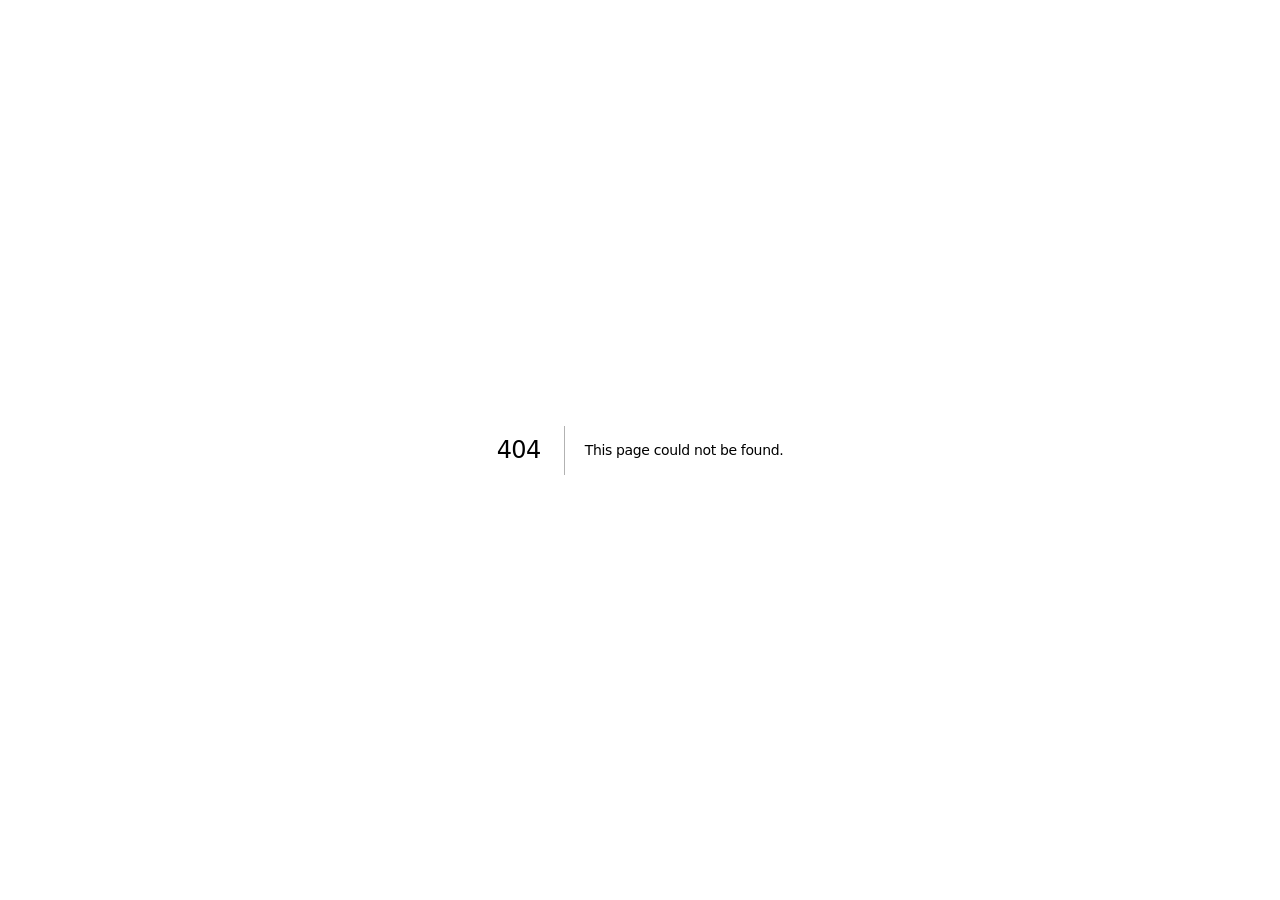
<file: 404/index.html>
<!DOCTYPE html><!--rQ3udbWvZWQl1QeBiL_gv--><html lang="pt-BR" data-tema="claro" data-contraste="normal" data-movimento="normal"><head><meta charSet="utf-8"/><meta name="viewport" content="width=device-width, initial-scale=1"/><link rel="preload" href="/_next/static/media/b65882aea40895ff-s.p.ttf" as="font" crossorigin="" type="font/ttf"/><link rel="preload" href="/_next/static/media/b77c440ca9b87d33-s.p.ttf" as="font" crossorigin="" type="font/ttf"/><link rel="preload" href="/_next/static/media/d73b390dc2633c93-s.p.ttf" as="font" crossorigin="" type="font/ttf"/><link rel="preload" href="/_next/static/media/e33b242085fea3bf-s.p.ttf" as="font" crossorigin="" type="font/ttf"/><link rel="preload" href="/_next/static/media/ecf729077cedfaf0-s.p.ttf" as="font" crossorigin="" type="font/ttf"/><link rel="stylesheet" href="/_next/static/css/05f416d57861d085.css" data-precedence="next"/><link rel="preload" as="script" fetchPriority="low" href="/_next/static/chunks/webpack-6ee9a981f274dc11.js"/><script src="/_next/static/chunks/4bd1b696-c023c6e3521b1417.js" async=""></script><script src="/_next/static/chunks/255-0e5ac6cd71b0e266.js" async=""></script><script src="/_next/static/chunks/main-app-4111e4307b3f79c0.js" async=""></script><script src="/_next/static/chunks/239-a04d7d8c0728e830.js" async=""></script><script src="/_next/static/chunks/619-9168df9c2a29b74b.js" async=""></script><script src="/_next/static/chunks/app/(default)/layout-9bfc2e1d11279949.js" async=""></script><meta name="robots" content="noindex"/><meta name="next-size-adjust" content=""/><title>404: This page could not be found.</title><meta name="theme-color" content="#0D0D21"/><title>Gestão Concreta — gestão de produção e financeiro para fábricas de concreto</title><meta name="description" content="Sistema de gestão para fábricas e indústrias de concreto: traço com custo por peça, produção, lotes com QR Code, vendas, NF-e, contas a receber e DRE no mesmo lugar."/><meta property="og:title" content="Gestão Concreta — gestão de produção e financeiro para fábricas de concreto"/><meta property="og:description" content="Sistema de gestão para fábricas e indústrias de concreto: traço com custo por peça, produção, lotes com QR Code, vendas, NF-e, contas a receber e DRE no mesmo lugar."/><meta property="og:locale" content="pt_BR"/><meta property="og:image" content="https://xn--gestoconcreta-zeb.com/marca/logos/logo-horizontal-negativa-transparente.png"/><meta property="og:type" content="website"/><meta name="twitter:card" content="summary_large_image"/><meta name="twitter:title" content="Gestão Concreta — gestão de produção e financeiro para fábricas de concreto"/><meta name="twitter:description" content="Sistema de gestão para fábricas e indústrias de concreto: traço com custo por peça, produção, lotes com QR Code, vendas, NF-e, contas a receber e DRE no mesmo lugar."/><meta name="twitter:image" content="https://xn--gestoconcreta-zeb.com/marca/logos/logo-horizontal-negativa-transparente.png"/><link rel="icon" href="/favicon.ico" type="image/x-icon" sizes="16x16"/><link rel="icon" href="/marca/favicons/favicon-32x32.png" sizes="32x32" type="image/png"/><link rel="icon" href="/marca/favicons/favicon-192x192.png" sizes="192x192" type="image/png"/><link rel="apple-touch-icon" href="/marca/favicons/apple-touch-icon.png"/><script>(function(){try{var p=Object.assign({"fonte":100,"tema":"sistema","contraste":"normal","movimento":"sistema"},JSON.parse(localStorage.getItem("gc-acessibilidade")||"{}"));var d=document.documentElement;var esc=p.tema==="escuro"||(p.tema==="sistema"&&matchMedia("(prefers-color-scheme: dark)").matches);d.dataset.tema=esc?"escuro":"claro";d.dataset.contraste=p.contraste;var red=p.movimento==="reduzido"||(p.movimento==="sistema"&&matchMedia("(prefers-reduced-motion: reduce)").matches);d.dataset.movimento=red?"reduzido":"normal";d.style.setProperty("--escala-fonte",p.fonte+"%")}catch(e){}})();</script><script src="/_next/static/chunks/polyfills-42372ed130431b0a.js" noModule=""></script></head><body class="__variable_627bf3 __variable_5f56ca bg-fundo font-texto tracking-tight text-tinta antialiased"><div hidden=""><!--$--><!--/$--></div><a href="#conteudo" class="sr-only z-50 rounded-lg bg-preto px-4 py-2 text-white focus:not-sr-only focus:fixed focus:left-4 focus:top-4">Pular para o conteúdo</a><div class="flex min-h-screen flex-col overflow-hidden supports-[overflow:clip]:overflow-clip"><div style="font-family:system-ui,&quot;Segoe UI&quot;,Roboto,Helvetica,Arial,sans-serif,&quot;Apple Color Emoji&quot;,&quot;Segoe UI Emoji&quot;;height:100vh;text-align:center;display:flex;flex-direction:column;align-items:center;justify-content:center"><div><style>body{color:#000;background:#fff;margin:0}.next-error-h1{border-right:1px solid rgba(0,0,0,.3)}@media (prefers-color-scheme:dark){body{color:#fff;background:#000}.next-error-h1{border-right:1px solid rgba(255,255,255,.3)}}</style><h1 class="next-error-h1" style="display:inline-block;margin:0 20px 0 0;padding:0 23px 0 0;font-size:24px;font-weight:500;vertical-align:top;line-height:49px">404</h1><div style="display:inline-block"><h2 style="font-size:14px;font-weight:400;line-height:49px;margin:0">This page could not be found.</h2></div></div></div><!--$--><!--/$--></div><script src="/_next/static/chunks/webpack-6ee9a981f274dc11.js" id="_R_" async=""></script><script>(self.__next_f=self.__next_f||[]).push([0])</script><script>self.__next_f.push([1,"1:\"$Sreact.fragment\"\n2:I[3537,[\"239\",\"static/chunks/239-a04d7d8c0728e830.js\",\"619\",\"static/chunks/619-9168df9c2a29b74b.js\",\"498\",\"static/chunks/app/(default)/layout-9bfc2e1d11279949.js\"],\"scriptInicial\"]\n3:I[9766,[],\"\"]\n4:I[8924,[],\"\"]\n5:I[4431,[],\"OutletBoundary\"]\n7:I[5278,[],\"AsyncMetadataOutlet\"]\n9:I[4431,[],\"ViewportBoundary\"]\nb:I[4431,[],\"MetadataBoundary\"]\nc:\"$Sreact.suspense\"\ne:I[7150,[],\"\"]\n:HL[\"/_next/static/media/b65882aea40895ff-s.p.ttf\",\"font\",{\"crossOrigin\":\"\",\"type\":\"font/ttf\"}]\n:HL[\"/_next/static/media/b77c440ca9b87d33-s.p.ttf\",\"font\",{\"crossOrigin\":\"\",\"type\":\"font/ttf\"}]\n:HL[\"/_next/static/media/d73b390dc2633c93-s.p.ttf\",\"font\",{\"crossOrigin\":\"\",\"type\":\"font/ttf\"}]\n:HL[\"/_next/static/media/e33b242085fea3bf-s.p.ttf\",\"font\",{\"crossOrigin\":\"\",\"type\":\"font/ttf\"}]\n:HL[\"/_next/static/media/ecf729077cedfaf0-s.p.ttf\",\"font\",{\"crossOrigin\":\"\",\"type\":\"font/ttf\"}]\n:HL[\"/_next/static/css/05f416d57861d085.css\",\"style\"]\n"])</script><script>self.__next_f.push([1,"0:{\"P\":null,\"b\":\"rQ3udbWvZWQl1QeBiL-gv\",\"p\":\"\",\"c\":[\"\",\"_not-found\",\"\"],\"i\":false,\"f\":[[[\"\",{\"children\":[\"/_not-found\",{\"children\":[\"__PAGE__\",{}]}]},\"$undefined\",\"$undefined\",true],[\"\",[\"$\",\"$1\",\"c\",{\"children\":[[[\"$\",\"link\",\"0\",{\"rel\":\"stylesheet\",\"href\":\"/_next/static/css/05f416d57861d085.css\",\"precedence\":\"next\",\"crossOrigin\":\"$undefined\",\"nonce\":\"$undefined\"}]],[\"$\",\"html\",null,{\"lang\":\"pt-BR\",\"suppressHydrationWarning\":true,\"data-tema\":\"claro\",\"data-contraste\":\"normal\",\"data-movimento\":\"normal\",\"children\":[[\"$\",\"head\",null,{\"children\":[\"$\",\"script\",null,{\"dangerouslySetInnerHTML\":{\"__html\":\"$2\"}}]}],[\"$\",\"body\",null,{\"className\":\"__variable_627bf3 __variable_5f56ca bg-fundo font-texto tracking-tight text-tinta antialiased\",\"children\":[[\"$\",\"a\",null,{\"href\":\"#conteudo\",\"className\":\"sr-only z-50 rounded-lg bg-preto px-4 py-2 text-white focus:not-sr-only focus:fixed focus:left-4 focus:top-4\",\"children\":\"Pular para o conteúdo\"}],[\"$\",\"div\",null,{\"className\":\"flex min-h-screen flex-col overflow-hidden supports-[overflow:clip]:overflow-clip\",\"children\":[\"$\",\"$L3\",null,{\"parallelRouterKey\":\"children\",\"error\":\"$undefined\",\"errorStyles\":\"$undefined\",\"errorScripts\":\"$undefined\",\"template\":[\"$\",\"$L4\",null,{}],\"templateStyles\":\"$undefined\",\"templateScripts\":\"$undefined\",\"notFound\":\"$undefined\",\"forbidden\":\"$undefined\",\"unauthorized\":\"$undefined\"}]}]]}]]}]]}],{\"children\":[\"/_not-found\",[\"$\",\"$1\",\"c\",{\"children\":[null,[\"$\",\"$L3\",null,{\"parallelRouterKey\":\"children\",\"error\":\"$undefined\",\"errorStyles\":\"$undefined\",\"errorScripts\":\"$undefined\",\"template\":[\"$\",\"$L4\",null,{}],\"templateStyles\":\"$undefined\",\"templateScripts\":\"$undefined\",\"notFound\":\"$undefined\",\"forbidden\":\"$undefined\",\"unauthorized\":\"$undefined\"}]]}],{\"children\":[\"__PAGE__\",[\"$\",\"$1\",\"c\",{\"children\":[[[\"$\",\"title\",null,{\"children\":\"404: This page could not be found.\"}],[\"$\",\"div\",null,{\"style\":{\"fontFamily\":\"system-ui,\\\"Segoe UI\\\",Roboto,Helvetica,Arial,sans-serif,\\\"Apple Color Emoji\\\",\\\"Segoe UI Emoji\\\"\",\"height\":\"100vh\",\"textAlign\":\"center\",\"display\":\"flex\",\"flexDirection\":\"column\",\"alignItems\":\"center\",\"justifyContent\":\"center\"},\"children\":[\"$\",\"div\",null,{\"children\":[[\"$\",\"style\",null,{\"dangerouslySetInnerHTML\":{\"__html\":\"body{color:#000;background:#fff;margin:0}.next-error-h1{border-right:1px solid rgba(0,0,0,.3)}@media (prefers-color-scheme:dark){body{color:#fff;background:#000}.next-error-h1{border-right:1px solid rgba(255,255,255,.3)}}\"}}],[\"$\",\"h1\",null,{\"className\":\"next-error-h1\",\"style\":{\"display\":\"inline-block\",\"margin\":\"0 20px 0 0\",\"padding\":\"0 23px 0 0\",\"fontSize\":24,\"fontWeight\":500,\"verticalAlign\":\"top\",\"lineHeight\":\"49px\"},\"children\":404}],[\"$\",\"div\",null,{\"style\":{\"display\":\"inline-block\"},\"children\":[\"$\",\"h2\",null,{\"style\":{\"fontSize\":14,\"fontWeight\":400,\"lineHeight\":\"49px\",\"margin\":0},\"children\":\"This page could not be found.\"}]}]]}]}]],null,[\"$\",\"$L5\",null,{\"children\":[\"$L6\",[\"$\",\"$L7\",null,{\"promise\":\"$@8\"}]]}]]}],{},null,false]},null,false]},null,false],[\"$\",\"$1\",\"h\",{\"children\":[[\"$\",\"meta\",null,{\"name\":\"robots\",\"content\":\"noindex\"}],[[\"$\",\"$L9\",null,{\"children\":\"$La\"}],[\"$\",\"meta\",null,{\"name\":\"next-size-adjust\",\"content\":\"\"}]],[\"$\",\"$Lb\",null,{\"children\":[\"$\",\"div\",null,{\"hidden\":true,\"children\":[\"$\",\"$c\",null,{\"fallback\":null,\"children\":\"$Ld\"}]}]}]]}],false]],\"m\":\"$undefined\",\"G\":[\"$e\",[]],\"s\":false,\"S\":true}\n"])</script><script>self.__next_f.push([1,"a:[[\"$\",\"meta\",\"0\",{\"charSet\":\"utf-8\"}],[\"$\",\"meta\",\"1\",{\"name\":\"viewport\",\"content\":\"width=device-width, initial-scale=1\"}],[\"$\",\"meta\",\"2\",{\"name\":\"theme-color\",\"content\":\"#0D0D21\"}]]\n6:null\n"])</script><script>self.__next_f.push([1,"f:I[622,[],\"IconMark\"]\n"])</script><script>self.__next_f.push([1,"8:{\"metadata\":[[\"$\",\"title\",\"0\",{\"children\":\"Gestão Concreta — gestão de produção e financeiro para fábricas de concreto\"}],[\"$\",\"meta\",\"1\",{\"name\":\"description\",\"content\":\"Sistema de gestão para fábricas e indústrias de concreto: traço com custo por peça, produção, lotes com QR Code, vendas, NF-e, contas a receber e DRE no mesmo lugar.\"}],[\"$\",\"meta\",\"2\",{\"property\":\"og:title\",\"content\":\"Gestão Concreta — gestão de produção e financeiro para fábricas de concreto\"}],[\"$\",\"meta\",\"3\",{\"property\":\"og:description\",\"content\":\"Sistema de gestão para fábricas e indústrias de concreto: traço com custo por peça, produção, lotes com QR Code, vendas, NF-e, contas a receber e DRE no mesmo lugar.\"}],[\"$\",\"meta\",\"4\",{\"property\":\"og:locale\",\"content\":\"pt_BR\"}],[\"$\",\"meta\",\"5\",{\"property\":\"og:image\",\"content\":\"https://xn--gestoconcreta-zeb.com/marca/logos/logo-horizontal-negativa-transparente.png\"}],[\"$\",\"meta\",\"6\",{\"property\":\"og:type\",\"content\":\"website\"}],[\"$\",\"meta\",\"7\",{\"name\":\"twitter:card\",\"content\":\"summary_large_image\"}],[\"$\",\"meta\",\"8\",{\"name\":\"twitter:title\",\"content\":\"Gestão Concreta — gestão de produção e financeiro para fábricas de concreto\"}],[\"$\",\"meta\",\"9\",{\"name\":\"twitter:description\",\"content\":\"Sistema de gestão para fábricas e indústrias de concreto: traço com custo por peça, produção, lotes com QR Code, vendas, NF-e, contas a receber e DRE no mesmo lugar.\"}],[\"$\",\"meta\",\"10\",{\"name\":\"twitter:image\",\"content\":\"https://xn--gestoconcreta-zeb.com/marca/logos/logo-horizontal-negativa-transparente.png\"}],[\"$\",\"link\",\"11\",{\"rel\":\"icon\",\"href\":\"/favicon.ico\",\"type\":\"image/x-icon\",\"sizes\":\"16x16\"}],[\"$\",\"link\",\"12\",{\"rel\":\"icon\",\"href\":\"/marca/favicons/favicon-32x32.png\",\"sizes\":\"32x32\",\"type\":\"image/png\"}],[\"$\",\"link\",\"13\",{\"rel\":\"icon\",\"href\":\"/marca/favicons/favicon-192x192.png\",\"sizes\":\"192x192\",\"type\":\"image/png\"}],[\"$\",\"link\",\"14\",{\"rel\":\"apple-touch-icon\",\"href\":\"/marca/favicons/apple-touch-icon.png\"}],[\"$\",\"$Lf\",\"15\",{}]],\"error\":null,\"digest\":\"$undefined\"}\n"])</script><script>self.__next_f.push([1,"d:\"$8:metadata\"\n"])</script></body></html>
</file>
